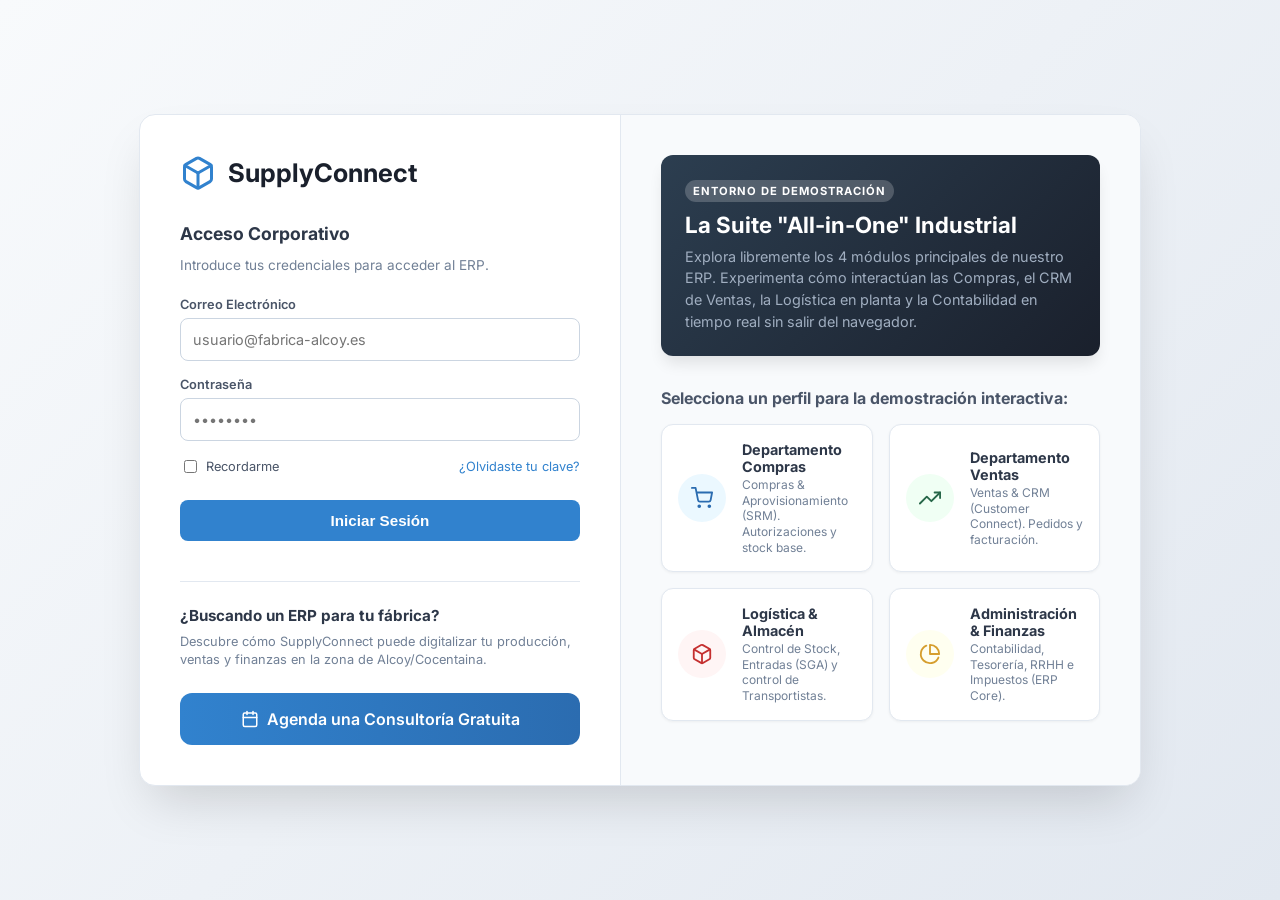
<file: index.html>
<!doctype html>
<html lang="es">
  <head>
    <meta charset="UTF-8" />
    <meta name="viewport" content="width=device-width, initial-scale=1.0" />
    <title>SupplyConnect - Acceso Corporativo</title>
    <link href="https://fonts.googleapis.com/css2?family=Inter:wght@300;400;500;600;700&display=swap" rel="stylesheet" />

    <link rel="icon" type="image/svg+xml" href="data:image/svg+xml,<svg xmlns='http://www.w3.org/2000/svg' viewBox='0 0 24 24' fill='none' stroke='%233182ce' stroke-width='2' stroke-linecap='round' stroke-linejoin='round'><path d='M21 16V8a2 2 0 0 0-1-1.73l-7-4a2 2 0 0 0-2 0l-7 4A2 2 0 0 0 3 8v8a2 2 0 0 0 1 1.73l7 4a2 2 0 0 0 2 0l7-4A2 2 0 0 0 21 16z'></path><polyline points='3.27 6.96 12 12.01 20.73 6.96'></polyline><line x1='12' y1='22.08' x2='12' y2='12'></line></svg>">
    <!-- SEO y Redes Sociales (Open Graph para Miniaturas) -->
    <meta property="og:title" content="SupplyConnect - Suite ERP Industrial" />
    <meta property="og:description" content="Plataforma integral de gestión para Compras, Ventas, Logística y Finanzas en entorno industrial." />
    <meta property="og:type" content="website" />
    <meta property="og:url" content="https://mndesignweb.es/supplyconnect/" />
    <!-- Miniatura que se verá al compartir el enlace (Sube una imagen de 1200x630px llamada og-image.jpg a la carpeta) -->
    <meta property="og:image" content="https://mndesignweb.es/supplyconnect/og-image.jpg" />
    <style>
      /* ========================================================
        ESTILIZACIÓN DE LA BARRA DE DESPLAZAMIENTO (SCROLLBAR)
        ======================================================== */

      /* 1. Anchura y altura general de la barra */
      ::-webkit-scrollbar {
        width: 8px; /* Más fina que la de Windows (suele ser 16px) */
        height: 8px; /* Para los scrolls horizontales en tablas */
      }

      /* 2. El "carril" o fondo por donde se desliza la barra */
      ::-webkit-scrollbar-track {
        background-color: transparent; /* Transparente para que no ensucie el diseño */
        border-radius: 10px;
      }

      /* 3. La "píldora" (el pulgar) que el usuario arrastra */
      ::-webkit-scrollbar-thumb {
        background-color: #cbd5e1; /* Un gris muy suave y elegante (var(--border-color)) */
        border-radius: 10px;       /* Bordes redondeados */
        border: 2px solid transparent; /* Truco para darle un poco de "margen" invisible */
        background-clip: padding-box;  /* Hace que el borde transparente se respete */
      }

      /* 4. La píldora cuando pasas el ratón por encima (Hover) */
      ::-webkit-scrollbar-thumb:hover {
        background-color: #94a3b8; /* Un gris un poco más oscuro al interactuar */
      }

      /* Soporte para Firefox (usa un estándar diferente, más limitado) */
      * {
        scrollbar-width: thin;          /* Barra más fina */
        scrollbar-color: #cbd5e1 transparent; /* Color del thumb y del track */
      }
      
      body {
        margin: 0;
        font-family: 'Inter', sans-serif;
        background: linear-gradient(135deg, #f8fafc 0%, #e2e8f0 100%);
        min-height: 100vh;
        display: flex;
        align-items: center;
        justify-content: center;
        padding: 40px 20px;
        box-sizing: border-box;
      }

      .login-wrapper {
        display: flex;
        background: white;
        border-radius: 16px;
        box-shadow: 0 25px 50px -12px rgba(0, 0, 0, 0.15);
        border: 1px solid #e2e8f0;
        max-width: 1000px;
        width: 100%;
        overflow: hidden;
        flex-direction: row;
      }

      .login-col-left {
        width: 400px;
        padding: 40px;
        display: flex;
        flex-direction: column;
        justify-content: space-between;
        flex-shrink: 0;
      }

      .login-col-right {
        flex-grow: 1;
        background-color: #f8fafc;
        padding: 40px;
        border-left: 1px solid #e2e8f0;
        display: flex;
        flex-direction: column;
      }

      /* Hover Effects para los botones de Demo */
      .demo-card {
        text-decoration: none;
        display: flex;
        align-items: center;
        padding: 16px;
        gap: 16px;
        border: 1px solid #e2e8f0;
        border-radius: 12px;
        background: white;
        transition: all 0.2s ease;
        box-shadow: 0 1px 3px rgba(0,0,0,0.05);
      }
      .demo-card:hover {
        transform: translateY(-2px);
        box-shadow: 0 10px 15px -3px rgba(0, 0, 0, 0.1);
        border-color: #cbd5e1;
      }

      /* Botón Consultoría Animado */
      .cta-consultoria {
        background: linear-gradient(to right, #3182ce, #2b6cb0);
        color: white;
        padding: 16px;
        border-radius: 12px;
        text-decoration: none;
        font-weight: 600;
        margin-top: 24px;
        transition: transform 0.2s ease, box-shadow 0.2s ease;
        display: flex;
        align-items: center;
        justify-content: center;
        gap: 8px;
      }
      .cta-consultoria:hover {
        transform: scale(1.02);
        box-shadow: 0 10px 15px -3px rgba(49, 130, 206, 0.3);
      }

      /* Responsive (Móviles) */
      @media (max-width: 850px) {
        .login-wrapper {
          flex-direction: column;
        }
        .login-col-left {
          width: 100%;
          border-bottom: 1px solid #e2e8f0;
        }
      }
    </style>
  </head>
  <body>

    <div class="login-wrapper">
      
      <!-- COLUMNA IZQUIERDA (Formulario y CTA) -->
      <div class="login-col-left">
        <div>
          <!-- Logo y Título -->
          <div style="display: flex; align-items: center; gap: 12px; margin-bottom: 32px;">
            <svg width="36" height="36" viewBox="0 0 24 24" fill="none" stroke="currentColor" stroke-width="2" stroke-linecap="round" stroke-linejoin="round" style="color: #3182ce;">
              <path d="M21 16V8a2 2 0 0 0-1-1.73l-7-4a2 2 0 0 0-2 0l-7 4A2 2 0 0 0 3 8v8a2 2 0 0 0 1 1.73l7 4a2 2 0 0 0 2 0l7-4A2 2 0 0 0 21 16z"></path>
              <polyline points="3.27 6.96 12 12.01 20.73 6.96"></polyline>
              <line x1="12" y1="22.08" x2="12" y2="12"></line>
            </svg>
            <h2 style="font-size: 1.6rem; color: #1a202c; margin: 0; font-weight: 700;">SupplyConnect</h2>
          </div>

          <h3 style="font-size: 1.1rem; color: #2d3748; margin-bottom: 8px;">Acceso Corporativo</h3>
          <p style="font-size: 0.85rem; color: #718096; margin-bottom: 24px;">Introduce tus credenciales para acceder al ERP.</p>

          <!-- Formulario -->
          <form onsubmit="event.preventDefault(); window.location.href='compras.html?user=carlos';" style="display: flex; flex-direction: column; gap: 16px;">
            <div>
              <label style="display: block; font-size: 0.8rem; font-weight: 600; color: #4a5568; margin-bottom: 6px;">Correo Electrónico</label>
              <input type="email" placeholder="usuario@fabrica-alcoy.es" required style="width: 100%; padding: 12px; border: 1px solid #cbd5e1; border-radius: 8px; font-family: inherit; font-size: 0.9rem; box-sizing: border-box;" />
            </div>
            <div>
              <label style="display: block; font-size: 0.8rem; font-weight: 600; color: #4a5568; margin-bottom: 6px;">Contraseña</label>
              <input type="password" placeholder="••••••••" required style="width: 100%; padding: 12px; border: 1px solid #cbd5e1; border-radius: 8px; font-family: inherit; font-size: 0.9rem; box-sizing: border-box;" />
            </div>
            
            <div style="display: flex; justify-content: space-between; align-items: center; font-size: 0.8rem;">
              <label style="display: flex; align-items: center; gap: 6px; color: #4a5568; cursor: pointer;">
                <input type="checkbox" /> Recordarme
              </label>
              <a href="#" style="color: #3182ce; text-decoration: none;">¿Olvidaste tu clave?</a>
            </div>

            <button type="submit" style="background-color: #3182ce; color: white; border: none; padding: 12px; border-radius: 8px; font-weight: 600; font-size: 0.95rem; cursor: pointer; transition: background 0.2s; margin-top: 8px;" onmouseover="this.style.backgroundColor='#2b6cb0'" onmouseout="this.style.backgroundColor='#3182ce'">Iniciar Sesión</button>
          </form>
        </div>

        <!-- Call To Action (Consultoría) -->
        <div style="margin-top: 40px; border-top: 1px solid #e2e8f0; padding-top: 24px;">
          <h4 style="font-size: 0.95rem; color: #2d3748; margin: 0 0 8px 0;">¿Buscando un ERP para tu fábrica?</h4>
          <p style="font-size: 0.8rem; color: #718096; margin: 0 0 16px 0; line-height: 1.4;">Descubre cómo SupplyConnect puede digitalizar tu producción, ventas y finanzas en la zona de Alcoy/Cocentaina.</p>
          <a href="#" onclick="alert('Aquí abrirías Calendly o redirigirías a tu página de contacto')" class="cta-consultoria">
            <svg width="18" height="18" viewBox="0 0 24 24" fill="none" stroke="currentColor" stroke-width="2" stroke-linecap="round" stroke-linejoin="round">
              <rect x="3" y="4" width="18" height="18" rx="2" ry="2"></rect>
              <line x1="16" y1="2" x2="16" y2="6"></line>
              <line x1="8" y1="2" x2="8" y2="6"></line>
              <line x1="3" y1="10" x2="21" y2="10"></line>
            </svg>
            Agenda una Consultoría Gratuita
          </a>
        </div>
      </div>

      <!-- COLUMNA DERECHA (Banner y Demo) -->
      <div class="login-col-right">
        
        <!-- Banner Explicativo -->
        <div style="background: linear-gradient(135deg, #2c3e50 0%, #1a202c 100%); border-radius: 12px; padding: 24px; color: white; margin-bottom: 32px; box-shadow: 0 10px 15px -3px rgba(0,0,0,0.1);">
          <span style="background-color: rgba(255,255,255,0.2); font-size: 0.7rem; font-weight: 700; padding: 4px 8px; border-radius: 16px; text-transform: uppercase; letter-spacing: 1px;">Entorno de Demostración</span>
          <h2 style="font-size: 1.4rem; margin: 12px 0 8px 0;">La Suite "All-in-One" Industrial</h2>
          <p style="font-size: 0.9rem; color: #a0aec0; margin: 0; line-height: 1.5;">
            Explora libremente los 4 módulos principales de nuestro ERP. Experimenta cómo interactúan las Compras, el CRM de Ventas, la Logística en planta y la Contabilidad en tiempo real sin salir del navegador.
          </p>
        </div>

        <h3 style="font-size: 1rem; color: #4a5568; margin: 0 0 16px 0;">Selecciona un perfil para la demostración interactiva:</h3>

        <!-- Grid 2x2 para Accesos de Demo -->
        <div style="display: grid; grid-template-columns: 1fr 1fr; gap: 16px;">
          
          <!-- COMPRAS -->
          <a href="compras.html?user=carlos" class="demo-card">
            <div style="background-color: #ebf8ff; width: 48px; height: 48px; border-radius: 50%; display: flex; align-items: center; justify-content: center; flex-shrink: 0;">
              <svg width="22" height="22" viewBox="0 0 24 24" fill="none" stroke="#2b6cb0" stroke-width="2" stroke-linecap="round" stroke-linejoin="round">
                <circle cx="9" cy="21" r="1"></circle>
                <circle cx="20" cy="21" r="1"></circle>
                <path d="M1 1h4l2.68 13.39a2 2 0 0 0 2 1.61h9.72a2 2 0 0 0 2-1.61L23 6H6"></path>
              </svg>
            </div>
            <div>
              <strong style="display: block; font-size: 0.9rem; color: #2d3748; margin-bottom: 2px;">Departamento Compras</strong>
              <span style="font-size: 0.75rem; color: #718096; display: block; line-height: 1.3;">Compras & Aprovisionamiento (SRM). Autorizaciones y stock base.</span>
            </div>
          </a>

          <!-- VENTAS -->
          <a href="ventas.html" class="demo-card">
            <div style="background-color: #f0fff4; width: 48px; height: 48px; border-radius: 50%; display: flex; align-items: center; justify-content: center; flex-shrink: 0;">
              <svg width="22" height="22" viewBox="0 0 24 24" fill="none" stroke="#276749" stroke-width="2" stroke-linecap="round" stroke-linejoin="round">
                <polyline points="23 6 13.5 15.5 8.5 10.5 1 18"></polyline>
                <polyline points="17 6 23 6 23 12"></polyline>
              </svg>
            </div>
            <div>
              <strong style="display: block; font-size: 0.9rem; color: #2d3748; margin-bottom: 2px;">Departamento Ventas</strong>
              <span style="font-size: 0.75rem; color: #718096; display: block; line-height: 1.3;">Ventas & CRM (Customer Connect). Pedidos y facturación.</span>
            </div>
          </a>

          <!-- ALMACÉN -->
          <a href="almacen.html" class="demo-card">
            <div style="background-color: #fff5f5; width: 48px; height: 48px; border-radius: 50%; display: flex; align-items: center; justify-content: center; flex-shrink: 0;">
              <svg width="22" height="22" viewBox="0 0 24 24" fill="none" stroke="#c53030" stroke-width="2" stroke-linecap="round" stroke-linejoin="round">
                <path d="M21 16V8a2 2 0 0 0-1-1.73l-7-4a2 2 0 0 0-2 0l-7 4A2 2 0 0 0 3 8v8a2 2 0 0 0 1 1.73l7 4a2 2 0 0 0 2 0l7-4A2 2 0 0 0 21 16z"></path>
                <polyline points="3.27 6.96 12 12.01 20.73 6.96"></polyline>
                <line x1="12" y1="22.08" x2="12" y2="12"></line>
              </svg>
            </div>
            <div>
              <strong style="display: block; font-size: 0.9rem; color: #2d3748; margin-bottom: 2px;">Logística & Almacén</strong>
              <span style="font-size: 0.75rem; color: #718096; display: block; line-height: 1.3;">Control de Stock, Entradas (SGA) y control de Transportistas.</span>
            </div>
          </a>

          <!-- FINANZAS -->
          <a href="finanzas.html" class="demo-card">
            <div style="background-color: #fffff0; width: 48px; height: 48px; border-radius: 50%; display: flex; align-items: center; justify-content: center; flex-shrink: 0;">
              <svg width="22" height="22" viewBox="0 0 24 24" fill="none" stroke="#d69e2e" stroke-width="2" stroke-linecap="round" stroke-linejoin="round">
                <path d="M21.21 15.89A10 10 0 1 1 8 2.83"></path>
                <path d="M22 12A10 10 0 0 0 12 2v10z"></path>
              </svg>
            </div>
            <div>
              <strong style="display: block; font-size: 0.9rem; color: #2d3748; margin-bottom: 2px;">Administración & Finanzas</strong>
              <span style="font-size: 0.75rem; color: #718096; display: block; line-height: 1.3;">Contabilidad, Tesorería, RRHH e Impuestos (ERP Core).</span>
            </div>
          </a>

        </div>

      </div>
    </div>

  </body>
</html>
</file>
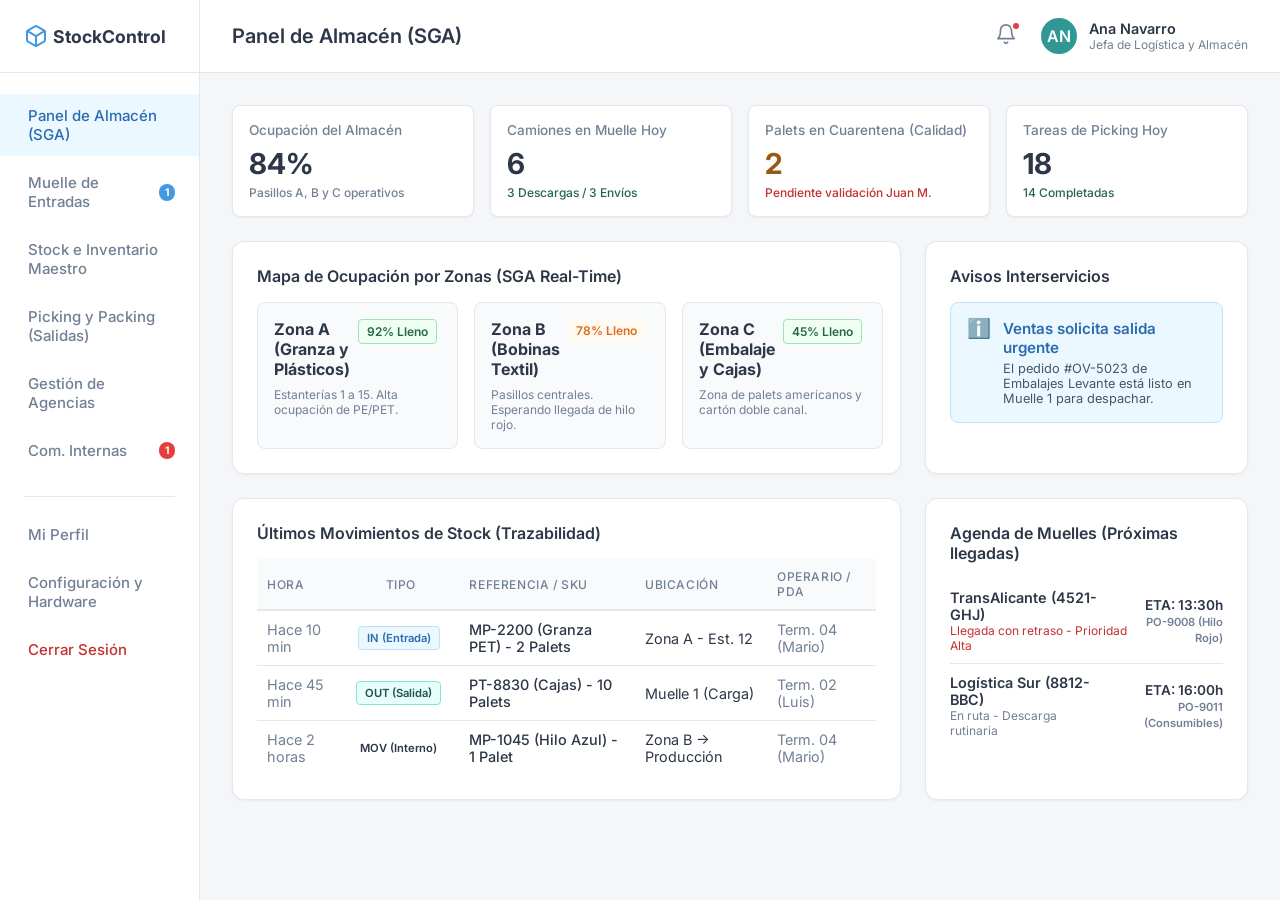
<file: almacen.html>
<!doctype html>
<html lang="es">
  <head>
    <meta charset="UTF-8" />
    <meta name="viewport" content="width=device-width, initial-scale=1.0" />
    <title>StockControl(SGA) - Acceso Logística</title>
    <link href="https://fonts.googleapis.com/css2?family=Inter:wght@300;400;500;600;700&display=swap" rel="stylesheet" />
    <link rel="stylesheet" href="style.css" />
    <link rel="icon" type="image/svg+xml" href="data:image/svg+xml,<svg xmlns='http://www.w3.org/2000/svg' viewBox='0 0 24 24' fill='none' stroke='%233182ce' stroke-width='2' stroke-linecap='round' stroke-linejoin='round'><path d='M21 16V8a2 2 0 0 0-1-1.73l-7-4a2 2 0 0 0-2 0l-7 4A2 2 0 0 0 3 8v8a2 2 0 0 0 1 1.73l7 4a2 2 0 0 0 2 0l7-4A2 2 0 0 0 21 16z'></path><polyline points='3.27 6.96 12 12.01 20.73 6.96'></polyline><line x1='12' y1='22.08' x2='12' y2='12'></line></svg>">    <!-- SEO y Redes Sociales (Open Graph para Miniaturas) -->
    <meta property="og:title" content="SupplyConnect - Suite ERP Industrial" />
    <meta property="og:description" content="Plataforma integral de gestión para Compras, Ventas, Logística y Finanzas en entorno industrial." />
    <meta property="og:type" content="website" />
    <meta property="og:url" content="https://mndesignweb.es/supplyconnect/almacen" />
    <!-- Miniatura que se verá al compartir el enlace (Sube una imagen de 1200x630px llamada og-image.jpg a la carpeta) -->
    <meta property="og:image" content="https://mndesignweb.es/supplyconnect/og-image.jpg" />
  </head>
  <body>
    <aside class="sidebar">
      <div class="sidebar-header">
        <svg width="24" height="24" viewBox="0 0 24 24" fill="none" stroke="currentColor" stroke-width="2" stroke-linecap="round" stroke-linejoin="round" style="color: var(--primary)">
          <path d="M21 16V8a2 2 0 0 0-1-1.73l-7-4a2 2 0 0 0-2 0l-7 4A2 2 0 0 0 3 8v8a2 2 0 0 0 1 1.73l7 4a2 2 0 0 0 2 0l7-4A2 2 0 0 0 21 16z"></path>
          <polyline points="3.27 6.96 12 12.01 20.73 6.96"></polyline>
          <line x1="12" y1="22.08" x2="12" y2="12"></line>
        </svg>
        <h2>StockControl</h2>
      </div>
      <nav class="sidebar-nav">
        <a class="nav-item active" data-target="dashboard-almacen" onclick="activateNav(this)">Panel de Almacén (SGA)</a>
        <a class="nav-item" data-target="recepcion" onclick="activateNav(this)">
          Muelle de Entradas <span style="margin-left: auto; background-color: var(--primary); color: white; font-size: 0.65rem; padding: 2px 6px; border-radius: 10px; font-weight: 700;">1</span>
        </a>
        <a class="nav-item" data-target="inventario" onclick="activateNav(this)">Stock e Inventario Maestro</a>
        <a class="nav-item" data-target="picking" onclick="activateNav(this)">Picking y Packing (Salidas)</a>
        <a class="nav-item" data-target="agencias" onclick="activateNav(this)">Gestión de Agencias</a>
        <a class="nav-item" data-target="comunicaciones" onclick="activateNav(this)">
          Com. Internas <span style="margin-left: auto; background-color: #e53e3e; color: white; font-size: 0.65rem; padding: 2px 6px; border-radius: 10px; font-weight: 700;">1</span>
        </a>
        
        <div style="height: 1px; background-color: var(--border-color); margin: 24px 24px 16px 24px;"></div>
        
        <a class="nav-item" data-target="mi-perfil" onclick="activateNav(this)">Mi Perfil</a>
        <a class="nav-item" data-target="configuracion-sga" onclick="activateNav(this)">Configuración y Hardware</a>
        <a class="nav-item" style="color: var(--alert-text); margin-top: auto;" href="index.html">Cerrar Sesión</a>
      </nav>
    </aside>

    <div class="main-content">
      <header class="topbar">
        <div class="topbar-title">
          <h1 id="topbar-title-text">Panel de Almacén (SGA)</h1>
        </div>
        <div class="user-profile">
          <div class="notification-bell" onclick="toggleNotificaciones()">
            <svg width="22" height="22" viewBox="0 0 24 24" fill="none" stroke="currentColor" stroke-width="1.8" stroke-linecap="round" stroke-linejoin="round">
              <path d="M18 8A6 6 0 0 0 6 8c0 7-3 9-3 9h18s-3-2-3-9"></path>
              <path d="M13.73 21a2 2 0 0 1-3.46 0"></path>
            </svg>
            <div class="notification-dot"></div>
          </div>
          <div style="display: flex; align-items: center; gap: 12px; margin-left: 8px;">
            <div class="avatar" style="background-color: #319795;">AN</div>
            <div class="user-info">
              <span class="user-name">Ana Navarro</span>
              <span class="user-role">Jefa de Logística y Almacén</span>
            </div>
          </div>
        </div>
      </header>

      <main class="dashboard-container">
        
        <!-- VISTA: DASHBOARD ALMACÉN -->
        <section id="dashboard-almacen" class="view-section active">
          <div class="dashboard-grid">
            
            <!-- KPIs (Fila 1) -->
            <div class="kpi-container col-span-12">
              <div class="kpi-card">
                <div class="kpi-title">Ocupación del Almacén</div>
                <div class="kpi-value">84%</div>
                <div class="kpi-trend neutral">Pasillos A, B y C operativos</div>
              </div>
              <div class="kpi-card">
                <div class="kpi-title">Camiones en Muelle Hoy</div>
                <div class="kpi-value">6</div>
                <div class="kpi-trend positive">3 Descargas / 3 Envíos</div>
              </div>
              <div class="kpi-card">
                <div class="kpi-title">Palets en Cuarentena (Calidad)</div>
                <div class="kpi-value" style="color: var(--warning-text);">2</div>
                <div class="kpi-trend negative">Pendiente validación Juan M.</div>
              </div>
              <div class="kpi-card">
                <div class="kpi-title">Tareas de Picking Hoy</div>
                <div class="kpi-value">18</div>
                <div class="kpi-trend positive">14 Completadas</div>
              </div>
            </div>

            <!-- Mapa de Stock en Tiempo Real (Fila 2 - Izquierda) -->
            <div class="card col-span-8">
              <div class="card-header"><h3 class="card-title">Mapa de Ocupación por Zonas (SGA Real-Time)</h3></div>
              <div style="display: grid; grid-template-columns: repeat(3, 1fr); gap: 16px; margin-top: 10px;">
                <div style="background-color: #f8fafc; border: 1px solid var(--border-color); padding: 16px; border-radius: 8px;">
                  <div style="display: flex; justify-content: space-between; align-items: flex-start; gap: 8px; margin-bottom: 8px;">
                    <strong>Zona A (Granza y Plásticos)</strong>
                    <span class="tag tag-success" style="white-space: nowrap;">92% Lleno</span>
                  </div>
                  <p style="font-size: 0.75rem; color: var(--text-muted);">Estanterías 1 a 15. Alta ocupación de PE/PET.</p>
                </div>
                
                <div style="background-color: #f8fafc; border: 1px solid var(--border-color); padding: 16px; border-radius: 8px;">
                  <div style="display: flex; justify-content: space-between; align-items: flex-start; gap: 8px; margin-bottom: 8px;">
                    <strong>Zona B (Bobinas Textil)</strong>
                    <span class="tag tag-warning" style="background: #fffaf0; color: #dd6b20; border-color: #fbd38d; white-space: nowrap;">78% Lleno</span>
                  </div>
                  <p style="font-size: 0.75rem; color: var(--text-muted);">Pasillos centrales. Esperando llegada de hilo rojo.</p>
                </div>
                
                <div style="background-color: #f8fafc; border: 1px solid var(--border-color); padding: 16px; border-radius: 8px;">
                  <div style="display: flex; justify-content: space-between; align-items: flex-start; gap: 8px; margin-bottom: 8px;">
                    <strong>Zona C (Embalaje y Cajas)</strong>
                    <span class="tag tag-success" style="white-space: nowrap;">45% Lleno</span>
                  </div>
                  <p style="font-size: 0.75rem; color: var(--text-muted);">Zona de palets americanos y cartón doble canal.</p>
                </div>
              </div>
            </div>

            <!-- Alerta de Enlaces (Fila 2 - Derecha) -->
            <div class="card col-span-4">
              <div class="card-header"><h3 class="card-title">Avisos Interservicios</h3></div>
              <div class="alert-box" style="background-color: #ebf8ff; border-color: #bee3f8; margin-bottom: 12px;">
                <div class="alert-icon" style="color: #2b6cb0;">ℹ️</div>
                <div class="alert-content">
                  <p style="color: #2b6cb0; font-weight: 600;">Ventas solicita salida urgente</p>
                  <span style="color: #4a5568; font-size: 0.8rem;">El pedido #OV-5023 de Embalajes Levante está listo en Muelle 1 para despachar.</span>
                </div>
              </div>
            </div>

            <!-- Últimos Movimientos (Fila 3 - Izquierda) -->
            <div class="card col-span-8">
              <div class="card-header"><h3 class="card-title">Últimos Movimientos de Stock (Trazabilidad)</h3></div>
              <div class="table-container">
                <table style="width: 100%; font-size: 0.85rem;">
                  <thead style="background-color: #f8fafc; border-bottom: 2px solid var(--border-color);">
                    <tr>
                      <th style="padding: 10px; text-align: left;">Hora</th>
                      <th style="padding: 10px; text-align: center;">Tipo</th>
                      <th style="padding: 10px; text-align: left;">Referencia / SKU</th>
                      <th style="padding: 10px; text-align: left;">Ubicación</th>
                      <th style="padding: 10px; text-align: left;">Operario / PDA</th>
                    </tr>
                  </thead>
                  <tbody>
                    <tr style="border-bottom: 1px solid var(--border-color);">
                      <td style="padding: 10px; color: var(--text-muted);">Hace 10 min</td>
                      <td style="padding: 10px; text-align: center;"><span class="tag tag-info" style="font-size: 0.7rem;">IN (Entrada)</span></td>
                      <td style="padding: 10px; font-weight: 500;">MP-2200 (Granza PET) - 2 Palets</td>
                      <td style="padding: 10px;">Zona A - Est. 12</td>
                      <td style="padding: 10px; color: var(--text-muted);">Term. 04 (Mario)</td>
                    </tr>
                    <tr style="border-bottom: 1px solid var(--border-color);">
                      <td style="padding: 10px; color: var(--text-muted);">Hace 45 min</td>
                      <td style="padding: 10px; text-align: center;"><span class="tag tag-success" style="font-size: 0.7rem; background-color: #e6fffa; color: #234e52; border-color: #81e6d9;">OUT (Salida)</span></td>
                      <td style="padding: 10px; font-weight: 500;">PT-8830 (Cajas) - 10 Palets</td>
                      <td style="padding: 10px;">Muelle 1 (Carga)</td>
                      <td style="padding: 10px; color: var(--text-muted);">Term. 02 (Luis)</td>
                    </tr>
                    <tr>
                      <td style="padding: 10px; color: var(--text-muted);">Hace 2 horas</td>
                      <td style="padding: 10px; text-align: center;"><span class="tag tag-warning" style="font-size: 0.7rem;">MOV (Interno)</span></td>
                      <td style="padding: 10px; font-weight: 500;">MP-1045 (Hilo Azul) - 1 Palet</td>
                      <td style="padding: 10px;">Zona B → Producción</td>
                      <td style="padding: 10px; color: var(--text-muted);">Term. 04 (Mario)</td>
                    </tr>
                  </tbody>
                </table>
              </div>
            </div>

            <!-- Agenda de Muelles (Fila 3 - Derecha) -->
            <div class="card col-span-4">
              <div class="card-header"><h3 class="card-title">Agenda de Muelles (Próximas llegadas)</h3></div>
              <ul class="score-list" style="margin-top: 10px;">
                <li class="score-item" style="padding: 10px 0;">
                  <div class="score-info">
                    <h4 style="font-size: 0.9rem; margin: 0;">TransAlicante (4521-GHJ)</h4>
                    <p style="font-size: 0.75rem; color: var(--alert-text);">Llegada con retraso - Prioridad Alta</p>
                  </div>
                  <div style="font-weight: 600; font-size: 0.85rem; text-align: right;">
                    ETA: 13:30h<br>
                    <span style="font-size: 0.7rem; color: var(--text-muted);">PO-9008 (Hilo Rojo)</span>
                  </div>
                </li>
                <li class="score-item" style="padding: 10px 0; border-bottom: none;">
                  <div class="score-info">
                    <h4 style="font-size: 0.9rem; margin: 0;">Logística Sur (8812-BBC)</h4>
                    <p style="font-size: 0.75rem; color: var(--text-muted);">En ruta - Descarga rutinaria</p>
                  </div>
                  <div style="font-weight: 600; font-size: 0.85rem; text-align: right;">
                    ETA: 16:00h<br>
                    <span style="font-size: 0.7rem; color: var(--text-muted);">PO-9011 (Consumibles)</span>
                  </div>
                </li>
              </ul>
            </div>

          </div>
        </section>

        <!-- VISTA: MUELLE DE ENTRADAS (Conectado con Compras / PO) -->
        <section id="recepcion" class="view-section">
          
          <!-- KPIs del Muelle -->
          <div class="kpi-container col-span-12" style="margin-bottom: 24px;">
            <div class="kpi-card">
              <div class="kpi-title">Camiones en Espera</div>
              <div class="kpi-value">2</div>
              <div class="kpi-trend neutral">Parking Exterior</div>
            </div>
            <div class="kpi-card">
              <div class="kpi-title">Descargas en Curso</div>
              <div class="kpi-value">1</div>
              <div class="kpi-trend positive">Muelle 2 ocupado</div>
            </div>
            <div class="kpi-card">
              <div class="kpi-title">Mercancía Recibida (Hoy)</div>
              <div class="kpi-value">14 Palets</div>
              <div class="kpi-trend positive">Todo OK - Sin incidencias</div>
            </div>
          </div>

          <div class="card">
            <div class="card-header" style="display: flex; justify-content: space-between; align-items: center; flex-wrap: wrap; gap: 16px;">
              <h3 class="card-title">Recepción de Mercancías (Órdenes de Compra - SRM)</h3>
              <div style="display: flex; gap: 12px; align-items: center;">
                <div class="search-box">
                  <input type="text" placeholder="Buscar por Matrícula, PO o Proveedor..." style="padding: 8px 12px; border: 1px solid var(--border-color); border-radius: var(--radius-md); min-width: 250px;" />
                </div>
                <button class="btn btn-primary" onclick="openModal('registrarCamionModal')">+ Registrar Entrada Camión</button>
              </div>
            </div>
            <div class="table-container">
              <table style="width: 100%; font-size: 0.85rem; border-collapse: collapse;">
                <thead style="background-color: #f8fafc; border-bottom: 2px solid var(--border-color);">
                  <tr>
                    <th style="padding: 12px; text-align: left;">Referencia PO</th>
                    <th style="padding: 12px; text-align: left;">Proveedor</th>
                    <th style="padding: 12px; text-align: left;">Llegada Prevista</th>
                    <th style="padding: 12px; text-align: left;">Mercancía Esperada</th>
                    <th style="padding: 12px; text-align: center;">Matrícula / Transportista</th>
                    <th style="padding: 12px; text-align: center;">Estado Muelle</th>
                    <th style="padding: 12px; text-align: right;">Acciones SGA</th>
                  </tr>
                </thead>
                <tbody>
                  <!-- Camión Retrasado -->
                  <tr style="border-bottom: 1px solid var(--border-color);">
                    <td style="padding: 12px; font-weight: 600; color: var(--primary);">#PO-9008</td>
                    <td style="padding: 12px; font-weight: 500;">Hilaturas Alcoyanas</td>
                    <td style="padding: 12px; color: var(--alert-text); font-weight: 500;">Hoy - 13:30h</td>
                    <td style="padding: 12px; color: var(--text-muted);">
                      Bobinas Poliéster (Base) - 200kg<br>
                      <span style="font-size: 0.75rem; color: #718096;">Destino Previsto: Zona B</span>
                    </td>
                    <td style="padding: 12px; text-align: center;">4521-GHJ (TransAlicante)</td>
                    <td style="padding: 12px; text-align: center;"><span class="tag tag-warning" style="background: #fffaf0; color: #dd6b20; border-color: #fbd38d;">En Tránsito (Retrasado)</span></td>
                    <td style="padding: 12px; text-align: right; vertical-align: middle;">
                      <button class="btn btn-outline"  onclick="openModal('avisarDescargaModal')">Avisar Descarga</button>
                    </td>
                  </tr>
                  
                  <!-- Camión en Muelle Listo para Escanear -->
                  <tr style="border-bottom: 1px solid var(--border-color); background-color: #f0fff4;">
                    <td style="padding: 12px; font-weight: 600; color: var(--primary);">#PO-9010</td>
                    <td style="padding: 12px; font-weight: 500;">Plásticos Paco SL</td>
                    <td style="padding: 12px; color: var(--success-text); font-weight: 500;">Hoy - 10:15h (En Muelle)</td>
                    <td style="padding: 12px; color: var(--text-muted);">
                      Granza PE Inyección (1500kg)<br>
                      <span style="font-size: 0.75rem; color: #718096;">Destino Previsto: Zona A</span>
                    </td>
                    <td style="padding: 12px; text-align: center; font-weight: 600;">8812-BBC (Logística Sur)</td>
                    <td style="padding: 12px; text-align: center;"><span class="tag tag-success">En Muelle 2 (Descargando)</span></td>
                    <td style="padding: 12px; text-align: right; vertical-align: middle;">
                      <div style="display: flex; justify-content: flex-end; gap: 8px;">
                        <button class="btn btn-outline" style="padding: 4px 8px; font-size: 0.75rem; border-color: #e53e3e; color: #e53e3e;" onclick="showToast('Marcado con incidencia de calidad', 'error')">⚠️ Incidencia</button>
                        <button class="btn btn-primary" style="padding: 4px 8px; font-size: 0.75rem;" onclick="openModal('escanearStockModal')">Escanear y Meter en Stock</button>
                      </div>
                    </td>
                  </tr>

                  <!-- Camión en Parking Esperando -->
                  <tr>
                    <td style="padding: 12px; font-weight: 600; color: var(--primary);">#PO-9012</td>
                    <td style="padding: 12px; font-weight: 500;">Suministros Industriales SA</td>
                    <td style="padding: 12px; color: var(--text-main); font-weight: 500;">Hoy - 14:00h</td>
                    <td style="padding: 12px; color: var(--text-muted);">
                      Palets Europeos Vacíos (100 Ud)<br>
                      <span style="font-size: 0.75rem; color: #718096;">Destino Previsto: Zona C</span>
                    </td>
                    <td style="padding: 12px; text-align: center;">9011-KLM (Autónomo)</td>
                    <td style="padding: 12px; text-align: center;"><span class="tag tag-neutral">En Parking (Esperando)</span></td>
                    <td style="padding: 12px; text-align: right; vertical-align: middle;">
                      <button class="btn btn-outline" onclick="openModal('asignarMuelleModal')">Asignar Muelle</button>
                    </td>
                  </tr>
                </tbody>
              </table>
            </div>
          </div>
        </section>

        <!-- VISTA: STOCK E INVENTARIO MAESTRO -->
        <section id="inventario" class="view-section">
          <div class="card">
            <div class="card-header" style="display: flex; justify-content: space-between; align-items: center; flex-wrap: wrap; gap: 16px;">
              <h3 class="card-title">Control de Inventario y Maestro de Artículos</h3>
              <div style="display: flex; gap: 12px; align-items: center;">
                <div class="search-box">
                  <input type="text" placeholder="Buscar por SKU, lote o nombre..." style="padding: 8px 12px; border: 1px solid var(--border-color); border-radius: var(--radius-md); min-width: 250px;" />
                </div>
                <button class="btn btn-outline" onclick="openModal('ajusteStockModal')">± Ajuste de Stock</button>
                <button class="btn btn-primary" onclick="openModal('nuevoArticuloModal')">+ Nuevo Artículo (SKU)</button>
              </div>
            </div>

            <div class="table-container">
              <table style="width: 100%; font-size: 0.85rem; border-collapse: collapse;">
                <thead style="background-color: #f8fafc; border-bottom: 2px solid var(--border-color);">
                  <tr>
                    <th style="padding: 12px; text-align: left;">SKU / Referencia</th>
                    <th style="padding: 12px; text-align: left;">Descripción del Artículo</th>
                    <th style="padding: 12px; text-align: left;">Tipo</th>
                    <th style="padding: 12px; text-align: right;">Stock Actual</th>
                    <th style="padding: 12px; text-align: center;">Ubicación Principal</th>
                    <th style="padding: 12px; text-align: center;">Estado</th>
                    <th style="padding: 12px; text-align: right;">Acciones</th>
                  </tr>
                </thead>
                <tbody>
                  <!-- Producto Terminado -->
                  <tr style="border-bottom: 1px solid var(--border-color);">
                    <td style="padding: 12px; font-weight: 600; color: var(--text-main);">PT-8830</td>
                    <td style="padding: 12px; font-weight: 500;">Cajas Doble Canal (Palet 120x80)</td>
                    <td style="padding: 12px;"><span class="tag tag-success">Prod. Terminado</span></td>
                    <td style="padding: 12px; text-align: right; font-weight: 600;">14 Palets</td>
                    <td style="padding: 12px; text-align: center;">Zona C - Estantería 04</td>
                    <td style="padding: 12px; text-align: center;"><span class="tag tag-success" style="background-color: #e6fffa; color: #234e52; border-color: #81e6d9;">Óptimo</span></td>
                    <td style="padding: 12px; text-align: right;">
                      <button class="btn btn-outline"  onclick="activateNav({ classList: { add: () => {} }, getAttribute: () => 'ficha-producto', innerText: 'Ficha SKU: MP-1045' })">Ficha Completa</button>
                    </td>
                  </tr>

                  <!-- Materia Prima (Problema de la demo) -->
                  <tr style="border-bottom: 1px solid var(--border-color);">
                    <td style="padding: 12px; font-weight: 600; color: var(--text-main);">MP-1045</td>
                    <td style="padding: 12px; font-weight: 500;">Hilo Poliéster Rojo (Bobinas 10kg)</td>
                    <td style="padding: 12px;"><span class="tag tag-info">Materia Prima</span></td>
                    <td style="padding: 12px; text-align: right; font-weight: 600; color: var(--alert-text);">0 Kg</td>
                    <td style="padding: 12px; text-align: center;">Zona B - Pasillo Central</td>
                    <td style="padding: 12px; text-align: center;">
                      <span class="tag tag-warning" style="background-color: #fff5f5; color: #c53030; border-color: #feb2b2;">Rotura de Stock</span>
                    </td>
                    <td style="padding: 12px; text-align: right;">
                      <button class="btn btn-outline"  onclick="openModal('fichaArticuloModal')">Ficha Completa</button>
                    </td>
                  </tr>

                  <!-- Nuevos Artículos de Prueba -->
                  <tr style="border-bottom: 1px solid var(--border-color);">
                    <td style="padding: 12px; font-weight: 600; color: var(--text-main);">MP-1046</td>
                    <td style="padding: 12px; font-weight: 500;">Hilo Poliéster Azul Navy (Bobinas 10kg)</td>
                    <td style="padding: 12px;"><span class="tag tag-info">Materia Prima</span></td>
                    <td style="padding: 12px; text-align: right; font-weight: 600;">850 Kg</td>
                    <td style="padding: 12px; text-align: center;">Zona B - Pasillo Central</td>
                    <td style="padding: 12px; text-align: center;"><span class="tag tag-success" style="background-color: #e6fffa; color: #234e52; border-color: #81e6d9;">Óptimo</span></td>
                    <td style="padding: 12px; text-align: right;">
                      <button class="btn btn-outline"  onclick="openModal('fichaArticuloModal')">Ficha Completa</button>
                    </td>
                  </tr>
                  
                  <tr style="border-bottom: 1px solid var(--border-color);">
                    <td style="padding: 12px; font-weight: 600; color: var(--text-main);">EMB-0012</td>
                    <td style="padding: 12px; font-weight: 500;">Film Estirable Transparente (Rollo 2kg)</td>
                    <td style="padding: 12px;"><span class="tag tag-neutral">Consumible</span></td>
                    <td style="padding: 12px; text-align: right; font-weight: 600; color: #dd6b20;">12 Rollos</td>
                    <td style="padding: 12px; text-align: center;">Zona C - Estantería 01</td>
                    <td style="padding: 12px; text-align: center;"><span class="tag tag-warning" style="background: #fffaf0; color: #dd6b20; border-color: #fbd38d;">Bajo Mínimo</span></td>
                    <td style="padding: 12px; text-align: right;">
                      <button class="btn btn-outline"  onclick="openModal('fichaArticuloModal')">Ficha Completa</button>
                    </td>
                  </tr>

                  <!-- Materia Prima General -->
                  <tr>
                    <td style="padding: 12px; font-weight: 600; color: var(--text-main);">MP-2200</td>
                    <td style="padding: 12px; font-weight: 500;">Granza PET Transparente (Sacos 25kg)</td>
                    <td style="padding: 12px;"><span class="tag tag-info">Materia Prima</span></td>
                    <td style="padding: 12px; text-align: right; font-weight: 600;">3.450 Kg</td>
                    <td style="padding: 12px; text-align: center;">Zona A - Estantería 12</td>
                    <td style="padding: 12px; text-align: center;"><span class="tag tag-success" style="background-color: #e6fffa; color: #234e52; border-color: #81e6d9;">Óptimo</span></td>
                    <td style="padding: 12px; text-align: right;">
                      <button class="btn btn-outline"  onclick="openModal('fichaArticuloModal')">Ficha Completa</button>
                    </td>
                  </tr>
                </tbody>
              </table>
            </div>
          </div>
        </section>

        <!-- VISTA: FICHA COMPLETA DEL PRODUCTO (SKU) -->
        <section id="ficha-producto" class="view-section">
          <!-- Cabecera de Ficha -->
          <div style="display: flex; justify-content: space-between; align-items: flex-start; margin-bottom: 24px;">
            <div style="display: flex; gap: 20px; align-items: center;">
              <button class="btn btn-outline" onclick="document.querySelector('[data-target=\'inventario\']').click()" style="padding: 6px 12px">← Volver</button>
              <div>
                <div style="display: flex; gap: 8px; align-items: center; margin-bottom: 4px;">
                  <h2 style="font-size: 1.8rem; color: var(--text-main); margin: 0;">MP-1045</h2>
                  <span class="tag tag-info" style="font-size: 0.75rem;">Materia Prima</span>
                  <span class="tag tag-warning" style="background-color: #fff5f5; color: #c53030; border-color: #feb2b2; font-size: 0.75rem;">Rotura de Stock</span>
                </div>
                <p style="margin: 0; color: var(--text-muted); font-size: 1.1rem; font-weight: 500;">Hilo Poliéster Rojo (Bobinas 10kg)</p>
              </div>
            </div>
            <div style="display: flex; gap: 12px;">
              <button class="btn btn-outline" onclick="showToast('Habilitando edición de atributos...', 'info')">Editar Datos Maestros</button>
              <button class="btn btn-primary" onclick="openModal('ajusteStockModal')">± Ajuste de Stock</button>
            </div>
          </div>

          <div class="dashboard-grid">
            <!-- COLUMNA IZQUIERDA: Datos Logísticos y Stock (8 columnas) -->
            <div class="col-span-8" style="display: flex; flex-direction: column; gap: 24px;">
              
              <!-- Tarjetas de Stock y Reposición -->
              <div style="display: grid; grid-template-columns: 1fr 1fr; gap: 16px;">
                <div class="card" style="border: 1px solid var(--border-color); box-shadow: none;">
                  <h4 style="font-size: 0.85rem; text-transform: uppercase; color: var(--text-muted); margin-bottom: 16px; margin-top: 0;">Estado de Inventario</h4>
                  <div style="display: flex; justify-content: space-between; align-items: center; margin-bottom: 12px;">
                    <span style="font-size: 0.95rem;">Stock Físico (Almacén):</span>
                    <strong style="font-size: 1.4rem; color: #c53030;">0 Kg</strong>
                  </div>
                  <div style="display: flex; justify-content: space-between; align-items: center; margin-bottom: 12px;">
                    <span style="font-size: 0.9rem; color: var(--text-muted);">Reservado (Producción/Ventas):</span>
                    <span style="font-size: 0.9rem; font-weight: 600;">200 Kg</span>
                  </div>
                  <div style="display: flex; justify-content: space-between; align-items: center; padding-top: 12px; border-top: 1px dashed var(--border-color);">
                    <span style="font-size: 0.9rem; color: var(--text-muted);">Stock Disponible (Libre):</span>
                    <strong style="font-size: 1.1rem; color: #c53030;">-200 Kg</strong>
                  </div>
                </div>

                <div class="card" style="border: 1px solid var(--border-color); box-shadow: none;">
                  <h4 style="font-size: 0.85rem; text-transform: uppercase; color: var(--text-muted); margin-bottom: 16px; margin-top: 0;">Reglas de Reposición (SRM)</h4>
                  <div style="display: flex; justify-content: space-between; align-items: center; margin-bottom: 12px;">
                    <span style="font-size: 0.9rem;">Stock Mínimo (Alerta):</span>
                    <span style="font-size: 0.9rem; font-weight: 600;">500 Kg</span>
                  </div>
                  <div style="display: flex; justify-content: space-between; align-items: center; margin-bottom: 12px;">
                    <span style="font-size: 0.9rem;">Punto de Pedido Auto:</span>
                    <span style="font-size: 0.9rem; font-weight: 600;">600 Kg</span>
                  </div>
                  <div style="display: flex; justify-content: space-between; align-items: center; padding-top: 12px; border-top: 1px dashed var(--border-color);">
                    <span style="font-size: 0.9rem; color: var(--primary);">Entradas Programadas:</span>
                    <span style="font-size: 0.9rem; font-weight: 600; color: var(--primary);">PO-9008 (200Kg - Hoy)</span>
                  </div>
                </div>
              </div>

              <!-- Especificaciones Técnicas y Logísticas -->
              <div class="card">
                <div class="card-header"><h3 class="card-title">Especificaciones Logísticas</h3></div>
                <div style="display: grid; grid-template-columns: 1fr 1fr; gap: 20px; font-size: 0.85rem;">
                  <div>
                    <span style="display: block; color: var(--text-muted); font-size: 0.75rem; text-transform: uppercase;">Unidad de Medida Base</span>
                    <strong style="font-size: 1rem;">Kilogramos (Kg)</strong>
                  </div>
                  <div>
                    <span style="display: block; color: var(--text-muted); font-size: 0.75rem; text-transform: uppercase;">Formato / Envase Primario</span>
                    <strong style="font-size: 1rem;">Bobina Individual (10 Kg)</strong>
                  </div>
                  <div>
                    <span style="display: block; color: var(--text-muted); font-size: 0.75rem; text-transform: uppercase;">Conversión a Palet</span>
                    <strong style="font-size: 1rem;">1 Palet = 50 Bobinas (500 Kg)</strong>
                  </div>
                  <div>
                    <span style="display: block; color: var(--text-muted); font-size: 0.75rem; text-transform: uppercase;">Dimensiones del Palet</span>
                    <strong style="font-size: 1rem;">120 x 80 x 140 cm (Europeo)</strong>
                  </div>
                  <div style="grid-column: span 2; border-top: 1px solid var(--border-color); padding-top: 12px; margin-top: 4px;">
                    <span style="display: block; color: var(--text-muted); font-size: 0.75rem; text-transform: uppercase;">Proveedor Homologado (SRM)</span>
                    <strong style="font-size: 1rem; color: var(--primary);">Hilaturas Alcoyanas S.L.</strong> (Tiempo de entrega medio: 4 días)
                  </div>
                </div>
              </div>

            </div>

            <!-- COLUMNA DERECHA: Código de barras y Acciones (4 columnas) -->
            <div class="col-span-4" style="display: flex; flex-direction: column; gap: 24px;">
              
              <!-- Etiqueta e Identificación -->
              <div class="card" style="text-align: center; border: 1px dashed var(--border-color); background-color: #fafbfc;">
                <span style="display: block; font-size: 0.8rem; color: var(--text-muted); margin-bottom: 12px;">Código EAN-13 / GTIN</span>
                <div style="font-family: 'Courier New', Courier, monospace; font-size: 3rem; letter-spacing: -2px; font-weight: 900; line-height: 1; margin-bottom: 8px;">
                  |||| || ||| |||| ||
                </div>
                <span style="display: block; font-size: 1rem; font-family: monospace; font-weight: 600; margin-bottom: 16px;">8412345678901</span>
                
                <span style="display: block; font-size: 0.8rem; color: var(--text-muted); margin-bottom: 8px; border-top: 1px solid var(--border-color); padding-top: 16px;">Ubicación Predeterminada</span>
                <strong style="display: block; font-size: 1.1rem; color: var(--text-main);">Zona B - Pasillo Central</strong>
                
                <button class="btn btn-outline" style="width: 100%; margin-top: 20px; font-size: 0.85rem;" onclick="showToast('Enviando etiqueta a impresora Zebra...', 'info')">🖨️ Imprimir Etiqueta de Palet</button>
              </div>

              <!-- Menú de Acciones Secundarias -->
              <div class="card" style="padding: 16px;">
                <h3 class="card-title" style="margin-bottom: 16px; font-size: 0.95rem;">Operaciones de Control</h3>
                <div style="display: flex; flex-direction: column; gap: 12px;">
                  <button class="btn btn-outline" style="justify-content: flex-start;" onclick="openModal('historialMovimientosModal')">📊 Ver Historial de Movimientos</button>
                  <button class="btn btn-outline" style="justify-content: flex-start; border-color: #e53e3e; color: #c53030;" onclick="openModal('archivarArticuloModal')">🗑️ Dar de Baja (Archivar SKU)</button>
                </div>
              </div>

            </div>
          </div>
        </section>

        <!-- VISTA: PICKING Y PACKING (Conectado con Ventas / OV) -->
        <section id="picking" class="view-section">
          
          <!-- KPIs de Salidas -->
          <div class="kpi-container col-span-12" style="margin-bottom: 24px;">
            <div class="kpi-card">
              <div class="kpi-title">Salidas Programadas Hoy</div>
              <div class="kpi-value">12 Rutas</div>
              <div class="kpi-trend positive">8 Completadas</div>
            </div>
            <div class="kpi-card">
              <div class="kpi-title">Órdenes en Picking (Activas)</div>
              <div class="kpi-value" style="color: var(--primary);">4</div>
              <div class="kpi-trend neutral">Operarios: Luis y Mario</div>
            </div>
            <div class="kpi-card">
              <div class="kpi-title">Riesgo de Retraso en Salida</div>
              <div class="kpi-value" style="color: var(--warning-text);">1</div>
              <div class="kpi-trend negative">Falta material (OV-5021)</div>
            </div>
          </div>

          <div class="card">
            <div class="card-header" style="display: flex; justify-content: space-between; align-items: center; flex-wrap: wrap; gap: 16px;">
              <h3 class="card-title">Tareas de Picking y Expediciones (Órdenes de Venta)</h3>
              <div style="display: flex; gap: 12px; align-items: center;">
                <div class="search-box">
                  <input type="text" placeholder="Buscar por OV, Cliente o Agencia..." style="padding: 8px 12px; border: 1px solid var(--border-color); border-radius: var(--radius-md); min-width: 250px;" />
                </div>
                <button class="btn btn-outline" onclick="showToast('Imprimiendo hojas de ruta consolidadas...', 'info')">Imprimir Rutas</button>
              </div>
            </div>

            <div class="table-container">
              <table style="width: 100%; font-size: 0.85rem; border-collapse: collapse;">
                <thead style="background-color: #f8fafc; border-bottom: 2px solid var(--border-color);">
                  <tr>
                    <th style="padding: 12px; text-align: left;">Nº Orden (Ventas)</th>
                    <th style="padding: 12px; text-align: left;">Cliente Final</th>
                    <th style="padding: 12px; text-align: left;">Ruta / Agencia</th>
                    <th style="padding: 12px; text-align: center;">Bultos (Volumen)</th>
                    <th style="padding: 12px; text-align: center;">Estado SGA</th>
                    <th style="padding: 12px; text-align: right;">Acción Operario</th>
                  </tr>
                </thead>
                <tbody>
                  <!-- Pedido Listo para salir -->
                  <tr style="border-bottom: 1px solid var(--border-color); background-color: #f0fff4;">
                    <td style="padding: 12px; font-weight: 600; color: var(--primary);">#OV-5023</td>
                    <td style="padding: 12px; font-weight: 500;">Embalajes Levante</td>
                    <td style="padding: 12px; color: var(--text-muted);">
                      TransAlicante<br>
                      <span style="font-size: 0.75rem; color: #718096;">Recogida: 16:00h</span>
                    </td>
                    <td style="padding: 12px; text-align: center; font-weight: 600;">10 Palets</td>
                    <td style="padding: 12px; text-align: center;">
                      <div style="display: flex; flex-direction: column; align-items: center; gap: 4px;">
                        <span class="tag tag-success">Listo en Muelle 1</span>
                        <span style="font-size: 0.7rem; color: var(--text-muted);">Ubic: Salida 1A</span>
                      </div>
                    </td>
                    <td style="padding: 12px; text-align: right; vertical-align: middle;">
                      <button class="btn btn-outline" onclick="openModal('cerrarExpedicionModal')">Cerrar Expedición</button>
                    </td>
                  </tr>
                  
                  <!-- Pedido en proceso de Picking -->
                  <tr style="border-bottom: 1px solid var(--border-color);">
                    <td style="padding: 12px; font-weight: 600; color: var(--primary);">#OV-5024</td>
                    <td style="padding: 12px; font-weight: 500;">Confecciones Aitana</td>
                    <td style="padding: 12px; color: var(--text-muted);">
                      Logística Sur<br>
                      <span style="font-size: 0.75rem; color: #718096;">Recogida: 18:30h</span>
                    </td>
                    <td style="padding: 12px; text-align: center; font-weight: 600;">5 Palets + 2 Cajas</td>
                    <td style="padding: 12px; text-align: center;">
                      <div style="display: flex; flex-direction: column; align-items: center; gap: 4px;">
                        <span class="tag tag-info">En Proceso (Picking)</span>
                        <span style="font-size: 0.7rem; color: var(--primary); font-weight: 600;">Luis: 3/7 bultos</span>
                      </div>
                    </td>
                    <td style="padding: 12px; text-align: right; vertical-align: middle;">
                      <button class="btn btn-primary" onclick="openModal('completarPickingModal')">Completar Picking</button>
                    </td>
                  </tr>

                  <!-- Pedido Bloqueado por falta de Stock (Conectado con Ventas) -->
                  <tr>
                    <td style="padding: 12px; font-weight: 600; color: var(--primary);">#OV-5021</td>
                    <td style="padding: 12px; font-weight: 500;">ModaTextil Sur</td>
                    <td style="padding: 12px; color: var(--text-muted);">
                      Agencia Local<br>
                      <span style="font-size: 0.75rem; color: var(--alert-text); font-weight: 600;">Retrasado</span>
                    </td>
                    <td style="padding: 12px; text-align: center; font-weight: 600;">12 Palets</td>
                    <td style="padding: 12px; text-align: center;">
                      <div style="display: flex; flex-direction: column; align-items: center; gap: 4px;">
                        <span class="tag tag-warning" style="background-color: #fff5f5; color: #c53030; border-color: #feb2b2;">Pausado: Falta Hilo</span>
                        <span style="font-size: 0.7rem; color: var(--text-muted);">A la espera de Producción</span>
                      </div>
                    </td>
                    <td style="padding: 12px; text-align: right; vertical-align: middle;">
                      <button class="btn btn-outline" onclick="showToast('Notificando a Ventas que la incidencia persiste...', 'info')">Notificar Ventas</button>
                    </td>
                  </tr>
                </tbody>
              </table>
            </div>
          </div>
        </section>

        <!-- VISTA: GESTIÓN DE AGENCIAS Y TRANSPORTE -->
        <section id="agencias" class="view-section">
          
          <!-- KPIs de Transporte -->
          <div class="kpi-container col-span-12" style="margin-bottom: 24px;">
            <div class="kpi-card">
              <div class="kpi-title">Agencias Homologadas</div>
              <div class="kpi-value">8</div>
              <div class="kpi-trend neutral">2 Flota propia / 6 Externas</div>
            </div>
            <div class="kpi-card">
              <div class="kpi-title">Puntualidad Media (SLA)</div>
              <div class="kpi-value" style="color: var(--success-text);">94%</div>
              <div class="kpi-trend positive">En entregas locales (Levante)</div>
            </div>
            <div class="kpi-card">
              <div class="kpi-title">Incidencias Activas</div>
              <div class="kpi-value" style="color: var(--warning-text);">1</div>
              <div class="kpi-trend negative">Retraso reportado hoy</div>
            </div>
          </div>

          <div class="card">
            <div class="card-header" style="display: flex; justify-content: space-between; align-items: center; flex-wrap: wrap; gap: 16px;">
              <h3 class="card-title">Directorio de Transportistas Autorizados</h3>
              <div style="display: flex; gap: 12px; align-items: center;">
                <div class="search-box">
                  <input type="text" placeholder="Buscar agencia o matrícula..." style="padding: 8px 12px; border: 1px solid var(--border-color); border-radius: var(--radius-md); min-width: 250px;" />
                </div>
                <button class="btn btn-primary" onclick="openModal('nuevaAgenciaModal')">+ Alta Nueva Agencia</button>
              </div>
            </div>

            <div class="table-container">
              <table style="width: 100%; font-size: 0.85rem; border-collapse: collapse;">
                <thead style="background-color: #f8fafc; border-bottom: 2px solid var(--border-color);">
                  <tr>
                    <th style="padding: 12px; text-align: left;">Nombre de Agencia</th>
                    <th style="padding: 12px; text-align: left;">Zona de Cobertura</th>
                    <th style="padding: 12px; text-align: center;">Tipo de Flota</th>
                    <th style="padding: 12px; text-align: center;">Rating (SLA)</th>
                    <th style="padding: 12px; text-align: center;">Estado Legal</th>
                    <th style="padding: 12px; text-align: right;">Acciones</th>
                  </tr>
                </thead>
                <tbody>
                  <tr style="border-bottom: 1px solid var(--border-color);">
                    <td style="padding: 12px; font-weight: 600; color: var(--text-main);">TransAlicante Express</td>
                    <td style="padding: 12px; color: var(--text-muted);">Com. Valenciana y Murcia</td>
                    <td style="padding: 12px; text-align: center;"><span class="tag tag-info">Externa (Subcontrata)</span></td>
                    <td style="padding: 12px; text-align: center; color: var(--success-text); font-weight: 600;">96% (Excelente)</td>
                    <td style="padding: 12px; text-align: center;"><span class="tag tag-success">Seguro en vigor</span></td>
                    <td style="padding: 12px; text-align: right;">
                      <button class="btn btn-outline" onclick="activateNav({ classList: { add: () => {} }, getAttribute: () => 'ficha-agencia', innerText: 'Ficha Agencia: TransAlicante' })">Ver Ficha</button>
                    </td>
                  </tr>
                  <tr style="border-bottom: 1px solid var(--border-color);">
                    <td style="padding: 12px; font-weight: 600; color: var(--text-main);">Logística Sur Nacional</td>
                    <td style="padding: 12px; color: var(--text-muted);">Península Ibérica (Nacional)</td>
                    <td style="padding: 12px; text-align: center;"><span class="tag tag-info">Externa (Subcontrata)</span></td>
                    <td style="padding: 12px; text-align: center; color: #dd6b20; font-weight: 600;">82% (Regular)</td>
                    <td style="padding: 12px; text-align: center;"><span class="tag tag-success">Seguro en vigor</span></td>
                    <td style="padding: 12px; text-align: right;">
                      <button class="btn btn-outline" onclick="activateNav({ classList: { add: () => {} }, getAttribute: () => 'ficha-agencia', innerText: 'Ficha Agencia: Logística Sur' })">Ver Ficha</button>
                    </td>
                  </tr>
                  <tr>
                    <td style="padding: 12px; font-weight: 600; color: var(--text-main);">Flota Interna Alcoyana</td>
                    <td style="padding: 12px; color: var(--text-muted);">Alcoy, Cocentaina, Muro</td>
                    <td style="padding: 12px; text-align: center;"><span class="tag tag-success" style="background-color: #e6fffa; color: #234e52; border-color: #81e6d9;">Flota Propia</span></td>
                    <td style="padding: 12px; text-align: center; color: var(--success-text); font-weight: 600;">99% (Excelente)</td>
                    <td style="padding: 12px; text-align: center;"><span class="tag tag-success">ITV / Seguros OK</span></td>
                    <td style="padding: 12px; text-align: right;">
                      <button class="btn btn-outline" onclick="activateNav({ classList: { add: () => {} }, getAttribute: () => 'ficha-agencia', innerText: 'Ficha Agencia: Flota Interna' })">Ver Ficha</button>
                    </td>
                  </tr>
                </tbody>
              </table>
            </div>
          </div>
        </section>

        <!-- VISTA: FICHA COMPLETA DE LA AGENCIA -->
        <section id="ficha-agencia" class="view-section">
          <!-- Cabecera de Ficha -->
          <div style="display: flex; justify-content: space-between; align-items: flex-start; margin-bottom: 24px;">
            <div style="display: flex; gap: 20px; align-items: center;">
              <button class="btn btn-outline" onclick="document.querySelector('[data-target=\'agencias\']').click()" style="padding: 6px 12px">← Volver</button>
              <div>
                <div style="display: flex; gap: 8px; align-items: center; margin-bottom: 4px;">
                  <h2 style="font-size: 1.8rem; color: var(--text-main); margin: 0;">TransAlicante Express</h2>
                  <span class="tag tag-info" style="font-size: 0.75rem;">Externa</span>
                  <span class="tag tag-success" style="font-size: 0.75rem;">Homologada</span>
                </div>
                <p style="margin: 0; color: var(--text-muted); font-size: 1.1rem; font-weight: 500;">Operador Logístico - Zona Levante</p>
              </div>
            </div>
            <div style="display: flex; gap: 12px;">
              <button class="btn btn-outline" style="border-color: var(--warning-text); color: var(--warning-text);" onclick="openModal('incidenciaAgenciaModal')">⚠️ Reportar Incidencia</button>
            </div>
          </div>

          <div class="dashboard-grid">
            <!-- COLUMNA IZQUIERDA: Contacto, Conductores y Albaranes (8 columnas) -->
            <div class="col-span-8" style="display: flex; flex-direction: column; gap: 24px;">
              
              <div style="display: grid; grid-template-columns: 1fr 1fr; gap: 16px;">
                <div class="card">
                  <h3 class="card-title" style="font-size: 0.95rem; margin-bottom: 12px;">Datos Administrativos</h3>
                  <div style="font-size: 0.85rem; display: flex; flex-direction: column; gap: 8px;">
                    <div><span style="color: var(--text-muted);">CIF/NIF:</span> B-03888999</div>
                    <div><span style="color: var(--text-muted);">Sede Base:</span> Polígono Las Atalayas (Alicante)</div>
                    <div><span style="color: var(--text-muted);">Contacto Tráfico:</span> Pedro Soler (600 11 22 33)</div>
                    <div><span style="color: var(--text-muted);">Email Cargas:</span> trafico@transalicante.com</div>
                    <button class="btn btn-outline" style="margin-top: 12px; font-size: 0.8rem; width: 100%;" onclick="openModal('editarAgenciaModal')">Editar Datos de Agencia</button>
                  </div>
                </div>

                <div class="card">
                  <div style="display: flex; justify-content: space-between; align-items: center; margin-bottom: 12px;">
                    <h3 class="card-title" style="font-size: 0.95rem; margin: 0;">Flota y Conductores Habituales</h3>
                    <button class="btn btn-outline" style="padding: 2px 8px; font-size: 0.7rem;" onclick="openModal('nuevoConductorModal')">+ Añadir</button>
                  </div>
                  
                  <div style="font-size: 0.85rem; display: flex; flex-direction: column; gap: 12px;">
                    <!-- Conductor 1 -->
                    <div style="display: flex; justify-content: space-between; align-items: flex-start;">
                      <div>
                        <strong style="display: block;">Camión Lona 24T <span style="font-weight: normal; color: var(--text-muted);">(Tractora: 4521-GHJ / Remolque: R-1122-BBC)</span></strong>
                        <span style="display: flex; align-items: center; gap: 8px; margin-top: 4px; color: var(--text-main);">
                          Cond: Manuel Torres 
                          <button class="btn btn-outline" style="padding: 2px 6px; font-size: 0.7rem;" onclick="showToast('Llamando a +34 600 555 111...', 'info')">600 555 111</button>
                        </span>
                      </div>
                      <span class="tag tag-success">Acceso a Planta OK</span>
                    </div>
                    
                    <!-- Conductor 2 -->
                    <div style="display: flex; justify-content: space-between; align-items: flex-start; border-top: 1px dashed var(--border-color); padding-top: 8px;">
                      <div>
                        <strong style="display: block;">Furgón Carrozado <span style="font-weight: normal; color: var(--text-muted);">(9912-LKJ)</span></strong>
                        <span style="display: flex; align-items: center; gap: 8px; margin-top: 4px; color: var(--text-main);">
                          Cond: Javi G.
                          <button class="btn btn-outline" style="padding: 2px 6px; font-size: 0.7rem;" onclick="showToast('Llamando a +34 600 555 222...', 'info')">600 555 222</button>
                        </span>
                      </div>
                      <div style="display: flex; flex-direction: column; align-items: flex-end; gap: 4px;">
                        <span class="tag tag-warning" style="background-color: #fff5f5; color: #c53030; border-color: #feb2b2;">Aviso: Falta EPI</span>
                      </div>
                    </div>
                  </div>
                </div>
              </div>

              <!-- Bloque de Notas Internas (Nuevo) -->
              <div class="card" style="background-color: #fffaf0; border: 1px solid #fbd38d;">
                <h3 class="card-title" style="font-size: 0.95rem; margin-bottom: 8px; color: #dd6b20;">Notas Internas (Solo Almacén)</h3>
                <p style="font-size: 0.85rem; color: #744210; margin-bottom: 12px; margin-top: 0;">
                  "Aviso de seguridad (10/09/2026): El conductor Javi (9912-LKJ) vino ayer sin botas de seguridad. Se le ha dado un aviso. A la próxima no se le permite bajar al muelle." - Ana N.
                </p>
                <div style="display: flex; gap: 8px;">
                  <input type="text" placeholder="Añadir nueva observación interna..." style="flex-grow: 1; padding: 6px; border: 1px solid #fbd38d; border-radius: 4px; font-size: 0.8rem; background-color: white;" />
                  <button class="btn btn-primary" style="padding: 6px 12px; font-size: 0.8rem; background-color: #dd6b20; border-color: #dd6b20;" onclick="showToast('Nota interna guardada', 'success')">Añadir Nota</button>
                </div>
              </div>

              <!-- Registro de Albaranes Firmados -->
              <div class="card">
                <div class="card-header" style="display: flex; justify-content: space-between; align-items: center;">
                  <h3 class="card-title">Últimos Albaranes (Proof of Delivery)</h3>
                </div>
                <div class="table-container">
                  <table style="width: 100%; font-size: 0.85rem; border-collapse: collapse;">
                    <thead style="background-color: #f8fafc; border-bottom: 2px solid var(--border-color);">
                      <tr>
                        <th style="padding: 10px; text-align: left;">Fecha Salida</th>
                        <th style="padding: 10px; text-align: left;">Nº Albarán</th>
                        <th style="padding: 10px; text-align: left;">Orden Venta</th>
                        <th style="padding: 10px; text-align: center;">Firma Conductor</th>
                        <th style="padding: 10px; text-align: right;">Documento</th>
                      </tr>
                    </thead>
                    <tbody>
                      <tr style="border-bottom: 1px solid #edf2f7;">
                        <td style="padding: 10px;">Hoy, 10:30h</td>
                        <td style="padding: 10px; font-weight: 500;">ALB-26-880</td>
                        <td style="padding: 10px; color: var(--text-muted);">OV-4890</td>
                        <td style="padding: 10px; text-align: center;"><span style="color: var(--success-text);">Firmado (Manuel)</span></td>
                        <td style="padding: 10px; text-align: right;"><button class="btn btn-outline" style="padding: 2px 6px; font-size: 0.75rem;" onclick="showToast('Descargando PDF firmado...', 'info')">Ver PDF</button></td>
                      </tr>
                      <tr>
                        <td style="padding: 10px;">Ayer, 18:00h</td>
                        <td style="padding: 10px; font-weight: 500;">ALB-26-875</td>
                        <td style="padding: 10px; color: var(--text-muted);">OV-4882</td>
                        <td style="padding: 10px; text-align: center;"><span style="color: var(--success-text);">Firmado (Javi)</span></td>
                        <td style="padding: 10px; text-align: right;"><button class="btn btn-outline" style="padding: 2px 6px; font-size: 0.75rem;" onclick="showToast('Descargando PDF firmado...', 'info')">Ver PDF</button></td>
                      </tr>
                    </tbody>
                  </table>
                </div>
              </div>
            </div>

            <!-- COLUMNA DERECHA: KPIs, Seguros y Acciones (4 columnas) -->
            <div class="col-span-4" style="display: flex; flex-direction: column; gap: 24px;">
              
              <!-- Rendimiento (SLA) -->
              <div class="card" style="background-color: #fafbfc; border: 1px dashed var(--border-color);">
                <h3 class="card-title" style="margin-bottom: 16px; font-size: 0.95rem;">Rendimiento del Transportista</h3>
                <div style="text-align: center; margin-bottom: 16px;">
                  <span style="display: block; font-size: 3rem; font-weight: 700; color: var(--success-text); line-height: 1;">96%</span>
                  <span style="font-size: 0.8rem; color: var(--text-muted);">Puntualidad en Muelles (Últimos 30 días)</span>
                </div>
                <div style="display: flex; justify-content: space-between; font-size: 0.85rem; border-top: 1px solid var(--border-color); padding-top: 12px;">
                  <span style="color: var(--text-muted);">Incidencias leves:</span> <strong>2</strong>
                </div>
                <div style="display: flex; justify-content: space-between; font-size: 0.85rem;">
                  <span style="color: var(--text-muted);">Mercancía dañada:</span> <strong>0</strong>
                </div>
              </div>

              <!-- Control de Seguros y Legal (Esencial en SGA) -->
              <div class="card">
                <h3 class="card-title" style="margin-bottom: 16px; font-size: 0.95rem;">Documentación Legal</h3>
                <ul style="list-style: none; padding: 0; margin: 0; font-size: 0.85rem; display: flex; flex-direction: column; gap: 12px;">
                  <li style="display: flex; justify-content: space-between; align-items: center;">
                    <span>Seguro LOTT (Mercancías)</span>
                    <span class="tag tag-success" style="font-size: 0.65rem;">Válido hasta 2027</span>
                  </li>
                  <li style="display: flex; justify-content: space-between; align-items: center;">
                    <span>Certificado Corriente de Pago (SS)</span>
                    <span class="tag tag-success" style="font-size: 0.65rem;">Actualizado (Sep)</span>
                  </li>
                  <li style="display: flex; justify-content: space-between; align-items: center;">
                    <span>Prevención Riesgos Laborales</span>
                    <span class="tag tag-success" style="font-size: 0.65rem;">Al día</span>
                  </li>
                </ul>
                <button class="btn btn-outline" style="width: 100%; margin-top: 16px; font-size: 0.8rem;" onclick="showToast('Abriendo gestor documental...', 'info')">Subir Nuevos Documentos</button>
              </div>

            </div>
          </div>
        </section>

        <!-- VISTA: COMUNICACIONES INTERNAS -->
        <section id="comunicaciones" class="view-section">
          <div class="card" style="padding: 0; overflow: hidden; display: flex; height: calc(100vh - 160px); min-height: 550px;">
            <div style="width: 320px; border-right: 1px solid var(--border-color); background-color: #f8fafc;">
              <div style="padding: 16px; border-bottom: 1px solid var(--border-color);">
                <input type="text" placeholder="Buscar chat interno..." style="width: 100%; padding: 8px 12px; border: 1px solid var(--border-color); border-radius: 4px; font-size: 0.85rem;" />
              </div>
              <div style="padding: 8px 16px; font-size: 0.75rem; font-weight: 700; color: var(--text-muted); text-transform: uppercase; background-color: #edf2f7;">Coordinación Ventas y Compras</div>
              <div style="padding: 12px 16px; display: flex; gap: 12px; align-items: center; background-color: #ebf8ff; border-left: 4px solid var(--primary); cursor: pointer;">
                <div class="avatar" style="width: 36px; height: 36px; font-size: 0.85rem; background-color: #805ad5;">LB</div>
                <div style="flex-grow: 1; overflow: hidden;">
                  <div style="display: flex; justify-content: space-between;"><strong style="font-size: 0.85rem;">Laura Beltrán (Ventas)</strong><span style="font-size: 0.7rem; color: var(--text-muted);">10:15</span></div>
                  <p style="font-size: 0.75rem; color: var(--text-muted);">Ana, ¿el palet de Embalajes Levante está...</p>
                </div>
              </div>
            </div>
            
            <div style="flex-grow: 1; display: flex; flex-direction: column; background-color: white;">
              <div style="padding: 16px 24px; border-bottom: 1px solid var(--border-color); display: flex; justify-content: space-between; align-items: center;">
                <div style="display: flex; align-items: center; gap: 12px;">
                  <div class="avatar" style="width: 40px; height: 40px; background-color: #805ad5;">LB</div>
                  <div><h4 style="font-size: 1rem; margin: 0;">Laura Beltrán <span style="font-weight: normal; font-size: 0.8rem; color: var(--text-muted);">(Directora de Ventas)</span></h4></div>
                </div>
              </div>
              
              <div style="flex-grow: 1; padding: 24px; overflow-y: auto; background-color: #fafbfc; display: flex; flex-direction: column; gap: 16px;">
                <div style="display: flex; gap: 12px; max-width: 70%;">
                  <div class="avatar" style="width: 32px; height: 32px; font-size: 0.75rem; background-color: #805ad5;">LB</div>
                  <div style="background-color: white; border: 1px solid var(--border-color); padding: 12px 16px; border-radius: 0 12px 12px 12px; font-size: 0.85rem;">
                    Ana, ¿me confirmas si el pedido de Embalajes Levante ya está en el Muelle 1 para que pueda avisar al transportista?
                  </div>
                </div>
                
                <div style="display: flex; gap: 12px; max-width: 70%; align-self: flex-end; flex-direction: row-reverse;">
                  <div class="avatar" style="width: 32px; height: 32px; font-size: 0.75rem; background-color: #319795;">AN</div>
                  <div style="background-color: #f0fff4; border: 1px solid #9ae6b4; color: #234e52; padding: 12px 16px; border-radius: 12px 0 12px 12px; font-size: 0.85rem;">
                    ¡Hola Laura! Sí, los 10 palets están bajados al Muelle 1 desde primera hora. TransAlicante Express puede pasar cuando quiera a cargar.
                  </div>
                </div>
              </div>
              
              <div style="padding: 16px 24px; border-top: 1px solid var(--border-color); display: flex; gap: 12px;">
                <input type="text" placeholder="Escribe a Ventas..." style="flex-grow: 1; padding: 10px; border: 1px solid var(--border-color); border-radius: 4px; font-size: 0.85rem;" />
                <button class="btn btn-primary" onclick="showToast('Mensaje interno enviado', 'success')">Enviar</button>
              </div>
            </div>
          </div>
        </section>

        <!-- VISTA: MI PERFIL (ALMACÉN / SGA) -->
        <section id="mi-perfil" class="view-section">
          <div class="dashboard-grid">
            
            <!-- Columna Izquierda (8) -->
            <div class="col-span-8" style="display: flex; flex-direction: column; gap: 24px;">
              
              <!-- Tarjeta de Identificación y Avatar -->
              <div class="card">
                <div class="card-header"><h3 class="card-title">Identificación de Usuario</h3></div>
                <div style="display: flex; gap: 24px; align-items: flex-start;">
                  <!-- Zona de Avatar -->
                  <div style="display: flex; flex-direction: column; align-items: center; gap: 12px;">
                    <div style="width: 100px; height: 100px; background-color: #319795; color: white; border-radius: 50%; display: flex; align-items: center; justify-content: center; font-size: 2.5rem; font-weight: 600; box-shadow: var(--shadow-md);">
                      AN
                    </div>
                    <button class="btn btn-outline" style="font-size: 0.75rem; padding: 4px 12px;" onclick="showToast('Abriendo explorador de archivos...', 'info')">Cambiar Foto</button>
                    <span style="font-size: 0.7rem; color: var(--text-muted);">JPG o PNG. Máx 2MB.</span>
                  </div>
                  
                  <!-- Datos Personales -->
                  <div style="flex-grow: 1; display: grid; grid-template-columns: 1fr 1fr; gap: 16px;">
                    <div class="form-group" style="margin: 0;">
                      <label>Nombre Completo</label>
                      <input type="text" value="Ana Navarro" />
                    </div>
                    <div class="form-group" style="margin: 0;">
                      <label>Teléfono Directo / Walkie</label>
                      <input type="tel" value="+34 600 222 555 (Canal 1)" />
                    </div>
                    <div class="form-group" style="grid-column: span 2; margin: 0;">
                      <label>Correo Electrónico Corporativo</label>
                      <input type="email" value="a.navarro@fabrica-alcoy.es" />
                    </div>
                  </div>
                </div>
                <div style="margin-top: 24px; padding-top: 16px; border-top: 1px solid var(--border-color); text-align: right;">
                  <button class="btn btn-primary" style="background-color: #319795; border-color: #319795;" onclick="showToast('Datos personales actualizados correctamente', 'success')">Guardar Datos Personales</button>
                </div>
              </div>

              <!-- Preferencias de Notificaciones -->
              <div class="card">
                <div class="card-header"><h3 class="card-title">Preferencias de Alertas de Planta</h3></div>
                <div style="display: flex; flex-direction: column; gap: 16px; font-size: 0.85rem;">
                  <div style="display: flex; justify-content: space-between; align-items: center; padding-bottom: 12px; border-bottom: 1px solid var(--border-color);">
                    <div>
                      <strong style="color: var(--text-main);">Gestión de Muelles y Camiones</strong>
                      <p style="color: var(--text-muted); margin-top: 4px;">Avisar cuando un transportista reporte un retraso o llegue a la barrera.</p>
                    </div>
                    <div style="display: flex; gap: 16px;">
                      <label style="display: flex; align-items: center; gap: 6px;"><input type="checkbox" checked> PDA/App</label>
                      <label style="display: flex; align-items: center; gap: 6px;"><input type="checkbox"> Email</label>
                    </div>
                  </div>
                  <div style="display: flex; justify-content: space-between; align-items: center; padding-bottom: 12px; border-bottom: 1px solid var(--border-color);">
                    <div>
                      <strong style="color: var(--text-main);">Roturas de Stock (Inventario Crítico)</strong>
                      <p style="color: var(--text-muted); margin-top: 4px;">Notificar inmediatamente si un artículo baja del Stock de Seguridad.</p>
                    </div>
                    <div style="display: flex; gap: 16px;">
                      <label style="display: flex; align-items: center; gap: 6px;"><input type="checkbox" checked> PDA/App</label>
                      <label style="display: flex; align-items: center; gap: 6px;"><input type="checkbox" checked> Email</label>
                    </div>
                  </div>
                  <div style="display: flex; justify-content: space-between; align-items: center;">
                    <div>
                      <strong style="color: var(--text-main);">Urgencias de Producción / Ventas</strong>
                      <p style="color: var(--text-muted); margin-top: 4px;">Recibir alertas prioritarias cuando Ventas marque una salida como "Urgente".</p>
                    </div>
                    <div style="display: flex; gap: 16px;">
                      <label style="display: flex; align-items: center; gap: 6px;"><input type="checkbox" checked> PDA/App</label>
                      <label style="display: flex; align-items: center; gap: 6px;"><input type="checkbox" checked> SMS</label>
                    </div>
                  </div>
                </div>
              </div>

            </div>

            <!-- Columna Derecha (4) -->
            <div class="col-span-4" style="display: flex; flex-direction: column; gap: 24px;">
              
              <!-- Rol y Permisos (Toque Industrial) -->
              <div class="card" style="background-color: #e6fffa; border: 1px solid #81e6d9;">
                <div class="card-header" style="margin-bottom: 12px;"><h3 class="card-title" style="color: #234e52;">Rol y Permisos (SGA)</h3></div>
                <div style="font-size: 0.85rem;">
                  <div style="margin-bottom: 12px;">
                    <span style="color: var(--text-muted); display: block; font-size: 0.75rem; text-transform: uppercase;">Nivel de Acceso</span>
                    <span style="font-weight: 600; color: var(--text-main);">Jefatura de Almacén (Admin Planta)</span>
                  </div>
                  <div style="margin-bottom: 12px;">
                    <span style="color: var(--text-muted); display: block; font-size: 0.75rem; text-transform: uppercase;">Ajustes de Inventario Manuales</span>
                    <span style="font-weight: 700; color: #319795; font-size: 1.1rem;">Autorizado sin límite</span>
                  </div>
                  <div>
                    <span style="color: var(--text-muted); display: block; font-size: 0.75rem; margin-bottom: 5px; text-transform: uppercase;">Autoridad sobre Cuarentenas</span>
                    <span class="tag tag-success" style="background-color: #319795; color: white;">Puede bloquear lotes (Calidad)</span>
                  </div>
                </div>
              </div>

              <!-- Preferencias de Dispositivo -->
              <div class="card">
                <div class="card-header"><h3 class="card-title">Preferencias de PDA</h3></div>
                <div class="form-group">
                  <label>Modo de Escáner por Defecto</label>
                  <select>
                    <option selected>Láser 1D/2D continuo</option>
                    <option>Cámara del dispositivo</option>
                    <option>RFID Largo Alcance</option>
                  </select>
                </div>
                <div class="form-group">
                  <label>Tema del Terminal (Planta)</label>
                  <select>
                    <option selected>Modo Claro (Día)</option>
                    <option>Modo Oscuro (Noche)</option>
                    <option>Alto Contraste (Exteriores)</option>
                  </select>
                </div>
              </div>

              <!-- Seguridad -->
              <div class="card">
                <div class="card-header"><h3 class="card-title">Seguridad</h3></div>
                <div class="form-group">
                  <label>PIN de Terminal (4 dígitos)</label>
                  <input type="password" placeholder="••••" maxlength="4" style="text-align: center; font-size: 1.2rem; letter-spacing: 4px;" />
                </div>
                <button class="btn btn-outline" style="width: 100%; margin-top: 12px; color: #319795; border-color: #319795;" onclick="showToast('PIN de PDA modificado con éxito', 'success')">Actualizar PIN de Planta</button>
              </div>

            </div>
          </div>
        </section>

        <!-- VISTA: CONFIGURACIÓN Y HARDWARE (SGA) -->
        <section id="configuracion-sga" class="view-section">
          <div class="dashboard-grid">
            
            <!-- Columna Izquierda: Hardware e IoT (8 columnas) -->
            <div class="col-span-8" style="display: flex; flex-direction: column; gap: 24px;">
              
              <!-- Gestión de Terminales y PDAs -->
              <div class="card">
                <div class="card-header" style="display: flex; justify-content: space-between; align-items: center;">
                  <h3 class="card-title">Gestión de Dispositivos Móviles (MDM)</h3>
                  <button class="btn btn-outline" style="padding: 4px 8px; font-size: 0.75rem;" onclick="openModal('vincularPDAModal')">Vincular PDA</button>
                </div>
                <div style="font-size: 0.85rem; display: flex; flex-direction: column; gap: 12px;">
                  <div style="display: flex; justify-content: space-between; align-items: center; border-bottom: 1px solid var(--border-color); padding-bottom: 8px;">
                    <div><strong>Terminal 01 (PDA Android)</strong><br><span style="color: var(--text-muted);">Asignado: Carretilla Muelle 1</span></div>
                    <div style="display: flex; gap: 12px; align-items: center;">
                      <span style="font-size: 0.75rem; color: #3182ce;">Batería: 85%</span>
                      <span class="tag tag-success">Conectado (WiFi Nave)</span>
                    </div>
                  </div>
                  <div style="display: flex; justify-content: space-between; align-items: center; border-bottom: 1px solid var(--border-color); padding-bottom: 8px;">
                    <div><strong>Terminal 02 (PDA Android)</strong><br><span style="color: var(--text-muted);">Asignado: Zona de Picking B</span></div>
                    <div style="display: flex; gap: 12px; align-items: center;">
                      <span style="font-size: 0.75rem; color: #dd6b20;">Batería: 15%</span>
                      <span class="tag tag-success">Conectado (WiFi Nave)</span>
                    </div>
                  </div>
                  <div style="display: flex; justify-content: space-between; align-items: center;">
                    <div><strong>Tablet de Firmas (Pads)</strong><br><span style="color: var(--text-muted);">Ubicación: Garita de Seguridad</span></div>
                    <div style="display: flex; gap: 12px; align-items: center;">
                      <span class="tag tag-neutral">Apagado / Desconectado</span>
                    </div>
                  </div>
                </div>
              </div>

              <!-- Integración con Maquinaria (IoT) -->
              <div class="card">
                <div class="card-header"><h3 class="card-title">Sensores e IoT (Conexión Industrial)</h3></div>
                <p style="font-size: 0.85rem; color: var(--text-muted); margin-bottom: 16px;">Sincronización directa del SGA con el hardware de planta para automatizar la captura de datos.</p>
                
                <div style="display: flex; flex-direction: column; gap: 16px;">
                  <div style="display: flex; justify-content: space-between; align-items: center; border-bottom: 1px solid var(--border-color); padding-bottom: 12px;">
                    <div style="padding-right: 20px;">
                      <strong style="font-size: 0.9rem;">Báscula de Palets (Muelle 1)</strong>
                      <p style="font-size: 0.8rem; color: var(--text-muted); margin-top: 4px;">Captura el peso exacto automáticamente al cerrar una expedición de Ventas.</p>
                    </div>
                    <label class="switch">
                      <input type="checkbox" checked onclick="showToast('Conexión con báscula COM3 establecida', 'info')">
                      <span class="slider round"></span>
                    </label>
                  </div>

                  <div style="display: flex; justify-content: space-between; align-items: center;">
                    <div style="padding-right: 20px;">
                      <strong style="font-size: 0.9rem;">Impresoras de Etiquetas (Zebra ZT411)</strong>
                      <p style="font-size: 0.8rem; color: var(--text-muted); margin-top: 4px;">Impresión automática de etiquetas EAN-13 al confirmar la recepción en Compras.</p>
                    </div>
                    <label class="switch">
                      <input type="checkbox" checked onclick="showToast('Servidor de impresión IP: 192.168.1.55 activo', 'info')">
                      <span class="slider round"></span>
                    </label>
                  </div>
                </div>
              </div>

            </div>

            <!-- Columna Derecha: ERP Core (4 columnas) -->
            <div class="col-span-4" style="display: flex; flex-direction: column; gap: 24px;">
              
              <!-- Integración ERP Core -->
              <div class="card">
                <div class="card-header"><h3 class="card-title">Sincronización Core (Finanzas)</h3></div>
                <div style="background-color: #f0fff4; border: 1px solid #9ae6b4; padding: 12px; border-radius: 8px; display: flex; align-items: center; justify-content: space-between; margin-bottom: 16px;">
                  <div>
                    <h4 style="color: #276749; margin: 0 0 4px 0; font-size: 0.9rem;">Motor ERP Activo</h4>
                    <p style="font-size: 0.8rem; color: #2f855a; margin: 0;">Sincronizado con módulo Contable</p>
                  </div>
                  <div style="font-size: 1.5rem;">🟢</div>
                </div>

                <div style="font-size: 0.85rem; margin-bottom: 16px;">
                  <strong style="display: block; margin-bottom: 8px;">Frecuencia de volcado de inventario:</strong>
                  <select style="width: 100%; padding: 8px; border-radius: 4px; border: 1px solid var(--border-color);">
                    <option>Tiempo Real (Impacto continuo)</option>
                    <option selected>Cierre de Turno (Cada 8 horas)</option>
                    <option>Cierre de Día (23:59h)</option>
                  </select>
                </div>
                
                <div style="background-color: #fffaf0; padding: 12px; border-left: 4px solid #dd6b20; font-size: 0.8rem;">
                  <strong>Nota:</strong> Los ajustes de stock manuales requieren la aprobación posterior de Finanzas para cuadrar el libro mayor.
                </div>
              </div>

              <!-- Backup y Diagnóstico -->
              <div class="card" style="background-color: #f8fafc; border: 1px solid #cbd5e1;">
                <div class="card-header" style="margin-bottom: 8px;"><h3 class="card-title">Diagnóstico de Planta</h3></div>
                <p style="font-size: 0.8rem; color: var(--text-muted); margin-bottom: 16px;">Herramientas para técnicos de sistemas y mantenimiento.</p>
                
                <div style="display: flex; flex-direction: column; gap: 8px;">
                  <button class="btn btn-outline" style="font-size: 0.8rem; text-align: left; justify-content: flex-start;" onclick="openModal('testRedModal')">Test de Red (Ping PDAs)</button>
                  <button class="btn btn-outline" style="font-size: 0.8rem; text-align: left; justify-content: flex-start;" onclick="openModal('calibrarZebraModal')">Calibrar Impresoras Zebra</button>
                </div>
              </div>

            </div>
          </div>
        </section>

      </main>
    </div>

    <!-- Modales y Scripts -->
    <div class="toast-container" id="toastContainer"></div>

    <div class="notification-drawer" id="notifDrawer">
      <div class="drawer-header"><h3>Notificaciones Almacén</h3><button class="drawer-close" onclick="toggleNotificaciones()">&times;</button></div>
      <div class="drawer-body" style="padding: 20px; color: var(--text-muted);">No hay alertas nuevas.</div>
    </div>

    <!-- Modal Recepción -->
    <div class="modal-overlay" id="recibirMercanciaModal">
      <div class="modal-content">
        <div class="modal-header">
          <h3 style="color: var(--primary);">Entrada en Stock (SGA)</h3>
          <button class="modal-close" onclick="closeModal('recibirMercanciaModal')">&times;</button>
        </div>
        <div class="form-group">
          <label>Ubicación de Destino en Almacén</label>
          <select><option>Zona A - Pasillo 3, Estantería B</option><option>Zona B - Pasillo Central</option><option>Zona C - Muelle de Tránsito</option></select>
        </div>
        <div class="form-group">
          <label>Número de Palets / Bultos Contados</label>
          <input type="number" value="5" />
        </div>
        <div style="display: flex; justify-content: flex-end; gap: 12px; margin-top: 24px;">
          <button class="btn btn-outline" onclick="closeModal('recibirMercanciaModal')">Cancelar</button>
          <button class="btn btn-primary" onclick="closeModal('recibirMercanciaModal'); showToast('Mercancía escaneada e incorporada al stock general.', 'success')">Confirmar y Actualizar Stock</button>
        </div>
      </div>
    </div>

    <!-- Modal: Registrar Entrada Camión -->
    <div class="modal-overlay" id="registrarCamionModal">
      <div class="modal-content" style="max-width: 550px;">
        <div class="modal-header">
          <h3 style="color: var(--primary);">Registrar Entrada de Camión</h3>
          <button class="modal-close" onclick="closeModal('registrarCamionModal')">&times;</button>
        </div>
        
        <p style="font-size: 0.85rem; color: var(--text-muted); margin-bottom: 16px;">Registra el camión cuando llegue a la barrera de seguridad para asignarle muelle o parking.</p>

        <div style="display: grid; grid-template-columns: 1fr 1fr; gap: 16px;">
          <div class="form-group" style="margin-bottom: 12px;">
            <label>Fecha de Llegada</label>
            <input type="date" value="2026-09-23" />
          </div>
          <div class="form-group" style="margin-bottom: 12px;">
            <label>Hora de Llegada</label>
            <input type="time" value="13:00" />
          </div>
        </div>

        <div class="form-group">
          <label>Matrícula (Tractora / Remolque)</label>
          <input type="text" placeholder="Ej: 1234-ABC" style="text-transform: uppercase;" />
        </div>

        <div style="display: grid; grid-template-columns: 1fr 1fr; gap: 16px;">
          <div class="form-group" style="margin-bottom: 12px;">
            <label>Transportista / Agencia</label>
            <input type="text" placeholder="Ej: DHL, Seur, Autónomo..." />
          </div>
          <div class="form-group" style="margin-bottom: 12px;">
            <label>Teléfono del Conductor</label>
            <input type="tel" placeholder="+34 600..." />
          </div>
        </div>

        <div class="form-group">
          <label>Número de Orden de Compra (PO) asociada</label>
          <select>
            <option value="">Selecciona PO esperada...</option>
            <option>#PO-9015 - Envases Plásticos S.L.</option>
            <option>#PO-9016 - Químicas del Vinalopó</option>
            <option>Sin PO (Entrega no programada)</option>
          </select>
        </div>
        
        <div class="form-group">
          <label>Acción Inmediata</label>
          <select>
            <option>Enviar a Parking Exterior (Esperar)</option>
            <option>Asignar Muelle 1 (Libre)</option>
            <option>Asignar Muelle 2 (Ocupado)</option>
          </select>
        </div>

        <div style="display: flex; justify-content: flex-end; gap: 12px; margin-top: 24px; border-top: 1px solid var(--border-color); padding-top: 16px;">
          <button class="btn btn-outline" onclick="closeModal('registrarCamionModal')">Cancelar</button>
          <button class="btn btn-primary" onclick="closeModal('registrarCamionModal'); showToast('Camión registrado y notificado en los paneles exteriores.', 'success')">Registrar Llegada</button>
        </div>
      </div>
    </div>

    <!-- Modal: Avisar Descarga (Para camiones en tránsito) -->
    <div class="modal-overlay" id="avisarDescargaModal">
      <div class="modal-content" style="max-width: 450px;">
        <div class="modal-header">
          <h3 style="color: var(--primary);">Planificar Descarga</h3>
          <button class="modal-close" onclick="closeModal('avisarDescargaModal')">&times;</button>
        </div>
        
        <div style="background-color: #fffaf0; padding: 12px; border-radius: 6px; border: 1px solid #fbd38d; margin-bottom: 20px; font-size: 0.85rem; color: #dd6b20;">
          El camión <strong>4521-GHJ</strong> con la orden <strong>#PO-9008</strong> está retrasado.
        </div>

        <div class="form-group">
          <label>Nueva Hora Estimada de Llegada (ETA)</label>
          <input type="time" />
        </div>
        <div class="form-group">
          <label>Muelle Reservado</label>
          <select>
            <option>Muelle 1 (Prioridad Alta)</option>
            <option>Muelle 2</option>
          </select>
        </div>
        <div class="form-group">
          <label style="display: flex; align-items: center; gap: 8px;">
            <input type="checkbox" checked /> Notificar a los carretilleros del turno
          </label>
        </div>

        <div style="display: flex; justify-content: flex-end; gap: 12px; margin-top: 24px;">
          <button class="btn btn-outline" onclick="closeModal('avisarDescargaModal')">Cerrar</button>
          <button class="btn btn-primary" onclick="closeModal('avisarDescargaModal'); showToast('Planificación de descarga actualizada.', 'success')">Guardar Planificación</button>
        </div>
      </div>
    </div>

    <!-- Modal: Escanear y Meter en Stock (Vitaminado) -->
    <div class="modal-overlay" id="escanearStockModal">
      <div class="modal-content" style="max-width: 700px;">
        <div class="modal-header">
          <h3 style="color: var(--success-text);">Entrada en Stock (SGA) - #PO-9010</h3>
          <button class="modal-close" onclick="closeModal('escanearStockModal')">&times;</button>
        </div>
        
        <div style="display: grid; grid-template-columns: 1fr 1fr; gap: 24px;">
          <!-- Columna Izquierda: Datos Físicos -->
          <div>
            <h4 style="font-size: 0.9rem; margin-bottom: 12px; color: var(--text-main);">Verificación Física</h4>
            <div class="form-group">
              <label>Artículo Recibido</label>
              <input type="text" value="Granza PE Inyección (1500kg)" disabled style="background-color: #f8fafc;" />
            </div>
            <div style="display: flex; gap: 12px;">
              <div class="form-group" style="flex-grow: 1;">
                <label>Palets/Bultos OK</label>
                <input type="number" value="15" />
              </div>
              <div class="form-group" style="flex-grow: 1;">
                <label>Bultos Dañados</label>
                <input type="number" value="0" style="border-color: #feb2b2; background-color: #fff5f5;" />
              </div>
            </div>
            <div class="form-group">
              <label>Ubicación de Destino (PDA Sugerida)</label>
              <select>
                <option selected>Zona A - Pasillo 3, Est. B (Recomendada)</option>
                <option>Zona A - Pasillo 4 (Alternativa)</option>
                <option>Zona C - Cuarentena (Si hay daños)</option>
              </select>
            </div>
          </div>
          
          <!-- Columna Derecha: Documentación -->
          <div>
            <h4 style="font-size: 0.9rem; margin-bottom: 12px; color: var(--text-main);">Documentación y Calidad</h4>
            <div class="form-group">
              <label>Nº Albarán del Transportista</label>
              <input type="text" placeholder="Ej: ALB-9988-TR" />
            </div>
            <div class="form-group">
              <label>Foto del Albarán Firmado</label>
              <button class="btn btn-outline" style="width: 100%; display: flex; align-items: center; justify-content: center; gap: 8px;">
                📷 Capturar con PDA
              </button>
              <span style="display: block; font-size: 0.7rem; color: var(--text-muted); margin-top: 4px; text-align: center;">Obligatorio para conciliar en Finanzas</span>
            </div>
            <div class="form-group">
              <label>Estado de Control de Calidad</label>
              <select style="border-color: #9ae6b4; background-color: #f0fff4; color: #276749; font-weight: 600;">
                <option selected>Apto para Producción (Verde)</option>
                <option style="color: #dd6b20;">Retenido para Análisis (Naranja)</option>
                <option style="color: #c53030;">Rechazado - Devolver (Rojo)</option>
              </select>
            </div>
          </div>
        </div>

        <div style="display: flex; justify-content: flex-end; gap: 12px; margin-top: 24px; border-top: 1px solid var(--border-color); padding-top: 16px;">
          <button class="btn btn-outline" onclick="closeModal('escanearStockModal')">Cancelar</button>
          <button class="btn btn-primary" style="background-color: var(--success-text); border-color: var(--success-text);" onclick="closeModal('escanearStockModal'); showToast('Mercancía validada e incorporada al stock general. Finanzas notificado.', 'success')">✅ Validar y Generar Etiquetas</button>
        </div>
      </div>
    </div>

    <!-- Modal: Asignar Muelle -->
    <div class="modal-overlay" id="asignarMuelleModal">
      <div class="modal-content" style="max-width: 400px;">
        <div class="modal-header">
          <h3 style="color: var(--primary);">Asignar Muelle de Carga/Descarga</h3>
          <button class="modal-close" onclick="closeModal('asignarMuelleModal')">&times;</button>
        </div>
        
        <p style="font-size: 0.85rem; color: var(--text-muted); margin-bottom: 16px;">El camión <strong>9011-KLM (Autónomo)</strong> está en el parking esperando asignación.</p>

        <div class="form-group">
          <label>Muelle Disponible</label>
          <select>
            <option>Muelle 1 (Libre - Recomendado)</option>
            <option>Muelle 3 (Libre)</option>
            <option disabled>Muelle 2 (Ocupado)</option>
          </select>
        </div>
        <div class="form-group">
          <label>Enviar aviso al transportista (SMS/App)</label>
          <select>
            <option>Sí, notificar inmediatamente</option>
            <option>No, se le avisará por megafonía</option>
          </select>
        </div>

        <div style="display: flex; justify-content: flex-end; gap: 12px; margin-top: 24px;">
          <button class="btn btn-outline" onclick="closeModal('asignarMuelleModal')">Cancelar</button>
          <button class="btn btn-primary" onclick="closeModal('asignarMuelleModal'); showToast('Muelle 1 asignado. Notificación enviada al conductor.', 'success')">Confirmar Asignación</button>
        </div>
      </div>
    </div>

    <!-- Modal: Nuevo Artículo (Inventario) -->
    <div class="modal-overlay" id="nuevoArticuloModal">
      <div class="modal-content" style="max-width: 600px;">
        <div class="modal-header">
          <h3 style="color: var(--primary);">Alta de Nuevo Artículo (SKU)</h3>
          <button class="modal-close" onclick="closeModal('nuevoArticuloModal')">&times;</button>
        </div>
        <div style="display: grid; grid-template-columns: 1fr 1fr; gap: 16px; margin-bottom: 16px;">
          <div class="form-group" style="margin: 0;">
            <label>Código SKU / Referencia</label>
            <input type="text" placeholder="Ej: MP-9988" />
          </div>
          <div class="form-group" style="margin: 0;">
            <label>Tipo de Artículo</label>
            <select>
              <option>Materia Prima</option>
              <option>Producto Terminado</option>
              <option>Embalaje / Consumible</option>
              <option>Repuesto de Maquinaria</option>
            </select>
          </div>
        </div>
        <div class="form-group">
          <label>Descripción completa</label>
          <input type="text" placeholder="Ej: Bobina de hilo de algodón peinado azul..." />
        </div>
        <div style="display: grid; grid-template-columns: 1fr 1fr 1fr; gap: 16px;">
          <div class="form-group" style="margin: 0;">
            <label>Unidad de Medida</label>
            <select>
              <option>Kilogramos (Kg)</option>
              <option>Unidades (Ud)</option>
              <option>Palets</option>
              <option>Litros (L)</option>
            </select>
          </div>
          <div class="form-group" style="margin: 0;">
            <label>Stock Inicial</label>
            <input type="number" value="0" />
          </div>
          <div class="form-group" style="margin: 0;">
            <label>Stock Mínimo (Alerta)</label>
            <input type="number" value="10" />
          </div>
        </div>
        <div style="display: flex; justify-content: flex-end; gap: 12px; margin-top: 24px; border-top: 1px solid var(--border-color); padding-top: 16px;">
          <button class="btn btn-outline" onclick="closeModal('nuevoArticuloModal')">Cancelar</button>
          <button class="btn btn-primary" onclick="closeModal('nuevoArticuloModal'); showToast('Artículo creado y sincronizado con ERP Base.', 'success')">Guardar Artículo</button>
        </div>
      </div>
    </div>

    <!-- Modal: Ajuste Manual de Stock -->
    <div class="modal-overlay" id="ajusteStockModal">
      <div class="modal-content" style="max-width: 450px;">
        <div class="modal-header">
          <h3 style="color: var(--primary);">Ajuste Manual de Inventario</h3>
          <button class="modal-close" onclick="closeModal('ajusteStockModal')">&times;</button>
        </div>
        <div style="background-color: #f8fafc; padding: 12px; border-radius: 6px; margin-bottom: 20px; font-size: 0.85rem; text-align: center;">
          Artículo: <strong>MP-1045 (Hilo Poliéster Rojo)</strong><br>
          Stock Físico Actual: <strong style="color: #c53030;">0 Kg</strong>
        </div>
        <div class="form-group">
          <label>Motivo del Ajuste (Obligatorio para Finanzas)</label>
          <select>
            <option>Recuento de Inventario (Regularización)</option>
            <option>Merma / Rotura en almacén</option>
            <option>Muestra entregada a Comercial</option>
            <option>Entrada sin Albarán previo</option>
          </select>
        </div>
        <div class="form-group">
          <label>Cantidad a Sumar (+) o Restar (-)</label>
          <input type="number" placeholder="Ej: -50 o +100" />
        </div>
        <div style="display: flex; justify-content: flex-end; gap: 12px; margin-top: 24px;">
          <button class="btn btn-outline" onclick="closeModal('ajusteStockModal')">Cancelar</button>
          <button class="btn btn-primary" onclick="closeModal('ajusteStockModal'); showToast('Ajuste de inventario aplicado y registrado.', 'success')">Aplicar Ajuste</button>
        </div>
      </div>
    </div>

    <!-- Modal: Historial de Movimientos -->
    <div class="modal-overlay" id="historialMovimientosModal">
      <div class="modal-content" style="max-width: 600px;">
        <div class="modal-header">
          <h3 style="color: var(--text-main);">Kardex / Historial: MP-1045</h3>
          <button class="modal-close" onclick="closeModal('historialMovimientosModal')">&times;</button>
        </div>
        <div style="max-height: 400px; overflow-y: auto;">
          <table style="width: 100%; font-size: 0.8rem; border-collapse: collapse;">
            <thead style="background-color: #f8fafc; border-bottom: 1px solid var(--border-color); position: sticky; top: 0;">
              <tr>
                <th style="padding: 8px; text-align: left;">Fecha / Hora</th>
                <th style="padding: 8px; text-align: left;">Operación</th>
                <th style="padding: 8px; text-align: right;">Cant.</th>
                <th style="padding: 8px; text-align: left;">Referencia</th>
              </tr>
            </thead>
            <tbody>
              <tr style="border-bottom: 1px solid #edf2f7;">
                <td style="padding: 8px;">Ayer 18:30</td>
                <td style="padding: 8px;"><span class="tag tag-success" style="font-size: 0.65rem;">OUT (Producción)</span></td>
                <td style="padding: 8px; text-align: right; color: #c53030; font-weight: 600;">-200 Kg</td>
                <td style="padding: 8px; color: var(--text-muted);">Orden Fab. OF-4412</td>
              </tr>
              <tr style="border-bottom: 1px solid #edf2f7;">
                <td style="padding: 8px;">Hace 3 días</td>
                <td style="padding: 8px;"><span class="tag tag-info" style="font-size: 0.65rem;">IN (Compra)</span></td>
                <td style="padding: 8px; text-align: right; color: #2f855a; font-weight: 600;">+200 Kg</td>
                <td style="padding: 8px; color: var(--text-muted);">PO-8990 (Hilaturas)</td>
              </tr>
              <tr style="border-bottom: 1px solid #edf2f7;">
                <td style="padding: 8px;">Hace 5 días</td>
                <td style="padding: 8px;"><span class="tag tag-warning" style="font-size: 0.65rem;">AJUSTE (Merma)</span></td>
                <td style="padding: 8px; text-align: right; color: #c53030; font-weight: 600;">-10 Kg</td>
                <td style="padding: 8px; color: var(--text-muted);">Rotura bobina Pasillo B</td>
              </tr>
            </tbody>
          </table>
        </div>
      </div>
    </div>

    <!-- Modal: Dar de Baja (Archivar) -->
    <div class="modal-overlay" id="archivarArticuloModal">
      <div class="modal-content" style="max-width: 450px;">
        <div class="modal-header">
          <h3 style="color: #c53030;">Archivar Artículo (SKU)</h3>
          <button class="modal-close" onclick="closeModal('archivarArticuloModal')">&times;</button>
        </div>
        <p style="font-size: 0.85rem; margin-bottom: 16px;">Vas a dar de baja el artículo <strong>MP-1045</strong>. Esto evitará que se puedan hacer nuevas compras o ventas de este producto.</p>
        <div style="background-color: #fff5f5; border-left: 4px solid #c53030; padding: 12px; margin-bottom: 20px; font-size: 0.85rem;">
          <strong>Atención:</strong> El sistema ha detectado que este SKU pertenece a 1 o más recetas de producción activas. Debes sustituirlo en el módulo de Producción antes de poder archivarlo definitivamente.
        </div>
        <div style="display: flex; justify-content: flex-end; gap: 12px;">
          <button class="btn btn-outline" onclick="closeModal('archivarArticuloModal')">Cancelar</button>
          <button class="btn btn-primary" style="background-color: #c53030; opacity: 0.5; cursor: not-allowed;" disabled>Archivar SKU</button>
        </div>
      </div>
    </div>

    <!-- Modal: Completar Picking (Preparación de Pedido) -->
    <div class="modal-overlay" id="completarPickingModal">
      <div class="modal-content" style="max-width: 650px;">
        <div class="modal-header">
          <h3 style="color: var(--primary);">Validación de Picking - #OV-5024</h3>
          <button class="modal-close" onclick="closeModal('completarPickingModal')">&times;</button>
        </div>
        
        <p style="font-size: 0.85rem; color: var(--text-muted); margin-bottom: 16px;">Verifica mediante pistola láser (PDA) que todos los bultos extraídos de las estanterías corresponden al pedido.</p>

        <div style="border: 1px solid var(--border-color); border-radius: 8px; overflow: hidden; margin-bottom: 20px;">
          <table style="width: 100%; font-size: 0.85rem; border-collapse: collapse;">
            <thead style="background-color: #f8fafc; border-bottom: 1px solid var(--border-color);">
              <tr>
                <th style="padding: 10px; text-align: left;">Artículo (SKU)</th>
                <th style="padding: 10px; text-align: center;">Requerido</th>
                <th style="padding: 10px; text-align: center;">Escaneado (PDA)</th>
                <th style="padding: 10px; text-align: center;">Estado</th>
              </tr>
            </thead>
            <tbody>
              <tr style="border-bottom: 1px solid #edf2f7;">
                <td style="padding: 10px; font-weight: 500;">PT-8830 (Cajas Doble Canal)</td>
                <td style="padding: 10px; text-align: center;">5 Palets</td>
                <td style="padding: 10px; text-align: center; font-weight: 600;">5 Palets</td>
                <td style="padding: 10px; text-align: center;">✅ OK</td>
              </tr>
              <tr>
                <td style="padding: 10px; font-weight: 500;">EMB-0012 (Film Estirable)</td>
                <td style="padding: 10px; text-align: center;">2 Cajas</td>
                <td style="padding: 10px; text-align: center; color: var(--alert-text); font-weight: 600;">0 Cajas</td>
                <td style="padding: 10px; text-align: center;"><button class="btn btn-outline" style="padding: 2px 6px; font-size: 0.7rem;">Escanear Ahora</button></td>
              </tr>
            </tbody>
          </table>
        </div>

        <div class="form-group">
          <label>Muelle de destino para consolidar</label>
          <select>
            <option>Muelle 1</option>
            <option>Muelle 2</option>
            <option>Zona de Tránsito (Envíos de tarde)</option>
          </select>
        </div>

        <div style="display: flex; justify-content: flex-end; gap: 12px; margin-top: 24px; border-top: 1px solid var(--border-color); padding-top: 16px;">
          <button class="btn btn-outline" onclick="closeModal('completarPickingModal')">Pausar Tarea</button>
          <button class="btn btn-primary" onclick="closeModal('completarPickingModal'); showToast('Picking marcado como finalizado y movido a Muelle.', 'success')">Finalizar Picking (Paletizar)</button>
        </div>
      </div>
    </div>

    <!-- Modal: Cerrar Expedición (Firma de Albarán y Salida) -->
    <div class="modal-overlay" id="cerrarExpedicionModal">
      <div class="modal-content" style="max-width: 500px;">
        <div class="modal-header">
          <h3 style="color: var(--success-text);">Cerrar Expedición y Salida - #OV-5023</h3>
          <button class="modal-close" onclick="closeModal('cerrarExpedicionModal')">&times;</button>
        </div>
        
        <div style="background-color: #f0fff4; padding: 12px; border-radius: 6px; border: 1px solid #9ae6b4; margin-bottom: 20px; font-size: 0.85rem; color: #276749;">
          Mercancía cargada en el camión. Se descontarán <strong>10 Palets</strong> del stock de forma definitiva y se notificará a Ventas y Finanzas.
        </div>

        <div class="form-group">
          <label>Matrícula Real del Transportista</label>
          <input type="text" value="4521-GHJ" />
        </div>
        <div class="form-group">
          <label>Nombre del Conductor</label>
          <input type="text" placeholder="Ej: Manuel Pérez..." />
        </div>

        <div style="display: grid; grid-template-columns: 1fr 1fr; gap: 16px; margin-top: 16px;">
          <button class="btn btn-outline" style="display: flex; flex-direction: column; align-items: center; justify-content: center; gap: 8px; padding: 16px; height: auto;" onclick="showToast('Imprimiendo Albarán Logístico...', 'info')">
            <span style="font-size: 1.5rem;">🖨️</span>
            <span>Imprimir Albarán</span>
          </button>
          <button class="btn btn-outline" style="display: flex; flex-direction: column; align-items: center; justify-content: center; gap: 8px; padding: 16px; height: auto;" onclick="showToast('Abriendo pad de firmas en tablet...', 'info')">
            <span style="font-size: 1.5rem;">✍️</span>
            <span>Firma Transportista</span>
          </button>
        </div>

        <div style="display: flex; justify-content: flex-end; gap: 12px; margin-top: 24px; border-top: 1px solid var(--border-color); padding-top: 16px;">
          <button class="btn btn-outline" onclick="closeModal('cerrarExpedicionModal')">Cancelar</button>
          <button class="btn btn-primary" style="background-color: var(--success-text); border-color: var(--success-text);" onclick="closeModal('cerrarExpedicionModal'); showToast('Camión despachado. Stock actualizado y Ventas notificado.', 'success')">📦 Dar Salida a Mercancía</button>
        </div>
      </div>
    </div>

    <!-- Modal: Alta Nueva Agencia -->
    <div class="modal-overlay" id="nuevaAgenciaModal">
      <div class="modal-content" style="max-width: 500px;">
        <div class="modal-header">
          <h3 style="color: var(--primary);">Alta de Operador Logístico</h3>
          <button class="modal-close" onclick="closeModal('nuevaAgenciaModal')">&times;</button>
        </div>
        
        <div class="form-group">
          <label>Nombre Fiscal o Comercial</label>
          <input type="text" placeholder="Ej: Transportes y Logística..." />
        </div>
        <div style="display: grid; grid-template-columns: 1fr 1fr; gap: 16px;">
          <div class="form-group">
            <label>CIF / NIF</label>
            <input type="text" />
          </div>
          <div class="form-group">
            <label>Teléfono Tráfico / Base</label>
            <input type="tel" />
          </div>
        </div>
        <div class="form-group">
          <label>Zona de Cobertura Habitual</label>
          <select>
            <option>Local / Regional (Comunidad Valenciana)</option>
            <option>Nacional (Península)</option>
            <option>Internacional (Exportación)</option>
          </select>
        </div>
        
        <div style="background-color: #fffaf0; padding: 12px; border-left: 4px solid #dd6b20; margin-top: 16px; font-size: 0.8rem;">
          Al guardar, Finanzas deberá validar la documentación legal (Seguros, SS) antes de que la agencia pueda recibir asignaciones de muelle.
        </div>

        <div style="display: flex; justify-content: flex-end; gap: 12px; margin-top: 24px; border-top: 1px solid var(--border-color); padding-top: 16px;">
          <button class="btn btn-outline" onclick="closeModal('nuevaAgenciaModal')">Cancelar</button>
          <button class="btn btn-primary" onclick="closeModal('nuevaAgenciaModal'); showToast('Agencia registrada. Pendiente de validación de Finanzas.', 'success')">Guardar Agencia</button>
        </div>
      </div>
    </div>

    <!-- Modal: Reportar Incidencia de Transporte -->
    <div class="modal-overlay" id="incidenciaAgenciaModal">
      <div class="modal-content" style="max-width: 500px;">
        <div class="modal-header">
          <h3 style="color: var(--warning-text);">Reportar Incidencia Logística</h3>
          <button class="modal-close" onclick="closeModal('incidenciaAgenciaModal')">&times;</button>
        </div>
        
        <p style="font-size: 0.85rem; color: var(--text-muted); margin-bottom: 16px;">Esto penalizará el SLA (Puntualidad/Calidad) de <strong>TransAlicante Express</strong> en el ERP.</p>

        <div class="form-group">
          <label>Tipo de Incidencia</label>
          <select>
            <option>Retraso grave en llegada a muelle</option>
            <option>Mercancía dañada durante el transporte</option>
            <option>Comportamiento inadecuado del conductor</option>
            <option>Falta de equipamiento (EPIs) en fábrica</option>
          </select>
        </div>
        <div class="form-group">
          <label>Vehículo / Conductor implicado (Opcional)</label>
          <select>
            <option value="">Seleccionar de la flota habitual...</option>
            <option>4521-GHJ (Manuel)</option>
            <option>9912-LKJ (Javi)</option>
          </select>
        </div>
        <div class="form-group">
          <label>Detalles de la incidencia</label>
          <textarea rows="3" placeholder="Describe lo ocurrido..."></textarea>
        </div>

        <div style="display: flex; justify-content: flex-end; gap: 12px; margin-top: 24px;">
          <button class="btn btn-outline" onclick="closeModal('incidenciaAgenciaModal')">Cancelar</button>
          <button class="btn btn-primary" style="background-color: var(--warning-text); border-color: var(--warning-text);" onclick="closeModal('incidenciaAgenciaModal'); showToast('Incidencia registrada en el historial del transportista.', 'success')">Registrar Incidencia</button>
        </div>
      </div>
    </div>

    <!-- Modal: Editar Datos de Agencia -->
    <div class="modal-overlay" id="editarAgenciaModal">
      <div class="modal-content" style="max-width: 550px;">
        <div class="modal-header">
          <h3 style="color: var(--text-main);">Editar Ficha: TransAlicante Express</h3>
          <button class="modal-close" onclick="closeModal('editarAgenciaModal')">&times;</button>
        </div>
        
        <div style="display: grid; grid-template-columns: 1fr 1fr; gap: 16px; margin-bottom: 16px;">
          <div class="form-group" style="margin: 0;">
            <label>Nombre Fiscal o Comercial</label>
            <input type="text" value="TransAlicante Express S.L." />
          </div>
          <div class="form-group" style="margin: 0;">
            <label>CIF / NIF</label>
            <input type="text" value="B-03888999" />
          </div>
        </div>
        
        <div class="form-group">
          <label>Sede Base (Dirección principal)</label>
          <input type="text" value="Polígono Las Atalayas, Nave 45 (Alicante)" />
        </div>

        <div style="display: grid; grid-template-columns: 1fr 1fr; gap: 16px; margin-bottom: 16px;">
          <div class="form-group" style="margin: 0;">
            <label>Contacto de Tráfico (Nombre)</label>
            <input type="text" value="Pedro Soler" />
          </div>
          <div class="form-group" style="margin: 0;">
            <label>Teléfono Tráfico / Base</label>
            <input type="tel" value="600 11 22 33" />
          </div>
        </div>
        
        <div class="form-group">
          <label>Email Cargas / Avisos</label>
          <input type="email" value="trafico@transalicante.com" />
        </div>

        <div class="form-group">
          <label>Estado de Homologación</label>
          <select>
            <option selected>Homologada (Activa)</option>
            <option>Bloqueada temporalmente (Falta documentación)</option>
            <option style="color: #c53030;">Dada de baja (Lista Negra)</option>
          </select>
        </div>

        <div style="display: flex; justify-content: flex-end; gap: 12px; margin-top: 24px; border-top: 1px solid var(--border-color); padding-top: 16px;">
          <button class="btn btn-outline" onclick="closeModal('editarAgenciaModal')">Cancelar Cambios</button>
          <button class="btn btn-primary" onclick="closeModal('editarAgenciaModal'); showToast('Datos de la agencia actualizados.', 'success')">Guardar Cambios</button>
        </div>
      </div>
    </div>

    <!-- Modal: Añadir Conductor / Vehículo -->
    <div class="modal-overlay" id="nuevoConductorModal">
      <div class="modal-content" style="max-width: 500px;">
        <div class="modal-header">
          <h3 style="color: var(--primary);">Alta de Vehículo y Conductor</h3>
          <button class="modal-close" onclick="closeModal('nuevoConductorModal')">&times;</button>
        </div>
        
        <p style="font-size: 0.85rem; color: var(--text-muted); margin-bottom: 16px;">Añade un nuevo conductor habitual a la flota de <strong>TransAlicante Express</strong> para agilizar sus accesos en garita.</p>

        <div style="display: grid; grid-template-columns: 1fr 1fr; gap: 16px;">
          <div class="form-group" style="margin-bottom: 12px;">
            <label>Nombre del Conductor</label>
            <input type="text" placeholder="Ej: Antonio García" />
          </div>
          <div class="form-group" style="margin-bottom: 12px;">
            <label>Teléfono Móvil (Directo)</label>
            <input type="tel" placeholder="+34 600..." />
          </div>
        </div>

        <div style="display: grid; grid-template-columns: 1fr 1fr; gap: 16px;">
          <div class="form-group" style="margin-bottom: 12px;">
            <label>Matrícula (Tractora/Furgón)</label>
            <input type="text" placeholder="Ej: 1122-BBB" style="text-transform: uppercase;" />
          </div>
          <div class="form-group" style="margin-bottom: 12px;">
            <label>Matrícula Remolque (Opcional)</label>
            <input type="text" placeholder="Ej: R-3344-CCC" style="text-transform: uppercase;" />
          </div>
        </div>

        <div class="form-group">
          <label>Tipo de Vehículo</label>
          <select>
            <option>Camión Lona (Tautliner)</option>
            <option>Furgón Carrozado</option>
            <option>Camión Rígido Frigorífico</option>
            <option>Furgoneta Pequeña / Paquetería</option>
          </select>
        </div>

        <div class="form-group">
          <label>Estado de Acceso a Planta (PRL)</label>
          <select>
            <option selected>Acceso OK (EPIs y documentación en regla)</option>
            <option style="color: #dd6b20;">Aviso: Pendiente Charla de Seguridad Muelle</option>
            <option style="color: #c53030;">Bloqueado: No apto para entrar a planta</option>
          </select>
        </div>

        <div style="display: flex; justify-content: flex-end; gap: 12px; margin-top: 24px; border-top: 1px solid var(--border-color); padding-top: 16px;">
          <button class="btn btn-outline" onclick="closeModal('nuevoConductorModal')">Cancelar</button>
          <button class="btn btn-primary" onclick="closeModal('nuevoConductorModal'); showToast('Conductor y vehículo añadidos a la flota habitual.', 'success')">Guardar Vehículo</button>
        </div>
      </div>
    </div>

    <!-- Modal: Vincular PDA / Terminal -->
    <div class="modal-overlay" id="vincularPDAModal">
      <div class="modal-content" style="max-width: 450px;">
        <div class="modal-header">
          <h3 style="color: var(--primary);">Vincular Nuevo Terminal (MDM)</h3>
          <button class="modal-close" onclick="closeModal('vincularPDAModal')">&times;</button>
        </div>
        
        <p style="font-size: 0.85rem; color: var(--text-muted); margin-bottom: 16px;">Acerca el terminal PDA o escanea el código QR de sincronización para enrazarlo con el SGA de planta.</p>

        <div class="form-group">
          <label>Identificador del Dispositivo</label>
          <input type="text" placeholder="Ej: PDA-Zebra-TC26-04" />
        </div>
        <div class="form-group">
          <label>Asignar a Zona / Operario</label>
          <select>
            <option>Carretilla Muelle 1 y 2</option>
            <option>Zona de Picking (Pasillos A-C)</option>
            <option>Control de Calidad (Entradas)</option>
            <option>Garita de Seguridad</option>
          </select>
        </div>

        <div style="background-color: #f0fff4; padding: 12px; border-radius: 6px; border: 1px solid #9ae6b4; text-align: center; margin-top: 16px;">
          <span style="font-size: 0.85rem; color: #276749; font-weight: 500;">📡 Buscando dispositivos Bluetooth cercanos... (Modo Emparejamiento Activo)</span>
        </div>

        <div style="display: flex; justify-content: flex-end; gap: 12px; margin-top: 24px; border-top: 1px solid var(--border-color); padding-top: 16px;">
          <button class="btn btn-outline" onclick="closeModal('vincularPDAModal')">Cancelar</button>
          <button class="btn btn-primary" onclick="closeModal('vincularPDAModal'); showToast('Terminal enlazado correctamente con la red de planta.', 'success')">Vincular Terminal</button>
        </div>
      </div>
    </div>

    <!-- Modal: Test de Red (Ping PDAs) -->
    <div class="modal-overlay" id="testRedModal">
      <div class="modal-content" style="max-width: 550px;">
        <div class="modal-header">
          <h3 style="color: var(--text-main);">Diagnóstico de Red - Terminales PDA</h3>
          <button class="modal-close" onclick="closeModal('testRedModal')">&times;</button>
        </div>
        
        <p style="font-size: 0.85rem; color: var(--text-muted); margin-bottom: 16px;">Comprobando la latencia y cobertura WiFi de los dispositivos conectados en la nave industrial.</p>

        <div style="background-color: #1a202c; color: #68d391; font-family: monospace; font-size: 0.8rem; padding: 16px; border-radius: 6px; height: 180px; overflow-y: auto; display: flex; flex-direction: column; gap: 6px;">
          <div>[13:30:02] Iniciando barrido ICMP en red 192.168.1.0/24...</div>
          <div>[13:30:02] Terminal 01 (192.168.1.45) -> Responde (Latencia: 4ms) - OK</div>
          <div>[13:30:03] Terminal 02 (192.168.1.46) -> Responde (Latencia: 12ms) - OK</div>
          <div>[13:30:03] Tablet Garita (192.168.1.50) -> Sin respuesta (Time Out)</div>
          <div>[13:30:04] Servidor Impresión Zebra (192.168.1.55) -> Responde (Latencia: 2ms) - OK</div>
          <div style="color: #63b3ed;">[13:30:04] Diagnóstico finalizado: 3 dispositivos operativos, 1 inactivo.</div>
        </div>

        <div style="display: flex; justify-content: flex-end; gap: 12px; margin-top: 24px;">
          <button class="btn btn-outline" onclick="closeModal('testRedModal')">Cerrar</button>
          <button class="btn btn-primary" onclick="showToast('Reintentando conexión con Tablet Garita...', 'info')">Reintentar Barrido</button>
        </div>
      </div>
    </div>

    <!-- Modal: Calibrar Impresoras Zebra -->
    <div class="modal-overlay" id="calibrarZebraModal">
      <div class="modal-content" style="max-width: 450px;">
        <div class="modal-header">
          <h3 style="color: var(--primary);">Calibración de Impresoras (Zebra ZT411)</h3>
          <button class="modal-close" onclick="closeModal('calibrarZebraModal')">&times;</button>
        </div>
        
        <p style="font-size: 0.85rem; color: var(--text-muted); margin-bottom: 16px;">Envía un comando de calibración al cabezal térmico para alinear el corte automático de etiquetas.</p>

        <div class="form-group">
          <label>Impresora Seleccionada</label>
          <select>
            <option>Zebra ZT411 - Muelle de Entradas (IP: 192.168.1.55)</option>
            <option>Zebra ZD220 - Zona de Picking y Expediciones</option>
          </select>
        </div>
        
        <div class="form-group">
          <label>Tipo de Calibración</label>
          <select>
            <option>Calibración de Sensor de Brecha (Gap)</option>
            <option>Test de Cabezal (Comprobar píxeles muertos)</option>
            <option>Restablecer valores de fábrica</option>
          </select>
        </div>

        <div style="display: flex; justify-content: flex-end; gap: 12px; margin-top: 24px; border-top: 1px solid var(--border-color); padding-top: 16px;">
          <button class="btn btn-outline" onclick="closeModal('calibrarZebraModal')">Cancelar</button>
          <button class="btn btn-primary" onclick="closeModal('calibrarZebraModal'); showToast('Comando ZPL enviado. Impresora calibrada con éxito.', 'success')">Ejecutar Calibración</button>
        </div>
      </div>
    </div>


    <script>
      function activateNav(clickedElement) {
        document.querySelectorAll(".nav-item").forEach(item => item.classList.remove("active"));
        clickedElement.classList.add("active");
        
        const targetId = clickedElement.getAttribute("data-target");
        document.querySelectorAll(".view-section").forEach(section => section.classList.remove("active"));
        const targetSection = document.getElementById(targetId);
        if (targetSection) targetSection.classList.add("active");
        
        let cleanText = clickedElement.innerText.replace(/[\uD800-\uDBFF][\uDC00-\uDFFF]/g, '').replace(/[0-9]/g, '').trin?.() || clickedElement.innerText;
        document.getElementById("topbar-title-text").textContent = cleanText;
      }
      function toggleNotificaciones() { document.getElementById('notifDrawer').classList.toggle('active'); }
      function openModal(id) { document.getElementById(id).classList.add('active'); }
      function closeModal(id) { document.getElementById(id).classList.remove('active'); }
      function showToast(message, type = 'success') {
        const container = document.getElementById('toastContainer');
        const toast = document.createElement('div');
        toast.className = `toast ${type}`;
        const icon = type === 'success' ? '✅' : (type === 'error' ? '❌' : 'ℹ️');
        toast.innerHTML = `<span style="font-size: 1.2rem;">${icon}</span> <p style="font-weight: 500; font-size: 0.9rem; margin:0;">${message}</p>`;
        container.appendChild(toast);
        setTimeout(() => toast.classList.add('show'), 10);
        setTimeout(() => { toast.classList.remove('show'); setTimeout(() => toast.remove(), 300); }, 3000);
      }
    </script>
  </body>
</html>
</file>
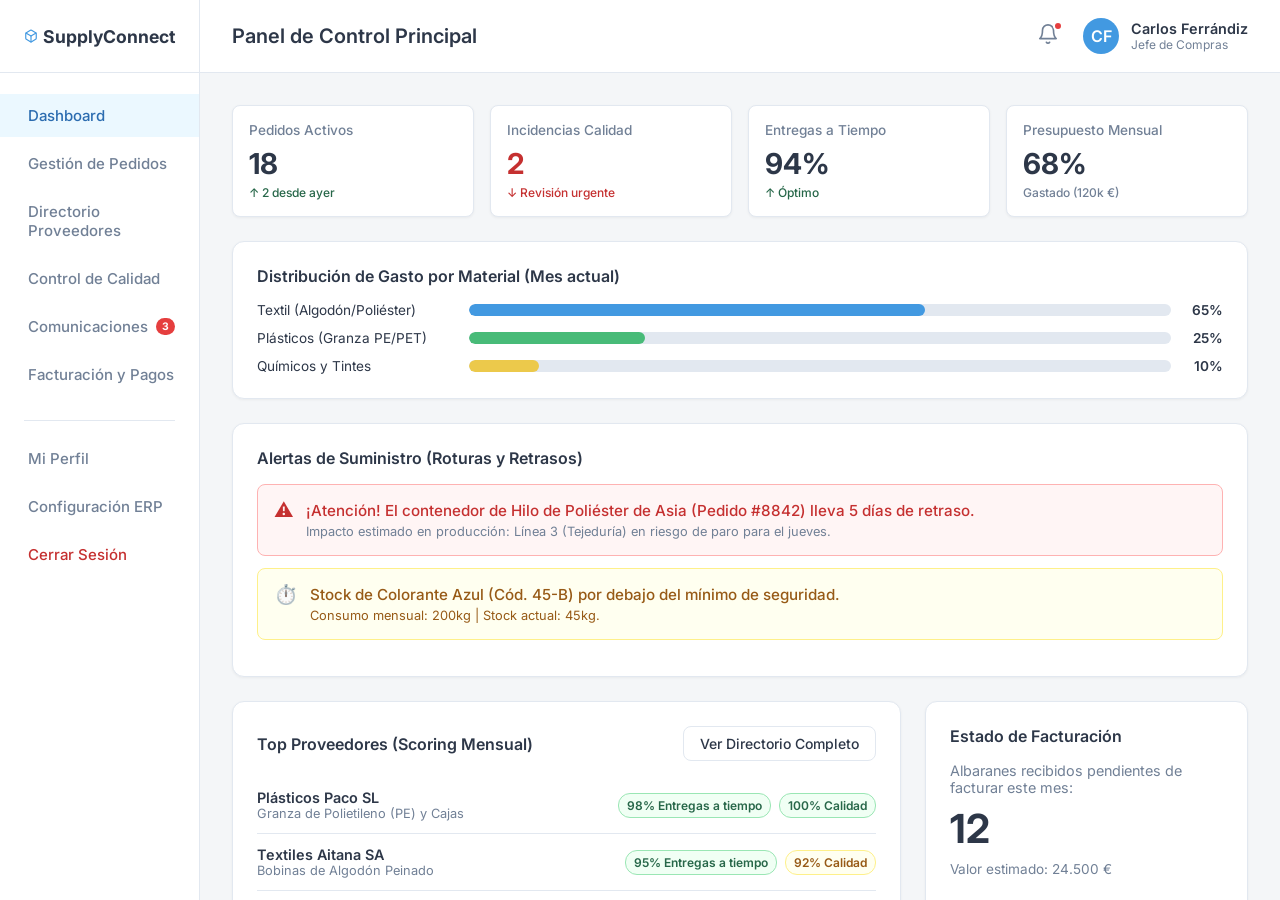
<file: compras.html>
<!doctype html>
<html lang="es">
  <head>
    <meta charset="UTF-8" />
    <meta name="viewport" content="width=device-width, initial-scale=1.0" />
    <title>SupplyConnect - Acceso Compras</title>
    <link rel="icon" type="image/svg+xml" href="data:image/svg+xml,<svg xmlns='http://www.w3.org/2000/svg' viewBox='0 0 24 24' fill='none' stroke='%233182ce' stroke-width='2' stroke-linecap='round' stroke-linejoin='round'><path d='M21 16V8a2 2 0 0 0-1-1.73l-7-4a2 2 0 0 0-2 0l-7 4A2 2 0 0 0 3 8v8a2 2 0 0 0 1 1.73l7 4a2 2 0 0 0 2 0l7-4A2 2 0 0 0 21 16z'></path><polyline points='3.27 6.96 12 12.01 20.73 6.96'></polyline><line x1='12' y1='22.08' x2='12' y2='12'></line></svg>">
    <!-- SEO y Redes Sociales (Open Graph para Miniaturas) -->
    <meta property="og:title" content="SupplyConnect - Suite ERP Industrial" />
    <meta property="og:description" content="Plataforma integral de gestión para Compras, Ventas, Logística y Finanzas en entorno industrial." />
    <meta property="og:type" content="website" />
    <meta property="og:url" content="https://mndesignweb.es/supplyconnect/compras" />
    <!-- Miniatura que se verá al compartir el enlace (Sube una imagen de 1200x630px llamada og-image.jpg a la carpeta) -->
    <meta property="og:image" content="https://mndesignweb.es/supplyconnect/og-image.jpg" />
    <link
      href="https://fonts.googleapis.com/css2?family=Inter:wght@300;400;500;600;700&display=swap"
      rel="stylesheet"
    />
    <link rel="stylesheet" href="style.css" />
  </head>
  <body>
    <aside class="sidebar">
      <div class="sidebar-header">
        <!-- Icon placeholder -->
        <svg
          width="24"
          height="24"
          viewBox="0 0 24 24"
          fill="none"
          stroke="currentColor"
          stroke-width="2"
          stroke-linecap="round"
          stroke-linejoin="round"
          style="color: var(--primary)"
        >
          <path
            d="M21 16V8a2 2 0 0 0-1-1.73l-7-4a2 2 0 0 0-2 0l-7 4A2 2 0 0 0 3 8v8a2 2 0 0 0 1 1.73l7 4a2 2 0 0 0 2 0l7-4A2 2 0 0 0 21 16z"
          ></path>
          <polyline points="3.27 6.96 12 12.01 20.73 6.96"></polyline>
          <line x1="12" y1="22.08" x2="12" y2="12"></line>
        </svg>
        <h2>SupplyConnect</h2>
      </div>
      <nav class="sidebar-nav">
        <a
          class="nav-item active"
          data-target="dashboard"
          onclick="activateNav(this)"
        >
          Dashboard
        </a>
        <a class="nav-item" data-target="pedidos" onclick="activateNav(this)">
          Gestión de Pedidos
        </a>
        <a
          class="nav-item"
          data-target="proveedores"
          onclick="activateNav(this)"
        >
          Directorio Proveedores
        </a>
        <a class="nav-item" data-target="calidad" onclick="activateNav(this)">
          Control de Calidad
        </a>
        <a class="nav-item" data-target="comunicaciones" onclick="activateNav(this)">
          Comunicaciones <span style="margin-left: auto; background-color: #e53e3e; color: white; font-size: 0.65rem; padding: 2px 6px; border-radius: 10px; font-weight: 700;">3</span>
        </a>
        <a
          class="nav-item"
          data-target="facturacion"
          onclick="activateNav(this)"
        >
          Facturación y Pagos
        </a>
        <div style="height: 1px; background-color: var(--border-color); margin: 24px 24px 16px 24px;"></div>
        
        <a class="nav-item" data-target="mi-perfil" onclick="activateNav(this)">
          Mi Perfil
        </a>
        <a class="nav-item" data-target="configuracion-erp" onclick="activateNav(this)">
          Configuración ERP
        </a>
        <a class="nav-item" style="color: var(--alert-text); margin-top: auto;" href="index.html">
          Cerrar Sesión
        </a>
      </nav>
    </aside>

    <div class="main-content">
      <header class="topbar">
        <div class="topbar-title">
          <h1 id="topbar-title-text">Panel de Control Principal</h1>
        </div>
        <div class="user-profile">
          
          <!-- Campana -->
          <div class="notification-bell" onclick="toggleNotificaciones()">
            <svg width="22" height="22" viewBox="0 0 24 24" fill="none" stroke="currentColor" stroke-width="1.8" stroke-linecap="round" stroke-linejoin="round">
              <path d="M18 8A6 6 0 0 0 6 8c0 7-3 9-3 9h18s-3-2-3-9"></path>
              <path d="M13.73 21a2 2 0 0 1-3.46 0"></path>
            </svg>
            <div class="notification-dot"></div>
          </div>

          <!-- Perfil Fijo (Sin desplegable) -->
          <div style="display: flex; align-items: center; gap: 12px; margin-left: 8px;">
            <div class="avatar">CF</div>
            <div class="user-info">
              <span class="user-name">Carlos Ferrándiz</span>
              <span class="user-role">Jefe de Compras</span>
            </div>
          </div>

        </div>
      </header>

      <main class="dashboard-container">
        <section id="dashboard" class="view-section active">
          <div class="dashboard-grid">
            <!-- KPIs Rápidos -->
            <div class="kpi-container col-span-12">
              <div class="kpi-card">
                <div class="kpi-title">Pedidos Activos</div>
                <div class="kpi-value">18</div>
                <div class="kpi-trend positive">↑ 2 desde ayer</div>
              </div>
              <div class="kpi-card">
                <div class="kpi-title">Incidencias Calidad</div>
                <div class="kpi-value" style="color: var(--alert-text)">2</div>
                <div class="kpi-trend negative">↓ Revisión urgente</div>
              </div>
              <div class="kpi-card">
                <div class="kpi-title">Entregas a Tiempo</div>
                <div class="kpi-value">94%</div>
                <div class="kpi-trend positive">↑ Óptimo</div>
              </div>
              <div class="kpi-card">
                <div class="kpi-title">Presupuesto Mensual</div>
                <div class="kpi-value">68%</div>
                <div class="kpi-trend neutral">Gastado (120k €)</div>
              </div>
            </div>

            <!-- Gráfico visual de presupuesto (CSS puro) -->
            <div class="card col-span-12">
              <div class="card-header">
                <h3 class="card-title">
                  Distribución de Gasto por Material (Mes actual)
                </h3>
              </div>
              <div class="chart-container">
                <div class="chart-row">
                  <span class="chart-label">Textil (Algodón/Poliéster)</span>
                  <div class="chart-bar-bg">
                    <div
                      class="chart-bar-fill"
                      style="width: 65%; background-color: #4299e1"
                    ></div>
                  </div>
                  <span class="chart-value">65%</span>
                </div>
                <div class="chart-row">
                  <span class="chart-label">Plásticos (Granza PE/PET)</span>
                  <div class="chart-bar-bg">
                    <div
                      class="chart-bar-fill"
                      style="width: 25%; background-color: #48bb78"
                    ></div>
                  </div>
                  <span class="chart-value">25%</span>
                </div>
                <div class="chart-row">
                  <span class="chart-label">Químicos y Tintes</span>
                  <div class="chart-bar-bg">
                    <div
                      class="chart-bar-fill"
                      style="width: 10%; background-color: #ecc94b"
                    ></div>
                  </div>
                  <span class="chart-value">10%</span>
                </div>
              </div>
            </div>
            <!-- Alertas Widget -->
            <div class="card col-span-12">
              <div class="card-header">
                <h3 class="card-title">
                  Alertas de Suministro (Roturas y Retrasos)
                </h3>
              </div>
              <div class="alert-box">
                <div class="alert-icon">⚠️</div>
                <div class="alert-content">
                  <p>
                    ¡Atención! El contenedor de Hilo de Poliéster de Asia
                    (Pedido #8842) lleva 5 días de retraso.
                  </p>
                  <span
                    >Impacto estimado en producción: Línea 3 (Tejeduría) en
                    riesgo de paro para el jueves.</span
                  >
                </div>
              </div>
              <div
                class="alert-box"
                style="
                  background-color: var(--warning-bg);
                  border-color: var(--warning-border);
                "
              >
                <div class="alert-icon" style="color: var(--warning-text)">
                  ⏱️
                </div>
                <div class="alert-content">
                  <p style="color: var(--warning-text)">
                    Stock de Colorante Azul (Cód. 45-B) por debajo del mínimo de
                    seguridad.
                  </p>
                  <span style="color: var(--warning-text)"
                    >Consumo mensual: 200kg | Stock actual: 45kg.</span
                  >
                </div>
              </div>
            </div>

            <!-- Scoring Proveedores -->
            <div class="card col-span-8">
              <div class="card-header">
                <h3 class="card-title">Top Proveedores (Scoring Mensual)</h3>
                <button
                  class="btn btn-outline"
                  onclick="
                    document
                      .querySelector('[data-target=\'proveedores\']')
                      .click()
                  "
                >
                  Ver Directorio Completo
                </button>
              </div>
              <ul class="score-list">
                <li class="score-item">
                  <div class="score-info">
                    <h4>Plásticos Paco SL</h4>
                    <p>Granza de Polietileno (PE) y Cajas</p>
                  </div>
                  <div style="display: flex; gap: 8px">
                    <span class="score-badge">98% Entregas a tiempo</span>
                    <span class="score-badge">100% Calidad</span>
                  </div>
                </li>
                <li class="score-item">
                  <div class="score-info">
                    <h4>Textiles Aitana SA</h4>
                    <p>Bobinas de Algodón Peinado</p>
                  </div>
                  <div style="display: flex; gap: 8px">
                    <span class="score-badge">95% Entregas a tiempo</span>
                    <span
                      class="score-badge"
                      style="
                        background: var(--warning-bg);
                        color: var(--warning-text);
                        border-color: var(--warning-border);
                      "
                      >92% Calidad</span
                    >
                  </div>
                </li>
                <li class="score-item">
                  <div class="score-info">
                    <h4>Químicas Levantinas</h4>
                    <p>Tintes y Productos Auxiliares</p>
                  </div>
                  <div style="display: flex; gap: 8px">
                    <span class="score-badge">99% Entregas a tiempo</span>
                    <span class="score-badge">98% Calidad</span>
                  </div>
                </li>
              </ul>
            </div>

            <!-- Conciliación Albaranes -->
            <div
              class="card col-span-4"
              style="
                display: flex;
                flex-direction: column;
                justify-content: space-between;
              "
            >
              <div>
                <div class="card-header">
                  <h3 class="card-title">Estado de Facturación</h3>
                </div>
                <p style="color: var(--text-muted); font-size: 0.9rem">
                  Albaranes recibidos pendientes de facturar este mes:
                </p>
                <div class="summary-number">12</div>
                <p
                  style="
                    color: var(--text-muted);
                    font-size: 0.85rem;
                    margin-bottom: 24px;
                  "
                >
                  Valor estimado: 24.500 €
                </p>
              </div>
              <button
                class="btn btn-primary"
                style="width: 100%"
                onclick="
                  document
                    .querySelector('[data-target=\'facturacion\']')
                    .click()
                "
              >
                Revisar Conciliación
              </button>
            </div>
          </div>
        </section>

        <section id="pedidos" class="view-section">
          <!-- Gestión de Pedidos Recientes -->
          <div class="card">
            <div class="card-header">
              <h3 class="card-title">
                Últimas Recepciones e Inspecciones de Calidad
              </h3>
              <button
                class="btn btn-primary"
                onclick="
                  document
                    .getElementById('nuevoPedidoModal')
                    .classList.add('active')
                "
              >
                Nuevo Pedido
              </button>
            </div>
            <div class="table-container">
              <table>
                <thead>
                  <tr>
                    <th>ID Pedido / Lote</th>
                    <th>Proveedor</th>
                    <th>Material</th>
                    <th>Estado de Recepción</th>
                    <th>Trazabilidad / Certificado</th>
                    <th style="text-align: right">Acciones</th>
                  </tr>
                </thead>
                <tbody>
                  </tr>
                    <td>
                      <strong>#9021</strong><br />
                      <span style="font-size: 0.8rem; color: var(--text-muted)"
                        >Lote: L-2023-99</span
                      >
                    </td>
                    <td>Textiles Aitana SA</td>
                    <td>Bobinas Algodón 100%</td>
                    <td>
                      <span style="color: var(--success-text); font-weight: 500"
                        >✓ Recibido y Validado</span
                      >
                    </td>
                    <td>
                      <span class="tag tag-success">OEKO-TEX</span>
                      <span class="tag tag-neutral">GOTS</span>
                    </td>
                    <td style="text-align: right">
                      <button
                        class="btn btn-outline"
                        onclick="
                          activateNav({
                            classList: { add: () => {} },
                            getAttribute: () => 'detalle-pedido',
                            textContent: 'Detalle de Pedido',
                          })
                        "
                      >
                        Ver Detalle
                      </button>
                    </td>
                  </tr>

                  <tr>
                    <td>
                      <strong>#9010</strong><br />
                      <span style="font-size: 0.8rem; color: var(--text-muted)"
                        >Lote: P-CART-01</span
                      >
                    </td>
                    <td>Cartonajes Levante</td>
                    <td>Cajas de Embalaje Doble Canal (500 uds)</td>
                    <td>
                      <span style="color: #3182ce; font-weight: 500"
                        >🚚 En Tránsito</span
                      >
                    </td>
                    <td>
                      <span
                        class="tag tag-success"
                        style="
                          background-color: #d1fae5;
                          color: #065f46;
                          border-color: #34d399;
                        "
                        >FSC Maderas</span
                      >
                    </td>
                    <td style="text-align: right">
                      <button
                        class="btn btn-outline"
                        onclick="
                          activateNav({
                            classList: { add: () => {} },
                            getAttribute: () => 'detalle-pedido',
                            textContent: 'Detalle de Pedido',
                          })
                        "
                      >
                        Ver Detalle
                      </button>
                    </td>
                  </tr>
                  <tr>
                    <td>
                      <strong>#9008</strong><br />
                      <span style="font-size: 0.8rem; color: var(--text-muted)"
                        >Lote: POL-33X</span
                      >
                    </td>
                    <td>Hilaturas Alcoyanas</td>
                    <td>Bobinas Poliéster Alta Tenacidad</td>
                    <td>
                      <span style="color: #dd6b20; font-weight: 500"
                        >Pendiente Control Calidad</span
                      >
                    </td>
                    <td>
                      <span
                        class="tag tag-neutral"
                        style="
                          background-color: #e0e7ff;
                          color: #3730a3;
                          border-color: #a5b4fc;
                        "
                        >GRS (Reciclado)</span
                      >
                    </td>
                    <td style="text-align: right">
                      <button
                        class="btn btn-outline"
                        onclick="
                          activateNav({
                            classList: { add: () => {} },
                            getAttribute: () => 'detalle-pedido',
                            textContent: 'Detalle de Pedido',
                          })
                        "
                      >
                        Ver Detalle
                      </button>
                    </td>
                  </tr>
                  <tr>
                    <td>
                      <strong>#8995</strong><br />
                      <span style="font-size: 0.8rem; color: var(--text-muted)"
                        >Lote: TINT-R4</span
                      >
                    </td>
                    <td>Colorantes del Sur SL</td>
                    <td>Colorante Textil Rojo Fuego (20 Bidones)</td>
                    <td>
                      <span style="color: var(--success-text); font-weight: 500"
                        >✓ Recibido y Validado</span
                      >
                    </td>
                    <td>
                      <span
                        class="tag tag-info"
                        style="
                          background-color: #fce7f3;
                          color: #9d174d;
                          border-color: #fbcfe8;
                        "
                        >Norma REACH</span
                      >
                    </td>
                    <td style="text-align: right">
                      <button
                        class="btn btn-outline"
                        onclick="
                          activateNav({
                            classList: { add: () => {} },
                            getAttribute: () => 'detalle-pedido',
                            textContent: 'Detalle de Pedido',
                          })
                        "
                      >
                        Ver Detalle
                      </button>
                    </td>
                  </tr>

                  <tr>
                    <td>
                      <strong>#9022</strong><br />
                      <span style="font-size: 0.8rem; color: var(--text-muted)"
                        >Lote: P-450-XZ</span
                      >
                    </td>
                    <td>Plásticos Paco SL</td>
                    <td>Granza PET Transparente (2000kg)</td>
                    <td>
                      <span style="color: #dd6b20; font-weight: 500"
                        >Pendiente Control Calidad</span
                      >
                    </td>
                    <td>
                      <span class="tag tag-info">ISO-9001</span>
                      <span class="tag tag-neutral">Ficha Seguridad</span>
                    </td>
                    <td style="text-align: right">
                      <button
                        class="btn btn-outline"
                        onclick="
                          activateNav({
                            classList: { add: () => {} },
                            getAttribute: () => 'detalle-pedido',
                            textContent: 'Detalle de Pedido',
                          })
                        "
                      >
                        Ver Detalle
                      </button>
                    </td>
                  </tr>
                  <tr style="background-color: var(--alert-bg)">
                    <td>
                      <strong>#9015</strong><br />
                      <span style="font-size: 0.8rem; color: var(--text-muted)"
                        >Lote: Q-90-BB</span
                      >
                    </td>
                    <td>Químicas Unidas</td>
                    <td>Decolorante Industrial (Palet)</td>
                    <td>
                      <span style="color: var(--alert-text); font-weight: 600"
                        >Defectuoso (Rotura)</span
                      >
                    </td>
                    <td>
                      <span class="tag tag-neutral">ISO-14001</span>
                    </td>
                    <td style="text-align: right">
                      <button
                        class="btn btn-warning"
                        onclick="
                          openRMAModal(
                            '#9015',
                            'Químicas Unidas',
                            'Decolorante Industrial',
                          )
                        "
                      >
                        ⚠️ Abrir Incidencia (RMA)
                      </button>
                    </td>
                  </tr>
                </tbody>
              </table>
            </div>
          </div>
        </section>
        
        <section id="proveedores" class="view-section">
          <div class="card">
            <div class="card-header" style="display: flex; justify-content: space-between; align-items: center; flex-wrap: wrap; gap: 16px;">
              <h3 class="card-title">Directorio y Scoring de Proveedores</h3>
              <div style="display: flex; gap: 16px; align-items: center;">
                <div class="search-box">
                  <input type="text" placeholder="Buscar proveedor, CIF o email..." style="padding: 8px 12px; border: 1px solid var(--border-color); border-radius: var(--radius-md); min-width: 250px;" />
                </div>
                <button class="btn btn-primary" onclick="openModal('nuevoProveedorModal')">+ Nuevo Proveedor</button>
              </div>
            </div>
            
            <ul class="score-list">
              <!-- Textiles Aitana (El que abriremos) -->
              <li class="score-item" style="padding: 20px 0">
                <div class="score-info">
                  <h4 style="font-size: 1.1rem; color: var(--text-main); margin-bottom: 4px;">Textiles Aitana SA</h4>
                  <p style="font-size: 0.85rem; color: var(--text-muted); margin-bottom: 8px;">CIF: A-03000000 | Suministro: Bobinas de Algodón Peinado y Mezclas</p>
                  <div style="font-size: 0.8rem; color: var(--primary);">pedidos@textilesaitana.es | Tel: 965 11 22 33</div>
                </div>
                <div style="display: flex; flex-direction: column; align-items: flex-end; gap: 8px;">
                  <div style="display: flex; gap: 8px;">
                    <span class="score-badge">92% Entregas a tiempo</span>
                    <span class="score-badge" style="background: var(--warning-bg); color: var(--warning-text); border-color: var(--warning-border);">88% Calidad Lotes</span>
                  </div>
                  <button class="btn btn-outline" style="padding: 8px 16px; font-size: 0.875rem;" onclick="activateNav({classList: { add: () => {} }, getAttribute: () => 'ficha-proveedor', textContent: 'Ficha Proveedor'})">Ver Ficha</button>
                </div>
              </li>
              
              <!-- Plásticos Paco -->
              <li class="score-item" style="padding: 20px 0">
                <div class="score-info">
                  <h4 style="font-size: 1.1rem; color: var(--text-main); margin-bottom: 4px;">Plásticos Paco SL</h4>
                  <p style="font-size: 0.85rem; color: var(--text-muted); margin-bottom: 8px;">CIF: B-03445566 | Suministro: Granza de Polietileno (PE) y Cajas</p>
                  <div style="font-size: 0.8rem; color: var(--primary);">logistica@plasticospaco.com | Tel: 965 55 55 55</div>
                </div>
                <div style="display: flex; flex-direction: column; align-items: flex-end; gap: 8px;">
                  <div style="display: flex; gap: 8px;">
                    <span class="score-badge">95% Entregas a tiempo</span>
                    <span class="score-badge">100% Calidad Lotes</span>
                  </div>
                  <button class="btn btn-outline" style="padding: 8px 16px; font-size: 0.875rem;" onclick="showToast('Simulación: Ficha de Plásticos Paco', 'info')">Ver Ficha</button>
                </div>
              </li>

              <!-- Cartonajes Levante -->
              <li class="score-item" style="padding: 20px 0">
                <div class="score-info">
                  <h4 style="font-size: 1.1rem; color: var(--text-main); margin-bottom: 4px;">Cartonajes Levante</h4>
                  <p style="font-size: 0.85rem; color: var(--text-muted); margin-bottom: 8px;">CIF: B-46112233 | Suministro: Cajas, Tubos y Embalaje de Cartón</p>
                  <div style="font-size: 0.8rem; color: var(--primary);">ventas@cartonajeslevante.com | Tel: 962 33 44 55</div>
                </div>
                <div style="display: flex; flex-direction: column; align-items: flex-end; gap: 8px;">
                  <div style="display: flex; gap: 8px;">
                    <span class="score-badge">98% Entregas a tiempo</span>
                    <span class="score-badge">99% Calidad Lotes</span>
                  </div>
                  <button class="btn btn-outline" style="padding: 8px 16px; font-size: 0.875rem;" onclick="showToast('Simulación: Ficha de Cartonajes Levante', 'info')">Ver Ficha</button>
                </div>
              </li>

              <!-- Hilaturas Alcoyanas -->
              <li class="score-item" style="padding: 20px 0">
                <div class="score-info">
                  <h4 style="font-size: 1.1rem; color: var(--text-main); margin-bottom: 4px;">Hilaturas Alcoyanas</h4>
                  <p style="font-size: 0.85rem; color: var(--text-muted); margin-bottom: 8px;">CIF: A-03556677 | Suministro: Hilos Sintéticos y Refuerzos</p>
                  <div style="font-size: 0.8rem; color: var(--primary);">comercial@hilaturasalcoyanas.es | Tel: 965 54 32 10</div>
                </div>
                <div style="display: flex; flex-direction: column; align-items: flex-end; gap: 8px;">
                  <div style="display: flex; gap: 8px;">
                    <span class="score-badge" style="background: var(--warning-bg); color: var(--warning-text); border-color: var(--warning-border);">85% Entregas a tiempo</span>
                    <span class="score-badge">95% Calidad Lotes</span>
                  </div>
                  <button class="btn btn-outline" style="padding: 8px 16px; font-size: 0.875rem;" onclick="showToast('Simulación: Ficha de Hilaturas Alcoyanas', 'info')">Ver Ficha</button>
                </div>
              </li>

              <!-- Colorantes del Sur SL -->
              <li class="score-item" style="padding: 20px 0">
                <div class="score-info">
                  <h4 style="font-size: 1.1rem; color: var(--text-main); margin-bottom: 4px;">Colorantes del Sur SL</h4>
                  <p style="font-size: 0.85rem; color: var(--text-muted); margin-bottom: 8px;">CIF: B-41998877 | Suministro: Tintes Industriales y Aditivos</p>
                  <div style="font-size: 0.8rem; color: var(--primary);">pedidos@colorantessur.com | Tel: 954 11 22 33</div>
                </div>
                <div style="display: flex; flex-direction: column; align-items: flex-end; gap: 8px;">
                  <div style="display: flex; gap: 8px;">
                    <span class="score-badge">99% Entregas a tiempo</span>
                    <span class="score-badge">100% Calidad Lotes</span>
                  </div>
                  <button class="btn btn-outline" style="padding: 8px 16px; font-size: 0.875rem;" onclick="showToast('Simulación: Ficha de Colorantes del Sur', 'info')">Ver Ficha</button>
                </div>
              </li>

              <!-- Químicas Unidas -->
              <li class="score-item" style="padding: 20px 0">
                <div class="score-info">
                  <h4 style="font-size: 1.1rem; color: var(--text-main); margin-bottom: 4px;">Químicas Unidas</h4>
                  <p style="font-size: 0.85rem; color: var(--text-muted); margin-bottom: 8px;">CIF: A-28443322 | Suministro: Decolorantes y Químicos Base</p>
                  <div style="font-size: 0.8rem; color: var(--primary);">suministros@quimicasunidas.es | Tel: 910 55 44 33</div>
                </div>
                <div style="display: flex; flex-direction: column; align-items: flex-end; gap: 8px;">
                  <div style="display: flex; gap: 8px;">
                    <span class="score-badge">96% Entregas a tiempo</span>
                    <span class="score-badge" style="background: var(--alert-bg); color: var(--alert-text); border-color: var(--alert-border);">75% Calidad Lotes</span>
                  </div>
                  <button class="btn btn-outline" style="padding: 8px 16px; font-size: 0.875rem;" onclick="showToast('Simulación: Ficha de Químicas Unidas', 'info')">Ver Ficha</button>
                </div>
              </li>
            </ul>
          </div>
        </section>

        <!-- Vista de Ficha de Proveedor (Expediente) -->
        <section id="ficha-proveedor" class="view-section">
          <!-- Cabecera de Ficha -->
          <div style="display: flex; justify-content: space-between; align-items: flex-start; margin-bottom: 24px;">
            <div style="display: flex; gap: 20px; align-items: center;">
              <button class="btn btn-outline" onclick="document.querySelector('[data-target=\'proveedores\']').click()" style="padding: 6px 12px">← Volver al Directorio</button>
              <div>
                <h2 style="font-size: 1.8rem; color: var(--text-main); margin-bottom: 4px;">Textiles Aitana SA</h2>
                <span class="tag tag-success" style="font-size: 0.8rem;">Proveedor Homologado (Nivel A)</span>
                <span class="tag tag-neutral" style="font-size: 0.8rem;">Desde 2018</span>
              </div>
            </div>
            <div style="display: flex; gap: 12px;">
              <button class="btn btn-outline" onclick="openModal('enviarMensajeModal')">Enviar Mensaje</button>
              <button class="btn btn-outline" onclick="openModal('editarProveedorModal')">Editar Datos</button>
              <button class="btn btn-primary" onclick="openModal('nuevoPedidoModal')">+ Nuevo Pedido</button>
            </div>
          </div>

          <div class="dashboard-grid">
            <!-- Columna Izquierda: Datos e Historial de Pedidos -->
            <div class="col-span-8" style="display: flex; flex-direction: column; gap: 24px;">
              
              <!-- Info de Contacto -->
              <div class="card" style="display: grid; grid-template-columns: 1fr 1fr 1fr; gap: 20px;">
                <div>
                  <p style="color: var(--text-muted); font-size: 0.75rem; text-transform: uppercase; font-weight: 600;">Contacto Comercial</p>
                  <p style="font-weight: 500; font-size: 0.9rem; margin-top: 4px;">María López</p>
                  <p style="font-size: 0.85rem; color: var(--primary);">pedidos@textilesaitana.es</p>
                  <p style="font-size: 0.85rem;">Tel: +34 965 11 22 33</p>
                </div>
                <div>
                  <p style="color: var(--text-muted); font-size: 0.75rem; text-transform: uppercase; font-weight: 600;">Datos Fiscales</p>
                  <p style="font-weight: 500; font-size: 0.9rem; margin-top: 4px;">CIF: A-03000000</p>
                  <p style="font-size: 0.85rem;">Pol. Ind. Cotes Altes, Nave 4</p>
                  <p style="font-size: 0.85rem;">03804 Alcoy (Alicante)</p>
                </div>
                <div>
                  <p style="color: var(--text-muted); font-size: 0.75rem; text-transform: uppercase; font-weight: 600;">Condiciones Pactadas</p>
                  <p style="font-size: 0.85rem; margin-top: 4px;"><strong>Pago:</strong> 60 días f.f.</p>
                  <p style="font-size: 0.85rem;"><strong>Incoterm:</strong> DDP (Portes pagados)</p>
                  <p style="font-size: 0.85rem;"><strong>Rappel:</strong> 2% anual > 100k€</p>
                </div>
              </div>

              <!-- Historial de Pedidos -->
              <div class="card">
                <div class="card-header">
                  <h3 class="card-title">Historial Reciente de Pedidos (PO)</h3>
                </div>
                <table style="width: 100%; font-size: 0.85rem; border-collapse: collapse;">
                  <thead style="border-bottom: 2px solid var(--border-color);">
                    <tr>
                      <th style="padding: 12px 8px; text-align: left;">Nº Pedido</th>
                      <th style="padding: 12px 8px; text-align: left;">Fecha</th>
                      <th style="padding: 12px 8px; text-align: left;">Artículos Clave</th>
                      <th style="padding: 12px 8px; text-align: right;">Total</th>
                      <th style="padding: 12px 8px; text-align: center;">Estado</th>
                    </tr>
                  </thead>
                  <tbody>
                    <tr style="border-bottom: 1px solid var(--border-color);">
                      <td style="padding: 12px 8px; font-weight: 600; color: var(--primary);">#9021</td>
                      <td style="padding: 12px 8px;">10/10/2023</td>
                      <td style="padding: 12px 8px; color: var(--text-muted);">Bobinas Algodón 100% Peinado...</td>
                      <td style="padding: 12px 8px; text-align: right; font-weight: 600;">3.049,20 €</td>
                      <td style="padding: 12px 8px; text-align: center;"><span class="tag tag-success">Recibido</span></td>
                    </tr>
                    <tr style="border-bottom: 1px solid var(--border-color);">
                      <td style="padding: 12px 8px; font-weight: 600; color: var(--primary);">#8850</td>
                      <td style="padding: 12px 8px;">15/09/2023</td>
                      <td style="padding: 12px 8px; color: var(--text-muted);">Hilo Sintético Refuerzo...</td>
                      <td style="padding: 12px 8px; text-align: right; font-weight: 600;">1.250,00 €</td>
                      <td style="padding: 12px 8px; text-align: center;"><span class="tag tag-success">Recibido</span></td>
                    </tr>
                    <tr>
                      <td style="padding: 12px 8px; font-weight: 600; color: var(--primary);">#8722</td>
                      <td style="padding: 12px 8px;">02/08/2023</td>
                      <td style="padding: 12px 8px; color: var(--text-muted);">Bobinas Algodón Mezcla...</td>
                      <td style="padding: 12px 8px; text-align: right; font-weight: 600;">4.100,50 €</td>
                      <td style="padding: 12px 8px; text-align: center;"><span class="tag tag-success">Recibido</span></td>
                    </tr>
                  </tbody>
                </table>
              </div>
            </div>

            <!-- Columna Derecha: Finanzas y Comunicaciones -->
            <div class="col-span-4" style="display: flex; flex-direction: column; gap: 24px;">
              
              <!-- Estado Financiero -->
              <div class="card">
                <h3 class="card-title" style="margin-bottom: 16px;">Estado de Pagos y Facturas</h3>
                
                <div style="background-color: #fff5f5; border: 1px solid #feb2b2; padding: 16px; border-radius: var(--radius-md); margin-bottom: 16px;">
                  <p style="color: #c53030; font-size: 0.8rem; font-weight: 600; text-transform: uppercase;">Deuda Pendiente (Vencida)</p>
                  <p style="font-size: 1.8rem; font-weight: 700; color: #c53030;">0,00 €</p>
                </div>

                <div style="background-color: #f8fafc; border: 1px solid var(--border-color); padding: 16px; border-radius: var(--radius-md); margin-bottom: 20px;">
                  <p style="color: var(--text-muted); font-size: 0.8rem; font-weight: 600; text-transform: uppercase;">Facturas por pagar (No vencidas)</p>
                  <p style="font-size: 1.5rem; font-weight: 700; color: var(--text-main);">4.299,20 €</p>
                </div>

                <h4 style="font-size: 0.85rem; font-weight: 600; margin-bottom: 8px; color: var(--text-muted);">Últimas Facturas</h4>
                <div style="display: flex; flex-direction: column; gap: 8px;">
                  <div style="display: flex; justify-content: space-between; font-size: 0.85rem; padding: 8px; border: 1px solid var(--border-color); border-radius: 4px;">
                    <span>📄 FAC-23/901 (10 Oct)</span>
                    <span style="font-weight: 600; color: #dd6b20;">Pend. Vencimiento</span>
                  </div>
                  <div style="display: flex; justify-content: space-between; font-size: 0.85rem; padding: 8px; border: 1px solid var(--border-color); border-radius: 4px; background-color: #f0fff4;">
                    <span>📄 FAC-23/850 (15 Sep)</span>
                    <span style="font-weight: 600; color: var(--success-text);">Pagada</span>
                  </div>
                </div>
              </div>

              <!-- Historial de Comunicaciones -->
              <div class="card">
                <h3 class="card-title" style="margin-bottom: 16px;">Registro de Comunicaciones</h3>
                <div class="timeline" style="margin-left: 8px;">
                  <div class="timeline-item completed">
                    <div class="timeline-dot" style="background-color: var(--primary); border-color: var(--primary);"></div>
                    <div class="timeline-text">
                      <strong style="color: var(--primary);">✉️ Email Enviado</strong>
                      <span style="color: var(--text-main);">Reclamación retraso lote #8722</span>
                      <span>05 Ago - Por: Carlos F.</span>
                    </div>
                  </div>
                  <div class="timeline-item completed">
                    <div class="timeline-dot" style="background-color: #ecc94b; border-color: #ecc94b;"></div>
                    <div class="timeline-text">
                      <strong style="color: #975a16;">📞 Llamada Telefónica</strong>
                      <span style="color: var(--text-main);">Renegociación tarifas 2024</span>
                      <span>20 Sep - Atendido por: María L.</span>
                    </div>
                  </div>
                  <div class="timeline-item completed">
                    <div class="timeline-dot" style="background-color: var(--primary); border-color: var(--primary);"></div>
                    <div class="timeline-text">
                      <strong style="color: var(--primary);">✉️ Email Enviado</strong>
                      <span style="color: var(--text-main);">Envío de Orden de Compra #9021</span>
                      <span>10 Oct - Por: Sistema Automático</span>
                    </div>
                  </div>
                </div>
              </div>

            </div>
          </div>
        </section>

        <section id="calidad" class="view-section">
          <!-- KPIs de Calidad -->
          <div class="kpi-container col-span-12" style="margin-bottom: 24px;">
            <div class="kpi-card">
              <div class="kpi-title">Pendientes de Revisión</div>
              <div class="kpi-value">3</div>
              <div class="kpi-trend neutral">En muelle de cuarentena</div>
            </div>
            <div class="kpi-card">
              <div class="kpi-title">Tasa de Aprobación (Mes)</div>
              <div class="kpi-value">96.5%</div>
              <div class="kpi-trend positive">↑ 1.2% vs mes anterior</div>
            </div>
            <div class="kpi-card">
              <div class="kpi-title">Lotes Rechazados</div>
              <div class="kpi-value" style="color: var(--alert-text);">2</div>
              <div class="kpi-trend negative">↓ RMA Abiertos</div>
            </div>
            <div class="kpi-card">
              <div class="kpi-title">Inspecciones con "Tara"</div>
              <div class="kpi-value">1</div>
              <div class="kpi-trend neutral">Aprobados con desviación menor</div>
            </div>
          </div>

          <div class="dashboard-grid">
            
            <!-- Cola de Trabajo: Inspecciones Pendientes -->
            <div class="card col-span-12">
              <div class="card-header">
                <h3 class="card-title">Muelle de Cuarentena (Lotes pendientes de inspección)</h3>
              </div>
              <table style="width: 100%; border: 1px solid var(--border-color); border-radius: var(--radius-md); overflow: hidden;">
                <thead style="background: #ebf8ff; border-bottom: 2px solid #bee3f8;">
                  <tr>
                    <th style="padding: 12px; color: #2b6cb0;">Prioridad</th>
                    <th style="padding: 12px; color: #2b6cb0;">Pedido / Proveedor</th>
                    <th style="padding: 12px; color: #2b6cb0;">Material a Inspeccionar</th>
                    <th style="padding: 12px; color: #2b6cb0;">Lote Proveedor</th>
                    <th style="padding: 12px; text-align: right; color: #2b6cb0;">Acción</th>
                  </tr>
                </thead>
                <tbody>
                  <tr style="border-bottom: 1px solid var(--border-color);">
                    <td style="padding: 12px; text-align: center;"><span style="color: var(--alert-text); font-weight: 700;">ALTA</span></td>
                    <td style="padding: 12px;"><strong>#9008</strong><br><span style="font-size: 0.8rem; color: var(--text-muted);">Hilaturas Alcoyanas</span></td>
                    <td style="padding: 12px;">Bobinas Poliéster Alta Tenacidad (Palet)</td>
                    <td style="padding: 12px; font-family: monospace;">POL-33X</td>
                    <td style="padding: 12px; text-align: right;">
                      <button class="btn btn-primary" onclick="openModal('inspeccionModal')">Iniciar Check</button>
                    </td>
                  </tr>
                  <tr style="border-bottom: 1px solid var(--border-color);">
                    <td style="padding: 12px; text-align: center;"><span style="color: var(--warning-text); font-weight: 700;">MEDIA</span></td>
                    <td style="padding: 12px;"><strong>#9022</strong><br><span style="font-size: 0.8rem; color: var(--text-muted);">Plásticos Paco SL</span></td>
                    <td style="padding: 12px;">Granza PET Transparente (2 Sacas)</td>
                    <td style="padding: 12px; font-family: monospace;">P-450-XZ</td>
                    <td style="padding: 12px; text-align: right;">
                      <button class="btn btn-primary" onclick="openModal('inspeccionModal')">Iniciar Check</button>
                    </td>
                  </tr>
                </tbody>
              </table>
            </div>

            <!-- Historial de Auditorías (Últimas 48h) -->
            <div class="card col-span-12">
              <div class="card-header">
                <h3 class="card-title">Registro de Auditorías (Últimas 48h)</h3>
                <button class="btn btn-outline" style="font-size: 0.8rem; padding: 4px 12px;" onclick="showToast('Exportando informe a Excel...', 'info')">⬇ Exportar a Excel</button>
              </div>
              <table style="width: 100%; font-size: 0.85rem; border-collapse: collapse;">
                <thead>
                  <tr style="border-bottom: 1px solid var(--border-color);">
                    <th style="padding: 10px; text-align: left;">Fecha/Hora</th>
                    <th style="padding: 10px; text-align: left;">Lote</th>
                    <th style="padding: 10px; text-align: left;">Inspector</th>
                    <th style="padding: 10px; text-align: center;">Resultado</th>
                    <th style="padding: 10px; text-align: right;">Certificado</th>
                  </tr>
                </thead>
                <tbody>
                  <tr style="border-bottom: 1px solid var(--border-color);">
                    <td style="padding: 10px;">14 Oct - 13:00h</td>
                    <td style="padding: 10px;">L-2023-99 (Textiles Aitana)</td>
                    <td style="padding: 10px;">Juan M.</td>
                    <td style="padding: 10px; text-align: center;"><span class="tag tag-success">Apto (Conforme)</span></td>
                    <td style="padding: 10px; text-align: right;"> <!-- ¡ESTE ES EL TD QUE FALTABA! -->
                      <button class="btn btn-outline" style="font-size: 0.875rem; padding: 8px 16px;" onclick="openModal('verInformeModal')">Ver Informe</button>
                    </td>
                  </tr>
                  <tr style="background-color: #fff5f5; border-bottom: 1px solid var(--border-color);">
                    <td style="padding: 10px;">13 Oct - 09:15h</td>
                    <td style="padding: 10px;">Q-90-BB (Químicas Unidas)</td>
                    <td style="padding: 10px;">Carlos F.</td>
                    <td style="padding: 10px; text-align: center;"><span class="tag" style="background: var(--alert-text); color: white;">Rechazado (Rotura)</span></td>
                    <td style="padding: 10px; text-align: right;">
                    <button class="btn btn-outline" style="font-size: 0.875rem; padding: 8px 16px;" onclick="openModal('verRmaDetalleModal')">Ver RMA</button></td>
                  </tr>
                  <tr>
                    <td style="padding: 10px;">12 Oct - 16:45h</td>
                    <td style="padding: 10px;">TINT-R4 (Colorantes Sur)</td>
                    <td style="padding: 10px;">Juan M.</td>
                    <td style="padding: 10px; text-align: center;"><span class="tag tag-warning" style="background: var(--warning-bg); color: var(--warning-text); border: 1px solid var(--warning-border);">Apto con Desviación Menor</span></td>
                    <td style="padding: 10px; text-align: right;"> <!-- ¡ESTE ES EL TD QUE FALTABA! -->
                      <button class="btn btn-outline" style="font-size: 0.875rem; padding: 8px 16px;" onclick="openModal('verInformeModal')">Ver Informe</button>
                    </td>
                  </tr>
                </tbody>
              </table>
            </div>

          </div>
        </section>

        <section id="comunicaciones" class="view-section">
          <div class="card" style="padding: 0; overflow: hidden; display: flex; height: calc(100vh - 160px); min-height: 550px;">
            
            <!-- Columna Izquierda: Lista de Contactos / Departamentos -->
            <div style="width: 320px; border-right: 1px solid var(--border-color); display: flex; flex-direction: column; background-color: #f8fafc;">
              
              <!-- Cabecera del Buscador -->
              <div style="padding: 16px; border-bottom: 1px solid var(--border-color);">
                <input type="text" placeholder="Buscar trabajador o depto..." style="width: 100%; padding: 8px 12px; border: 1px solid var(--border-color); border-radius: var(--radius-md); font-size: 0.85rem;" />
              </div>

              <!-- Listado de Conversaciones -->
              <div style="flex-grow: 1; overflow-y: auto;">
                
                <!-- Departamento Calidad -->
                <div style="padding: 8px 16px; font-size: 0.75rem; font-weight: 700; color: var(--text-muted); text-transform: uppercase; background-color: #edf2f7;">
                  Departamento de Calidad
                </div>
                
                <div style="padding: 12px 16px; display: flex; gap: 12px; align-items: center; background-color: #ebf8ff; border-left: 4px solid var(--primary); cursor: pointer;">
                  <div style="width: 36px; height: 36px; background-color: #2b6cb0; color: white; border-radius: 50%; display: flex; align-items: center; justify-content: center; font-weight: 600; font-size: 0.85rem;">JM</div>
                  <div style="flex-grow: 1; overflow: hidden;">
                    <div style="display: flex; justify-content: space-between; align-items: baseline;">
                      <strong style="font-size: 0.85rem; color: var(--text-main);">Juan Martínez</strong>
                      <span style="font-size: 0.7rem; color: var(--text-muted);">11:45</span>
                    </div>
                    <p style="font-size: 0.75rem; color: var(--text-muted); white-space: nowrap; overflow: hidden; text-overflow: ellipsis;">Revisión del lote POL-33X en muelle...</p>
                  </div>
                  <span style="width: 8px; height: 8px; background-color: var(--primary); border-radius: 50%;"></span>
                </div>

                <!-- Departamento Producción / Fábrica -->
                <div style="padding: 8px 16px; font-size: 0.75rem; font-weight: 700; color: var(--text-muted); text-transform: uppercase; background-color: #edf2f7; margin-top: 4px;">
                  Planta y Producción
                </div>

                <div style="padding: 12px 16px; display: flex; gap: 12px; align-items: center; border-bottom: 1px solid var(--border-color); cursor: pointer; transition: background 0.2s;" onmouseover="this.style.background='#f1f5f9'" onmouseout="this.style.background='transparent'">
                  <div style="width: 36px; height: 36px; background-color: #dd6b20; color: white; border-radius: 50%; display: flex; align-items: center; justify-content: center; font-weight: 600; font-size: 0.85rem;">PR</div>
                  <div style="flex-grow: 1; overflow: hidden;">
                    <div style="display: flex; justify-content: space-between; align-items: baseline;">
                      <strong style="font-size: 0.85rem; color: var(--text-main);">Pedro Ruiz (Jefe Planta)</strong>
                      <span style="font-size: 0.7rem; color: var(--text-muted);">Ayer</span>
                    </div>
                    <p style="font-size: 0.75rem; color: var(--text-muted); white-space: nowrap; overflow: hidden; text-overflow: ellipsis;">Línea 3 parada por falta de hilo...</p>
                  </div>
                </div>

                <!-- Departamento Logística y Almacén -->
                <div style="padding: 8px 16px; font-size: 0.75rem; font-weight: 700; color: var(--text-muted); text-transform: uppercase; background-color: #edf2f7; margin-top: 4px;">
                  Logística y Almacén
                </div>

                <div style="padding: 12px 16px; display: flex; gap: 12px; align-items: center; border-bottom: 1px solid var(--border-color); cursor: pointer; transition: background 0.2s;" onmouseover="this.style.background='#f1f5f9'" onmouseout="this.style.background='transparent'">
                  <div style="width: 36px; height: 36px; background-color: #38a169; color: white; border-radius: 50%; display: flex; align-items: center; justify-content: center; font-weight: 600; font-size: 0.85rem;">AN</div>
                  <div style="flex-grow: 1; overflow: hidden;">
                    <div style="display: flex; justify-content: space-between; align-items: baseline;">
                      <strong style="font-size: 0.85rem; color: var(--text-main);">Ana Navarro (Almacén)</strong>
                      <span style="font-size: 0.7rem; color: var(--text-muted);">12 Oct</span>
                    </div>
                    <p style="font-size: 0.75rem; color: var(--text-muted); white-space: nowrap; overflow: hidden; text-overflow: ellipsis;">Palet de cajas descargado ok.</p>
                  </div>
                </div>

              </div>
            </div>

            <!-- Columna Derecha: El Chat Activo -->
            <div style="flex-grow: 1; display: flex; flex-direction: column; background-color: white;">
              
              <!-- Cabecera del Chat -->
              <div style="padding: 16px 24px; border-bottom: 1px solid var(--border-color); display: flex; justify-content: space-between; align-items: center;">
                <div style="display: flex; align-items: center; gap: 12px;">
                  <div style="width: 40px; height: 40px; background-color: #2b6cb0; color: white; border-radius: 50%; display: flex; align-items: center; justify-content: center; font-weight: 600;">JM</div>
                  <div>
                    <h4 style="font-size: 1rem; color: var(--text-main); margin: 0;">Juan Martínez <span style="font-weight: normal; font-size: 0.8rem; color: var(--text-muted);">(Control de Calidad)</span></h4>
                    <span style="font-size: 0.75rem; color: #38a169;">● En línea en planta</span>
                  </div>
                </div>
                
                <!-- Etiqueta de Prioridad de la Conversación -->
                <div>
                  <span class="tag" style="background-color: #fff5f5; color: #c53030; border: 1px solid #feb2b2; font-weight: 700;">🔥 Prioridad: Urgente</span>
                </div>
              </div>

              <!-- Cuerpo de Mensajes -->
              <div style="flex-grow: 1; padding: 24px; overflow-y: auto; display: flex; flex-direction: column; gap: 16px; background-color: #fafbfc;">
                
                <!-- Mensaje recibido -->
                <div style="display: flex; gap: 12px; max-width: 70%;">
                  <div style="width: 32px; height: 32px; background-color: #2b6cb0; color: white; border-radius: 50%; display: flex; align-items: center; justify-content: center; font-size: 0.75rem; font-weight: 600; flex-shrink: 0;">JM</div>
                  <div>
                    <div style="background-color: white; border: 1px solid var(--border-color); padding: 12px 16px; border-radius: 0 12px 12px 12px; font-size: 0.85rem; box-shadow: 0 1px 2px rgba(0,0,0,0.02);">
                      Hola Carlos, oye una consulta sobre el pedido de Hilaturas Alcoyanas (Lote POL-33X). ¿Les exigimos el certificado GRS antes de meterlo en producción o vale con la ficha técnica?
                    </div>
                    <span style="font-size: 0.65rem; color: var(--text-muted); margin-top: 4px; display: inline-block;">11:30h</span>
                  </div>
                </div>

                <!-- Mensaje enviado (Carlos) -->
                <div style="display: flex; gap: 12px; max-width: 70%; align-self: flex-end; flex-direction: row-reverse;">
                  <div style="width: 32px; height: 32px; background-color: var(--primary); color: white; border-radius: 50%; display: flex; align-items: center; justify-content: center; font-size: 0.75rem; font-weight: 600; flex-shrink: 0;">CF</div>
                  <div style="text-align: right;">
                    <div style="background-color: #ebf8ff; border: 1px solid #bee3f8; color: #2b6cb0; padding: 12px 16px; border-radius: 12px 0 12px 12px; font-size: 0.85rem; text-align: left;">
                      Hola Juan. Con el material de poliéster de este proveedor, el certificado GRS es <strong>obligatorio</strong> según normativa interna. No lo liberes hasta que lo suban al portal.
                    </div>
                    <span style="font-size: 0.65rem; color: var(--text-muted); margin-top: 4px; display: inline-block;">11:38h</span>
                  </div>
                </div>

                <!-- Mensaje recibido -->
                <div style="display: flex; gap: 12px; max-width: 70%;">
                  <div style="width: 32px; height: 32px; background-color: #2b6cb0; color: white; border-radius: 50%; display: flex; align-items: center; justify-content: center; font-size: 0.75rem; font-weight: 600; flex-shrink: 0;">JM</div>
                  <div>
                    <div style="background-color: white; border: 1px solid var(--border-color); padding: 12px 16px; border-radius: 0 12px 12px 12px; font-size: 0.85rem; box-shadow: 0 1px 2px rgba(0,0,0,0.02);">
                      Entendido. Lo dejo retenido en cuarentena y les mando un aviso automático desde calidad. ¡Gracias!
                    </div>
                    <span style="font-size: 0.65rem; color: var(--text-muted); margin-top: 4px; display: inline-block;">11:45h</span>
                  </div>
                </div>

              </div>

              <!-- Pie de Escritura del Chat -->
              <div style="padding: 16px 24px; border-top: 1px solid var(--border-color); background-color: white; display: flex; gap: 12px; align-items: center;">
                <input type="text" placeholder="Escribe un mensaje interno a Juan Martínez..." style="flex-grow: 1; padding: 10px 16px; border: 1px solid var(--border-color); border-radius: var(--radius-md); font-size: 0.85rem;" />
                <button class="btn btn-outline" style="padding: 10px 14px;" onclick="showToast('Archivo adjuntado al chat', 'info')">📎</button>
                <button class="btn btn-primary" onclick="showToast('Mensaje interno enviado con éxito', 'success')">Enviar</button>
              </div>

            </div>

          </div>
        </section>

        <section id="facturacion" class="view-section">
          <!-- KPIs Financieros -->
          <div class="kpi-container col-span-12" style="margin-bottom: 24px;">
            <div class="kpi-card">
              <div class="kpi-title">Pendiente de Pago (Deuda)</div>
              <div class="kpi-value">12.450 €</div>
              <div class="kpi-trend negative">3 facturas próximas a vencer</div>
            </div>
            <div class="kpi-card">
              <div class="kpi-title">Albaranes sin Factura</div>
              <div class="kpi-value">5</div>
              <div class="kpi-trend neutral">Valor est. 8.200 €</div>
            </div>
            <div class="kpi-card">
              <div class="kpi-title">Pendientes de Conciliar</div>
              <div class="kpi-value" style="color: var(--primary);">2</div>
              <div class="kpi-trend positive">Facturas recibidas hoy</div>
            </div>
            <div class="kpi-card">
              <div class="kpi-title">Pagado este mes</div>
              <div class="kpi-value">45.200 €</div>
              <div class="kpi-trend positive">Presupuesto OK</div>
            </div>
          </div>

          <div class="card">
            <div class="card-header" style="display: flex; justify-content: space-between; align-items: center; flex-wrap: wrap; gap: 16px;">
              <h3 class="card-title">Conciliación y Registro de Facturas</h3>
              <div style="display: flex; gap: 12px;">
                <button class="btn btn-outline" onclick="showToast('Exportando datos a SAP/Navision...', 'info')">⬇ Exportar ERP</button>
                <button class="btn btn-primary" onclick="openModal('nuevaFacturaModal')">+ Registrar Factura</button>
              </div>
            </div>

            <div class="table-container">
              <table style="width: 100%; font-size: 0.85rem;">
                <thead>
                  <tr style="border-bottom: 2px solid var(--border-color); background-color: #f8fafc;">
                    <th style="padding: 12px; text-align: left;">Factura Prov.</th>
                    <th style="padding: 12px; text-align: left;">Proveedor</th>
                    <th style="padding: 12px; text-align: left;">Albaranes Asoc.</th>
                    <th style="padding: 12px; text-align: right;">Importe</th>
                    <th style="padding: 12px; text-align: center;">Vencimiento</th>
                    <th style="padding: 12px; text-align: center;">Estado (Conciliación)</th>
                    <th style="padding: 12px; text-align: right;">Acciones</th>
                  </tr>
                </thead>
                <tbody>
                  <!-- Factura Conciliada y Pendiente de Pago -->
                  <tr style="border-bottom: 1px solid var(--border-color);">
                    <td style="padding: 12px;"><strong>FAC-99201</strong></td>
                    <td style="padding: 12px;">Textiles Aitana SA</td>
                    <td style="padding: 12px;"><span style="font-family: monospace; color: var(--text-muted);">ALB-2023-441</span></td>
                    <td style="padding: 12px; text-align: right; font-weight: 600;">3.049,20 €</td>
                    <td style="padding: 12px; text-align: center;">10/12/2023</td>
                    <td style="padding: 12px; text-align: center;">
                      <!-- Cambio aquí: display flex con column y align-items center para que no se expandan -->
                      <div style="display: flex; flex-direction: column; align-items: center; gap: 6px;">
                        <span class="tag tag-success">✓ Conciliada OK</span>
                        <span class="tag tag-neutral" style="background-color: #fff5f5; color: #c53030; border-color: #feb2b2;">Pendiente Pago</span>
                      </div>
                    </td>
                    <td style="padding: 12px; text-align: right; vertical-align: middle;">
                      <!-- Cambio aquí: Eliminado el display flex complejo y sustituido por alineación natural -->
                      <button class="btn btn-outline" style="padding: 8px 16px; font-size: 0.875rem;" onclick="showToast('Descargando PDF factura...', 'info')">📄 PDF</button>
                      <button class="btn btn-outline" style="padding: 8px 16px; font-size: 0.875rem; margin-left: 4px;" onclick="showToast('Marcando como pagada en ERP...', 'success')">Marcar Pagada</button>
                    </td>
                  </tr>

                  <!-- Factura Pagada -->
                  <tr style="border-bottom: 1px solid var(--border-color); background-color: #f8fafc;">
                    <td style="padding: 12px;"><strong>F-23-449</strong></td>
                    <td style="padding: 12px;">Cartonajes Levante</td>
                    <td style="padding: 12px;"><span style="font-family: monospace; color: var(--text-muted);">ALB-23-09, ALB-23-11</span></td>
                    <td style="padding: 12px; text-align: right; font-weight: 600;">1.200,00 €</td>
                    <td style="padding: 12px; text-align: center; color: var(--text-muted);">15/10/2023</td>
                    <td style="padding: 12px; text-align: center;">
                      <div style="display: flex; flex-direction: column; align-items: center; gap: 6px;">
                        <span class="tag tag-success">✓ Conciliada OK</span>
                        <span class="tag tag-success" style="background-color: #e6fffa; color: #234e52; border-color: #81e6d9;">Pagada</span>
                      </div>
                    </td>
                    <td style="padding: 12px; text-align: right; vertical-align: middle;">
                      <button class="btn btn-outline" style="padding: 8px 16px; font-size: 0.875rem;" onclick="showToast('Descargando PDF factura...', 'info')">📄 PDF</button>
                    </td>
                  </tr>

                  <!-- Albarán sin factura -->
                  <tr style="border-bottom: 1px solid var(--border-color);">
                    <td style="padding: 12px; color: var(--text-muted);">-- (Esperando)</td>
                    <td style="padding: 12px;">Plásticos Paco SL</td>
                    <td style="padding: 12px;"><span style="font-family: monospace; color: var(--text-main); font-weight: 600;">ALB-2023-455</span></td>
                    <td style="padding: 12px; text-align: right; font-weight: 600; color: var(--text-muted);">~850,00 € (Est.)</td>
                    <td style="padding: 12px; text-align: center;">--</td>
                    <td style="padding: 12px; text-align: center;">
                      <div style="display: flex; flex-direction: column; align-items: center; gap: 6px;">
                        <span class="tag tag-warning" style="background-color: var(--warning-bg); color: var(--warning-text); border: 1px solid var(--warning-border);">Falta Factura Prov.</span>
                      </div>
                    </td>
                    <td style="padding: 12px; text-align: right; vertical-align: middle;">
                      <button class="btn btn-primary" style="padding: 8px 16px; font-size: 0.875rem;" onclick="openModal('nuevaFacturaModal')">Vincular Factura</button>
                    </td>
                  </tr>

                  <!-- Factura con descuadre (Problema) -->
                  <tr>
                    <td style="padding: 12px;"><strong>A/4499-B</strong></td>
                    <td style="padding: 12px;">Químicas Unidas</td>
                    <td style="padding: 12px;"><span style="font-family: monospace; color: var(--text-muted);">ALB-90-BB</span></td>
                    <td style="padding: 12px; text-align: right; font-weight: 600;">4.500,00 €</td>
                    <td style="padding: 12px; text-align: center;">30/11/2023</td>
                    <td style="padding: 12px; text-align: center;">
                      <div style="display: flex; flex-direction: column; align-items: center; gap: 6px;">
                        <span class="tag" style="background-color: #fff5f5; color: #c53030; border: 1px solid #feb2b2;">Descuadre Importe</span>
                      </div>
                    </td>
                    <td style="padding: 12px; text-align: right; vertical-align: middle;">
                      <button class="btn btn-outline" style="color: #c53030;" onclick="showToast('Abriendo incidencia financiera...', 'error')">⚠️ Reclamar</button>
                      <button class="btn btn-outline" style="margin-top: 5px;" onclick="openModal('conciliarModal')">Conciliar Manual</button>
                    </td>
                  </tr>
                </tbody>
              </table>
            </div>
          </div>
        </section>

        <section id="detalle-pedido" class="view-section">
          <!-- Cabecera de Acciones Rápidas -->
          <div style="display: flex; justify-content: space-between; align-items: center; margin-bottom: 24px;">
            <div style="display: flex; align-items: center; gap: 16px;">
              <button class="btn btn-outline" onclick="document.querySelector('[data-target=\'pedidos\']').click()" style="padding: 6px 12px">
                ← Volver
              </button>
              <h2 style="font-size: 1.5rem; color: var(--text-main); margin: 0;">Pedido #9021</h2>
              <span class="tag tag-success" style="font-size: 0.9rem; padding: 6px 12px">Recibido y Validado</span>
            </div>
            
            <!-- Botonera de acciones -->
            <div style="display: flex; gap: 12px;">
              <button class="btn btn-outline" style="background-color: white;" onclick="showToast('Enviando orden a la impresora principal...', 'info')">Imprimir Orden</button>
              <button class="btn btn-outline" style="background-color: white;" onclick="openModal('editarPedidoModal')">Editar Pedido</button>
              <button class="btn btn-primary" onclick="showToast('Estado cambiado a: Procesando Pago', 'success')">Actualizar Estado ⬇</button>
            </div>
          </div>

          <div class="dashboard-grid">
            <!-- Bloque Central: Datos principales, Logística y Líneas -->
            <div class="col-span-8" style="display: flex; flex-direction: column; gap: 24px;">
              
              <!-- Ficha de Datos Generales y Logística -->
              <div class="card">
                <div class="card-header" style="border-bottom: 1px solid var(--border-color); padding-bottom: 16px; margin-bottom: 16px;">
                  <h3 class="card-title">Información General de Compra</h3>
                </div>

                <div style="display: grid; grid-template-columns: 1fr 1fr 1fr; gap: 24px;">
                  <!-- Columna Proveedor -->
                  <div>
                    <p style="color: var(--text-muted); font-size: 0.75rem; text-transform: uppercase; font-weight: 600; margin-bottom: 8px;">Proveedor Destino</p>
                    <p style="font-weight: 600; color: var(--text-main);">Textiles Aitana SA</p>
                    <p style="font-size: 0.85rem;">CIF: A-03000000</p>
                    <p style="font-size: 0.85rem; color: var(--primary);">pedidos@textilesaitana.es</p>
                    <p style="font-size: 0.85rem; color: var(--text-muted); margin-top: 4px;">Contacto: María L. (Tel: 965112233)</p>
                  </div>
                  
                  <!-- Columna Empresa Solicitante -->
                  <div style="border-left: 1px solid var(--border-color); padding-left: 24px;">
                    <p style="color: var(--text-muted); font-size: 0.75rem; text-transform: uppercase; font-weight: 600; margin-bottom: 8px;">Entidad Solicitante</p>
                    <p style="font-weight: 600; color: var(--text-main);">Fábrica Alcoy (Planta Principal)</p>
                    <p style="font-size: 0.85rem;">C/ Industria, 45. Pol. Cotes Baixes</p>
                    <p style="font-size: 0.85rem;">03804 Alcoy (Alicante)</p>
                    <p style="font-size: 0.85rem; color: var(--text-muted); margin-top: 4px;">Atn: Carlos Ferrándiz</p>
                  </div>

                  <!-- Columna Logística -->
                  <div style="background-color: #f8fafc; padding: 12px; border-radius: var(--radius-md); border: 1px dashed #cbd5e1;">
                    <p style="color: var(--text-muted); font-size: 0.75rem; text-transform: uppercase; font-weight: 600; margin-bottom: 8px;">Datos de Logística</p>
                    <p style="font-size: 0.85rem; margin-bottom: 4px;"><strong>Transportista:</strong> TransAlicante Express</p>
                    <p style="font-size: 0.85rem; margin-bottom: 4px;"><strong>Teléfono:</strong> +34 657 845 934</p>
                    <p style="font-size: 0.85rem; margin-bottom: 4px;"><strong>Matrícula:</strong> 4499-LKJ</p>
                    <p style="font-size: 0.85rem; margin-bottom: 8px;"><strong>Tracking:</strong> TX-9988211</p>
                    <button class="btn btn-outline" style="width: 100%; font-size: 0.75rem; padding: 4px;" onclick="openModal('albaranModal')">Ver Albarán Transportista</button>
                  </div>
                </div>
              </div>

              <!-- Tabla de Líneas de Material -->
              <div class="card">
                <div class="card-header">
                  <h3 class="card-title">Líneas de Material Solicitado</h3>
                  <button class="btn btn-outline" style="font-size: 0.8rem; padding: 4px 12px;" onclick="openModal('addArticuloModal')">+ Añadir Artículo</button>
                </div>
                
                <table style="width: 100%; border: 1px solid var(--border-color); border-radius: var(--radius-md); overflow: hidden; margin-bottom: 16px;">
                  <thead style="background: #f8fafc">
                    <tr>
                      <th style="padding: 10px; width: 40%;">Artículo / Descripción</th>
                      <th style="padding: 10px">Lote Asignado</th>
                      <th style="padding: 10px; text-align: right;">Cant.</th>
                      <th style="padding: 10px; text-align: right;">Precio/Ud.</th>
                      <th style="padding: 10px; text-align: right;">Subtotal</th>
                    </tr>
                  </thead>
                  <tbody>
                    <tr>
                      <td style="padding: 10px">
                        <strong>Bobinas Algodón 100% Peinado</strong><br>
                        <span style="font-size: 0.75rem; color: var(--text-muted);">Calidad Premium - Blanco Óptico</span>
                      </td>
                      <td style="padding: 10px; font-family: monospace; font-size: 0.85rem;">L-2023-99</td>
                      <td style="padding: 10px; text-align: right;">500 kg</td>
                      <td style="padding: 10px; text-align: right;">4,20 €</td>
                      <td style="padding: 10px; text-align: right; font-weight: 500;">2.100,00 €</td>
                    </tr>
                    <tr>
                      <td style="padding: 10px">
                        <strong>Hilo Sintético Refuerzo (Poliéster)</strong><br>
                        <span style="font-size: 0.75rem; color: var(--text-muted);">Grosor 20/2 - Bobina Industrial</span>
                      </td>
                      <td style="padding: 10px; font-family: monospace; font-size: 0.85rem;">L-2023-102</td>
                      <td style="padding: 10px; text-align: right;">150 kg</td>
                      <td style="padding: 10px; text-align: right;">2,80 €</td>
                      <td style="padding: 10px; text-align: right; font-weight: 500;">420,00 €</td>
                    </tr>
                  </tbody>
                </table>

                <!-- Resumen Financiero -->
                <div style="display: flex; justify-content: flex-end;">
                  <div style="width: 300px; background-color: #f8fafc; padding: 16px; border-radius: var(--radius-md); border: 1px solid var(--border-color);">
                    <div style="display: flex; justify-content: space-between; margin-bottom: 8px; font-size: 0.9rem;">
                      <span style="color: var(--text-muted);">Base Imponible:</span>
                      <span>2.520,00 €</span>
                    </div>
                    <div style="display: flex; justify-content: space-between; margin-bottom: 12px; font-size: 0.9rem;">
                      <span style="color: var(--text-muted);">IVA (21%):</span>
                      <span>529,20 €</span>
                    </div>
                    <div style="display: flex; justify-content: space-between; border-top: 1px solid var(--border-color); padding-top: 12px; font-size: 1.1rem; font-weight: 700;">
                      <span>Total Pedido:</span>
                      <span style="color: var(--primary);">3.049,20 €</span>
                    </div>
                  </div>
                </div>

              </div>
            </div>

            <!-- Bloque Derecho: Trazabilidad y Documentos (Mantenemos la base pero ajustada) -->
            <div class="col-span-4" style="display: flex; flex-direction: column; gap: 24px;">
              <div class="card">
                <div class="card-header"><h3 class="card-title">Trazabilidad de la Orden</h3></div>
                
                <!-- Timeline simple con CSS -->
                <div class="timeline" style="margin-left: 8px;">
                  <div class="timeline-item completed">
                    <div class="timeline-dot"></div>
                    <div class="timeline-text">
                      <strong>Orden Emitida</strong>
                      <span>10 Oct - 09:30h (Por: Carlos F.)</span>
                    </div>
                  </div>
                  <div class="timeline-item completed">
                    <div class="timeline-dot"></div>
                    <div class="timeline-text">
                      <strong>Confirmada por Proveedor</strong>
                      <span>10 Oct - 11:45h</span>
                    </div>
                  </div>
                  <div class="timeline-item completed">
                    <div class="timeline-dot"></div>
                    <div class="timeline-text">
                      <strong>En tránsito</strong>
                      <span>12 Oct - Salida almacén origen</span>
                    </div>
                  </div>
                  <div class="timeline-item completed">
                    <div class="timeline-dot"></div>
                    <div class="timeline-text">
                      <strong>Recibido en Muelle</strong>
                      <span>14 Oct - 11:15h (Muelle 4)</span>
                    </div>
                  </div>
                  <div class="timeline-item completed">
                    <div class="timeline-dot"></div>
                    <div class="timeline-text">
                      <strong style="color: var(--success-text)">Calidad Validada</strong>
                      <span>14 Oct - 13:00h (Lote conforme)</span>
                    </div>
                  </div>
                </div>
              </div>

              <div class="card">
                <h4 style="font-size: 0.9rem; margin-bottom: 16px; font-weight: 600">Documentación Adjunta</h4>
                <div style="display: flex; flex-direction: column; gap: 12px">
                  <button class="btn btn-outline" style="justify-content: flex-start; gap: 8px; font-size: 0.85rem;">
                    📄 Albarán_Entrega_T90.pdf
                  </button>
                  <button class="btn btn-outline" style="justify-content: flex-start; gap: 8px; font-size: 0.85rem;">
                    🏆 Certificado_OEKOTEX.pdf
                  </button>
                  <button class="btn btn-outline" style="justify-content: flex-start; gap: 8px; font-size: 0.85rem; border-style: dashed;" onclick="openModal('uploadDocModal')">
                    + Subir documento adicional
                  </button>
                </div>
              </div>
            </div>
          </div>
        </section>

        <section id="mi-perfil" class="view-section">
          <div class="dashboard-grid">
            
            <!-- Columna Izquierda (8) -->
            <div class="col-span-8" style="display: flex; flex-direction: column; gap: 24px;">
              
              <!-- Tarjeta de Identificación y Avatar -->
              <div class="card">
                <div class="card-header"><h3 class="card-title">Identificación de Usuario</h3></div>
                <div style="display: flex; gap: 24px; align-items: flex-start;">
                  <!-- Zona de Avatar -->
                  <div style="display: flex; flex-direction: column; align-items: center; gap: 12px;">
                    <div style="width: 100px; height: 100px; background-color: var(--primary); color: white; border-radius: 50%; display: flex; align-items: center; justify-content: center; font-size: 2.5rem; font-weight: 600; box-shadow: var(--shadow-md);">
                      CF
                    </div>
                    <button class="btn btn-outline" style="font-size: 0.75rem; padding: 4px 12px;" onclick="showToast('Abriendo explorador de archivos...', 'info')">Cambiar Foto</button>
                    <span style="font-size: 0.7rem; color: var(--text-muted);">JPG o PNG. Máx 2MB.</span>
                  </div>
                  
                  <!-- Datos Personales -->
                  <div style="flex-grow: 1; display: grid; grid-template-columns: 1fr 1fr; gap: 16px;">
                    <div class="form-group" style="margin: 0;">
                      <label>Nombre Completo</label>
                      <input type="text" value="Carlos Ferrándiz" />
                    </div>
                    <div class="form-group" style="margin: 0;">
                      <label>Teléfono Directo / Extensión</label>
                      <input type="tel" value="+34 600 111 222 (Ext. 45)" />
                    </div>
                    <div class="form-group" style="grid-column: span 2; margin: 0;">
                      <label>Correo Electrónico Corporativo</label>
                      <input type="email" value="carlos@fabrica-alcoy.es" />
                    </div>
                  </div>
                </div>
                <div style="margin-top: 24px; padding-top: 16px; border-top: 1px solid var(--border-color); text-align: right;">
                  <button class="btn btn-primary" onclick="showToast('Datos personales actualizados correctamente', 'success')">Guardar Datos Personales</button>
                </div>
              </div>

              <!-- Preferencias de Notificaciones -->
              <div class="card">
                <div class="card-header"><h3 class="card-title">Preferencias de Alertas y Notificaciones</h3></div>
                <div style="display: flex; flex-direction: column; gap: 16px; font-size: 0.85rem;">
                  <div style="display: flex; justify-content: space-between; align-items: center; padding-bottom: 12px; border-bottom: 1px solid var(--border-color);">
                    <div>
                      <strong>Alertas de Retraso de Proveedores</strong>
                      <p style="color: var(--text-muted); margin-top: 4px;">Recibir aviso si un proveedor excede la fecha de entrega pactada.</p>
                    </div>
                    <div style="display: flex; gap: 16px;">
                      <label style="display: flex; align-items: center; gap: 6px;"><input type="checkbox" checked> En la app</label>
                      <label style="display: flex; align-items: center; gap: 6px;"><input type="checkbox" checked> Email</label>
                    </div>
                  </div>
                  <div style="display: flex; justify-content: space-between; align-items: center; padding-bottom: 12px; border-bottom: 1px solid var(--border-color);">
                    <div>
                      <strong>Nuevas Facturas Recibidas</strong>
                      <p style="color: var(--text-muted); margin-top: 4px;">Avisar cuando llegue una factura al buzón o se detecte un descuadre.</p>
                    </div>
                    <div style="display: flex; gap: 16px;">
                      <label style="display: flex; align-items: center; gap: 6px;"><input type="checkbox" checked> En la app</label>
                      <label style="display: flex; align-items: center; gap: 6px;"><input type="checkbox"> Email</label>
                    </div>
                  </div>
                  <div style="display: flex; justify-content: space-between; align-items: center;">
                    <div>
                      <strong>Avisos de Calidad (Cuarentena)</strong>
                      <p style="color: var(--text-muted); margin-top: 4px;">Notificar cuando un lote sea rechazado por el equipo de calidad.</p>
                    </div>
                    <div style="display: flex; gap: 16px;">
                      <label style="display: flex; align-items: center; gap: 6px;"><input type="checkbox" checked> En la app</label>
                      <label style="display: flex; align-items: center; gap: 6px;"><input type="checkbox" checked> Email</label>
                    </div>
                  </div>
                </div>
              </div>

            </div>

            <!-- Columna Derecha (4) -->
            <div class="col-span-4" style="display: flex; flex-direction: column; gap: 24px;">
              
              <!-- Rol y Permisos (Toque B2B Pro) -->
              <div class="card" style="background-color: #f8fafc; border: 1px solid #cbd5e1;">
                <div class="card-header" style="margin-bottom: 12px;"><h3 class="card-title">Rol y Permisos</h3></div>
                <div style="font-size: 0.85rem;">
                  <div style="margin-bottom: 12px;">
                    <span style="color: var(--text-muted); display: block; font-size: 0.75rem; text-transform: uppercase;">Nivel de Acceso</span>
                    <span style="font-weight: 600; color: var(--text-main);">Jefatura de Compras (Admin)</span>
                  </div>
                  <div style="margin-bottom: 12px;">
                    <span style="color: var(--text-muted); display: block; font-size: 0.75rem; text-transform: uppercase;">Límite de Aprobación de Pedido</span>
                    <span style="font-weight: 700; color: var(--success-text); font-size: 1.1rem;">50.000 € / orden</span>
                  </div>
                  <div>
                    <span style="color: var(--text-muted); display: block; font-size: 0.75rem; margin-bottom: 5px; text-transform: uppercase;">Firma Autorizada</span>
                    <span class="tag tag-info">Firma Digital Activa</span>
                  </div>
                </div>
              </div>

              <!-- Preferencias Regionales -->
              <div class="card">
                <div class="card-header"><h3 class="card-title">Preferencias</h3></div>
                <div class="form-group">
                  <label>Idioma del Portal</label>
                  <select>
                    <option selected>Español</option>
                    <option>English</option>
                    <option>Valencià</option>
                  </select>
                </div>
                <div class="form-group">
                  <label>Zona Horaria</label>
                  <select>
                    <option selected>(GMT+01:00) Madrid</option>
                    <option>(GMT+00:00) Londres</option>
                    <option>(GMT+08:00) Shanghai</option>
                  </select>
                </div>
              </div>

              <!-- Seguridad -->
              <div class="card">
                <div class="card-header"><h3 class="card-title">Seguridad</h3></div>
                <div class="form-group">
                  <label>Contraseña Actual</label>
                  <input type="password" placeholder="••••••••" />
                </div>
                <div class="form-group">
                  <label>Nueva Contraseña</label>
                  <input type="password" placeholder="••••••••" />
                </div>
                <button class="btn btn-outline" style="width: 100%; margin-top: 12px;" onclick="showToast('Contraseña modificada con éxito', 'success')">Actualizar Contraseña</button>
              </div>

            </div>
          </div>
        </section>

        <!-- Vista: Configuración ERP -->
        <section id="configuracion-erp" class="view-section">
          <div class="dashboard-grid">
            
            <!-- Columna Izquierda (8) -->
            <div class="col-span-8" style="display: flex; flex-direction: column; gap: 24px;">
              
              <!-- Integración ERP Core -->
              <div class="card">
                <div class="card-header"><h3 class="card-title">Sincronización Core (ERP / Entorno Base)</h3></div>
                
                <div style="background-color: #f0fff4; border: 1px solid #9ae6b4; padding: 16px; border-radius: 8px; display: flex; align-items: center; justify-content: space-between; margin-bottom: 24px;">
                  <div>
                    <h4 style="color: #276749; margin-bottom: 4px;">Conexión Activa</h4>
                    <p style="font-size: 0.85rem; color: #2f855a;">Enlazado correctamente al entorno <strong>Shopify Liquid</strong> (Pruebas API v2.1)</p>
                  </div>
                  <div style="font-size: 2rem;">🟢</div>
                </div>

                <div style="display: flex; flex-direction: column; gap: 16px;">
                  <div style="display: flex; justify-content: space-between; align-items: center; border-bottom: 1px solid var(--border-color); padding-bottom: 12px;">
                    <div>
                      <strong style="font-size: 0.9rem;">Sincronización de Proveedores</strong>
                      <p style="font-size: 0.8rem; color: var(--text-muted);">Actualiza altas y bajas desde el ERP central.</p>
                    </div>
                    <select style="padding: 6px; border-radius: 4px; border: 1px solid var(--border-color);"><option>Tiempo Real</option><option selected>Cada 12 horas</option><option>Manual</option></select>
                  </div>
                  
                  <div style="display: flex; justify-content: space-between; align-items: center; border-bottom: 1px solid var(--border-color); padding-bottom: 12px;">
                    <div>
                      <strong style="font-size: 0.9rem;">Volcado de Facturas Conciliadas</strong>
                      <p style="font-size: 0.8rem; color: var(--text-muted);">Envía las facturas aprobadas a contabilidad.</p>
                    </div>
                    <select style="padding: 6px; border-radius: 4px; border: 1px solid var(--border-color);"><option selected>Tiempo Real</option><option>Al cierre del día</option></select>
                  </div>
                </div>

                <div style="margin-top: 24px;">
                  <button class="btn btn-primary" onclick="showToast('Sincronización forzada completada', 'success')">🔄 Forzar Sincronización Ahora</button>
                </div>
              </div>

              <!-- Integración CRM (Ventas) -->
              <div class="card">
                <div class="card-header"><h3 class="card-title">Módulo CRM (Conexión con Ventas)</h3></div>
                <p style="font-size: 0.85rem; color: var(--text-muted); margin-bottom: 20px;">Configura qué datos de Compras se comparten con el equipo Comercial para mejorar la información al cliente final.</p>

                <div style="display: flex; flex-direction: column; gap: 16px;">
                  <div style="display: flex; justify-content: space-between; align-items: center; border-bottom: 1px solid var(--border-color); padding-bottom: 12px;">
                    <div style="padding-right: 20px;">
                      <strong style="font-size: 0.9rem;">Visibilidad de Stock Entrante (Albaranes)</strong>
                      <p style="font-size: 0.8rem; color: var(--text-muted); margin-top: 4px;">Permite que Ventas vea cuándo llega la materia prima para dar plazos exactos de fabricación a los clientes.</p>
                    </div>
                    <label class="switch">
                      <input type="checkbox" checked onclick="showToast('Previsión de stock compartida con CRM', 'info')">
                      <span class="slider round"></span>
                    </label>
                  </div>

                  <div style="display: flex; justify-content: space-between; align-items: center; border-bottom: 1px solid var(--border-color); padding-bottom: 12px;">
                    <div style="padding-right: 20px;">
                      <strong style="font-size: 0.9rem;">Asignación de Compras a Clientes (Trazabilidad)</strong>
                      <p style="font-size: 0.8rem; color: var(--text-muted); margin-top: 4px;">Habilita la opción de etiquetar un pedido a proveedor con el ID de un cliente del CRM (ej: Producción exclusiva).</p>
                    </div>
                    <label class="switch">
                      <input type="checkbox" checked onclick="showToast('Trazabilidad Compras-Ventas activada', 'info')">
                      <span class="slider round"></span>
                    </label>
                  </div>
                </div>
              </div>

            </div>

            <!-- Columna Derecha (4) -->
            <div class="col-span-4" style="display: flex; flex-direction: column; gap: 24px;">
              
              <!-- Datos de Empresa -->
              <div class="card">
                <div class="card-header"><h3 class="card-title">Datos Fiscales (ERP)</h3></div>
                <div style="font-size: 0.85rem; color: var(--text-main); display: flex; flex-direction: column; gap: 12px;">
                  <p><strong>Razón Social:</strong> Fábrica Alcoy S.A.</p>
                  <p><strong>CIF:</strong> A-03009988</p>
                  <p><strong>Dirección:</strong> Polígono Cotes Baixes, 45</p>
                  <p><strong>Localidad:</strong> 03804 - Alcoy (Alicante)</p>
                  <div style="height: 1px; background-color: var(--border-color); margin: 8px 0;"></div>
                  <button class="btn btn-outline" style="width: 100%;">Solicitar Cambio de Datos</button>
                </div>
              </div>

              <!-- Webhooks y API (Toque muy PRO) -->
              <div class="card" style="background-color: #f8fafc; border: 1px solid #cbd5e1;">
                <div class="card-header" style="margin-bottom: 8px;"><h3 class="card-title">Desarrolladores / API</h3></div>
                <p style="font-size: 0.8rem; color: var(--text-muted); margin-bottom: 16px;">Credenciales para integraciones externas y Webhooks de estado.</p>
                <div class="form-group" style="margin-bottom: 12px;">
                  <label style="font-size: 0.75rem;">API Key Activa (Entorno Producción)</label>
                  <input type="password" value="sk_live_884jdu391mzn1" disabled style="background-color: #e2e8f0; text-align: center; letter-spacing: 3px; font-family: monospace;" />
                </div>
                <button class="btn btn-outline" style="width: 100%; font-size: 0.75rem;" onclick="showToast('Se requiere autenticación 2FA para esta acción', 'error')">Regenerar API Key</button>
              </div>

            </div>

          </div>
        </section>
      </main>
    </div>

    <!-- Contenedor para las notificaciones Toast -->
    <div class="toast-container" id="toastContainer"></div>

    <!-- Modal: Editar Pedido -->
    <div class="modal-overlay" id="editarPedidoModal">
      <div class="modal-content">
        <div class="modal-header">
          <h3 style="color: var(--text-main)">Editar Pedido #9021</h3>
          <button class="modal-close" onclick="closeModal('editarPedidoModal')">&times;</button>
        </div>
        <div class="form-group">
          <label>Cambiar Proveedor</label>
          <select><option>Textiles Aitana SA</option><option>Plásticos Paco SL</option></select>
        </div>
        <div class="form-group">
          <label>Notas de entrega</label>
          <textarea rows="2">Entregar por el Muelle 4. Avisar al transportista.</textarea>
        </div>
        <div style="display: flex; justify-content: flex-end; gap: 12px; margin-top: 24px;">
          <button class="btn btn-outline" onclick="closeModal('editarPedidoModal')">Cancelar</button>
          <button class="btn btn-primary" onclick="closeModal('editarPedidoModal'); showToast('Pedido actualizado correctamente', 'success')">Guardar Cambios</button>
        </div>
      </div>
    </div>

    <!-- Modal: Ver Albarán Transportista -->
    <div class="modal-overlay" id="albaranModal">
      <div class="modal-content" style="max-width: 700px;">
        <div class="modal-header">
          <h3 style="color: var(--text-main)">Albarán: TransAlicante Express</h3>
          <button class="modal-close" onclick="closeModal('albaranModal')">&times;</button>
        </div>
        <!-- Simulamos un PDF con un recuadro gris y un icono -->
        <div style="width: 100%; height: 400px; background-color: #f1f5f9; border: 1px solid var(--border-color); display: flex; flex-direction: column; align-items: center; justify-content: center; color: var(--text-muted);">
          <span style="font-size: 3rem;">📄</span>
          <p style="margin-top: 16px; font-weight: 500;">Vista previa del documento PDF</p>
          <p style="font-size: 0.8rem;">ALB-TX9988211.pdf</p>
        </div>
        <div style="display: flex; justify-content: flex-end; margin-top: 24px;">
          <button class="btn btn-primary" onclick="closeModal('albaranModal')">Cerrar Visor</button>
        </div>
      </div>
    </div>

    <!-- Modal: Añadir Artículo -->
    <div class="modal-overlay" id="addArticuloModal">
      <div class="modal-content">
        <div class="modal-header">
          <h3 style="color: var(--text-main)">Añadir nueva línea</h3>
          <button class="modal-close" onclick="closeModal('addArticuloModal')">&times;</button>
        </div>
        <div class="form-group">
          <label>Artículo / Descripción</label>
          <input type="text" placeholder="Ej: Conos de cartón para hilatura" />
        </div>
        <div style="display: grid; grid-template-columns: 1fr 1fr; gap: 16px;">
          <div class="form-group">
            <label>Cantidad</label>
            <input type="number" placeholder="0" />
          </div>
          <div class="form-group">
            <label>Precio Unitario (€)</label>
            <input type="number" step="0.01" placeholder="0.00" />
          </div>
        </div>
        <div style="display: flex; justify-content: flex-end; gap: 12px; margin-top: 24px;">
          <button class="btn btn-outline" onclick="closeModal('addArticuloModal')">Cancelar</button>
          <button class="btn btn-primary" onclick="closeModal('addArticuloModal'); showToast('Línea añadida al pedido', 'success')">Añadir</button>
        </div>
      </div>
    </div>

    <!-- Modal: Subir Documento Adicional -->
    <div class="modal-overlay" id="uploadDocModal">
      <div class="modal-content">
        <div class="modal-header">
          <h3 style="color: var(--text-main)">Adjuntar Documentación</h3>
          <button class="modal-close" onclick="closeModal('uploadDocModal')">&times;</button>
        </div>
        <div class="form-group">
          <label>Tipo de Documento</label>
          <select><option>Certificado de Calidad</option><option>Ficha Técnica</option><option>Albarán Escaneado</option><option>Fotografía de Daños</option></select>
        </div>
        <div class="file-drop" style="margin-top: 16px;">
          📁 Arrastra tu PDF o JPG aquí o haz clic para buscar
        </div>
        <div style="display: flex; justify-content: flex-end; gap: 12px; margin-top: 24px;">
          <button class="btn btn-outline" onclick="closeModal('uploadDocModal')">Cancelar</button>
          <button class="btn btn-primary" onclick="closeModal('uploadDocModal'); showToast('Documento subido con éxito', 'success')">Subir Archivo</button>
        </div>
      </div>
    </div>

    <!-- Modal de Incidencias (RMA) -->
    <div class="modal-overlay" id="rmaModal">
      <div class="modal-content">
        <div class="modal-header">
          <h3>Abrir Incidencia (RMA)</h3>
          <button class="modal-close" onclick="closeRMAModal()">&times;</button>
        </div>

        <div
          style="
            margin-bottom: 20px;
            padding: 12px;
            background: #fffaf0;
            border: 1px solid #fbd38d;
            border-radius: 6px;
          "
        >
          <p style="font-size: 0.85rem; margin: 0">
            <strong>Pedido:</strong> <span id="modalPedido"></span>
          </p>
          <p style="font-size: 0.85rem; margin: 4px 0 0 0">
            <strong>Material:</strong> <span id="modalMaterial"></span>
          </p>
        </div>

        <div class="form-group">
          <label>Tipo de Incidencia</label>
          <select
            style="
              width: 100%;
              padding: 10px;
              border: 1px solid var(--border-color);
              border-radius: var(--radius-md);
              font-family: inherit;
            "
          >
            <option>Mercancía dañada/manchada</option>
            <option>Falta de cantidad (Merma)</option>
            <option>Lote no coincide con certificado</option>
            <option>Retraso en entrega</option>
          </select>
        </div>

        <div class="form-group">
          <label>Descripción del problema</label>
          <textarea
            rows="3"
            placeholder="Describe qué ha ocurrido con el material al recibirlo..."
          ></textarea>
        </div>

        <div class="form-group">
          <label>Pruebas gráficas (Fotos del albarán, palet dañado...)</label>
          <div class="file-drop">
            📷 Arrastra una foto aquí o haz clic para subir
          </div>
        </div>

        <div
          style="
            display: flex;
            justify-content: flex-end;
            gap: 12px;
            margin-top: 24px;
          "
        >
          <button class="btn btn-outline" onclick="closeRMAModal()">
            Cancelar
          </button>
          <button class="btn btn-primary" onclick="submitRMA()">
            Enviar Reclamación
          </button>
        </div>
      </div>
    </div>

    <!-- Modal de Nuevo Pedido (V2 - Avanzado) -->
    <div class="modal-overlay" id="nuevoPedidoModal">
      <div class="modal-content" style="max-width: 750px;">
        <div class="modal-header" style="border-bottom: 1px solid var(--border-color); padding-bottom: 12px; margin-bottom: 20px;">
          <h3 style="color: var(--primary); font-size: 1.3rem;">Generar Orden de Compra (PO)</h3>
          <button class="modal-close" onclick="closeModal('nuevoPedidoModal')">&times;</button>
        </div>

        <div style="display: grid; grid-template-columns: 1fr 1fr; gap: 20px;">
          
          <!-- Bloque Izquierdo: Proveedor y Fechas -->
          <div style="display: flex; flex-direction: column; gap: 16px;">
            <div class="form-group" style="margin: 0;">
              <label>Proveedor Destino</label>
              <select>
                <option>Selecciona un proveedor...</option>
                <option>Plásticos Paco SL</option>
                <option>Textiles Aitana SA</option>
                <option>Químicas Levantinas</option>
                <option>Cartonajes Levante</option>
              </select>
            </div>

            <div style="display: grid; grid-template-columns: 1fr 1fr; gap: 12px;">
              <div class="form-group" style="margin: 0;">
                <label>Fecha Emisión</label>
                <input type="date" value="2023-10-24" disabled style="background-color: #f8fafc;" />
              </div>
              <div class="form-group" style="margin: 0;">
                <label>Entrega Requerida</label>
                <input type="date" />
              </div>
            </div>

            <div class="form-group" style="margin: 0;">
              <label>Condiciones de Envío (Incoterm)</label>
              <select>
                <option>EXW - En fábrica (Portes debidos)</option>
                <option>DDP - Entregado derechos pagados (Portes pagados)</option>
              </select>
            </div>
          </div>

          <!-- Bloque Derecho: Calidad y Notas -->
          <div style="display: flex; flex-direction: column; gap: 16px;">
            <div class="form-group" style="margin: 0;">
              <label style="margin-bottom: 12px;">Exigencias de Calidad en Recepción</label>
              <div style="display: flex; flex-direction: column; gap: 8px; font-size: 0.85rem; background-color: #f8fafc; padding: 12px; border: 1px solid var(--border-color); border-radius: var(--radius-md);">
                <label style="display: flex; align-items: center; gap: 8px; font-weight: normal; margin:0;"><input type="checkbox" checked /> Adjuntar Ficha de Seguridad (FDS)</label>
                <label style="display: flex; align-items: center; gap: 8px; font-weight: normal; margin:0;"><input type="checkbox" /> Certificado de Lote ISO-9001</label>
                <label style="display: flex; align-items: center; gap: 8px; font-weight: normal; margin:0;"><input type="checkbox" /> Certificado OEKO-TEX Standard 100</label>
                <label style="display: flex; align-items: center; gap: 8px; font-weight: normal; margin:0;"><input type="checkbox" /> Certificado GRS (Reciclado)</label>
              </div>
            </div>
          </div>

        </div>

        <!-- Bloque Inferior: Líneas de Pedido Simuladas -->
        <div style="margin-top: 24px; border-top: 1px solid var(--border-color); padding-top: 20px;">
          <div style="display: flex; justify-content: space-between; align-items: center; margin-bottom: 12px;">
            <h4 style="font-size: 0.95rem; font-weight: 600;">Líneas de Artículo</h4>
            <button class="btn btn-outline" style="font-size: 0.75rem; padding: 8px 16px;" onclick="showToast('Simulación: Fila añadida', 'info')">+ Añadir Fila</button>
          </div>
          
          <table style="width: 100%; font-size: 0.85rem; border: 1px solid var(--border-color); border-radius: var(--radius-md); overflow: hidden;">
            <thead style="background-color: #f1f5f9;">
              <tr>
                <th style="padding: 8px; text-align: left;">Referencia / Descripción</th>
                <th style="padding: 8px; text-align: center; width: 80px;">Cant.</th>
                <th style="padding: 8px; text-align: left; width: 100px;">Ud. Medida</th>
                <th style="padding: 8px; text-align: right; width: 100px;">Precio Ud.</th>
                <th style="padding: 8px; text-align: center; width: 40px;"></th>
              </tr>
            </thead>
            <tbody>
              <tr>
                <td style="padding: 8px;"><input type="text" placeholder="Ej: Bobina Hilo..." style="width: 100%; padding: 4px; border: 1px solid #cbd5e1; border-radius: 4px;"></td>
                <td style="padding: 8px;"><input type="number" placeholder="0" style="width: 100%; padding: 4px; border: 1px solid #cbd5e1; border-radius: 4px; text-align: center;"></td>
                <td style="padding: 8px;">
                  <select style="width: 100%; padding: 4px; border: 1px solid #cbd5e1; border-radius: 4px;">
                    <option>Kg</option><option>Uds</option><option>Palets</option>
                  </select>
                </td>
                <td style="padding: 8px;"><input type="number" placeholder="0.00" style="width: 100%; padding: 4px; border: 1px solid #cbd5e1; border-radius: 4px; text-align: right;"></td>
                <td style="padding: 8px; text-align: center; color: var(--alert-text); cursor: pointer;">✖</td>
              </tr>
            </tbody>
          </table>
          
          <div style="display: flex; justify-content: flex-end; margin-top: 12px; font-weight: 600; font-size: 1.1rem; color: var(--primary);">
            Total Estimado: 0,00 €
          </div>
        </div>

        <div style="display: flex; justify-content: flex-end; gap: 12px; margin-top: 24px; padding-top: 16px; border-top: 1px solid var(--border-color);">
          <button class="btn btn-outline" onclick="closeModal('nuevoPedidoModal')">Cancelar</button>
          <button class="btn btn-primary" onclick="closeModal('nuevoPedidoModal'); showToast('Orden de Compra PO-9055 emitida y enviada al proveedor', 'success')">Emitir Orden Definitiva</button>
        </div>
      </div>
    </div>

    <!-- Modal: Nuevo Proveedor -->
    <div class="modal-overlay" id="nuevoProveedorModal">
      <div class="modal-content" style="max-width: 650px;">
        <div class="modal-header">
          <h3 style="color: var(--primary);">Alta de Nuevo Proveedor</h3>
          <button class="modal-close" onclick="closeModal('nuevoProveedorModal')">&times;</button>
        </div>
        
        <div style="display: grid; grid-template-columns: 1fr 1fr; gap: 16px;">
          <div class="form-group" style="grid-column: span 2;">
            <label>Razón Social (Empresa)</label>
            <input type="text" placeholder="Ej: Plásticos y Derivados SL" />
          </div>
          <div class="form-group">
            <label>CIF / NIF</label>
            <input type="text" placeholder="Ej: B-12345678" />
          </div>
          <div class="form-group">
            <label>Tipo de Suministro Principal</label>
            <input type="text" placeholder="Ej: Granza, Hilos, Tintes..." />
          </div>
          <div class="form-group" style="grid-column: span 2;">
            <label>Email de Pedidos</label>
            <input type="email" placeholder="pedidos@empresa.com" />
          </div>
          <div class="form-group">
            <label>Teléfono de Contacto</label>
            <input type="tel" placeholder="+34..." />
          </div>
          <div class="form-group">
            <label>Condiciones de Pago Homologadas</label>
            <select>
              <option>Contado (Transferencia previa)</option>
              <option>30 días fecha factura</option>
              <option selected>60 días fecha factura</option>
              <option>90 días (Pagaré)</option>
            </select>
          </div>
        </div>

        <div style="display: flex; justify-content: flex-end; gap: 12px; margin-top: 24px; border-top: 1px solid var(--border-color); padding-top: 16px;">
          <button class="btn btn-outline" onclick="closeModal('nuevoProveedorModal')">Cancelar</button>
          <button class="btn btn-primary" onclick="closeModal('nuevoProveedorModal'); showToast('Proveedor registrado y pendiente de validación', 'success')">Guardar Proveedor</button>
        </div>
      </div>
    </div>

    <!-- Modal: Editar Proveedor (Pre-rellenado con Aitana) -->
    <div class="modal-overlay" id="editarProveedorModal">
      <div class="modal-content" style="max-width: 650px;">
        <div class="modal-header">
          <h3 style="color: var(--text-main);">Editar: Textiles Aitana SA</h3>
          <button class="modal-close" onclick="closeModal('editarProveedorModal')">&times;</button>
        </div>
        
        <div style="display: grid; grid-template-columns: 1fr 1fr; gap: 16px;">
          <div class="form-group" style="grid-column: span 2;">
            <label>Razón Social (Empresa)</label>
            <input type="text" value="Textiles Aitana SA" />
          </div>
          <div class="form-group">
            <label>Persona de Contacto</label>
            <input type="text" value="María López" />
          </div>
          <div class="form-group">
            <label>Teléfono Comercial</label>
            <input type="tel" value="+34 965 11 22 33" />
          </div>
          <div class="form-group" style="grid-column: span 2;">
            <label>Notas Internas (Solo visibles por Compras)</label>
            <textarea rows="3">Proveedor estratégico. Aplicar rappel del 2% si superamos los 100.000€ anuales.</textarea>
          </div>
        </div>

        <div style="display: flex; justify-content: flex-end; gap: 12px; margin-top: 24px; border-top: 1px solid var(--border-color); padding-top: 16px;">
          <button class="btn btn-outline" onclick="closeModal('editarProveedorModal')">Descartar</button>
          <button class="btn btn-primary" onclick="closeModal('editarProveedorModal'); showToast('Datos del proveedor actualizados', 'success')">Actualizar Ficha</button>
        </div>
      </div>
    </div>

    <!-- Modal: Enviar Mensaje -->
    <div class="modal-overlay" id="enviarMensajeModal">
      <div class="modal-content">
        <div class="modal-header">
          <h3 style="color: var(--text-main);">Nueva Comunicación</h3>
          <button class="modal-close" onclick="closeModal('enviarMensajeModal')">&times;</button>
        </div>
        
        <div class="form-group">
          <label>Para:</label>
          <input type="email" value="pedidos@textilesaitana.es" disabled style="background-color: #f8fafc;" />
        </div>
        <div class="form-group">
          <label>Asunto:</label>
          <input type="text" placeholder="Ej: Consulta sobre el pedido #9021..." />
        </div>
        <div class="form-group">
          <label>Mensaje:</label>
          <textarea rows="5" placeholder="Escribe tu mensaje aquí..."></textarea>
        </div>
        <div class="form-group">
          <label>Adjuntar archivo (Opcional)</label>
          <input type="file" style="padding: 4px;" />
        </div>

        <div style="display: flex; justify-content: flex-end; gap: 12px; margin-top: 24px;">
          <button class="btn btn-outline" onclick="closeModal('enviarMensajeModal')">Cancelar</button>
          <button class="btn btn-primary" onclick="closeModal('enviarMensajeModal'); showToast('Mensaje enviado. Quedará registrado en el historial.', 'success')">📤 Enviar Correo</button>
        </div>
      </div>
    </div>

    <!-- Modal: Formulario de Inspección de Calidad -->
    <div class="modal-overlay" id="inspeccionModal">
      <div class="modal-content" style="max-width: 700px;">
        <div class="modal-header" style="border-bottom: 1px solid var(--border-color); padding-bottom: 12px; margin-bottom: 20px;">
          <h3 style="color: var(--primary);">Checklist de Recepción: Lote POL-33X</h3>
          <button class="modal-close" onclick="closeModal('inspeccionModal')">&times;</button>
        </div>
        
        <div style="background-color: #f8fafc; padding: 12px; border-radius: 6px; border: 1px dashed var(--border-color); margin-bottom: 20px; font-size: 0.85rem;">
          <strong>Material:</strong> Bobinas Poliéster Alta Tenacidad | <strong>Proveedor:</strong> Hilaturas Alcoyanas | <strong>Inspector:</strong> Carlos F.
        </div>

        <div style="display: grid; grid-template-columns: 1fr 1fr; gap: 20px;">
          <!-- Columna 1: Checklist Visual -->
          <div>
            <h4 style="font-size: 0.9rem; margin-bottom: 12px; border-bottom: 1px solid var(--border-color); padding-bottom: 4px;">1. Inspección Visual / Documental</h4>
            <div style="display: flex; flex-direction: column; gap: 12px; font-size: 0.85rem;">
              <label style="display: flex; align-items: center; justify-content: space-between;">
                <span>Estado del embalaje / Palet:</span>
                <select style="padding: 4px; border: 1px solid var(--border-color); border-radius: 4px;"><option>Perfecto</option><option>Dañado Menor</option><option>Roto (Rechazo)</option></select>
              </label>
              <label style="display: flex; align-items: center; justify-content: space-between;">
                <span>Etiquetado de proveedor:</span>
                <select style="padding: 4px; border: 1px solid var(--border-color); border-radius: 4px;"><option>Conforme</option><option>Falta Información</option></select>
              </label>
              <label style="display: flex; align-items: center; justify-content: space-between;">
                <span>Certificado de origen (GRS):</span>
                <select style="padding: 4px; border: 1px solid var(--border-color); border-radius: 4px;"><option>Adjunto</option><option>Pendiente</option></select>
              </label>
            </div>
          </div>

          <!-- Columna 2: Parámetros Técnicos -->
          <div>
            <h4 style="font-size: 0.9rem; margin-bottom: 12px; border-bottom: 1px solid var(--border-color); padding-bottom: 4px;">2. Parámetros Técnicos (Muestreo)</h4>
            <div style="display: flex; flex-direction: column; gap: 12px; font-size: 0.85rem;">
              <label style="display: flex; align-items: center; justify-content: space-between;">
                <span>Peso neto comprobado (Kg):</span>
                <input type="number" placeholder="Ej: 150" style="width: 80px; padding: 4px; text-align: center; border: 1px solid var(--border-color); border-radius: 4px;">
              </label>
              <label style="display: flex; align-items: center; justify-content: space-between;">
                <span>Prueba de color / Tonalidad:</span>
                <select style="padding: 4px; border: 1px solid var(--border-color); border-radius: 4px;"><option>Pasa (Delta E < 1)</option><option>Falla</option></select>
              </label>
              <label style="display: flex; align-items: center; justify-content: space-between;">
                <span>Humedad (%):</span>
                <input type="number" placeholder="%" style="width: 80px; padding: 4px; text-align: center; border: 1px solid var(--border-color); border-radius: 4px;">
              </label>
            </div>
          </div>
        </div>

        <div class="form-group" style="margin-top: 20px;">
          <label>Observaciones o anomalías encontradas:</label>
          <textarea rows="3" placeholder="Si hay alguna desviación, detállala aquí..."></textarea>
        </div>

        <!-- Dictamen Final -->
        <div style="margin-top: 24px; padding: 16px; background-color: #f1f5f9; border-radius: var(--radius-md); border: 1px solid #cbd5e1; display: flex; justify-content: space-between; align-items: center;">
          <span style="font-weight: 600;">Veredicto de Calidad:</span>
          <div style="display: flex; gap: 12px;">
            <button class="btn btn-outline" style="color: var(--alert-text); border-color: var(--alert-border); background-color: white;" onclick="closeModal('inspeccionModal'); showToast('Lote Rechazado. Iniciando protocolo RMA.', 'error')">❌ Rechazar Lote</button>
            <button class="btn btn-primary" style="background-color: var(--success-text); border-color: var(--success-text);" onclick="closeModal('inspeccionModal'); showToast('Inspección aprobada. Lote liberado para producción.', 'success')">✅ Aprobar Lote (Apto)</button>
          </div>
        </div>

      </div>
    </div>

    <!-- Modal: Ver Informe de Calidad (Apto) -->
    <div class="modal-overlay" id="verInformeModal">
      <div class="modal-content" style="max-width: 600px;">
        <div class="modal-header" style="border-bottom: 1px solid var(--border-color); padding-bottom: 12px; margin-bottom: 20px;">
          <h3 style="color: var(--text-main);">Informe de Inspección #INSP-8842</h3>
          <button class="modal-close" onclick="closeModal('verInformeModal')">&times;</button>
        </div>
        
        <div style="display: grid; grid-template-columns: 1fr 1fr; gap: 16px; margin-bottom: 20px;">
          <div>
            <p style="color: var(--text-muted); font-size: 0.75rem; text-transform: uppercase;">Lote Inspeccionado</p>
            <p style="font-weight: 600;">L-2023-99 (Textiles Aitana)</p>
            <p style="font-size: 0.85rem;">Bobinas Algodón 100% Peinado</p>
          </div>
          <div>
            <p style="color: var(--text-muted); font-size: 0.75rem; text-transform: uppercase;">Datos Auditoría</p>
            <p style="font-size: 0.85rem;"><strong>Fecha:</strong> 14 Oct 2026 - 13:00h</p>
            <p style="font-size: 0.85rem;"><strong>Inspector:</strong> Juan M.</p>
          </div>
        </div>

        <h4 style="font-size: 0.9rem; margin-bottom: 12px; border-bottom: 1px solid var(--border-color); padding-bottom: 4px;">Resultados del Muestreo</h4>
        <ul style="list-style: none; font-size: 0.85rem; display: flex; flex-direction: column; gap: 8px; margin-bottom: 20px; padding: 0;">
          <li style="display: flex; justify-content: space-between; padding: 8px; background: #f8fafc; border-radius: 4px;"><span>Estado Embalaje:</span> <strong>Conforme</strong></li>
          <li style="display: flex; justify-content: space-between; padding: 8px; background: #f8fafc; border-radius: 4px;"><span>Peso Comprobado:</span> <strong>500 Kg (Sin merma)</strong></li>
          <li style="display: flex; justify-content: space-between; padding: 8px; background: #f8fafc; border-radius: 4px;"><span>Prueba Tonalidad (Delta E):</span> <strong>0.8 (Pasa)</strong></li>
          <li style="display: flex; justify-content: space-between; padding: 8px; background: #f8fafc; border-radius: 4px;"><span>Humedad:</span> <strong>6.5% (En rango)</strong></li>
        </ul>

        <div style="padding: 12px; background-color: var(--success-bg); border: 1px solid var(--success-border); border-radius: 6px; color: var(--success-text); text-align: center; font-weight: 600;">
          DICTAMEN: APTO (Lote liberado para Producción)
        </div>

        <div style="display: flex; justify-content: flex-end; gap: 12px; margin-top: 24px;">
          <button class="btn btn-outline" onclick="closeModal('verInformeModal')">Cerrar</button>
          <button class="btn btn-primary" onclick="showToast('Descargando PDF del informe...', 'info'); closeModal('verInformeModal')">📄 Descargar PDF</button>
        </div>
      </div>
    </div>

    <!-- Modal: Ver Detalle RMA (Rechazado) -->
    <div class="modal-overlay" id="verRmaDetalleModal">
      <div class="modal-content" style="max-width: 600px;">
        <div class="modal-header" style="border-bottom: 1px solid var(--border-color); padding-bottom: 12px; margin-bottom: 20px;">
          <h3 style="color: var(--alert-text);">Expediente RMA-2023-089</h3>
          <button class="modal-close" onclick="closeModal('verRmaDetalleModal')">&times;</button>
        </div>
        
        <div style="background-color: #fff5f5; padding: 12px; border-radius: 6px; border: 1px dashed var(--alert-border); margin-bottom: 20px; font-size: 0.85rem;">
          <strong style="color: var(--alert-text);">Estado:</strong> Esperando retirada de mercancía por parte del proveedor y abono correspondiente.
        </div>

        <div style="display: grid; grid-template-columns: 1fr 1fr; gap: 16px; margin-bottom: 20px;">
          <div>
            <p style="color: var(--text-muted); font-size: 0.75rem; text-transform: uppercase;">Proveedor y Lote</p>
            <p style="font-weight: 600;">Químicas Unidas</p>
            <p style="font-size: 0.85rem;">Lote: Q-90-BB (Decolorante)</p>
          </div>
          <div>
            <p style="color: var(--text-muted); font-size: 0.75rem; text-transform: uppercase;">Detalles Reclamación</p>
            <p style="font-size: 0.85rem;"><strong>Fecha Alta:</strong> 13 Oct 2026</p>
            <p style="font-size: 0.85rem;"><strong>Reclama:</strong> Carlos F.</p>
          </div>
        </div>

        <div class="form-group">
          <label>Motivo del Rechazo / Incidencia</label>
          <textarea rows="3" disabled style="background-color: #f8fafc; color: var(--text-main); font-family: inherit; width: 100%; padding: 10px; border: 1px solid var(--border-color); border-radius: 4px;">Palet recibido con rotura estructural. 2 bidones de decolorante derramados en la base. Material contaminado, se rechaza la partida completa por seguridad.</textarea>
        </div>

        <div style="margin-top: 16px;">
          <p style="font-size: 0.85rem; font-weight: 600; margin-bottom: 8px;">Pruebas Gráficas Adjuntas</p>
          <div style="display: flex; gap: 8px;">
            <div style="width: 60px; height: 60px; background-color: #e2e8f0; border-radius: 4px; display: flex; align-items: center; justify-content: center; font-size: 1.5rem; cursor: pointer;" title="Ver foto">📷</div>
            <div style="width: 60px; height: 60px; background-color: #e2e8f0; border-radius: 4px; display: flex; align-items: center; justify-content: center; font-size: 1.5rem; cursor: pointer;" title="Ver foto">📷</div>
          </div>
        </div>

        <div style="display: flex; justify-content: flex-end; gap: 12px; margin-top: 24px; border-top: 1px solid var(--border-color); padding-top: 16px;">
          <button class="btn btn-outline" onclick="closeModal('verRmaDetalleModal')">Cerrar</button>
          <button class="btn btn-primary" style="background-color: var(--warning-text); border-color: var(--warning-text);" onclick="showToast('Reclamación enviada de nuevo por email al proveedor', 'success'); closeModal('verRmaDetalleModal')">✉️ Reclamar de nuevo</button>
        </div>
      </div>
    </div>

    <!-- Modal: Registrar Nueva Factura -->
    <div class="modal-overlay" id="nuevaFacturaModal">
      <div class="modal-content" style="max-width: 600px;">
        <div class="modal-header">
          <h3 style="color: var(--primary);">Registrar Factura de Proveedor</h3>
          <button class="modal-close" onclick="closeModal('nuevaFacturaModal')">&times;</button>
        </div>
        
        <div style="background-color: #ebf8ff; padding: 12px; border-radius: 6px; border: 1px dashed #bee3f8; margin-bottom: 20px; font-size: 0.85rem; color: #2b6cb0;">
          Sube el PDF de la factura. El sistema OCR extraerá los datos automáticamente si es posible.
        </div>

        <div class="file-drop" style="margin-bottom: 20px;">
          📁 Arrastra el PDF de la Factura aquí o haz clic
        </div>

        <div style="display: grid; grid-template-columns: 1fr 1fr; gap: 16px;">
          <div class="form-group" style="grid-column: span 2;">
            <label>Proveedor</label>
            <select><option>Selecciona un proveedor...</option><option>Plásticos Paco SL</option><option>Químicas Unidas</option></select>
          </div>
          <div class="form-group">
            <label>Nº Factura Proveedor</label>
            <input type="text" placeholder="Ej: F-2023-..." />
          </div>
          <div class="form-group">
            <label>Importe Total (€)</label>
            <input type="number" step="0.01" placeholder="0.00" />
          </div>
          <div class="form-group" style="grid-column: span 2;">
            <label>Vincular a Albaranes de Recepción (Para Conciliar)</label>
            <input type="text" placeholder="Escribe el código del albarán (Ej: ALB-2023-455)..." />
          </div>
        </div>

        <div style="display: flex; justify-content: flex-end; gap: 12px; margin-top: 24px; border-top: 1px solid var(--border-color); padding-top: 16px;">
          <button class="btn btn-outline" onclick="closeModal('nuevaFacturaModal')">Cancelar</button>
          <button class="btn btn-primary" onclick="closeModal('nuevaFacturaModal'); showToast('Factura registrada y enviada a proceso de conciliación', 'success')">Registrar Factura</button>
        </div>
      </div>
    </div>

    <!-- Modal: Conciliar Manualmente -->
    <div class="modal-overlay" id="conciliarModal">
      <div class="modal-content">
        <div class="modal-header">
          <h3 style="color: var(--text-main);">Conciliación Manual</h3>
          <button class="modal-close" onclick="closeModal('conciliarModal')">&times;</button>
        </div>
        
        <p style="font-size: 0.9rem; margin-bottom: 16px;">Se ha detectado un descuadre entre el albarán de recepción y la factura emitida por el proveedor.</p>

        <div style="display: grid; grid-template-columns: 1fr 1fr; gap: 16px; margin-bottom: 20px; background-color: #f8fafc; padding: 16px; border: 1px solid var(--border-color); border-radius: 6px;">
          <div>
            <p style="color: var(--text-muted); font-size: 0.75rem; text-transform: uppercase;">Según Recepción (Albarán ALB-90-BB)</p>
            <p style="font-weight: 600; font-size: 1.2rem;">4.200,00 €</p>
          </div>
          <div style="border-left: 1px solid var(--border-color); padding-left: 16px;">
            <p style="color: var(--text-muted); font-size: 0.75rem; text-transform: uppercase;">Según Factura Prov. (A/4499-B)</p>
            <p style="font-weight: 600; font-size: 1.2rem; color: #c53030;">4.500,00 €</p>
          </div>
        </div>

        <div class="form-group">
          <label>Acción de Resolución</label>
          <select>
            <option>Forzar conciliación (Asumir diferencia como cargo extra)</option>
            <option>Bloquear factura (Requerir abono al proveedor)</option>
            <option>Aprobar pago parcial (Solo importe de albarán)</option>
          </select>
        </div>

        <div style="display: flex; justify-content: flex-end; gap: 12px; margin-top: 24px;">
          <button class="btn btn-outline" onclick="closeModal('conciliarModal')">Cancelar</button>
          <button class="btn btn-primary" onclick="closeModal('conciliarModal'); showToast('Resolución aplicada. ERP actualizado.', 'success')">Aplicar Resolución</button>
        </div>
      </div>
    </div>

    <!-- Drawer de Notificaciones (Panel Lateral) -->
    <div class="notification-drawer" id="notifDrawer">
      <div class="drawer-header">
        <h3>Notificaciones (3)</h3>
        <button class="drawer-close" onclick="toggleNotificaciones()">&times;</button>
      </div>
      <div class="drawer-body">
        
        <div class="notif-item unread">
          <div class="notif-icon" style="background-color: #ebf8ff; color: #2b6cb0;">📦</div>
          <div class="notif-content">
            <p><strong>Pedido #9022 recibido</strong></p>
            <span>Plásticos Paco SL ha entregado la mercancía en el Muelle 2.</span>
            <small>Hace 10 min</small>
          </div>
        </div>

        <div class="notif-item unread">
          <div class="notif-icon" style="background-color: #fff5f5; color: #c53030;">⚠️</div>
          <div class="notif-content">
            <p><strong>Alerta de Stock Crítico</strong></p>
            <span>Colorante Textil Azul (Cód. 45-B) por debajo del mínimo.</span>
            <small>Hace 2 horas</small>
          </div>
        </div>

        <div class="notif-item">
          <div class="notif-icon" style="background-color: #f0fff4; color: #276749;">✅</div>
          <div class="notif-content">
            <p><strong>Factura Conciliada</strong></p>
            <span>La factura FAC-99201 coincide perfectamente con el albarán.</span>
            <small>Ayer a las 16:45h</small>
          </div>
        </div>

      </div>
      <div class="drawer-footer">
        <button class="btn btn-outline" style="width: 100%;" onclick="showToast('Marcando todas como leídas', 'success'); toggleNotificaciones()">Marcar todas como leídas</button>
      </div>
    </div>

    <script>
      function activateNav(clickedElement) {
        // 1. Gestionar estado activo del menú
        const items = document.querySelectorAll(".nav-item");
        items.forEach((item) => item.classList.remove("active"));
        clickedElement.classList.add("active");

        // 2. Ocultar todas las secciones y mostrar la elegida
        const targetId = clickedElement.getAttribute("data-target");
        const sections = document.querySelectorAll(".view-section");
        sections.forEach((section) => section.classList.remove("active"));

        const targetSection = document.getElementById(targetId);
        if (targetSection) {
          targetSection.classList.add("active");
        }

        // 3. Cambiar el título superior dinámicamente
        const viewTitle = clickedElement.textContent.trim();
        document.getElementById("topbar-title-text").textContent = viewTitle;
      }

      // Modal Logic
      const modal = document.getElementById("rmaModal");
      const modalPedido = document.getElementById("modalPedido");
      const modalMaterial = document.getElementById("modalMaterial");

      function openRMAModal(pedidoId, proveedor, material) {
        modalPedido.textContent = pedidoId + " - " + proveedor;
        modalMaterial.textContent = material;
        modal.classList.add("active");
      }

      function closeRMAModal() {
        modal.classList.remove("active");
      }

      function submitRMA() {
        // Instead of an alert (which is forbidden), we simulate a success state
        // by closing the modal and updating the UI temporarily.

        const btn = document.querySelector(".modal-content .btn-primary");
        const originalText = btn.textContent;

        btn.textContent = "¡Enviado!";
        btn.style.backgroundColor = "var(--success-bg)";
        btn.style.color = "var(--success-text)";
        btn.style.borderColor = "var(--success-border)";

        setTimeout(() => {
          closeRMAModal();
          // Reset button for next time
          setTimeout(() => {
            btn.textContent = originalText;
            btn.style = ""; // Clear inline styles
          }, 300);
        }, 1000);
      }

      // Close modal if clicked outside of content
      modal.addEventListener("click", function (e) {
        if (e.target === modal) {
          closeRMAModal();
        }
      });

      // ESTO VA EN EL HTML (Dentro de la etiqueta <script>)
      const modalNuevo = document.getElementById("nuevoPedidoModal");

      function closeNuevoPedidoModal() {
        modalNuevo.classList.remove("active");
      }

      // Cerrar modal de nuevo pedido si haces clic fuera del recuadro
      modalNuevo.addEventListener("click", function (e) {
        if (e.target === modalNuevo) {
          closeNuevoPedidoModal();
        }
      });

      // Función universal para abrir modales
      function openModal(id) {
        document.getElementById(id).classList.add('active');
      }

      // Función universal para cerrar modales
      function closeModal(id) {
        document.getElementById(id).classList.remove('active');
      }

      // Cerrar modales clicando fuera del recuadro (Aplicable a todos)
      document.querySelectorAll('.modal-overlay').forEach(modal => {
        modal.addEventListener('click', function(e) {
          if(e.target === this) {
            this.classList.remove('active');
          }
        });
      });

      // Función para mostrar cartelitos de notificación (Toast)
      function showToast(message, type = 'success') {
        const container = document.getElementById('toastContainer');
        const toast = document.createElement('div');
        toast.className = `toast ${type}`;
        
        const icon = type === 'success' ? '✅' : (type === 'error' ? '❌' : 'ℹ️');
        toast.innerHTML = `<span style="font-size: 1.2rem;">${icon}</span> <p style="font-weight: 500; font-size: 0.9rem; margin:0;">${message}</p>`;
        
        container.appendChild(toast);
        
        // Disparar animación de entrada
        setTimeout(() => toast.classList.add('show'), 10);
        
        // Eliminar después de 3 segundos
        setTimeout(() => {
          toast.classList.remove('show');
          setTimeout(() => toast.remove(), 300); // Esperar a que termine la animación
        }, 3000);
      }

      // Función para deslizar el panel de notificaciones
      function toggleNotificaciones() {
        document.getElementById('notifDrawer').classList.toggle('active');
      }

      // Función para mostrar el menú de usuario
      function toggleUserMenu() {
        document.getElementById('userDropdownMenu').classList.toggle('active');
      }

      // Cerrar el menú de usuario si haces clic en cualquier otro lado de la pantalla
      document.addEventListener('click', function(event) {
        const userContainer = document.querySelector('.user-dropdown-container');
        const userMenu = document.getElementById('userDropdownMenu');
        
        // Si el clic no fue dentro del contenedor del usuario, forzamos el cierre
        if (!userContainer.contains(event.target)) {
          userMenu.classList.remove('active');
        }
      });
    </script>
    <script>
      // Detectar qué usuario ha entrado por la URL (ej: compras.html?user=laura)
      const urlParams = new URLSearchParams(window.location.search);
      const user = urlParams.get('user');

      if (user === 'laura') {
        document.querySelector('.user-name').textContent = 'Laura Beltrán';
        document.querySelector('.user-role').textContent = 'Directora de Ventas';
        document.querySelectorAll('.avatar').forEach(el => el.textContent = 'LB');
      } else if (user === 'miguel') {
        document.querySelector('.user-name').textContent = 'Miguel Ángel S.';
        document.querySelector('.user-role').textContent = 'Director Financiero';
        document.querySelectorAll('.avatar').forEach(el => el.textContent = 'MA');
      }
    </script>
  </body>
</html>
</file>
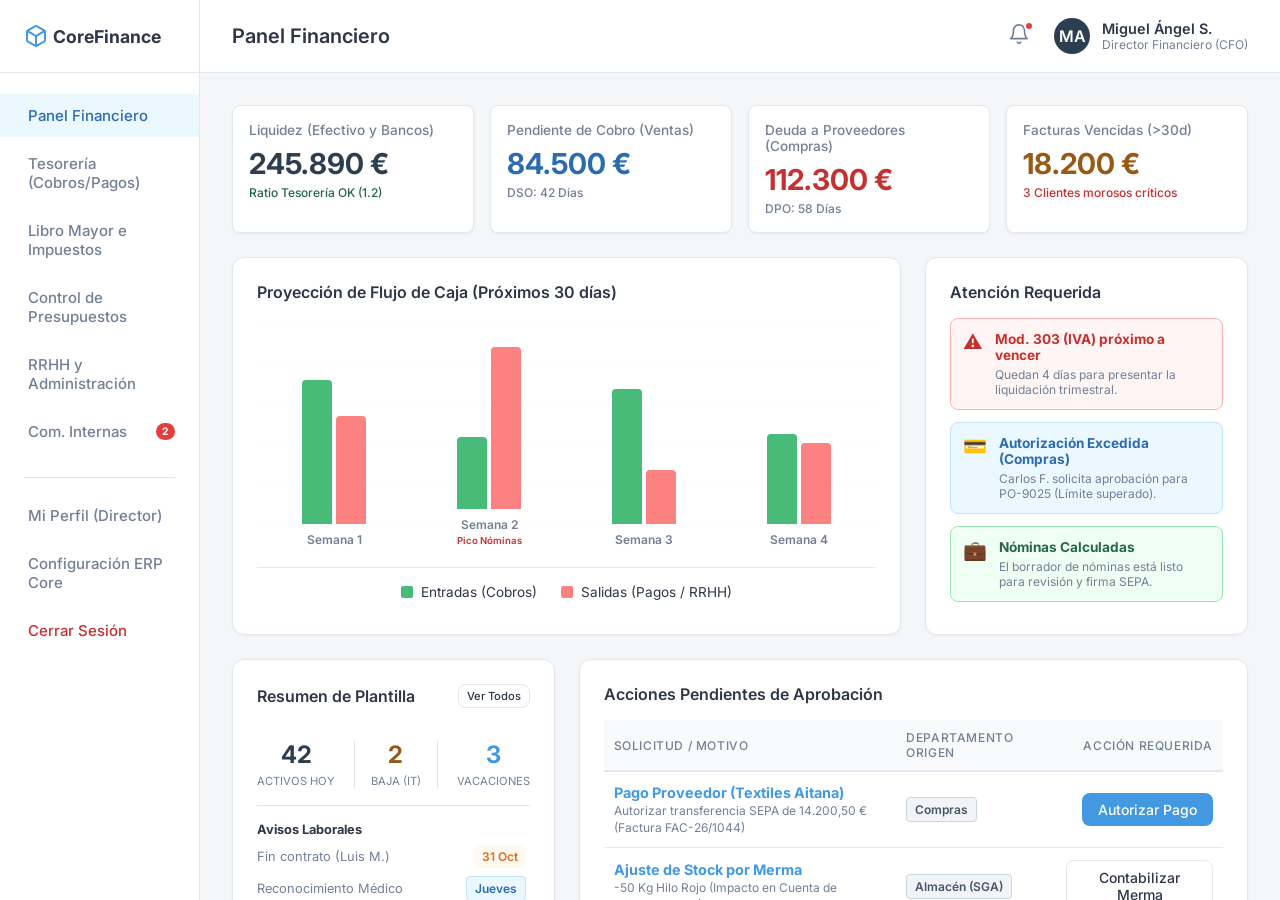
<file: finanzas.html>
<!doctype html>
<html lang="es">
  <head>
    <meta charset="UTF-8" />
    <meta name="viewport" content="width=device-width, initial-scale=1.0" />
    <title>CoreFinance - Acceso Finanzas</title>
    <link href="https://fonts.googleapis.com/css2?family=Inter:wght@300;400;500;600;700&display=swap" rel="stylesheet" />
    <link rel="stylesheet" href="style.css" />

    <!-- Favicon Moderno (Usa el icono de cubo corporativo en SVG directamente) -->
    <link rel="icon" type="image/svg+xml" href="data:image/svg+xml,<svg xmlns='http://www.w3.org/2000/svg' viewBox='0 0 24 24' fill='none' stroke='%233182ce' stroke-width='2' stroke-linecap='round' stroke-linejoin='round'><path d='M21 16V8a2 2 0 0 0-1-1.73l-7-4a2 2 0 0 0-2 0l-7 4A2 2 0 0 0 3 8v8a2 2 0 0 0 1 1.73l7 4a2 2 0 0 0 2 0l7-4A2 2 0 0 0 21 16z'></path><polyline points='3.27 6.96 12 12.01 20.73 6.96'></polyline><line x1='12' y1='22.08' x2='12' y2='12'></line></svg>">
    <!-- SEO y Redes Sociales (Open Graph para Miniaturas) -->
    <meta property="og:title" content="SupplyConnect - Suite ERP Industrial" />
    <meta property="og:description" content="Plataforma integral de gestión para Compras, Ventas, Logística y Finanzas en entorno industrial." />
    <meta property="og:type" content="website" />
    <meta property="og:url" content="https://mndesignweb.es/supplyconnect/finanzas" />
    <!-- Miniatura que se verá al compartir el enlace (Sube una imagen de 1200x630px llamada og-image.jpg a la carpeta) -->
    <meta property="og:image" content="https://mndesignweb.es/supplyconnect/og-image.jpg" />
  </head>
  <body>
    <!-- MENÚ LATERAL (SIDEBAR) -->
    <aside class="sidebar">
      <div class="sidebar-header">
        <svg width="24" height="24" viewBox="0 0 24 24" fill="none" stroke="currentColor" stroke-width="2" stroke-linecap="round" stroke-linejoin="round" style="color: var(--primary)">
          <path d="M21 16V8a2 2 0 0 0-1-1.73l-7-4a2 2 0 0 0-2 0l-7 4A2 2 0 0 0 3 8v8a2 2 0 0 0 1 1.73l7 4a2 2 0 0 0 2 0l7-4A2 2 0 0 0 21 16z"></path>
          <polyline points="3.27 6.96 12 12.01 20.73 6.96"></polyline>
          <line x1="12" y1="22.08" x2="12" y2="12"></line>
        </svg>
        <h2>CoreFinance</h2>
      </div>
      <nav class="sidebar-nav">
        <a class="nav-item active" data-target="dashboard-finanzas" onclick="activateNav(this)">Panel Financiero</a>
        <a class="nav-item" data-target="tesoreria" onclick="activateNav(this)">Tesorería (Cobros/Pagos)</a>
        <a class="nav-item" data-target="contabilidad" onclick="activateNav(this)">Libro Mayor e Impuestos</a>
        <a class="nav-item" data-target="presupuestos" onclick="activateNav(this)">Control de Presupuestos</a>
        <a class="nav-item" data-target="rrhh-admin" onclick="activateNav(this)">RRHH y Administración</a>
        <a class="nav-item" data-target="comunicaciones" onclick="activateNav(this)">
          Com. Internas <span style="margin-left: auto; background-color: #e53e3e; color: white; font-size: 0.65rem; padding: 2px 6px; border-radius: 10px; font-weight: 700;">2</span>
        </a>
        
        <div style="height: 1px; background-color: var(--border-color); margin: 24px 24px 16px 24px;"></div>
        
        <a class="nav-item" data-target="mi-perfil" onclick="activateNav(this)">Mi Perfil (Director)</a>
        <a class="nav-item" data-target="configuracion-core" onclick="activateNav(this)">Configuración ERP Core</a>
        <a class="nav-item" style="color: var(--alert-text); margin-top: auto;" href="index.html">Cerrar Sesión</a>
      </nav>
    </aside>

    <!-- CONTENIDO PRINCIPAL -->
    <div class="main-content">
      
      <!-- TOPBAR -->
      <header class="topbar">
        <div class="topbar-title">
          <h1 id="topbar-title-text">Panel Financiero</h1>
        </div>
        <div class="user-profile">
          <div class="notification-bell" onclick="toggleNotificaciones()">
            <svg width="22" height="22" viewBox="0 0 24 24" fill="none" stroke="currentColor" stroke-width="1.8" stroke-linecap="round" stroke-linejoin="round">
              <path d="M18 8A6 6 0 0 0 6 8c0 7-3 9-3 9h18s-3-2-3-9"></path>
              <path d="M13.73 21a2 2 0 0 1-3.46 0"></path>
            </svg>
            <div class="notification-dot"></div>
          </div>
          <div style="display: flex; align-items: center; gap: 12px; margin-left: 8px;">
            <div class="avatar" style="background-color: #2c3e50;">MA</div>
            <div class="user-info">
              <span class="user-name">Miguel Ángel S.</span>
              <span class="user-role">Director Financiero (CFO)</span>
            </div>
          </div>
        </div>
      </header>

      <!-- CONTENEDOR DE VISTAS -->
      <main class="dashboard-container">
        
        <!-- VISTA: DASHBOARD FINANCIERO -->
        <section id="dashboard-finanzas" class="view-section active">
          <div class="dashboard-grid">
            
            <!-- KPIs Financieros (Fila 1 completa) -->
            <div class="kpi-container col-span-12">
              <div class="kpi-card">
                <div class="kpi-title">Liquidez (Efectivo y Bancos)</div>
                <div class="kpi-value" style="color: #2c3e50;">245.890 €</div>
                <div class="kpi-trend positive">Ratio Tesorería OK (1.2)</div>
              </div>
              <div class="kpi-card">
                <div class="kpi-title">Pendiente de Cobro (Ventas)</div>
                <div class="kpi-value" style="color: #2b6cb0;">84.500 €</div>
                <div class="kpi-trend neutral">DSO: 42 Días</div>
              </div>
              <div class="kpi-card">
                <div class="kpi-title">Deuda a Proveedores (Compras)</div>
                <div class="kpi-value" style="color: #c53030;">112.300 €</div>
                <div class="kpi-trend neutral">DPO: 58 Días</div>
              </div>
              <div class="kpi-card">
                <div class="kpi-title">Facturas Vencidas (>30d)</div>
                <div class="kpi-value" style="color: var(--warning-text);">18.200 €</div>
                <div class="kpi-trend negative">3 Clientes morosos críticos</div>
              </div>
            </div>

            <!-- Gráfico de Cashflow (Fila 2 - Izquierda) -->
            <div class="card col-span-8">
              <div class="card-header"><h3 class="card-title">Proyección de Flujo de Caja (Próximos 30 días)</h3></div>
              <div style="height: 250px; display: flex; align-items: flex-end; justify-content: space-around; padding: 20px 0; border-bottom: 1px solid var(--border-color); background: repeating-linear-gradient(0deg, transparent, transparent 39px, #f8fafc 40px);">
                
                <!-- Semana 1 -->
                <div style="display: flex; flex-direction: column; align-items: center; gap: 8px;">
                  <div style="display: flex; gap: 4px; align-items: flex-end; height: 180px;">
                    <div style="width: 30px; background-color: #48bb78; height: 80%; border-radius: 4px 4px 0 0;" title="Cobros: 45k"></div>
                    <div style="width: 30px; background-color: #fc8181; height: 60%; border-radius: 4px 4px 0 0;" title="Pagos: 32k"></div>
                  </div>
                  <span style="font-size: 0.75rem; color: var(--text-muted); font-weight: 600;">Semana 1</span>
                </div>
                
                <!-- Semana 2 -->
                <div style="display: flex; flex-direction: column; align-items: center; gap: 8px;">
                  <div style="display: flex; gap: 4px; align-items: flex-end; height: 180px;">
                    <div style="width: 30px; background-color: #48bb78; height: 40%; border-radius: 4px 4px 0 0;"></div>
                    <div style="width: 30px; background-color: #fc8181; height: 90%; border-radius: 4px 4px 0 0;"></div>
                  </div>
                  <span style="font-size: 0.75rem; color: var(--text-muted); font-weight: 600; text-align: center;">Semana 2<br><span style="color: #c53030; font-size: 0.6rem;">Pico Nóminas</span></span>
                </div>

                <!-- Semana 3 -->
                <div style="display: flex; flex-direction: column; align-items: center; gap: 8px;">
                  <div style="display: flex; gap: 4px; align-items: flex-end; height: 180px;">
                    <div style="width: 30px; background-color: #48bb78; height: 75%; border-radius: 4px 4px 0 0;"></div>
                    <div style="width: 30px; background-color: #fc8181; height: 30%; border-radius: 4px 4px 0 0;"></div>
                  </div>
                  <span style="font-size: 0.75rem; color: var(--text-muted); font-weight: 600;">Semana 3</span>
                </div>

                <!-- Semana 4 -->
                <div style="display: flex; flex-direction: column; align-items: center; gap: 8px;">
                  <div style="display: flex; gap: 4px; align-items: flex-end; height: 180px;">
                    <div style="width: 30px; background-color: #48bb78; height: 50%; border-radius: 4px 4px 0 0;"></div>
                    <div style="width: 30px; background-color: #fc8181; height: 45%; border-radius: 4px 4px 0 0;"></div>
                  </div>
                  <span style="font-size: 0.75rem; color: var(--text-muted); font-weight: 600;">Semana 4</span>
                </div>
              </div>
              <div style="display: flex; justify-content: center; gap: 24px; margin-top: 16px; font-size: 0.85rem;">
                <span style="display: flex; align-items: center; gap: 8px;"><div style="width: 12px; height: 12px; background-color: #48bb78; border-radius: 2px;"></div> Entradas (Cobros)</span>
                <span style="display: flex; align-items: center; gap: 8px;"><div style="width: 12px; height: 12px; background-color: #fc8181; border-radius: 2px;"></div> Salidas (Pagos / RRHH)</span>
              </div>
            </div>

            <!-- Alertas Administrativas (Fila 2 - Derecha) -->
            <div class="card col-span-4" style="display: flex; flex-direction: column;">
              <div class="card-header"><h3 class="card-title">Atención Requerida</h3></div>
              <div style="display: flex; flex-direction: column; gap: 12px; flex-grow: 1; overflow-y: auto; padding-bottom: 8px;">
                
                <div class="alert-box" style="background-color: #fff5f5; border-color: #feb2b2; margin: 0; padding: 12px;">
                  <div class="alert-icon" style="color: #c53030; margin-top: 2px;">⚠️</div>
                  <div class="alert-content">
                    <strong style="color: #c53030; font-size: 0.85rem; display: block;">Mod. 303 (IVA) próximo a vencer</strong>
                    <span style="font-size: 0.75rem; color: var(--text-muted);">Quedan 4 días para presentar la liquidación trimestral.</span>
                  </div>
                </div>

                <div class="alert-box" style="background-color: #ebf8ff; border-color: #bee3f8; margin: 0; padding: 12px;">
                  <div class="alert-icon" style="color: #2b6cb0; margin-top: 2px;">💳</div>
                  <div class="alert-content">
                    <strong style="color: #2b6cb0; font-size: 0.85rem; display: block;">Autorización Excedida (Compras)</strong>
                    <span style="font-size: 0.75rem; color: var(--text-muted);">Carlos F. solicita aprobación para PO-9025 (Límite superado).</span>
                  </div>
                </div>

                <div class="alert-box" style="background-color: #f0fff4; border-color: #9ae6b4; margin: 0; padding: 12px;">
                  <div class="alert-icon" style="color: #276749; margin-top: 2px;">💼</div>
                  <div class="alert-content">
                    <strong style="color: #276749; font-size: 0.85rem; display: block;">Nóminas Calculadas</strong>
                    <span style="font-size: 0.75rem; color: var(--text-muted);">El borrador de nóminas está listo para revisión y firma SEPA.</span>
                  </div>
                </div>

              </div>
            </div>

            <!-- Resumen RRHH (Fila 3 - Izquierda) -->
            <div class="card col-span-4">
              <div class="card-header" style="display: flex; justify-content: space-between; align-items: center;">
                <h3 class="card-title">Resumen de Plantilla</h3>
                <button class="btn btn-outline" style="font-size: 0.7rem; padding: 4px 8px;" onclick="document.querySelector('[data-target=\'rrhh-admin\']').click()">Ver Todos</button>
              </div>
              <div style="display: flex; justify-content: space-between; padding: 16px 0; border-bottom: 1px solid var(--border-color);">
                <div style="text-align: center;">
                  <strong style="font-size: 1.5rem; color: #2c3e50; display: block;">42</strong>
                  <span style="font-size: 0.7rem; color: var(--text-muted); text-transform: uppercase;">Activos Hoy</span>
                </div>
                <div style="text-align: center; border-left: 1px solid var(--border-color); border-right: 1px solid var(--border-color); padding: 0 16px;">
                  <strong style="font-size: 1.5rem; color: var(--warning-text); display: block;">2</strong>
                  <span style="font-size: 0.7rem; color: var(--text-muted); text-transform: uppercase;">Baja (IT)</span>
                </div>
                <div style="text-align: center;">
                  <strong style="font-size: 1.5rem; color: var(--primary); display: block;">3</strong>
                  <span style="font-size: 0.7rem; color: var(--text-muted); text-transform: uppercase;">Vacaciones</span>
                </div>
              </div>
              <div style="padding-top: 16px;">
                <h4 style="font-size: 0.8rem; margin-bottom: 8px; color: var(--text-main);">Avisos Laborales</h4>
                <ul style="list-style: none; padding: 0; margin: 0; font-size: 0.8rem; display: flex; flex-direction: column; gap: 8px;">
                  <li style="display: flex; justify-content: space-between; align-items: center;">
                    <span style="color: var(--text-muted);">Fin contrato (Luis M.)</span>
                    <span class="tag tag-warning" style="background: #fffaf0; color: #dd6b20; border-color: #fbd38d;">31 Oct</span>
                  </li>
                  <li style="display: flex; justify-content: space-between; align-items: center;">
                    <span style="color: var(--text-muted);">Reconocimiento Médico</span>
                    <span class="tag tag-info">Jueves</span>
                  </li>
                </ul>
              </div>
            </div>

            <!-- Acciones Pendientes (Fila 3 - Centro y Derecha) -->
            <div class="card col-span-8">
              <div class="card-header"><h3 class="card-title">Acciones Pendientes de Aprobación</h3></div>
              <div class="table-container">
                <table style="width: 100%; font-size: 0.85rem; border-collapse: collapse;">
                  <thead style="background-color: #f8fafc; border-bottom: 2px solid var(--border-color);">
                    <tr>
                      <th style="padding: 10px; text-align: left;">Solicitud / Motivo</th>
                      <th style="padding: 10px; text-align: left;">Departamento Origen</th>
                      <th style="padding: 10px; text-align: right;">Acción Requerida</th>
                    </tr>
                  </thead>
                  <tbody>
                    <tr style="border-bottom: 1px solid var(--border-color);">
                      <td style="padding: 12px 10px;">
                        <strong style="color: var(--primary); font-size: 0.9rem;">Pago Proveedor (Textiles Aitana)</strong><br>
                        <span style="font-size: 0.75rem; color: var(--text-muted);">Autorizar transferencia SEPA de 14.200,50 € (Factura FAC-26/1044)</span>
                      </td>
                      <td style="padding: 12px 10px; vertical-align: middle;"><span class="tag tag-neutral">Compras</span></td>
                      <td style="padding: 12px 10px; text-align: right; vertical-align: middle;">
                        <button class="btn btn-primary" onclick="openModal('autorizarPagoModal')">Autorizar Pago</button>
                      </td>
                    </tr>
                    <tr>
                      <td style="padding: 12px 10px;">
                        <strong style="color: var(--primary); font-size: 0.9rem;">Ajuste de Stock por Merma</strong><br>
                        <span style="font-size: 0.75rem; color: var(--text-muted);">-50 Kg Hilo Rojo (Impacto en Cuenta de Pérdidas: 210€)</span>
                      </td>
                      <td style="padding: 12px 10px; vertical-align: middle;"><span class="tag tag-neutral">Almacén (SGA)</span></td>
                      <td style="padding: 12px 10px; text-align: right; vertical-align: middle;">
                        <button class="btn btn-outline" onclick="openModal('contabilizarMermaModal')">Contabilizar Merma</button>
                      </td>
                    </tr>
                  </tbody>
                </table>
              </div>
            </div>

          </div>
        </section>

        <!-- VISTA: TESORERÍA (COBROS Y PAGOS) -->
        <section id="tesoreria" class="view-section">
          
          <!-- KPIs de Tesorería -->
          <div class="kpi-container col-span-12" style="margin-bottom: 24px;">
            <div class="kpi-card">
              <div class="kpi-title">Saldo en Bancos (Real)</div>
              <div class="kpi-value" style="color: #2c3e50;">245.890 €</div>
              <div class="kpi-trend positive">Sincronizado hace 10 min</div>
            </div>
            <div class="kpi-card">
              <div class="kpi-title">Previsión Cobros (7 días)</div>
              <div class="kpi-value" style="color: var(--primary);">22.400 €</div>
              <div class="kpi-trend positive">Altamente probable</div>
            </div>
            <div class="kpi-card">
              <div class="kpi-title">Previsión Pagos (7 días)</div>
              <div class="kpi-value" style="color: #c53030;">18.500 €</div>
              <div class="kpi-trend neutral">Remesas programadas</div>
            </div>
            <div class="kpi-card">
              <div class="kpi-title">Flujo de Caja Neto (Semana)</div>
              <div class="kpi-value" style="color: #38a169;">+ 3.900 €</div>
              <div class="kpi-trend positive">Caja en crecimiento</div>
            </div>
          </div>

          <div class="dashboard-grid">
            
            <!-- Columna Completa: Cuentas a Cobrar (Ventas - Laura) -->
            <div class="card col-span-12">
              <div class="card-header" style="display: flex; justify-content: space-between; align-items: center; flex-wrap: wrap; gap: 16px;">
                <h3 class="card-title" style="color: var(--primary);">Cuentas a Cobrar (Clientes)</h3>
                <button class="btn btn-outline" style="font-size: 0.8rem; padding: 6px 12px;" onclick="openModal('reclamarVencidasModal')">Reclamar Vencidas</button>
              </div>
              <div class="table-container">
                <table style="width: 100%; font-size: 0.85rem; border-collapse: collapse;">
                  <thead style="background-color: #f8fafc; border-bottom: 2px solid var(--border-color);">
                    <tr>
                      <th style="padding: 12px; text-align: left;">Cliente</th>
                      <th style="padding: 12px; text-align: left;">Factura</th>
                      <th style="padding: 12px; text-align: right;">Importe</th>
                      <th style="padding: 12px; text-align: center;">Estado</th>
                      <th style="padding: 12px; text-align: right;">Acciones</th>
                    </tr>
                  </thead>
                  <tbody>
                    <!-- Moroso Crítico -->
                    <tr style="border-bottom: 1px solid var(--border-color); background-color: #fff5f5;">
                      <td style="padding: 12px; font-weight: 500;">Plásticos Industriales</td>
                      <td style="padding: 12px; color: var(--text-muted);">FAC-26/0892</td>
                      <td style="padding: 12px; text-align: right; font-weight: 600; color: #c53030;">3.150 €</td>
                      <td style="padding: 12px; text-align: center;"><span class="tag" style="background-color: #feb2b2; color: #742a2a; border-color: #fc8181;">Vencida (+20d)</span></td>
                      <td style="padding: 12px; text-align: right;">
                        <button class="btn btn-primary" style="background-color: #c53030; border-color: #c53030;" onclick="openModal('bloquearCreditoModal')">Bloquear</button>
                      </td>
                    </tr>
                    <!-- Pago Pendiente Normal -->
                    <tr style="border-bottom: 1px solid var(--border-color);">
                      <td style="padding: 12px; font-weight: 500;">Embalajes Levante</td>
                      <td style="padding: 12px; color: var(--text-muted);">FAC-26/1102</td>
                      <td style="padding: 12px; text-align: right; font-weight: 600;">3.200 €</td>
                      <td style="padding: 12px; text-align: center;"><span class="tag tag-neutral" style="background-color: #fffaf0; color: #dd6b20; border-color: #fbd38d;">Pendiente</span></td>
                      <td style="padding: 12px; text-align: right;">
                        <button class="btn btn-outline"  onclick="openModal('marcarCobroModal')">Marcar Cobro</button>
                      </td>
                    </tr>
                  </tbody>
                </table>
              </div>
            </div>

            <!-- Columna Completa: Cuentas a Pagar (Compras - Carlos) -->
            <div class="card col-span-12">
              <div class="card-header" style="display: flex; justify-content: space-between; align-items: center; flex-wrap: wrap; gap: 16px;">
                <h3 class="card-title" style="color: #c53030;">Cuentas a Pagar (Proveedores)</h3>
                <button class="btn btn-outline" style="font-size: 0.8rem; padding: 6px 12px;" onclick="openModal('generarRemesaModal')">Generar Remesa</button>
              </div>
              <div class="table-container">
                <table style="width: 100%; font-size: 0.85rem; border-collapse: collapse;">
                  <thead style="background-color: #f8fafc; border-bottom: 2px solid var(--border-color);">
                    <tr>
                      <th style="padding: 12px; text-align: left;">Proveedor</th>
                      <th style="padding: 12px; text-align: left;">Factura Prov.</th>
                      <th style="padding: 12px; text-align: right;">Importe</th>
                      <th style="padding: 12px; text-align: center;">Estado SGA</th>
                      <th style="padding: 12px; text-align: right;">Acciones</th>
                    </tr>
                  </thead>
                  <tbody>
                    <!-- Lista para pago (Conciliada) -->
                    <tr style="border-bottom: 1px solid var(--border-color);">
                      <td style="padding: 12px; font-weight: 500;">Textiles Aitana SA</td>
                      <td style="padding: 12px; color: var(--text-muted);">FAC-99201</td>
                      <td style="padding: 12px; text-align: right; font-weight: 600;">14.200 €</td>
                      <td style="padding: 12px; text-align: center;"><span class="tag tag-success">Conciliada OK</span></td>
                      <td style="padding: 12px; text-align: right;">
                        <button class="btn btn-primary" onclick="openModal('autorizarPagoModal')">Pagar (SEPA)</button>
                      </td>
                    </tr>
                    <!-- Bloqueada por incidencia de calidad -->
                    <tr style="background-color: #f8fafc;">
                      <td style="padding: 12px; font-weight: 500;">Químicas Unidas</td>
                      <td style="padding: 12px; color: var(--text-muted);">A/4499-B</td>
                      <td style="padding: 12px; text-align: right; font-weight: 600;">4.500 €</td>
                      <td style="padding: 12px; text-align: center;"><span class="tag tag-warning" style="background-color: #fff5f5; color: #c53030; border-color: #feb2b2;">RMA Abierto</span></td>
                      <td style="padding: 12px; text-align: right;">
                        <button class="btn btn-outline" disabled title="Bloqueado por Control de Calidad">Bloqueada</button>
                      </td>
                    </tr>
                  </tbody>
                </table>
              </div>
            </div>

            <!-- Fila Inferior: Conciliación Bancaria Norma 43 -->
            <div class="card col-span-12">
              <div class="card-header" style="display: flex; justify-content: space-between; align-items: center; flex-wrap: wrap; gap: 16px;">
                <h3 class="card-title">Conciliación Bancaria (Fichero Norma 43 - Banco Santander)</h3>
                <div style="display: flex; gap: 12px;">
                  <button class="btn btn-outline" style="font-size: 0.8rem; padding: 6px 12px;" onclick="showToast('Sincronizando con API del banco...', 'info')">↻ Actualizar Extracto</button>
                  <button class="btn btn-primary" style="font-size: 0.8rem; padding: 6px 12px;" onclick="openModal('autoConciliarModal')">✨ Auto-Conciliar por IA</button>
                </div>
              </div>
              
              <div style="background-color: #ebf8ff; border: 1px solid #bee3f8; border-radius: 8px; padding: 16px; margin-bottom: 16px; display: flex; align-items: center; justify-content: space-between;">
                <span style="font-size: 0.85rem; color: #2b6cb0;"><strong>Motor de Conciliación:</strong> 2 movimientos en el banco coinciden exactamente con facturas pendientes en el ERP.</span>
                <span class="tag tag-info" style="background-color: #3182ce; color: white;">95% Precisión</span>
              </div>

              <div class="table-container">
                <table style="width: 100%; font-size: 0.85rem; border-collapse: collapse;">
                  <thead style="background-color: #f1f5f9; border-bottom: 2px solid var(--border-color);">
                    <tr>
                      <th style="padding: 12px; text-align: left; width: 45%;">Movimiento Bancario (Extracto Real)</th>
                      <th style="padding: 12px; text-align: center; width: 10%;">Score</th>
                      <th style="padding: 12px; text-align: left; width: 45%;">Apunte Contable Propuesto (ERP Core)</th>
                    </tr>
                  </thead>
                  <tbody>
                    <!-- Ingreso de Cliente (Laura) -->
                    <tr style="border-bottom: 1px dashed var(--border-color);">
                      <td style="padding: 16px;">
                        <span style="font-size: 0.75rem; color: var(--text-muted);">Ayer, 09:15h</span><br>
                        <strong>TRANSFERENCIA A FAVOR - MODATEXTIL SUR SL</strong><br>
                        <span style="color: #38a169; font-weight: 700; font-size: 1.1rem;">+ 14.200,50 €</span>
                      </td>
                      <td style="padding: 16px; text-align: center; vertical-align: middle;">
                        <div style="display: flex; flex-direction: column; align-items: center; gap: 8px;">
                          <span style="background-color: #c6f6d5; color: #22543d; padding: 4px 8px; border-radius: 12px; font-weight: 600; font-size: 0.75rem;">100% Match</span>
                          <button class="btn btn-primary" style="font-size: 0.75rem; padding: 4px 12px; width: 100%;" onclick="openModal('confirmarConciliacionModal')">Confirmar</button>
                        </div>
                      </td>
                      <td style="padding: 16px; background-color: #f8fafc;">
                        <span style="font-size: 0.75rem; color: var(--text-muted);">Cuentas a Cobrar (Ventas)</span><br>
                        <strong>Cobro Factura FAC-26/1044</strong><br>
                        Cliente: ModaTextil Sur (#OV-4890)
                      </td>
                    </tr>
                    
                    <!-- Pago a Proveedor (Carlos) -->
                    <tr>
                      <td style="padding: 16px;">
                        <span style="font-size: 0.75rem; color: var(--text-muted);">Ayer, 16:30h</span><br>
                        <strong>EMISION TRANSFERENCIA - CARTONAJES LEVANTE</strong><br>
                        <span style="color: #c53030; font-weight: 700; font-size: 1.1rem;">- 1.200,00 €</span>
                      </td>
                      <td style="padding: 16px; text-align: center; vertical-align: middle;">
                        <div style="display: flex; flex-direction: column; align-items: center; gap: 8px;">
                          <span style="background-color: #c6f6d5; color: #22543d; padding: 4px 8px; border-radius: 12px; font-weight: 600; font-size: 0.75rem;">100% Match</span>
                          <button class="btn btn-primary" style="font-size: 0.75rem; padding: 4px 12px; width: 100%;" onclick="openModal('confirmarConciliacionModal')">Confirmar</button>
                        </div>
                      </td>
                      <td style="padding: 16px; background-color: #f8fafc;">
                        <span style="font-size: 0.75rem; color: var(--text-muted);">Cuentas a Pagar (Compras)</span><br>
                        <strong>Pago Factura F-23-449</strong><br>
                        Proveedor: Cartonajes Levante
                      </td>
                    </tr>
                  </tbody>
                </table>
              </div>
            </div>

          </div>
        </section>

        <!-- VISTA: CONTABILIDAD Y LIBRO MAYOR -->
        <section id="contabilidad" class="view-section">
          
          <!-- KPIs Contables -->
          <div class="kpi-container col-span-12" style="margin-bottom: 24px;">
            <div class="kpi-card">
              <div class="kpi-title">Resultado del Ejercicio (PYG)</div>
              <div class="kpi-value" style="color: #38a169;">+ 145.200 €</div>
              <div class="kpi-trend positive">Beneficio Neto Acumulado</div>
            </div>
            <div class="kpi-card">
              <div class="kpi-title">IVA Repercutido (Ventas)</div>
              <div class="kpi-value">38.934 €</div>
              <div class="kpi-trend neutral">Cuenta 477</div>
            </div>
            <div class="kpi-card">
              <div class="kpi-title">IVA Soportado (Compras)</div>
              <div class="kpi-value">22.150 €</div>
              <div class="kpi-trend neutral">Cuenta 472</div>
            </div>
            <div class="kpi-card">
              <div class="kpi-title">Asientos Descuadrados</div>
              <div class="kpi-value" style="color: var(--warning-text);">0</div>
              <div class="kpi-trend positive">Diario perfectamente cuadrado</div>
            </div>
          </div>

          <div class="dashboard-grid">
            
            <!-- Libro Diario (Asientos Automáticos) - Fila 1 Completa -->
            <div class="card col-span-12">
              <div class="card-header" style="display: flex; justify-content: space-between; align-items: center; flex-wrap: wrap; gap: 16px;">
                <h3 class="card-title">Libro Diario (Últimos Asientos Automáticos)</h3>
                <div style="display: flex; gap: 12px; align-items: center;">
                  <div class="search-box">
                    <input type="text" placeholder="Buscar cuenta, concepto, importe..." style="padding: 8px 12px; border: 1px solid var(--border-color); border-radius: var(--radius-md); min-width: 250px;" />
                  </div>
                  <button class="btn btn-outline" style="font-size: 0.8rem; padding: 6px 12px;" onclick="activateNav({ classList: { add: () => {} }, getAttribute: () => 'historial-diario', innerText: 'Libro Diario Histórico' })">Ver Diario Completo</button>
                  <button class="btn btn-primary" style="font-size: 0.8rem; padding: 6px 12px;" onclick="openModal('nuevoAsientoModal')">+ Asiento Manual</button>
                </div>
              </div>

              <div class="table-container">
                <table style="width: 100%; font-size: 0.85rem; border-collapse: collapse;">
                  <thead style="background-color: #f8fafc; border-bottom: 2px solid var(--border-color);">
                    <tr>
                      <th style="padding: 10px; text-align: left; width: 80px;">Nº Asiento</th>
                      <th style="padding: 10px; text-align: left; width: 100px;">Fecha/Hora</th>
                      <th style="padding: 10px; text-align: left;">Concepto / Origen</th>
                      <th style="padding: 10px; text-align: center;">Cuentas Interv.</th>
                      <th style="padding: 10px; text-align: right;">Total Debe</th>
                      <th style="padding: 10px; text-align: right;">Total Haber</th>
                      <th style="padding: 10px; text-align: right;">Acciones</th>
                    </tr>
                  </thead>
                  <tbody>
                    <!-- Asiento de Cobro (Viene de Tesorería) -->
                    <tr style="border-bottom: 1px solid var(--border-color);">
                      <td style="padding: 10px; font-weight: 600; color: #2c3e50;">#45993</td>
                      <td style="padding: 10px; color: var(--text-muted);">Hoy, 09:15h</td>
                      <td style="padding: 10px;">
                        <strong>Cobro Factura FAC-26/1044</strong><br>
                        <span style="font-size: 0.75rem; color: var(--text-muted);">Origen: Tesorería (Auto-Conciliado)</span>
                      </td>
                      <td style="padding: 10px; text-align: center;"><span class="tag tag-info">572.0 / 430.12</span></td>
                      <td style="padding: 10px; text-align: right; font-weight: 600;">14.200,50 €</td>
                      <td style="padding: 10px; text-align: right; font-weight: 600;">14.200,50 €</td>
                      <td style="padding: 10px; text-align: right;">
                        <button class="btn btn-outline"  onclick="openModal('detalleAsientoModal')">Ver T</button>
                      </td>
                    </tr>
                    
                    <!-- Asiento de Venta (Viene de Laura - Ventas) -->
                    <tr style="border-bottom: 1px solid var(--border-color); background-color: #f8fafc;">
                      <td style="padding: 10px; font-weight: 600; color: #2c3e50;">#45992</td>
                      <td style="padding: 10px; color: var(--text-muted);">Ayer, 18:05h</td>
                      <td style="padding: 10px;">
                        <strong>Emisión Factura a Embalajes Levante</strong><br>
                        <span style="font-size: 0.75rem; color: var(--text-muted);">Origen: Ventas (Facturación #OV-5023)</span>
                      </td>
                      <td style="padding: 10px; text-align: center;"><span class="tag tag-info">430.4 / 700.1 / 477.21</span></td>
                      <td style="padding: 10px; text-align: right; font-weight: 600;">3.872,00 €</td>
                      <td style="padding: 10px; text-align: right; font-weight: 600;">3.872,00 €</td>
                      <td style="padding: 10px; text-align: right;">
                        <button class="btn btn-outline"  onclick="openModal('detalleAsientoModal')">Ver T</button>
                      </td>
                    </tr>

                    <!-- Asiento de Variación de Existencias (Viene de Ana - Almacén) -->
                    <tr style="border-bottom: 1px solid var(--border-color);">
                      <td style="padding: 10px; font-weight: 600; color: #2c3e50;">#45991</td>
                      <td style="padding: 10px; color: var(--text-muted);">Ayer, 11:30h</td>
                      <td style="padding: 10px;">
                        <strong>Entrada de Mercancía en Stock (Hilo Rojo)</strong><br>
                        <span style="font-size: 0.75rem; color: var(--text-muted);">Origen: Almacén / SGA (#PO-9008)</span>
                      </td>
                      <td style="padding: 10px; text-align: center;"><span class="tag tag-info">300.1 / 610.1</span></td>
                      <td style="padding: 10px; text-align: right; font-weight: 600;">4.100,00 €</td>
                      <td style="padding: 10px; text-align: right; font-weight: 600;">4.100,00 €</td>
                      <td style="padding: 10px; text-align: right;">
                        <button class="btn btn-outline"  onclick="openModal('detalleAsientoModal')">Ver T</button>
                      </td>
                    </tr>
                  </tbody>
                </table>
              </div>
            </div>

            <!-- Fila 2: Gestión de Impuestos y Cierres (12 columnas, pero divididas internamente) -->
            <div class="col-span-12" style="display: grid; grid-template-columns: 1fr 1fr; gap: 24px;">
              
              <!-- Gestión de Impuestos (Modelos AEAT) -->
              <div class="card" style="margin: 0;">
                <div class="card-header" style="display: flex; justify-content: space-between; align-items: center; padding-bottom: 12px; border-bottom: 1px solid var(--border-color); margin-bottom: 16px;">
                  <h3 class="card-title" style="margin: 0;">Fiscalidad e Impuestos (AEAT)</h3>
                  <div style="display: flex; gap: 8px;">
                    <button class="btn btn-outline" style="font-size: 0.75rem; padding: 4px 8px;" onclick="activateNav({ classList: { add: () => {} }, getAttribute: () => 'archivo-fiscal', innerText: 'Archivo Fiscal (Histórico)' })">Ver Historial AEAT</button>
                    <button class="btn btn-primary" style="font-size: 0.75rem; padding: 4px 8px;" onclick="openModal('nuevoModeloFiscalModal')">+ Nuevo Modelo</button>
                  </div>
                </div>
                <div style="display: flex; flex-direction: column; gap: 16px;">
                  
                  <div style="border: 1px solid var(--border-color); border-radius: 8px; padding: 16px; display: flex; justify-content: space-between; align-items: center; background-color: #fff5f5; border-color: #feb2b2;">
                    <div>
                      <strong style="display: block; font-size: 0.95rem; color: #c53030;">Modelo 303 (IVA Trimestral) - 3T 2026</strong>
                      <span style="font-size: 0.8rem; color: var(--text-muted);">Fecha límite: 20 de Octubre. Estado: <strong style="color: #dd6b20;">Pendiente</strong>.</span>
                    </div>
                    <button class="btn btn-primary" style="background-color: #c53030; border-color: #c53030; font-size: 0.8rem; padding: 6px 12px; white-space: nowrap;" onclick="openModal('generarMod303Modal')">Calcular y Presentar</button>
                  </div>

                  <div style="border: 1px solid var(--border-color); border-radius: 8px; padding: 16px; display: flex; justify-content: space-between; align-items: center;">
                    <div>
                      <strong style="display: block; font-size: 0.95rem;">Modelo 111 (Retenciones IRPF Trabajadores)</strong>
                      <span style="font-size: 0.8rem; color: var(--text-muted);">Periodo: Septiembre. Estado: <strong style="color: var(--success-text);">Presentado</strong>.</span>
                    </div>
                    <button class="btn btn-outline" white-space: nowrap;" onclick="showToast('Descargando justificante AEAT...', 'info')">Ver Justificante</button>
                  </div>

                  <div style="border: 1px solid var(--border-color); border-radius: 8px; padding: 16px; display: flex; justify-content: space-between; align-items: center;">
                    <div>
                      <strong style="display: block; font-size: 0.95rem;">Modelo 349 (Operaciones Intracomunitarias)</strong>
                      <span style="font-size: 0.8rem; color: var(--text-muted);">Periodo: Septiembre. Borrador listo.</span>
                    </div>
                    <button class="btn btn-outline" white-space: nowrap;" onclick="showToast('Borrador generado en formato TXT', 'success')">Generar TXT</button>
                  </div>

                </div>
              </div>

              <!-- Cierres Contables -->
              <div class="card" style="margin: 0;">
                <div class="card-header" style="display: flex; justify-content: space-between; align-items: center; padding-bottom: 12px; border-bottom: 1px solid var(--border-color); margin-bottom: 16px;">
                  <h3 class="card-title" style="margin: 0;">Cierres y Bloqueos de Periodo</h3>
                  <button class="btn btn-outline" style="font-size: 0.75rem; padding: 4px 8px;" onclick="activateNav({ classList: { add: () => {} }, getAttribute: () => 'archivo-fiscal', innerText: 'Archivo Fiscal (Histórico)' })">Ver Historial Cierres</button>
                </div>
                <p style="font-size: 0.85rem; color: var(--text-muted); margin-bottom: 16px;">El cierre de mes bloquea la generación de facturas y movimientos de stock con fecha retroactiva en Ventas y Almacén.</p>
                
                <div style="display: flex; flex-direction: column; gap: 12px;">
                  
                  <div style="background-color: #f8fafc; padding: 16px; border: 1px solid var(--border-color); border-radius: 8px; display: flex; justify-content: space-between; align-items: center;">
                    <div>
                      <strong style="font-size: 1rem;">Agosto 2026</strong>
                      <span class="tag tag-success" style="margin-left: 8px;">Cerrado</span>
                    </div>
                    <span style="font-size: 0.8rem; color: var(--text-muted);">Cerrado por: M. Ángel (05/09/2026)</span>
                  </div>

                  <div style="background-color: white; padding: 16px; border: 2px solid #3182ce; border-radius: 8px; display: flex; justify-content: space-between; align-items: center; box-shadow: 0 4px 6px rgba(49, 130, 206, 0.1);">
                    <div>
                      <strong style="font-size: 1.1rem; color: #2c3e50;">Septiembre 2026</strong>
                      <span class="tag tag-warning" style="background-color: #fffaf0; color: #dd6b20; border-color: #fbd38d; margin-left: 8px;">Abierto (En curso)</span>
                      <p style="font-size: 0.75rem; color: var(--text-muted); margin-top: 4px;">Última conciliación bancaria: Hoy, 09:15h</p>
                    </div>
                    <button class="btn btn-primary" style="padding: 10px 16px;" onclick="openModal('cierreMensualModal')">Ejecutar Cierre</button>
                  </div>

                </div>
              </div>

            </div>
            
          </div>
        </section>

        <!-- VISTA: LIBRO DIARIO HISTÓRICO (Toda la vida de la empresa) -->
        <section id="historial-diario" class="view-section">
          <!-- Cabecera y Navegación -->
          <div style="display: flex; justify-content: space-between; align-items: flex-start; margin-bottom: 24px;">
            <div style="display: flex; gap: 20px; align-items: center;">
              <button class="btn btn-outline" onclick="document.querySelector('[data-target=\'contabilidad\']').click()" style="padding: 6px 12px">← Volver a Contabilidad</button>
              <div>
                <h2 style="font-size: 1.8rem; color: var(--text-main); margin-bottom: 4px;">Libro Diario de Movimientos</h2>
                <p style="margin: 0; color: var(--text-muted); font-size: 0.95rem;">Registro histórico de todos los asientos contables (Punteo y Revisión).</p>
              </div>
            </div>
            <div style="display: flex; gap: 12px;">
              <button class="btn btn-outline" onclick="showToast('Generando Excel con 12.450 líneas...', 'info')">Exportar Excel Completo</button>
            </div>
          </div>

          <div class="card">
            <!-- Barra de Filtros Avanzados (Esencial para contables) -->
            <div style="background-color: #f8fafc; padding: 16px; border-bottom: 1px solid var(--border-color); display: grid; grid-template-columns: repeat(4, 1fr) auto; gap: 16px; align-items: end;">
              <div class="form-group" style="margin: 0;">
                <label style="font-size: 0.75rem;">Fecha Desde / Hasta</label>
                <input type="date" value="2026-01-01" />
              </div>
              <div class="form-group" style="margin: 0;">
                <label style="font-size: 0.75rem;">Cuenta Contable (Punteo)</label>
                <input type="text" placeholder="Ej: 430.4" />
              </div>
              <div class="form-group" style="margin: 0;">
                <label style="font-size: 0.75rem;">Origen del Asiento</label>
                <select>
                  <option>Todos los orígenes</option>
                  <option>Ventas (Facturación)</option>
                  <option>Compras (Recepciones)</option>
                  <option>Tesorería (Bancos)</option>
                  <option>Nóminas (RRHH)</option>
                </select>
              </div>
              <div class="form-group" style="margin: 0;">
                <label style="font-size: 0.75rem;">Concepto (Búsqueda Libre)</label>
                <input type="text" placeholder="Ej: Embalajes Levante..." />
              </div>
              <button class="btn btn-primary" style="height: 38px;">Filtrar / Buscar</button>
            </div>

            <!-- La tabla de datos masivos -->
            <div class="table-container">
              <table style="width: 100%; font-size: 0.85rem; border-collapse: collapse;">
                <thead style="background-color: #edf2f7; border-bottom: 2px solid var(--border-color);">
                  <tr>
                    <th style="padding: 10px; text-align: left; width: 80px;">Asiento</th>
                    <th style="padding: 10px; text-align: left; width: 100px;">Fecha</th>
                    <th style="padding: 10px; text-align: left;">Cuentas</th>
                    <th style="padding: 10px; text-align: left;">Concepto y Documento Relacionado</th>
                    <th style="padding: 10px; text-align: right;">Total Debe</th>
                    <th style="padding: 10px; text-align: right;">Total Haber</th>
                    <th style="padding: 10px; text-align: center;">Revisado</th>
                  </tr>
                </thead>
                <tbody>
                  <!-- Aquí habría cientos de filas, ponemos las 3 de ejemplo más antiguas -->
                  <tr style="border-bottom: 1px solid var(--border-color);">
                    <td style="padding: 10px; font-family: monospace;">#45990</td>
                    <td style="padding: 10px;">22/09/2026</td>
                    <td style="padding: 10px;"><span class="tag tag-neutral">640.0 / 476.0 / 4751.0 / 465.0</span></td>
                    <td style="padding: 10px;">
                      <strong>Nóminas Septiembre 2026</strong><br>
                      <span style="font-size: 0.75rem; color: var(--text-muted);">Asiento resumen de RRHH. Liquidación Seguridad Social e IRPF.</span>
                    </td>
                    <td style="padding: 10px; text-align: right;">42.500,00 €</td>
                    <td style="padding: 10px; text-align: right;">42.500,00 €</td>
                    <td style="padding: 10px; text-align: center;"><input type="checkbox" checked disabled title="Punteado" /></td>
                  </tr>
                  <tr style="border-bottom: 1px solid var(--border-color); background-color: #f8fafc;">
                    <td style="padding: 10px; font-family: monospace;">#45989</td>
                    <td style="padding: 10px;">21/09/2026</td>
                    <td style="padding: 10px;"><span class="tag tag-neutral">572.0 / 400.1</span></td>
                    <td style="padding: 10px;">
                      <strong>Pago Remesa SEPA (BBVA)</strong><br>
                      <span style="font-size: 0.75rem; color: var(--text-muted);">Pago múltiples facturas proveedor. Doc: SEPA-09-26.</span>
                    </td>
                    <td style="padding: 10px; text-align: right;">18.320,10 €</td>
                    <td style="padding: 10px; text-align: right;">18.320,10 €</td>
                    <td style="padding: 10px; text-align: center;"><input type="checkbox" checked disabled title="Punteado" /></td>
                  </tr>
                  <tr style="border-bottom: 1px solid var(--border-color);">
                    <td style="padding: 10px; font-family: monospace;">#45988</td>
                    <td style="padding: 10px;">20/09/2026</td>
                    <td style="padding: 10px;"><span class="tag tag-neutral">628.0 / 472.21 / 410.5</span></td>
                    <td style="padding: 10px;">
                      <strong>Suministros (Luz Planta Principal)</strong><br>
                      <span style="font-size: 0.75rem; color: var(--text-muted);">Factura Iberdrola FAC-IB-992.</span>
                    </td>
                    <td style="padding: 10px; text-align: right;">3.450,80 €</td>
                    <td style="padding: 10px; text-align: right;">3.450,80 €</td>
                    <td style="padding: 10px; text-align: center;"><input type="checkbox" checked disabled title="Punteado" /></td>
                  </tr>
                </tbody>
              </table>
            </div>
            
            <!-- Paginación falsa -->
            <div style="padding: 16px; display: flex; justify-content: space-between; align-items: center; border-top: 1px solid var(--border-color);">
              <span style="font-size: 0.85rem; color: var(--text-muted);">Mostrando del 1 al 100 de 12.450 asientos.</span>
              <div style="display: flex; gap: 8px;">
                <button class="btn btn-outline" disabled>« Anterior</button>
                <button class="btn btn-outline" style="background-color: var(--primary); color: white;">1</button>
                <button class="btn btn-outline">2</button>
                <button class="btn btn-outline">3</button>
                <button class="btn btn-outline">...</button>
                <button class="btn btn-outline">Siguiente »</button>
              </div>
            </div>
          </div>
        </section>

        <!-- VISTA: ARCHIVO FISCAL HISTÓRICO -->
        <section id="archivo-fiscal" class="view-section">
          <!-- Cabecera -->
          <div style="display: flex; justify-content: space-between; align-items: flex-start; margin-bottom: 24px;">
            <div style="display: flex; gap: 20px; align-items: center;">
              <button class="btn btn-outline" onclick="document.querySelector('[data-target=\'contabilidad\']').click()" style="padding: 6px 12px">← Volver a Contabilidad</button>
              <div>
                <h2 style="font-size: 1.8rem; color: var(--text-main); margin-bottom: 4px;">Auditoría y Archivo Fiscal</h2>
                <p style="margin: 0; color: var(--text-muted); font-size: 0.95rem;">Cierres anuales consolidados, Cuentas Anuales y Declaraciones de la AEAT.</p>
              </div>
            </div>
          </div>

          <div class="dashboard-grid">
            
            <!-- Selector de Año (Fila 1 completa) -->
            <div class="card col-span-12" style="background-color: #2c3e50; color: white; margin-bottom: 0;">
              <div style="display: flex; justify-content: space-between; align-items: center; flex-wrap: wrap; gap: 16px;">
                <div>
                  <h3 style="margin: 0 0 4px 0; font-size: 1.2rem; color: white;">Consulta de Ejercicio Cerrado</h3>
                  <span style="font-size: 0.85rem; color: #a0aec0;">Los datos de ejercicios anteriores son inmutables. Solo de lectura.</span>
                </div>
                <div style="display: flex; gap: 12px; align-items: center;">
                  <span style="font-weight: 600;">Seleccionar Año:</span>
                  <select style="padding: 8px 16px; border-radius: 4px; font-size: 1rem; font-weight: bold; color: #2c3e50; border: none;">
                    <option>2025</option>
                    <option>2024</option>
                    <option>2023</option>
                    <option>2022</option>
                  </select>
                </div>
              </div>
            </div>

            <!-- Fila 2: Cierres e Impuestos al 50% -->
            <div class="col-span-12" style="display: grid; grid-template-columns: 1fr 1fr; gap: 24px;">
              
              <!-- Resumen de Cierres de ese Año (2025) -->
              <div class="card" style="margin: 0; display: flex; flex-direction: column;">
                <div class="card-header"><h3 class="card-title">Cierres de Periodo (2025)</h3></div>
                <div style="display: flex; flex-direction: column; gap: 8px; font-size: 0.85rem; flex-grow: 1;">
                  
                  <div style="padding: 16px; background-color: #f0fff4; border: 1px solid #9ae6b4; border-radius: 6px; display: flex; justify-content: space-between; align-items: center; margin-bottom: 8px;">
                    <strong style="color: #276749; font-size: 0.95rem;">Cierre Anual Consolidado (Balance final)</strong>
                    <span class="tag tag-success" style="background-color: #c6f6d5; border-color: #9ae6b4; color: #22543d;">Cerrado OK (31/12/2025)</span>
                  </div>
                  
                  <div style="padding: 12px 16px; background-color: #f8fafc; border-bottom: 1px solid var(--border-color); display: flex; justify-content: space-between; border-radius: 4px 4px 0 0;">
                    <span style="font-weight: 600;">Cierre 4T (Oct-Dic)</span> 
                    <span style="color: var(--text-muted);">Por: M. Ángel (15/01/2026)</span>
                  </div>
                  <div style="padding: 12px 16px; background-color: #f8fafc; border-bottom: 1px solid var(--border-color); display: flex; justify-content: space-between;">
                    <span style="font-weight: 600;">Cierre 3T (Jul-Sep)</span> 
                    <span style="color: var(--text-muted);">Por: M. Ángel (10/10/2025)</span>
                  </div>
                  <div style="padding: 12px 16px; background-color: #f8fafc; border-bottom: 1px solid var(--border-color); display: flex; justify-content: space-between;">
                    <span style="font-weight: 600;">Cierre 2T (Abr-Jun)</span> 
                    <span style="color: var(--text-muted);">Por: M. Ángel (12/07/2025)</span>
                  </div>
                  <div style="padding: 12px 16px; background-color: #f8fafc; display: flex; justify-content: space-between; border-radius: 0 0 4px 4px;">
                    <span style="font-weight: 600;">Cierre 1T (Ene-Mar)</span> 
                    <span style="color: var(--text-muted);">Por: M. Ángel (08/04/2025)</span>
                  </div>
                </div>
                <button class="btn btn-outline" style="width: 100%; margin-top: 16px; color: #c53030; border-color: #feb2b2; padding: 10px;" onclick="showToast('Requiere permisos especiales de Admin Global para reabrir un año fiscal.', 'error')">⚠️ Solicitar Reapertura de Periodo</button>
              </div>

              <!-- Impuestos Presentados ese Año (2025) -->
              <div class="card" style="margin: 0; display: flex; flex-direction: column;">
                <div class="card-header"><h3 class="card-title">Declaraciones AEAT (2025)</h3></div>
                <div class="table-container" style="flex-grow: 1;">
                  <table style="width: 100%; font-size: 0.85rem; border-collapse: collapse;">
                    <thead style="background-color: #edf2f7; border-bottom: 1px solid var(--border-color);">
                      <tr>
                        <th style="padding: 12px; text-align: left;">Modelo y Periodo</th>
                        <th style="padding: 12px; text-align: right;">Importe Liquidado</th>
                        <th style="padding: 12px; text-align: center;">Doc.</th>
                      </tr>
                    </thead>
                    <tbody>
                      <tr style="border-bottom: 1px solid var(--border-color);">
                        <td style="padding: 12px;"><strong>Mod. 390 (Resumen Anual IVA)</strong><br><span style="color: var(--text-muted); font-size: 0.75rem;">Anual 2025</span></td>
                        <td style="padding: 12px; text-align: right; color: var(--text-muted);">Informativo</td>
                        <td style="padding: 12px; text-align: center;"><button class="btn btn-outline" style="padding: 4px 8px; font-size: 0.75rem;">PDF</button></td>
                      </tr>
                      <tr style="border-bottom: 1px solid var(--border-color);">
                        <td style="padding: 12px;"><strong>Mod. 200 (Impuesto Sociedades)</strong><br><span style="color: var(--text-muted); font-size: 0.75rem;">Julio 2026 (Ref. Ejercicio 25)</span></td>
                        <td style="padding: 12px; text-align: right; color: #c53030; font-weight: 600;">18.450,00 €</td>
                        <td style="padding: 12px; text-align: center;"><button class="btn btn-outline" style="padding: 4px 8px; font-size: 0.75rem;">PDF</button></td>
                      </tr>
                      <tr style="border-bottom: 1px solid var(--border-color);">
                        <td style="padding: 12px;"><strong>Mod. 303 (IVA 4T)</strong><br><span style="color: var(--text-muted); font-size: 0.75rem;">Octubre - Diciembre</span></td>
                        <td style="padding: 12px; text-align: right; color: #c53030; font-weight: 600;">12.300,50 €</td>
                        <td style="padding: 12px; text-align: center;"><button class="btn btn-outline" style="padding: 4px 8px; font-size: 0.75rem;">PDF</button></td>
                      </tr>
                      <tr>
                        <td style="padding: 12px;"><strong>Mod. 111 (Retenciones IRPF 4T)</strong><br><span style="color: var(--text-muted); font-size: 0.75rem;">Octubre - Diciembre</span></td>
                        <td style="padding: 12px; text-align: right; color: #c53030; font-weight: 600;">5.600,00 €</td>
                        <td style="padding: 12px; text-align: center;"><button class="btn btn-outline" style="padding: 4px 8px; font-size: 0.75rem;">PDF</button></td>
                      </tr>
                    </tbody>
                  </table>
                </div>
              </div>

            </div>
          </div>
        </section>

        <!-- VISTA: CONTROL DE PRESUPUESTOS Y COSTES -->
        <section id="presupuestos" class="view-section">
          
          <!-- KPIs Presupuestarios -->
          <div class="kpi-container col-span-12" style="margin-bottom: 24px;">
            <div class="kpi-card">
              <div class="kpi-title">Presupuesto Global (Mes)</div>
              <div class="kpi-value">250.000 €</div>
              <div class="kpi-trend neutral">Asignación de Septiembre</div>
            </div>
            <div class="kpi-card">
              <div class="kpi-title">Gasto Ejecutado</div>
              <div class="kpi-value" style="color: #c53030;">215.800 €</div>
              <div class="kpi-trend negative">86% Consumido</div>
            </div>
            <div class="kpi-card">
              <div class="kpi-title">Disponible (Free Cash)</div>
              <div class="kpi-value" style="color: #38a169;">34.200 €</div>
              <div class="kpi-trend positive">Margen de maniobra</div>
            </div>
            <div class="kpi-card">
              <div class="kpi-title">Desviación (Real vs Presupuesto)</div>
              <div class="kpi-value" style="color: #3182ce;">- 2.4%</div>
              <div class="kpi-trend positive">Ahorro operativo</div>
            </div>
          </div>

          <div class="dashboard-grid">
            
            <!-- Columna Izquierda: Centros de Coste (8 columnas) -->
            <div class="col-span-8" style="display: flex; flex-direction: column; gap: 24px;">
              
              <!-- Gráfica Visual de Departamentos -->
              <div class="card">
                <div class="card-header" style="display: flex; justify-content: space-between; align-items: center;">
                  <h3 class="card-title">Consumo por Centro de Coste (YTD)</h3>
                  <button class="btn btn-outline" style="font-size: 0.75rem; padding: 4px 8px;" onclick="openModal('ajustarPresupuestoModal')">Ajustar Límites</button>
                </div>
                
                <div class="chart-container" style="margin-top: 16px;">
                  
                  <!-- Compras -->
                  <div class="chart-row" style="margin-bottom: 16px;">
                    <div style="width: 140px; display: flex; flex-direction: column;">
                      <span class="chart-label" style="font-weight: 600; margin: 0;">Compras (M. Prima)</span>
                      <span style="font-size: 0.7rem; color: var(--text-muted);">Responsable: Carlos F.</span>
                    </div>
                    <div class="chart-bar-bg" style="height: 16px;">
                      <div class="chart-bar-fill" style="width: 95%; background-color: #e53e3e;" title="115.000€ / 120.000€"></div>
                    </div>
                    <div style="width: 80px; text-align: right;">
                      <span class="chart-value" style="color: #c53030; display: block;">95%</span>
                      <span style="font-size: 0.7rem; color: var(--text-muted);">Al límite</span>
                    </div>
                  </div>

                  <!-- RRHH y Planta -->
                  <div class="chart-row" style="margin-bottom: 16px;">
                    <div style="width: 140px; display: flex; flex-direction: column;">
                      <span class="chart-label" style="font-weight: 600; margin: 0;">Planta y RRHH</span>
                      <span style="font-size: 0.7rem; color: var(--text-muted);">Responsable: Pedro R.</span>
                    </div>
                    <div class="chart-bar-bg" style="height: 16px;">
                      <div class="chart-bar-fill" style="width: 85%; background-color: #3182ce;" title="42.500€ / 50.000€"></div>
                    </div>
                    <div style="width: 80px; text-align: right;">
                      <span class="chart-value" style="display: block;">85%</span>
                      <span style="font-size: 0.7rem; color: var(--text-muted);">Nominal</span>
                    </div>
                  </div>

                  <!-- Logística -->
                  <div class="chart-row" style="margin-bottom: 16px;">
                    <div style="width: 140px; display: flex; flex-direction: column;">
                      <span class="chart-label" style="font-weight: 600; margin: 0;">Logística y SGA</span>
                      <span style="font-size: 0.7rem; color: var(--text-muted);">Responsable: Ana N.</span>
                    </div>
                    <div class="chart-bar-bg" style="height: 16px;">
                      <div class="chart-bar-fill" style="width: 60%; background-color: #48bb78;" title="18.000€ / 30.000€"></div>
                    </div>
                    <div style="width: 80px; text-align: right;">
                      <span class="chart-value" style="color: #2f855a; display: block;">60%</span>
                      <span style="font-size: 0.7rem; color: var(--text-muted);">Holgado</span>
                    </div>
                  </div>

                  <!-- Comercial y Marketing -->
                  <div class="chart-row">
                    <div style="width: 140px; display: flex; flex-direction: column;">
                      <span class="chart-label" style="font-weight: 600; margin: 0;">Comercial y Mkt</span>
                      <span style="font-size: 0.7rem; color: var(--text-muted);">Responsable: Laura B.</span>
                    </div>
                    <div class="chart-bar-bg" style="height: 16px;">
                      <div class="chart-bar-fill" style="width: 75%; background-color: #ecc94b;" title="11.250€ / 15.000€"></div>
                    </div>
                    <div style="width: 80px; text-align: right;">
                      <span class="chart-value" style="color: #975a16; display: block;">75%</span>
                      <span style="font-size: 0.7rem; color: var(--text-muted);">Controlado</span>
                    </div>
                  </div>

                </div>
              </div>

              <!-- Desglose de Partidas (Tabla Analítica) -->
              <div class="card">
                <div class="card-header">
                  <h3 class="card-title">Desglose Analítico Mensual</h3>
                  <button class="btn btn-outline" style="font-size: 0.75rem; padding: 4px 8px;" onclick="activateNav({ classList: { add: () => {} }, getAttribute: () => 'historico-desgloses', innerText: 'Histórico Analítico' })">Ver Histórico de Desgloses</button>
                </div>
                <div class="table-container">
                  <table style="width: 100%; font-size: 0.85rem; border-collapse: collapse;">
                    <thead style="background-color: #f8fafc; border-bottom: 2px solid var(--border-color);">
                      <tr>
                        <th style="padding: 10px; text-align: left;">Partida Contable</th>
                        <th style="padding: 10px; text-align: right;">Ppto. Asignado</th>
                        <th style="padding: 10px; text-align: right;">Gasto Real</th>
                        <th style="padding: 10px; text-align: right;">Desviación</th>
                        <th style="padding: 10px; text-align: center;">Estado</th>
                      </tr>
                    </thead>
                    <tbody>
                      <tr style="border-bottom: 1px solid var(--border-color);">
                        <td style="padding: 10px;"><strong>(600) Compras de Mercaderías</strong></td>
                        <td style="padding: 10px; text-align: right;">120.000 €</td>
                        <td style="padding: 10px; text-align: right;">115.000 €</td>
                        <td style="padding: 10px; text-align: right; color: #38a169;">+ 5.000 €</td>
                        <td style="padding: 10px; text-align: center;"><span class="tag tag-success">Dentro de límite</span></td>
                      </tr>
                      <tr style="border-bottom: 1px solid var(--border-color); background-color: #fff5f5;">
                        <td style="padding: 10px;"><strong>(624) Transportes y Fletes</strong></td>
                        <td style="padding: 10px; text-align: right;">15.000 €</td>
                        <td style="padding: 10px; text-align: right; color: #c53030; font-weight: 600;">16.500 €</td>
                        <td style="padding: 10px; text-align: right; color: #c53030; font-weight: 600;">- 1.500 €</td>
                        <td style="padding: 10px; text-align: center;"><span class="tag" style="background-color: #feb2b2; color: #742a2a;">Excedido</span></td>
                      </tr>
                      <tr style="border-bottom: 1px solid var(--border-color);">
                        <td style="padding: 10px;"><strong>(640) Sueldos y Salarios</strong></td>
                        <td style="padding: 10px; text-align: right;">45.000 €</td>
                        <td style="padding: 10px; text-align: right;">42.500 €</td>
                        <td style="padding: 10px; text-align: right; color: #38a169;">+ 2.500 €</td>
                        <td style="padding: 10px; text-align: center;"><span class="tag tag-success">Dentro de límite</span></td>
                      </tr>
                      <tr>
                        <td style="padding: 10px;"><strong>(629) Dietas y Viajes Comerciales</strong></td>
                        <td style="padding: 10px; text-align: right;">5.000 €</td>
                        <td style="padding: 10px; text-align: right;">4.800 €</td>
                        <td style="padding: 10px; text-align: right; color: #38a169;">+ 200 €</td>
                        <td style="padding: 10px; text-align: center;"><span class="tag tag-warning" style="background: #fffaf0; color: #dd6b20;">Ajustado</span></td>
                      </tr>
                    </tbody>
                  </table>
                </div>
              </div>

            </div>

            <!-- Columna Derecha: Aprobaciones y Flujos (4 columnas) -->
            <div class="col-span-4" style="display: flex; flex-direction: column; gap: 24px;">
              
              <!-- Cola de Aprobación Crítica (El conflicto de la demo) -->
              <div class="card" style="border: 2px solid #feb2b2; box-shadow: 0 4px 12px rgba(229, 62, 62, 0.15);">
                <div class="card-header" style="border-bottom: 1px solid #feb2b2; padding-bottom: 12px; margin-bottom: 16px;">
                  <h3 class="card-title" style="color: #c53030; display: flex; align-items: center; gap: 8px;">
                    <span style="font-size: 1.2rem;">⚠️</span> Autorizaciones Pendientes
                  </h3>
                </div>
                
                <div style="background-color: #fff5f5; padding: 16px; border-radius: 8px;">
                  <div style="display: flex; justify-content: space-between; align-items: flex-start; margin-bottom: 12px;">
                    <span class="tag tag-neutral" style="background-color: #e2e8f0; color: #4a5568;">Dpto: Compras</span>
                    <span style="font-size: 0.75rem; color: var(--text-muted);">Hace 2 horas</span>
                  </div>
                  <strong style="display: block; font-size: 1.1rem; margin-bottom: 4px; color: var(--text-main);">Orden #PO-9025</strong>
                  <p style="font-size: 0.85rem; color: #4a5568; margin-bottom: 12px;">El Jefe de Compras (Carlos F.) ha intentado lanzar un pedido a "Plásticos Industriales SA" por valor de <strong style="color: #c53030;">55.000 €</strong>.</p>
                  
                  <div style="background-color: white; border: 1px dashed #fc8181; padding: 12px; border-radius: 4px; margin-bottom: 16px; font-size: 0.8rem; color: #c53030;">
                    <strong>Motivo del bloqueo:</strong> Supera el límite de aprobación automática por orden (50.000 €) y excede el presupuesto disponible del mes para el centro de coste "Compras".
                  </div>

                  <div style="display: flex; gap: 8px; flex-direction: column;">
                    <button class="btn btn-primary" style="width: 100%; background-color: var(--success-text); border-color: var(--success-text);" onclick="openModal('aprobarGastoModal')">Revisar y Aprobar (Excepción)</button>
                    <button class="btn btn-outline" style="width: 100%; color: #c53030; border-color: #feb2b2;" onclick="openModal('denegarGastoModal')">Denegar Gasto</button>
                  </div>
                </div>
              </div>

              <!-- Herramientas de Presupuesto -->
              <div class="card" style="background-color: #f8fafc; border: 1px solid #cbd5e1;">
                <div class="card-header" style="margin-bottom: 8px;"><h3 class="card-title">Herramientas de Costes</h3></div>
                <div style="display: flex; flex-direction: column; gap: 8px;">
                  <button class="btn btn-outline" style="font-size: 0.8rem; text-align: left; justify-content: flex-start;" onclick="openModal('simularCierreModal')">📊 Simular Cierre de Año (Forecast)</button>
                  <button class="btn btn-outline" style="font-size: 0.8rem; text-align: left; justify-content: flex-start;" onclick="openModal('descargarAnaliticoModal')">📄 Descargar Informe Analítico</button>
                </div>
              </div>

            </div>

          </div>
        </section>

        <!-- VISTA: HISTÓRICO DE DESGLOSES ANALÍTICOS -->
        <section id="historico-desgloses" class="view-section">
          <!-- Cabecera -->
          <div style="display: flex; justify-content: space-between; align-items: flex-start; margin-bottom: 24px;">
            <div style="display: flex; gap: 20px; align-items: center;">
              <button class="btn btn-outline" onclick="document.querySelector('[data-target=\'presupuestos\']').click()" style="padding: 6px 12px">← Volver a Presupuestos</button>
              <div>
                <h2 style="font-size: 1.8rem; color: var(--text-main); margin-bottom: 4px;">Histórico de Desgloses (Contabilidad Analítica)</h2>
                <p style="margin: 0; color: var(--text-muted); font-size: 0.95rem;">Evolución del gasto vs presupuesto asignado en ejercicios anteriores.</p>
              </div>
            </div>
            <div style="display: flex; gap: 12px;">
              <button class="btn btn-outline" onclick="showToast('Generando comparativa interanual Excel...', 'info')">Exportar Comparativa</button>
            </div>
          </div>

          <div class="card">
            <!-- Barra de Filtros -->
            <div style="background-color: #f8fafc; padding: 16px; border-bottom: 1px solid var(--border-color); display: grid; grid-template-columns: repeat(3, 1fr) auto; gap: 16px; align-items: end;">
              <div class="form-group" style="margin: 0;">
                <label style="font-size: 0.75rem;">Ejercicio Fiscal</label>
                <select>
                  <option>2026</option>
                  <option selected>2025</option>
                  <option>2024</option>
                </select>
              </div>
              <div class="form-group" style="margin: 0;">
                <label style="font-size: 0.75rem;">Periodo Analítico</label>
                <select>
                  <option>Todo el año (Anual)</option>
                  <option>T1 (Ene-Mar)</option>
                  <option>T2 (Abr-Jun)</option>
                  <option selected>T3 (Jul-Sep)</option>
                  <option>T4 (Oct-Dic)</option>
                </select>
              </div>
              <div class="form-group" style="margin: 0;">
                <label style="font-size: 0.75rem;">Centro de Coste / Partida</label>
                <select>
                  <option>Todos los departamentos</option>
                  <option>Compras y Aprovisionamiento</option>
                  <option>Logística y SGA</option>
                  <option>RRHH y Planta</option>
                </select>
              </div>
              <button class="btn btn-primary" style="height: 38px;">Consultar Datos</button>
            </div>

            <!-- Tabla de Resultados Históricos -->
            <div class="table-container">
              <table style="width: 100%; font-size: 0.85rem; border-collapse: collapse;">
                <thead style="background-color: #edf2f7; border-bottom: 2px solid var(--border-color);">
                  <tr>
                    <th style="padding: 10px; text-align: left;">Mes / Periodo</th>
                    <th style="padding: 10px; text-align: left;">Partida Principal</th>
                    <th style="padding: 10px; text-align: right;">Ppto. Asignado</th>
                    <th style="padding: 10px; text-align: right;">Gasto Real</th>
                    <th style="padding: 10px; text-align: right;">Desviación (€)</th>
                    <th style="padding: 10px; text-align: center;">% Ejecución</th>
                  </tr>
                </thead>
                <tbody>
                  <!-- Septiembre 2025 -->
                  <tr style="border-bottom: 1px solid var(--border-color); background-color: #fffaf0;">
                    <td style="padding: 10px; font-weight: 600;">Septiembre 2025</td>
                    <td style="padding: 10px;">(600) Compras M.Prima</td>
                    <td style="padding: 10px; text-align: right;">110.000 €</td>
                    <td style="padding: 10px; text-align: right; color: #c53030;">118.500 €</td>
                    <td style="padding: 10px; text-align: right; color: #c53030; font-weight: 600;">- 8.500 €</td>
                    <td style="padding: 10px; text-align: center;"><span class="tag" style="background-color: #feb2b2; color: #742a2a;">107.7%</span></td>
                  </tr>
                  <tr style="border-bottom: 1px solid var(--border-color);">
                    <td style="padding: 10px; font-weight: 600;">Agosto 2025</td>
                    <td style="padding: 10px;">(600) Compras M.Prima</td>
                    <td style="padding: 10px; text-align: right;">110.000 €</td>
                    <td style="padding: 10px; text-align: right;">105.000 €</td>
                    <td style="padding: 10px; text-align: right; color: #38a169;">+ 5.000 €</td>
                    <td style="padding: 10px; text-align: center;"><span class="tag tag-success">95.4%</span></td>
                  </tr>
                  <tr style="border-bottom: 1px solid var(--border-color);">
                    <td style="padding: 10px; font-weight: 600;">Julio 2025</td>
                    <td style="padding: 10px;">(600) Compras M.Prima</td>
                    <td style="padding: 10px; text-align: right;">110.000 €</td>
                    <td style="padding: 10px; text-align: right;">108.200 €</td>
                    <td style="padding: 10px; text-align: right; color: #38a169;">+ 1.800 €</td>
                    <td style="padding: 10px; text-align: center;"><span class="tag tag-success">98.3%</span></td>
                  </tr>
                  <!-- Fila de Subtotal -->
                  <tr style="background-color: #f1f5f9; border-top: 2px solid #2c3e50;">
                    <td colspan="2" style="padding: 10px; text-align: right; font-weight: 700;">TOTAL TRIMESTRE (T3 2025)</td>
                    <td style="padding: 10px; text-align: right; font-weight: 700;">330.000 €</td>
                    <td style="padding: 10px; text-align: right; font-weight: 700;">331.700 €</td>
                    <td style="padding: 10px; text-align: right; font-weight: 700; color: #c53030;">- 1.700 €</td>
                    <td style="padding: 10px; text-align: center;"><span class="tag tag-warning" style="background: #fffaf0; color: #dd6b20;">100.5%</span></td>
                  </tr>
                </tbody>
              </table>
            </div>
          </div>
        </section>

        <!-- VISTA: RRHH Y ADMINISTRACIÓN LABORAL -->
        <section id="rrhh-admin" class="view-section">
          
          <!-- KPIs Laborales -->
          <div class="kpi-container col-span-12" style="margin-bottom: 24px;">
            <div class="kpi-card">
              <div class="kpi-title">Plantilla Activa</div>
              <div class="kpi-value">42</div>
              <div class="kpi-trend neutral">40 Indefinidos / 2 Temporales</div>
            </div>
            <div class="kpi-card">
              <div class="kpi-title">Ausencias Hoy (IT / Vac.)</div>
              <div class="kpi-value" style="color: var(--warning-text);">5</div>
              <div class="kpi-trend negative">3 en Planta / 2 Oficina</div>
            </div>
            <div class="kpi-card">
              <div class="kpi-title">Coste Salarial Est. (Mes)</div>
              <div class="kpi-value">68.450 €</div>
              <div class="kpi-trend positive">Bruto + Seg. Social</div>
            </div>
            <div class="kpi-card">
              <div class="kpi-title">Avisos Documentales</div>
              <div class="kpi-value" style="color: #c53030;">2</div>
              <div class="kpi-trend negative">Contratos por vencer</div>
            </div>
          </div>

          <div class="dashboard-grid">
            
            <!-- Directorio de Trabajadores (Columna Izquierda 8) -->
            <div class="card col-span-8">
              <div class="card-header" style="display: flex; justify-content: space-between; align-items: center; flex-wrap: wrap; gap: 16px;">
                <h3 class="card-title">Directorio de Empleados</h3>
                <div style="display: flex; gap: 12px; align-items: center;">
                  <div class="search-box">
                    <input type="text" placeholder="Buscar empleado, DNI o puesto..." style="padding: 8px 12px; border: 1px solid var(--border-color); border-radius: var(--radius-md); min-width: 250px;" />
                  </div>
                  <button class="btn btn-primary" style="font-size: 0.8rem; padding: 6px 12px;" onclick="openModal('altaTrabajadorModal')">+ Alta Trabajador</button>
                </div>
              </div>

              <div class="table-container">
                <table style="width: 100%; font-size: 0.85rem; border-collapse: collapse;">
                  <thead style="background-color: #f8fafc; border-bottom: 2px solid var(--border-color);">
                    <tr>
                      <th style="padding: 10px; text-align: left;">Empleado</th>
                      <th style="padding: 10px; text-align: left;">Departamento / Puesto</th>
                      <th style="padding: 10px; text-align: center;">Contrato</th>
                      <th style="padding: 10px; text-align: center;">Estado Fichaje</th>
                      <th style="padding: 10px; text-align: right;">Acciones</th>
                    </tr>
                  </thead>
                  <tbody>
                    <!-- Empleado Normal (En turno) -->
                    <tr style="border-bottom: 1px solid var(--border-color);">
                      <td style="padding: 10px;">
                        <strong style="color: #2c3e50;">Carlos Ferrándiz</strong><br>
                        <span style="font-size: 0.75rem; color: var(--text-muted);">ID: 001 - Director Compras</span>
                      </td>
                      <td style="padding: 10px;">Oficinas<br><span style="font-size: 0.75rem; color: var(--text-muted);">Jefatura</span></td>
                      <td style="padding: 10px; text-align: center;"><span class="tag tag-success">Indefinido</span></td>
                      <td style="padding: 10px; text-align: center;"><span class="tag tag-success" style="background-color: #e6fffa; color: #234e52; border-color: #81e6d9;">En Turno (Entrada: 08:05h)</span></td>
                      <td style="padding: 10px; text-align: right;">
                        <button class="btn btn-outline"  onclick="showToast('Abriendo ficha de Carlos...', 'info')">Ver Ficha</button>
                      </td>
                    </tr>
                    
                    <!-- Empleado de Baja -->
                    <tr style="border-bottom: 1px solid var(--border-color); background-color: #fff5f5;">
                      <td style="padding: 10px;">
                        <strong style="color: #2c3e50;">Marta López</strong><br>
                        <span style="font-size: 0.75rem; color: var(--text-muted);">ID: 014 - Comercial Zona Sur</span>
                      </td>
                      <td style="padding: 10px;">Ventas<br><span style="font-size: 0.75rem; color: var(--text-muted);">Externo</span></td>
                      <td style="padding: 10px; text-align: center;"><span class="tag tag-success">Indefinido</span></td>
                      <td style="padding: 10px; text-align: center;"><span class="tag" style="background-color: #feb2b2; color: #742a2a; border-color: #fc8181;">Baja Médica (IT)</span></td>
                      <td style="padding: 10px; text-align: right;">
                        <button class="btn btn-outline"  onclick="showToast('Abriendo ficha de Marta...', 'info')">Ver Ficha</button>
                      </td>
                    </tr>

                    <!-- Empleado con Contrato por Vencer (El Caso de la Demo) -->
                    <tr style="border-bottom: 1px solid var(--border-color);">
                      <td style="padding: 10px;">
                        <strong style="color: #c53030;">Luis Morales</strong><br>
                        <span style="font-size: 0.75rem; color: var(--text-muted);">ID: 042 - Operario Carretilla</span>
                      </td>
                      <td style="padding: 10px;">Almacén y SGA<br><span style="font-size: 0.75rem; color: var(--text-muted);">Planta</span></td>
                      <td style="padding: 10px; text-align: center;">
                        <div style="display: flex; flex-direction: column; align-items: center; gap: 4px;">
                          <span class="tag tag-warning" style="background: #fffaf0; color: #dd6b20; border-color: #fbd38d;">Temp (Expira 31 Oct)</span>
                        </div>
                      </td>
                      <td style="padding: 10px; text-align: center;"><span class="tag tag-neutral">Ausente (Turno Tarde)</span></td>
                      <td style="padding: 10px; text-align: right;">
                        <button class="btn btn-primary" style="background-color: #c53030; border-color: #c53030;" onclick="activateNav({ classList: { add: () => {} }, getAttribute: () => 'ficha-trabajador', innerText: 'Ficha: Luis Morales' })">Gestionar Contrato</button>
                      </td>
                    </tr>
                  </tbody>
                </table>
              </div>
            </div>

            <!-- Control Horario y Nóminas (Columna Derecha 4) -->
            <div class="col-span-4" style="display: flex; flex-direction: column; gap: 24px;">
              
              <!-- Control de Fichajes -->
              <div class="card">
                <div class="card-header"><h3 class="card-title">Control Horario (Biométrico)</h3></div>
                <div style="background-color: #f8fafc; border: 1px solid var(--border-color); padding: 12px; border-radius: 8px; margin-bottom: 16px; display: flex; justify-content: space-between; align-items: center;">
                  <span style="font-size: 0.85rem;">Terminal Fábrica (Huella):</span>
                  <span class="tag tag-success">Conectado (API OK)</span>
                </div>
                <div style="display: flex; flex-direction: column; gap: 12px; font-size: 0.85rem;">
                  <div style="display: flex; justify-content: space-between; align-items: center; border-bottom: 1px dashed var(--border-color); padding-bottom: 8px;">
                    <span style="color: var(--text-main);">Fichajes Incompletos Hoy</span>
                    <strong style="color: var(--warning-text);">2 Empleados</strong>
                  </div>
                  <div style="display: flex; justify-content: space-between; align-items: center; border-bottom: 1px dashed var(--border-color); padding-bottom: 8px;">
                    <span style="color: var(--text-main);">Horas Extra Acumuladas (Mes)</span>
                    <strong>45.5 h</strong>
                  </div>
                  <button class="btn btn-outline" style="font-size: 0.8rem; padding: 6px 12px; width: 100%; margin-top: 8px;" onclick="openModal('revisarFichajesModal')">Revisar Descuadres Horarios</button>
                </div>
              </div>

              <!-- Bloque de Nóminas -->
              <div class="card" style="border: 2px solid #9ae6b4; box-shadow: 0 4px 12px rgba(72, 187, 120, 0.1);">
                <div class="card-header" style="margin-bottom: 12px;"><h3 class="card-title" style="color: #276749;">Cálculo de Nóminas</h3></div>
                <p style="font-size: 0.8rem; color: var(--text-muted); margin-bottom: 16px;">El borrador de Septiembre está generado. Incluye los cálculos de IRPF, cuotas a la Seguridad Social (TC1/TC2) y horas extra reportadas.</p>
                <div style="background-color: #f0fff4; padding: 12px; border-radius: 6px; text-align: center; margin-bottom: 16px;">
                  <strong style="color: #276749; font-size: 1.2rem; display: block;">68.450,00 €</strong>
                  <span style="font-size: 0.75rem; color: #22543d;">Total Bruto + Costes Empresa</span>
                </div>
                <div style="display: flex; gap: 8px; flex-direction: column;">
                  <button class="btn btn-outline" style="font-size: 0.8rem; padding: 6px 12px;" onclick="showToast('Abriendo PDF borrador de las 42 nóminas...', 'info')">Revisar Borrador PDF</button>
                  <button class="btn btn-primary" style="background-color: #38a169; border-color: #38a169; font-size: 0.8rem; padding: 6px 12px;" onclick="openModal('aprobarNominasModal')">Firmar y Emitir Pago SEPA</button>
                </div>
              </div>

            </div>
          </div>
        </section>


        <!-- VISTA: FICHA DEL TRABAJADOR (EXPEDIENTE COMPLETO) -->
        <section id="ficha-trabajador" class="view-section">
          <!-- Cabecera -->
          <div style="display: flex; justify-content: space-between; align-items: flex-start; margin-bottom: 24px;">
            <div style="display: flex; gap: 20px; align-items: center;">
              <button class="btn btn-outline" onclick="document.querySelector('[data-target=\'rrhh-admin\']').click()" style="padding: 6px 12px">← Volver al Directorio</button>
              <div style="display: flex; align-items: center; gap: 16px;">
                <div style="width: 50px; height: 50px; background-color: #c53030; color: white; border-radius: 50%; display: flex; align-items: center; justify-content: center; font-size: 1.2rem; font-weight: 600;">LM</div>
                <div>
                  <h2 style="font-size: 1.5rem; color: var(--text-main); margin: 0 0 4px 0;">Luis Morales (ID: 042)</h2>
                  <div style="display: flex; gap: 8px; align-items: center;">
                    <span class="tag tag-warning" style="background: #fffaf0; color: #dd6b20; border-color: #fbd38d;">Contrato Expira: 31 Octubre</span>
                    <span class="tag tag-neutral">Operario de Almacén</span>
                  </div>
                </div>
              </div>
            </div>
            <div style="display: flex; gap: 12px;">
              <button class="btn btn-outline" style="color: #c53030; border-color: #feb2b2;" onclick="openModal('bajaTrabajadorModal')">Tramitar Baja Médica</button>
              <button class="btn btn-primary" onclick="showToast('Habilitando edición de ficha...', 'info')">Editar Ficha</button>
            </div>
          </div>

          <div class="dashboard-grid">
            
            <!-- COLUMNA IZQUIERDA: Datos Personales, Fiscalidad y Contrato (8 columnas) -->
            <div class="col-span-8" style="display: flex; flex-direction: column; gap: 24px;">
              
              <!-- Datos Personales y Fiscales -->
              <div class="card">
                <h3 class="card-title" style="border-bottom: 1px solid var(--border-color); padding-bottom: 12px; margin-bottom: 16px;">Datos Personales y Fiscales (AEAT)</h3>
                
                <div style="display: grid; grid-template-columns: 1fr 1fr 1fr; gap: 20px; font-size: 0.85rem;">
                  <!-- Personales -->
                  <div style="display: flex; flex-direction: column; gap: 12px;">
                    <div><strong style="color: var(--text-muted); display: block; font-size: 0.75rem;">DNI / NIE</strong><span style="font-weight: 500;">48XXXXX23L</span></div>
                    <div><strong style="color: var(--text-muted); display: block; font-size: 0.75rem;">Fecha de Nacimiento</strong><span>15/04/1988 (38 años)</span></div>
                    <div><strong style="color: var(--text-muted); display: block; font-size: 0.75rem;">Dirección Física</strong><span>C/ Mayor 14, 2ºA, 03801 Alcoy</span></div>
                  </div>

                  <!-- Seguridad Social y Banco -->
                  <div style="display: flex; flex-direction: column; gap: 12px; border-left: 1px solid var(--border-color); padding-left: 20px;">
                    <div><strong style="color: var(--text-muted); display: block; font-size: 0.75rem;">Nº Afiliación Seg. Social (NAF)</strong><span style="font-family: monospace;">03 12345678 40</span></div>
                    <div><strong style="color: var(--text-muted); display: block; font-size: 0.75rem;">Grupo de Cotización</strong><span>Grupo 8 (Oficiales de 2ª)</span></div>
                    <div><strong style="color: var(--text-muted); display: block; font-size: 0.75rem;">Cuenta Bancaria (Nómina)</strong><span style="font-family: monospace;">ES91 2100 0011 22 3344</span></div>
                  </div>

                  <!-- IRPF (Modelo 145) -->
                  <div style="display: flex; flex-direction: column; gap: 12px; border-left: 1px solid var(--border-color); padding-left: 20px;">
                    <div>
                      <strong style="color: var(--text-muted); display: block; font-size: 0.75rem;">Estado Civil (Mod. 145)</strong>
                      <span>Soltero/a, sin hijos</span>
                    </div>
                    <div>
                      <strong style="color: var(--text-muted); display: block; font-size: 0.75rem;">Tipo Retención IRPF Aplicado</strong>
                      <span style="font-weight: 700; color: #2c3e50; font-size: 1.1rem;">12,5 %</span>
                    </div>
                    <!-- Añadimos margin-top: auto para empujarlo abajo y align-self: flex-start para que no se estire -->
                    <button class="btn btn-outline" style="font-size: 0.75rem; padding: 6px 12px; margin-top: auto; align-self: flex-start;" onclick="showToast('Descargando Mod. 145 firmado...', 'info')">
                      Ver Mod. 145 Firmado
                    </button>
                  </div>
                </div>
              </div>

              <!-- Situación Contractual (El Bloque Crítico) -->
              <div class="card" style="border: 2px solid #fbd38d;">
                <div style="display: flex; justify-content: space-between; align-items: center; border-bottom: 1px solid #fbd38d; padding-bottom: 12px; margin-bottom: 16px;">
                  <h3 class="card-title" style="margin: 0; color: #dd6b20;">Situación Contractual (Alerta de Vencimiento)</h3>
                  <span style="font-size: 0.75rem; color: #744210; font-weight: 600; background-color: #fffaf0; padding: 4px 8px; border-radius: 4px;">Vence en: 8 días</span>
                </div>
                
                <div style="display: grid; grid-template-columns: 1fr 1fr; gap: 24px; font-size: 0.85rem; margin-bottom: 20px;">
                  <div style="display: flex; flex-direction: column; gap: 8px;">
                    <div><strong style="color: var(--text-muted);">Tipo de Contrato:</strong> 401 - Obra o Servicio (Temporal)</div>
                    <div><strong style="color: var(--text-muted);">Fecha Alta:</strong> 01/05/2026</div>
                    <div><strong style="color: var(--text-muted);">Fin Previsto:</strong> 31/10/2026</div>
                  </div>
                  <div style="display: flex; flex-direction: column; gap: 8px;">
                    <div><strong style="color: var(--text-muted);">Categoría / Convenio:</strong> Oficial de 2ª - Textil (Alicante)</div>
                    <div><strong style="color: var(--text-muted);">Salario Base (Bruto Anual):</strong> 18.500,00 €</div>
                    <div><strong style="color: var(--text-muted);">Coste Empresa Total (Est.):</strong> 24.050,00 €</div>
                  </div>
                </div>

                <div style="display: flex; gap: 12px; background-color: #fffaf0; padding: 16px; border-radius: 6px;">
                  <button class="btn btn-primary" style="background-color: #dd6b20; border-color: #dd6b20;" onclick="openModal('transformarContratoModal')">Transformar a Indefinido (109)</button>
                  <button class="btn btn-outline" style="color: #c53030; border-color: #feb2b2;" onclick="showToast('Calculando finiquito e indemnización (12 días/año)...', 'info')">Finalizar Contrato y Finiquito</button>
                </div>
              </div>

              <!-- Registro de Fichajes y Horas Extra -->
              <div class="card">
                <div class="card-header" style="display: flex; justify-content: space-between; align-items: center;">
                  <h3 class="card-title">Registro de Jornada y Horas Extra (Mes Actual)</h3>
                  <button class="btn btn-outline" style="font-size: 0.75rem; padding: 4px 8px;" onclick="showToast('Exportando reporte mensual de marcajes...', 'info')">Reporte Completo</button>
                </div>
                
                <div style="display: flex; gap: 24px; margin-bottom: 16px;">
                  <div style="text-align: center; background-color: #f8fafc; padding: 12px; border-radius: 6px; flex-grow: 1;">
                    <span style="font-size: 0.75rem; color: var(--text-muted); text-transform: uppercase;">Horas Extra Aprobadas</span>
                    <strong style="display: block; font-size: 1.5rem; color: #3182ce;">12.5 h</strong>
                  </div>
                  <div style="text-align: center; background-color: #fff5f5; padding: 12px; border-radius: 6px; flex-grow: 1;">
                    <span style="font-size: 0.75rem; color: var(--text-muted); text-transform: uppercase;">Faltas / Descuadres</span>
                    <strong style="display: block; font-size: 1.5rem; color: #c53030;">1 Fichaje</strong>
                  </div>
                </div>

                <table style="width: 100%; font-size: 0.8rem; border-collapse: collapse;">
                  <thead style="background-color: #edf2f7; border-bottom: 1px solid var(--border-color);">
                    <tr>
                      <th style="padding: 8px; text-align: left;">Fecha</th>
                      <th style="padding: 8px; text-align: center;">Entrada</th>
                      <th style="padding: 8px; text-align: center;">Salida</th>
                      <th style="padding: 8px; text-align: center;">Total Horas</th>
                      <th style="padding: 8px; text-align: center;">Desviación</th>
                    </tr>
                  </thead>
                  <tbody>
                    <tr style="border-bottom: 1px solid var(--border-color);">
                      <td style="padding: 8px;">Ayer (Jueves)</td>
                      <td style="padding: 8px; text-align: center;">06:00</td>
                      <td style="padding: 8px; text-align: center;">16:00</td>
                      <td style="padding: 8px; text-align: center;">10h 00m</td>
                      <td style="padding: 8px; text-align: center;"><span style="color: #3182ce; font-weight: 600;">+ 2h (Extra)</span></td>
                    </tr>
                    <tr style="border-bottom: 1px solid var(--border-color);">
                      <td style="padding: 8px;">Miércoles</td>
                      <td style="padding: 8px; text-align: center;">06:05</td>
                      <td style="padding: 8px; text-align: center;">14:05</td>
                      <td style="padding: 8px; text-align: center;">8h 00m</td>
                      <td style="padding: 8px; text-align: center; color: var(--text-muted);">-</td>
                    </tr>
                    <tr style="background-color: #fff5f5;">
                      <td style="padding: 8px;">Martes</td>
                      <td style="padding: 8px; text-align: center;">06:00</td>
                      <td style="padding: 8px; text-align: center; color: #c53030; font-weight: bold;">--:--</td>
                      <td style="padding: 8px; text-align: center;">Incompleto</td>
                      <td style="padding: 8px; text-align: center;"><span style="color: #c53030; font-weight: 600;">Falta Salida</span></td>
                    </tr>
                  </tbody>
                </table>
              </div>

            </div>

            <!-- COLUMNA DERECHA: Documentos, Nóminas y Salud (4 columnas) -->
            <div class="col-span-4" style="display: flex; flex-direction: column; gap: 24px;">
              
              <!-- Expediente Médico y Bajas -->
              <div class="card" style="background-color: #f8fafc; border: 1px solid #cbd5e1;">
                <div class="card-header"><h3 class="card-title">Salud y Prevención (PRL)</h3></div>
                
                <div style="display: flex; flex-direction: column; gap: 12px; font-size: 0.85rem;">
                  <div style="display: flex; justify-content: space-between; align-items: center; border-bottom: 1px solid var(--border-color); padding-bottom: 8px;">
                    <span style="font-weight: 600;">Estado Actual</span>
                    <span class="tag tag-success">Apto para el puesto</span>
                  </div>
                  <div style="display: flex; justify-content: space-between; align-items: center; border-bottom: 1px solid var(--border-color); padding-bottom: 8px;">
                    <span>Último Reconocimiento</span>
                    <span style="color: var(--text-muted);">15/05/2026</span>
                  </div>
                  
                  <h4 style="font-size: 0.8rem; margin: 8px 0 4px 0;">Historial de Bajas Médicas (IT)</h4>
                  <ul style="list-style: none; padding: 0; margin: 0; gap: 6px; display: flex; flex-direction: column;">
                    <li style="display: flex; justify-content: space-between; color: var(--text-muted);">
                      <span>Baja Común (Gripe)</span> <span>Feb 2026 (3 días)</span>
                    </li>
                    <li style="text-align: center; padding: 8px; background: white; border: 1px dashed var(--border-color); margin-top: 4px; cursor: pointer;" onclick="openModal('bajaTrabajadorModal')">
                      <span style="color: #2b6cb0;">+ Registrar nueva baja / parte</span>
                    </li>
                  </ul>
                </div>
              </div>

              <!-- Archivo Documental Firmado -->
              <div class="card">
                <div class="card-header"><h3 class="card-title">Archivo Documental</h3></div>
                <ul style="list-style: none; padding: 0; margin: 0; font-size: 0.8rem; display: flex; flex-direction: column; gap: 12px;">
                  <li style="display: flex; justify-content: space-between; align-items: center;">
                    <span style="display: flex; align-items: center; gap: 6px;">📄 DNI_Luis_Morales.pdf</span>
                    <span class="tag tag-success">Válido</span>
                  </li>
                  <li style="display: flex; justify-content: space-between; align-items: center;">
                    <span style="display: flex; align-items: center; gap: 6px;">📄 Contrato_401_Firmado.pdf</span>
                    <button class="btn btn-outline" style="padding: 2px 6px; font-size: 0.7rem;" onclick="showToast('Abriendo PDF del contrato...', 'info')">Ver</button>
                  </li>
                  <li style="display: flex; justify-content: space-between; align-items: center;">
                    <span style="display: flex; align-items: center; gap: 6px;">📄 Ficha_EPIs_Firmada.pdf</span>
                    <span class="tag tag-success">Archivo</span>
                  </li>
                  <li style="display: flex; justify-content: space-between; align-items: center;">
                    <span style="display: flex; align-items: center; gap: 6px; color: #c53030;">📄 Carnet_Carretillero.pdf</span>
                    <span class="tag tag-warning" style="background: #fff5f5; color: #c53030; border-color: #feb2b2;">Caduca en 15d</span>
                  </li>
                  <button class="btn btn-outline" style="width: 100%; margin-top: 8px; font-size: 0.75rem;" onclick="showToast('Abriendo gestor documental...', 'info')">Subir Documento</button>
                </ul>
              </div>

              <!-- Historial de Nóminas -->
              <div class="card">
                <div class="card-header"><h3 class="card-title">Nóminas Emitidas</h3></div>
                <div style="display: flex; flex-direction: column; gap: 8px;">
                  <div style="display: flex; justify-content: space-between; align-items: center; padding: 8px; border: 1px solid var(--border-color); border-radius: 4px; font-size: 0.85rem; background-color: #f8fafc;">
                    <span>Agosto 2026 (1.450,20 €)</span>
                    <button class="btn btn-outline" style="padding: 2px 6px; font-size: 0.7rem;" onclick="showToast('Descargando nómina...', 'success')">PDF</button>
                  </div>
                  <div style="display: flex; justify-content: space-between; align-items: center; padding: 8px; border: 1px solid var(--border-color); border-radius: 4px; font-size: 0.85rem; background-color: #f8fafc;">
                    <span>Julio 2026 (1.520,00 €)</span>
                    <button class="btn btn-outline" style="padding: 2px 6px; font-size: 0.7rem;" onclick="showToast('Descargando nómina...', 'success')">PDF</button>
                  </div>
                  <div style="display: flex; justify-content: space-between; align-items: center; padding: 8px; border: 1px solid var(--border-color); border-radius: 4px; font-size: 0.85rem; background-color: #f8fafc;">
                    <span>Junio 2026 (Extra) (2.850,00 €)</span>
                    <button class="btn btn-outline" style="padding: 2px 6px; font-size: 0.7rem;" onclick="showToast('Descargando nómina...', 'success')">PDF</button>
                  </div>
                </div>
              </div>

            </div>
          </div>
        </section>

        <!-- VISTA: COMUNICACIONES INTERNAS (CHAT ERP) -->
        <section id="comunicaciones" class="view-section">
          <div class="card" style="padding: 0; overflow: hidden; display: flex; height: calc(100vh - 160px); min-height: 550px;">
            
            <!-- Columna Izquierda: Lista de Contactos / Departamentos -->
            <div style="width: 320px; border-right: 1px solid var(--border-color); display: flex; flex-direction: column; background-color: #f8fafc;">
              
              <!-- Cabecera del Buscador -->
              <div style="padding: 16px; border-bottom: 1px solid var(--border-color);">
                <input type="text" placeholder="Buscar trabajador o depto..." style="width: 100%; padding: 8px 12px; border: 1px solid var(--border-color); border-radius: var(--radius-md); font-size: 0.85rem;" />
              </div>

              <!-- Listado de Conversaciones -->
              <div style="flex-grow: 1; overflow-y: auto;">
                
                <!-- Departamento Ventas / CRM -->
                <div style="padding: 8px 16px; font-size: 0.75rem; font-weight: 700; color: var(--text-muted); text-transform: uppercase; background-color: #edf2f7;">
                  Ventas y CRM
                </div>
                
                <div style="padding: 12px 16px; display: flex; gap: 12px; align-items: center; background-color: #ebf8ff; border-left: 4px solid var(--primary); cursor: pointer;">
                  <div style="width: 36px; height: 36px; background-color: #3182ce; color: white; border-radius: 50%; display: flex; align-items: center; justify-content: center; font-weight: 600; font-size: 0.85rem;">LB</div>
                  <div style="flex-grow: 1; overflow: hidden;">
                    <div style="display: flex; justify-content: space-between; align-items: baseline;">
                      <strong style="font-size: 0.85rem; color: var(--text-main);">Laura Beltrán (Ventas)</strong>
                      <span style="font-size: 0.7rem; color: var(--text-muted);">10:15</span>
                    </div>
                    <p style="font-size: 0.75rem; color: var(--text-main); font-weight: 600; white-space: nowrap; overflow: hidden; text-overflow: ellipsis;">Bloqueo cliente Plásticos Ind.</p>
                  </div>
                  <span style="width: 8px; height: 8px; background-color: var(--primary); border-radius: 50%;"></span>
                </div>

                <!-- Departamento Compras / SRM -->
                <div style="padding: 8px 16px; font-size: 0.75rem; font-weight: 700; color: var(--text-muted); text-transform: uppercase; background-color: #edf2f7; margin-top: 4px;">
                  Compras e Inversiones
                </div>

                <div style="padding: 12px 16px; display: flex; gap: 12px; align-items: center; border-bottom: 1px solid var(--border-color); cursor: pointer; transition: background 0.2s;" onmouseover="this.style.background='#f1f5f9'" onmouseout="this.style.background='transparent'">
                  <div style="width: 36px; height: 36px; background-color: #e53e3e; color: white; border-radius: 50%; display: flex; align-items: center; justify-content: center; font-weight: 600; font-size: 0.85rem;">CF</div>
                  <div style="flex-grow: 1; overflow: hidden;">
                    <div style="display: flex; justify-content: space-between; align-items: baseline;">
                      <strong style="font-size: 0.85rem; color: var(--text-main);">Carlos Ferrándiz</strong>
                      <span style="font-size: 0.7rem; color: var(--text-muted);">09:30</span>
                    </div>
                    <p style="font-size: 0.75rem; color: var(--text-muted); white-space: nowrap; overflow: hidden; text-overflow: ellipsis;">Revisión de PO-9025 denegada...</p>
                  </div>
                </div>

                <!-- Departamento Logística y Almacén -->
                <div style="padding: 8px 16px; font-size: 0.75rem; font-weight: 700; color: var(--text-muted); text-transform: uppercase; background-color: #edf2f7; margin-top: 4px;">
                  Logística y Almacén
                </div>

                <div style="padding: 12px 16px; display: flex; gap: 12px; align-items: center; border-bottom: 1px solid var(--border-color); cursor: pointer; transition: background 0.2s;" onmouseover="this.style.background='#f1f5f9'" onmouseout="this.style.background='transparent'">
                  <div style="width: 36px; height: 36px; background-color: #38a169; color: white; border-radius: 50%; display: flex; align-items: center; justify-content: center; font-weight: 600; font-size: 0.85rem;">AN</div>
                  <div style="flex-grow: 1; overflow: hidden;">
                    <div style="display: flex; justify-content: space-between; align-items: baseline;">
                      <strong style="font-size: 0.85rem; color: var(--text-main);">Ana Navarro (Almacén)</strong>
                      <span style="font-size: 0.7rem; color: var(--text-muted);">Ayer</span>
                    </div>
                    <p style="font-size: 0.75rem; color: var(--text-muted); white-space: nowrap; overflow: hidden; text-overflow: ellipsis;">Merma hilo rojo contabilizada.</p>
                  </div>
                </div>

              </div>
            </div>

            <!-- Columna Derecha: El Chat Activo -->
            <div style="flex-grow: 1; display: flex; flex-direction: column; background-color: white;">
              
              <!-- Cabecera del Chat -->
              <div style="padding: 16px 24px; border-bottom: 1px solid var(--border-color); display: flex; justify-content: space-between; align-items: center;">
                <div style="display: flex; align-items: center; gap: 12px;">
                  <div style="width: 40px; height: 40px; background-color: #3182ce; color: white; border-radius: 50%; display: flex; align-items: center; justify-content: center; font-weight: 600;">LB</div>
                  <div>
                    <h4 style="font-size: 1rem; color: var(--text-main); margin: 0;">Laura Beltrán <span style="font-weight: normal; font-size: 0.8rem; color: var(--text-muted);">(Directora de Ventas)</span></h4>
                    <span style="font-size: 0.75rem; color: #38a169;">● En línea</span>
                  </div>
                </div>
                
                <!-- Etiqueta de Prioridad de la Conversación -->
                <div>
                  <span class="tag" style="background-color: #ebf8ff; color: #2b6cb0; border: 1px solid #bee3f8; font-weight: 700;">💳 Asunto: Riesgo y Crédito</span>
                </div>
              </div>

              <!-- Cuerpo de Mensajes -->
              <div style="flex-grow: 1; padding: 24px; overflow-y: auto; display: flex; flex-direction: column; gap: 16px; background-color: #fafbfc;">
                
                <!-- Mensaje recibido (Laura) -->
                <div style="display: flex; gap: 12px; max-width: 70%;">
                  <div style="width: 32px; height: 32px; background-color: #3182ce; color: white; border-radius: 50%; display: flex; align-items: center; justify-content: center; font-size: 0.75rem; font-weight: 600; flex-shrink: 0;">LB</div>
                  <div>
                    <div style="background-color: white; border: 1px solid var(--border-color); padding: 12px 16px; border-radius: 0 12px 12px 12px; font-size: 0.85rem; box-shadow: 0 1px 2px rgba(0,0,0,0.02);">
                      ¡Buenos días Miguel Ángel! Oye, intento meter una Orden de Venta nueva (OV-5120) para <strong>Plásticos Industriales SA</strong> y el ERP me la rebota diciendo "Crédito Bloqueado por Finanzas". ¿Qué ha pasado?
                    </div>
                    <span style="font-size: 0.65rem; color: var(--text-muted); margin-top: 4px; display: inline-block;">10:05h</span>
                  </div>
                </div>

                <!-- Mensaje enviado (Miguel Ángel) -->
                <div style="display: flex; gap: 12px; max-width: 70%; align-self: flex-end; flex-direction: row-reverse;">
                  <div style="width: 32px; height: 32px; background-color: var(--primary); color: white; border-radius: 50%; display: flex; align-items: center; justify-content: center; font-size: 0.75rem; font-weight: 600; flex-shrink: 0;">MA</div>
                  <div style="text-align: right;">
                    <div style="background-color: #ebf8ff; border: 1px solid #bee3f8; color: #2b6cb0; padding: 12px 16px; border-radius: 12px 0 12px 12px; font-size: 0.85rem; text-align: left;">
                      Hola Laura. Tienen la factura FAC-26/0892 vencida con más de 20 días de retraso. El importe es de 3.150 €. Hasta que no la liquiden, el seguro de crédito no nos cubre y Tesorería no permite más riesgo.
                    </div>
                    <span style="font-size: 0.65rem; color: var(--text-muted); margin-top: 4px; display: inline-block;">10:10h</span>
                  </div>
                </div>

                <!-- Mensaje recibido (Laura) -->
                <div style="display: flex; gap: 12px; max-width: 70%;">
                  <div style="width: 32px; height: 32px; background-color: #3182ce; color: white; border-radius: 50%; display: flex; align-items: center; justify-content: center; font-size: 0.75rem; font-weight: 600; flex-shrink: 0;">LB</div>
                  <div>
                    <div style="background-color: white; border: 1px solid var(--border-color); padding: 12px 16px; border-radius: 0 12px 12px 12px; font-size: 0.85rem; box-shadow: 0 1px 2px rgba(0,0,0,0.02);">
                      Vale, entendido. Voy a llamar a su departamento de compras ahora mismo para reclamar el pago. Te aviso en cuanto me pasen el justificante de transferencia para que me levantes el bloqueo en el sistema.
                    </div>
                    <span style="font-size: 0.65rem; color: var(--text-muted); margin-top: 4px; display: inline-block;">10:15h</span>
                  </div>
                </div>

              </div>

              <!-- Pie de Escritura del Chat -->
              <div style="padding: 16px 24px; border-top: 1px solid var(--border-color); background-color: white; display: flex; gap: 12px; align-items: center;">
                <input type="text" placeholder="Escribe un mensaje interno a Laura Beltrán..." style="flex-grow: 1; padding: 10px 16px; border: 1px solid var(--border-color); border-radius: var(--radius-md); font-size: 0.85rem;" />
                <button class="btn btn-outline" style="padding: 10px 14px;" onclick="showToast('Archivo de deuda adjuntado al chat', 'info')">📎</button>
                <button class="btn btn-primary" onclick="showToast('Mensaje interno enviado con éxito', 'success')">Enviar</button>
              </div>

            </div>

          </div>
        </section>

        <!-- VISTA: MI PERFIL (CFO) -->
        <section id="mi-perfil" class="view-section">
          <div class="dashboard-grid">
            
            <!-- Columna Izquierda (8) -->
            <div class="col-span-8" style="display: flex; flex-direction: column; gap: 24px;">
              
              <!-- Tarjeta de Identificación y Avatar -->
              <div class="card">
                <div class="card-header"><h3 class="card-title">Identificación de Usuario</h3></div>
                <div style="display: flex; gap: 24px; align-items: flex-start;">
                  <!-- Zona de Avatar -->
                  <div style="display: flex; flex-direction: column; align-items: center; gap: 12px;">
                    <div style="width: 100px; height: 100px; background-color: #2c3e50; color: white; border-radius: 50%; display: flex; align-items: center; justify-content: center; font-size: 2.5rem; font-weight: 600; box-shadow: var(--shadow-md);">
                      MA
                    </div>
                    <button class="btn btn-outline" style="font-size: 0.75rem; padding: 4px 12px;" onclick="showToast('Abriendo explorador de archivos...', 'info')">Cambiar Foto</button>
                    <span style="font-size: 0.7rem; color: var(--text-muted);">JPG o PNG. Máx 2MB.</span>
                  </div>
                  
                  <!-- Datos Personales -->
                  <div style="flex-grow: 1; display: grid; grid-template-columns: 1fr 1fr; gap: 16px;">
                    <div class="form-group" style="margin: 0;">
                      <label>Nombre Completo</label>
                      <input type="text" value="Miguel Ángel Sanz" />
                    </div>
                    <div class="form-group" style="margin: 0;">
                      <label>Teléfono Directo / Extensión</label>
                      <input type="tel" value="+34 600 555 444 (Ext. 01)" />
                    </div>
                    <div class="form-group" style="grid-column: span 2; margin: 0;">
                      <label>Correo Electrónico Corporativo</label>
                      <input type="email" value="miguelangel.cfo@fabrica-alcoy.es" />
                    </div>
                  </div>
                </div>
                <div style="margin-top: 24px; padding-top: 16px; border-top: 1px solid var(--border-color); text-align: right;">
                  <button class="btn btn-primary" onclick="showToast('Datos personales actualizados correctamente', 'success')">Guardar Datos Personales</button>
                </div>
              </div>

              <!-- Preferencias de Notificaciones -->
              <div class="card">
                <div class="card-header"><h3 class="card-title">Preferencias de Alertas y Notificaciones (Finanzas)</h3></div>
                <div style="display: flex; flex-direction: column; gap: 16px; font-size: 0.85rem;">
                  <div style="display: flex; justify-content: space-between; align-items: center; padding-bottom: 12px; border-bottom: 1px solid var(--border-color);">
                    <div>
                      <strong style="color: #c53030;">Aprobaciones de Gasto Excepcional</strong>
                      <p style="color: var(--text-muted); margin-top: 4px;">Avisar cuando un jefe de departamento supere su límite de gasto o presupuesto.</p>
                    </div>
                    <div style="display: flex; gap: 16px;">
                      <label style="display: flex; align-items: center; gap: 6px;"><input type="checkbox" checked> En la app</label>
                      <label style="display: flex; align-items: center; gap: 6px;"><input type="checkbox" checked> Email</label>
                    </div>
                  </div>
                  <div style="display: flex; justify-content: space-between; align-items: center; padding-bottom: 12px; border-bottom: 1px solid var(--border-color);">
                    <div>
                      <strong style="color: #dd6b20;">Impagos de Clientes (Morosidad)</strong>
                      <p style="color: var(--text-muted); margin-top: 4px;">Recibir alerta si una factura de venta supera los 15 días desde el vencimiento.</p>
                    </div>
                    <div style="display: flex; gap: 16px;">
                      <label style="display: flex; align-items: center; gap: 6px;"><input type="checkbox" checked> En la app</label>
                      <label style="display: flex; align-items: center; gap: 6px;"><input type="checkbox"> Email</label>
                    </div>
                  </div>
                  <div style="display: flex; justify-content: space-between; align-items: center; padding-bottom: 12px; border-bottom: 1px solid var(--border-color);">
                    <div>
                      <strong>Avisos Tributarios (AEAT y Seg. Social)</strong>
                      <p style="color: var(--text-muted); margin-top: 4px;">Recordatorios 5 días antes del cierre de presentación de impuestos (Mod 303, 111, etc.).</p>
                    </div>
                    <div style="display: flex; gap: 16px;">
                      <label style="display: flex; align-items: center; gap: 6px;"><input type="checkbox" checked> En la app</label>
                      <label style="display: flex; align-items: center; gap: 6px;"><input type="checkbox" checked> Email</label>
                    </div>
                  </div>
                  <div style="display: flex; justify-content: space-between; align-items: center;">
                    <div>
                      <strong style="color: #3182ce;">Conciliación Bancaria Automática</strong>
                      <p style="color: var(--text-muted); margin-top: 4px;">Aviso diario con el resultado del motor de Inteligencia Artificial.</p>
                    </div>
                    <div style="display: flex; gap: 16px;">
                      <label style="display: flex; align-items: center; gap: 6px;"><input type="checkbox" checked> En la app</label>
                      <label style="display: flex; align-items: center; gap: 6px;"><input type="checkbox"> Email</label>
                    </div>
                  </div>
                </div>
              </div>

            </div>

            <!-- Columna Derecha (4) -->
            <div class="col-span-4" style="display: flex; flex-direction: column; gap: 24px;">
              
              <!-- Rol y Permisos (Toque B2B Pro) -->
              <div class="card" style="background-color: #f8fafc; border: 1px solid #cbd5e1;">
                <div class="card-header" style="margin-bottom: 12px;"><h3 class="card-title">Rol y Permisos</h3></div>
                <div style="font-size: 0.85rem;">
                  <div style="margin-bottom: 12px;">
                    <span style="color: var(--text-muted); display: block; font-size: 0.75rem; text-transform: uppercase;">Nivel de Acceso</span>
                    <span style="font-weight: 600; color: #c53030;">Director Financiero / CFO (Admin Global)</span>
                  </div>
                  <div style="margin-bottom: 12px;">
                    <span style="color: var(--text-muted); display: block; font-size: 0.75rem; text-transform: uppercase;">Límite de Autorización</span>
                    <span style="font-weight: 700; color: #2c3e50; font-size: 1.1rem;">Sin Límite (Ilimitado)</span>
                  </div>
                  <div>
                    <span style="color: var(--text-muted); display: block; font-size: 0.75rem; margin-bottom: 5px; text-transform: uppercase;">Firma Electrónica Autorizada (Bancos / AEAT)</span>
                    <span class="tag tag-success">Token USB Conectado</span>
                  </div>
                </div>
              </div>

              <!-- Preferencias Regionales -->
              <div class="card">
                <div class="card-header"><h3 class="card-title">Preferencias</h3></div>
                <div class="form-group">
                  <label>Idioma del Portal</label>
                  <select>
                    <option selected>Español</option>
                    <option>English</option>
                    <option>Valencià</option>
                  </select>
                </div>
                <div class="form-group">
                  <label>Zona Horaria</label>
                  <select>
                    <option selected>(GMT+01:00) Madrid</option>
                    <option>(GMT+00:00) Londres</option>
                    <option>(GMT+08:00) Shanghai</option>
                  </select>
                </div>
              </div>

              <!-- Seguridad -->
              <div class="card">
                <div class="card-header"><h3 class="card-title">Seguridad</h3></div>
                <div class="form-group">
                  <label>Contraseña Actual</label>
                  <input type="password" placeholder="••••••••" />
                </div>
                <div class="form-group">
                  <label>Nueva Contraseña</label>
                  <input type="password" placeholder="••••••••" />
                </div>
                <button class="btn btn-outline" style="width: 100%; margin-top: 12px;" onclick="showToast('Contraseña modificada con éxito', 'success')">Actualizar Contraseña</button>
              </div>

            </div>
          </div>
        </section>

        <!-- VISTA: CONFIGURACIÓN ERP CORE -->
        <section id="configuracion-core" class="view-section">
          
          <div style="margin-bottom: 24px;">
            <h2 style="font-size: 1.8rem; color: var(--text-main); margin-bottom: 4px;">Configuración Core del Sistema</h2>
            <p style="margin: 0; color: var(--text-muted); font-size: 0.95rem;">Datos maestros de la sociedad, integraciones bancarias y certificados oficiales.</p>
          </div>

          <div class="dashboard-grid">
            
            <!-- COLUMNA IZQUIERDA (8 Columnas) -->
            <div class="col-span-8" style="display: flex; flex-direction: column; gap: 24px;">
              
              <!-- 1. Datos Fiscales y Mercantiles -->
              <div class="card">
                <div class="card-header"><h3 class="card-title">Datos Fiscales de la Sociedad</h3></div>
                
                <div style="display: grid; grid-template-columns: 1fr 1fr; gap: 16px; margin-bottom: 16px;">
                  <div class="form-group" style="margin: 0;">
                    <label>Razón Social</label>
                    <input type="text" value="Suministros Industriales Levante SL" />
                  </div>
                  <div class="form-group" style="margin: 0;">
                    <label>NIF / CIF</label>
                    <input type="text" value="B-53000111" />
                  </div>
                  <div class="form-group" style="grid-column: span 2; margin: 0;">
                    <label>Domicilio Fiscal (Aparece en Facturas oficiales)</label>
                    <input type="text" value="Polígono Industrial Cotes Baixes, Calle B, Nave 14, 03804 Alcoy (Alicante)" />
                  </div>
                </div>

                <div class="form-group">
                  <label>Datos del Registro Mercantil (Pie de Factura)</label>
                  <input type="text" value="Inscrita en el Registro Mercantil de Alicante, Tomo 1234, Folio 56, Hoja A-78910" />
                </div>

                <div style="text-align: right; margin-top: 16px; border-top: 1px solid var(--border-color); padding-top: 16px;">
                  <button class="btn btn-primary" onclick="showToast('Datos maestros de la sociedad actualizados.', 'success')">Guardar Datos Fiscales</button>
                </div>
              </div>

              <!-- 2. Certificados Digitales (AEAT / SS) -->
              <div class="card" style="background-color: #f8fafc; border: 1px solid #cbd5e1;">
                <div class="card-header" style="display: flex; justify-content: space-between; align-items: center;">
                  <h3 class="card-title">Certificados Digitales e Integraciones Oficiales</h3>
                  <button class="btn btn-outline" style="font-size: 0.75rem; padding: 4px 8px;" onclick="openModal('subirCertificadoModal')">+ Subir Certificado (.p12)</button>
                </div>
                
                <div style="display: flex; flex-direction: column; gap: 12px;">
                  <!-- Certificado AEAT -->
                  <div style="background-color: white; border: 1px solid var(--border-color); border-radius: 8px; padding: 16px; display: flex; justify-content: space-between; align-items: center;">
                    <div style="display: flex; align-items: center; gap: 12px;">
                      <div style="font-size: 2rem;">🏛️</div>
                      <div>
                        <strong style="display: block; color: var(--text-main);">Agencia Tributaria (AEAT)</strong>
                        <span style="font-size: 0.75rem; color: var(--text-muted);">Certificado Representante Persona Jurídica (FNMT)</span>
                      </div>
                    </div>
                    <div style="text-align: right;">
                      <span class="tag tag-success" style="margin-bottom: 4px; display: inline-block;">Conectado y Válido</span>
                      <span style="display: block; font-size: 0.7rem; color: var(--text-muted);">Caduca: 15/11/2027</span>
                    </div>
                  </div>

                  <!-- Certificado SILTRA -->
                  <div style="background-color: white; border: 1px solid var(--border-color); border-radius: 8px; padding: 16px; display: flex; justify-content: space-between; align-items: center;">
                    <div style="display: flex; align-items: center; gap: 12px;">
                      <div style="font-size: 2rem;">🏥</div>
                      <div>
                        <strong style="display: block; color: var(--text-main);">Seguridad Social (Sistema RED / SILTRA)</strong>
                        <span style="font-size: 0.75rem; color: var(--text-muted);">Autorizado RED: 123456</span>
                      </div>
                    </div>
                    <div style="text-align: right;">
                      <span class="tag tag-success" style="margin-bottom: 4px; display: inline-block;">Conectado y Válido</span>
                      <span style="display: block; font-size: 0.7rem; color: var(--text-muted);">Caduca: 15/11/2027</span>
                    </div>
                  </div>
                </div>
              </div>

              <!-- 3. Parámetros Contables -->
              <div class="card">
                <div class="card-header"><h3 class="card-title">Parámetros Contables</h3></div>
                
                <div style="display: grid; grid-template-columns: 1fr 1fr; gap: 24px;">
                  <div class="form-group" style="margin: 0;">
                    <label>Plan General Contable Aplicable</label>
                    <select>
                      <option selected>PGC Pymes 2008 (España)</option>
                      <option>PGC Normal (Gran Empresa)</option>
                      <option>Plan Sectorial Adaptado</option>
                    </select>
                  </div>
                  <div class="form-group" style="margin: 0;">
                    <label>Longitud Cuentas Contables (Nivel de detalle)</label>
                    <select>
                      <option>8 Dígitos (Ej: 43000001)</option>
                      <option selected>10 Dígitos (Ej: 4300000001)</option>
                    </select>
                  </div>
                </div>

                <div style="margin-top: 16px; border-top: 1px dashed var(--border-color); padding-top: 16px;">
                  <label style="display: flex; align-items: center; gap: 8px; font-size: 0.85rem; margin-bottom: 8px;">
                    <input type="checkbox" checked /> 
                    <span><strong>Bloqueo estricto de fechas:</strong> No permitir asentar facturas en meses ya cerrados.</span>
                  </label>
                  <label style="display: flex; align-items: center; gap: 8px; font-size: 0.85rem;">
                    <input type="checkbox" checked /> 
                    <span><strong>Auto-numeración correlativa:</strong> Obligar a que el Libro Diario no tenga saltos de numeración.</span>
                  </label>
                </div>
              </div>

            </div>

            <!-- COLUMNA DERECHA (4 Columnas) -->
            <div class="col-span-4" style="display: flex; flex-direction: column; gap: 24px;">
              
              <!-- 4. Tesorería y Bancos -->
              <div class="card">
                <div class="card-header" style="display: flex; justify-content: space-between; align-items: center;">
                  <h3 class="card-title">Cuentas Bancarias</h3>
                  <button class="btn btn-outline" style="font-size: 0.75rem; padding: 4px 8px;" onclick="openModal('nuevaCuentaModal')">+ Añadir IBAN</button>
                </div>
                
                <div style="display: flex; flex-direction: column; gap: 12px;">
                  <!-- Santander -->
                  <div style="border: 1px solid #bee3f8; background-color: #ebf8ff; border-radius: 6px; padding: 12px;">
                    <div style="display: flex; justify-content: space-between; margin-bottom: 4px;">
                      <strong style="color: #2b6cb0; font-size: 0.9rem;">Banco Santander (Principal)</strong>
                      <span class="tag tag-info" style="font-size: 0.65rem;">Cta. 572.001</span>
                    </div>
                    <span style="font-family: monospace; font-size: 0.8rem; color: var(--text-main); display: block; margin-bottom: 8px;">ES91 0049 1234 56 1234567890</span>
                    <div style="display: flex; gap: 8px;">
                      <span class="tag tag-success" style="font-size: 0.6rem;">SEPA Activo</span>
                      <span class="tag tag-success" style="font-size: 0.6rem;">API Norma 43</span>
                    </div>
                  </div>

                  <!-- BBVA -->
                  <div style="border: 1px solid var(--border-color); background-color: white; border-radius: 6px; padding: 12px;">
                    <div style="display: flex; justify-content: space-between; margin-bottom: 4px;">
                      <strong style="color: var(--text-main); font-size: 0.9rem;">BBVA (Pagos Proveedores)</strong>
                      <span class="tag tag-neutral" style="font-size: 0.65rem;">Cta. 572.002</span>
                    </div>
                    <span style="font-family: monospace; font-size: 0.8rem; color: var(--text-muted); display: block; margin-bottom: 8px;">ES76 0182 9876 54 0987654321</span>
                    <div style="display: flex; gap: 8px;">
                      <span class="tag tag-success" style="font-size: 0.6rem;">SEPA Activo</span>
                      <span class="tag tag-success" style="font-size: 0.6rem;">API Norma 43</span>
                    </div>
                  </div>
                </div>
              </div>

              <!-- 5. Sistema y Mantenimiento -->
              <div class="card" style="background-color: #fff5f5; border: 1px solid #feb2b2;">
                <div class="card-header" style="border-bottom: 1px solid #feb2b2; padding-bottom: 8px;"><h3 class="card-title" style="color: #c53030;">Auditoría y Mantenimiento</h3></div>
                
                <div style="font-size: 0.85rem; margin-top: 12px; display: flex; flex-direction: column; gap: 12px;">
                  <div>
                    <strong style="display: block; color: var(--text-main);">Copias de Seguridad (Backups)</strong>
                    <span style="color: var(--text-muted); font-size: 0.75rem;">Último backup: Hoy a las 03:00h (Servidor Nube)</span>
                  </div>
                  <div>
                    <strong style="display: block; color: var(--text-main);">Log de Auditoría (Trazabilidad)</strong>
                    <span style="color: var(--text-muted); font-size: 0.75rem;">Registrando IP y acciones de todos los usuarios en Ventas, Compras y Almacén.</span>
                  </div>
                  <button class="btn btn-outline" style="color: #c53030; border-color: #feb2b2; width: 100%; margin-top: 8px;" onclick="showToast('Generando registro de auditoría en Excel...', 'info')">📥 Descargar Log del Sistema</button>
                </div>
              </div>

            </div>
          </div>
        </section>

        <!-- Modal: Autorizar Pago Proveedor -->
        <div class="modal-overlay" id="autorizarPagoModal">
            <div class="modal-content" style="max-width: 550px;">
                <div class="modal-header" style="border-bottom: 1px solid var(--border-color); padding-bottom: 12px; margin-bottom: 20px;">
                <h3 style="color: var(--primary);">Autorización de Pago SEPA</h3>
                <button class="modal-close" onclick="closeModal('autorizarPagoModal')">&times;</button>
                </div>
                
                <div style="background-color: #f8fafc; border: 1px dashed var(--border-color); padding: 16px; border-radius: 8px; margin-bottom: 20px; text-align: center;">
                <p style="font-size: 0.85rem; color: var(--text-muted); text-transform: uppercase; margin-bottom: 4px;">Proveedor / Beneficiario</p>
                <strong style="font-size: 1.2rem; color: var(--text-main); display: block; margin-bottom: 12px;">Textiles Aitana SA</strong>
                <p style="font-size: 0.85rem; color: var(--text-muted); text-transform: uppercase; margin-bottom: 4px;">Importe Total a Transferir</p>
                <strong style="font-size: 1.8rem; color: var(--primary); display: block;">14.200,50 €</strong>
                </div>

                <div style="display: grid; grid-template-columns: 1fr; gap: 16px;">
                <div class="form-group" style="margin: 0;">
                    <label>Cuenta Bancaria Origen (Nuestra)</label>
                    <select style="background-color: #f0fff4; border-color: #9ae6b4; color: #276749; font-weight: 600;">
                    <option>Banco Santander - ES91 0049 1234 56 1234567890 (Saldo: 145.000€)</option>
                    <option>BBVA - ES76 0182 9876 54 0987654321 (Saldo: 100.890€)</option>
                    </select>
                </div>
                
                <div class="form-group" style="margin: 0;">
                    <label>Cuenta IBAN Destino (Proveedor)</label>
                    <input type="text" value="ES45 2100 0011 22 3344556677" disabled style="background-color: #e2e8f0;" />
                </div>

                <div class="form-group" style="margin: 0;">
                    <label>Concepto de la Transferencia</label>
                    <input type="text" value="Pago Factura FAC-26/1044 (Pedidos #9021, #8850)" />
                </div>
                </div>

                <div style="margin-top: 20px; border-top: 1px dashed var(--border-color); padding-top: 16px;">
                <label style="font-size: 0.85rem; font-weight: 600; display: block; margin-bottom: 8px;">Firma Digital de Autorización</label>
                <div style="display: flex; gap: 12px;">
                    <input type="password" placeholder="Código PIN / Token (Ej: 123456)" style="flex-grow: 1; text-align: center; letter-spacing: 4px; font-weight: bold; padding: 10px; border: 1px solid var(--border-color); border-radius: 4px;" />
                    <button class="btn btn-outline" style="color: #2b6cb0; border-color: #bee3f8; background-color: #ebf8ff;" onclick="showToast('Enviando código SMS al móvil del Director...', 'info')">SMS</button>
                </div>
                </div>

                <div style="display: flex; justify-content: flex-end; gap: 12px; margin-top: 24px;">
                <button class="btn btn-outline" onclick="closeModal('autorizarPagoModal')">Cancelar</button>
                <button class="btn btn-primary" onclick="closeModal('autorizarPagoModal'); showToast('Transferencia SEPA emitida. El proveedor recibirá el pago en 24h.', 'success')">Confirmar y Firmar Pago</button>
                </div>
            </div>
        </div>

        <!-- Modal: Contabilizar Merma (Ajuste de Stock) -->
        <div class="modal-overlay" id="contabilizarMermaModal">
            <div class="modal-content" style="max-width: 500px;">
                <div class="modal-header" style="border-bottom: 1px solid var(--border-color); padding-bottom: 12px; margin-bottom: 20px;">
                <h3 style="color: var(--text-main);">Aprobación de Ajuste Contable (Merma)</h3>
                <button class="modal-close" onclick="closeModal('contabilizarMermaModal')">&times;</button>
                </div>
                
                <p style="font-size: 0.85rem; color: var(--text-muted); margin-bottom: 16px;">El responsable de almacén (Ana Navarro) ha reportado un ajuste de inventario que genera una pérdida en el balance.</p>

                <div style="display: grid; grid-template-columns: 1fr 1fr; gap: 16px; background-color: #fff5f5; border: 1px solid #feb2b2; border-radius: 8px; padding: 16px; margin-bottom: 20px;">
                <div>
                    <span style="font-size: 0.75rem; color: var(--text-muted); text-transform: uppercase;">Material Afectado</span>
                    <strong style="display: block; font-size: 0.9rem; margin-top: 4px;">Hilo Poliéster Rojo</strong>
                    <span style="font-size: 0.8rem; color: var(--text-muted);">-50 Kg (Bobinas dañadas por agua)</span>
                </div>
                <div style="border-left: 1px dashed #feb2b2; padding-left: 16px; text-align: right;">
                    <span style="font-size: 0.75rem; color: var(--text-muted); text-transform: uppercase;">Impacto (Pérdida)</span>
                    <strong style="display: block; font-size: 1.4rem; color: #c53030; margin-top: 4px;">210,00 €</strong>
                </div>
                </div>

                <div class="form-group">
                <label>Cuenta Contable (Pérdidas y Ganancias)</label>
                <select>
                    <option selected>(659) Otras pérdidas en gestión corriente</option>
                    <option>(610) Variación de existencias de mercaderías</option>
                    <option>(678) Gastos excepcionales (Siniestro)</option>
                </select>
                </div>

                <div class="form-group">
                <label>Acción de Gestión de Seguros</label>
                <select>
                    <option>Asumir pérdida internamente (Sin reclamar)</option>
                    <option style="color: #dd6b20;">Reclamar al seguro de la nave (Gotera)</option>
                    <option style="color: #c53030;">Penalizar al proveedor logístico (Dañado en tránsito)</option>
                </select>
                </div>

                <div class="form-group">
                <label>Comentario Interno (Queda en el Asiento Contable)</label>
                <textarea rows="2">Pérdida autorizada por rotura en almacén B. Se asume como gasto de gestión este trimestre.</textarea>
                </div>

                <div style="display: flex; justify-content: flex-end; gap: 12px; margin-top: 24px; border-top: 1px solid var(--border-color); padding-top: 16px;">
                <button class="btn btn-outline" style="color: #c53030; border-color: #feb2b2;" onclick="closeModal('contabilizarMermaModal'); showToast('Ajuste rechazado. Solicitando más info al Almacén.', 'error')">❌ Rechazar Ajuste</button>
                <button class="btn btn-primary" onclick="closeModal('contabilizarMermaModal'); showToast('Pérdida de 210€ contabilizada en la cuenta 659.', 'success')">Contabilizar Merma</button>
                </div>
            </div>
        </div>

        <!-- Modal: Bloquear Crédito (Morosos) -->
        <div class="modal-overlay" id="bloquearCreditoModal">
            <div class="modal-content" style="max-width: 500px;">
                <div class="modal-header" style="border-bottom: 1px solid var(--border-color); padding-bottom: 12px; margin-bottom: 20px;">
                <h3 style="color: #c53030;">Bloqueo de Crédito Comercial</h3>
                <button class="modal-close" onclick="closeModal('bloquearCreditoModal')">&times;</button>
                </div>
                
                <div style="background-color: #fff5f5; border: 1px solid #feb2b2; padding: 16px; border-radius: 8px; margin-bottom: 20px;">
                <p style="font-size: 0.85rem; color: #742a2a; margin: 0 0 8px 0;">Vas a suspender la cuenta de riesgo de <strong>Plásticos Industriales SA</strong>.</p>
                <p style="font-size: 0.85rem; color: #742a2a; margin: 0;">Motivo: Factura FAC-26/0892 impagada (+20 días). Deuda total: <strong style="font-size: 1rem;">3.150,00 €</strong>.</p>
                </div>

                <div class="form-group">
                <label style="display: flex; align-items: center; gap: 8px;">
                    <input type="checkbox" checked /> Bloquear nuevas Órdenes de Venta (CRM)
                </label>
                <span style="display: block; font-size: 0.75rem; color: var(--text-muted); margin-left: 24px; margin-top: 4px;">Laura Beltrán (Ventas) no podrá generar presupuestos ni pedidos nuevos para este CIF.</span>
                </div>

                <div class="form-group" style="margin-top: 16px;">
                <label style="display: flex; align-items: center; gap: 8px;">
                    <input type="checkbox" checked /> Detener producción en curso
                </label>
                <span style="display: block; font-size: 0.75rem; color: var(--text-muted); margin-left: 24px; margin-top: 4px;">Almacén y Planta recibirán una alerta para paralizar los pedidos #OV-5020.</span>
                </div>

                <div class="form-group" style="margin-top: 16px;">
                <label>Nota visible para el departamento Comercial</label>
                <textarea rows="2" style="border-color: #feb2b2;">Cuenta bloqueada por Finanzas por impago recurrente. No aceptar pedidos hasta que regularicen su situación bancaria.</textarea>
                </div>

                <div style="display: flex; justify-content: flex-end; gap: 12px; margin-top: 24px; border-top: 1px solid var(--border-color); padding-top: 16px;">
                <button class="btn btn-outline" onclick="closeModal('bloquearCreditoModal')">Cancelar</button>
                <button class="btn btn-primary" style="background-color: #c53030; border-color: #c53030;" onclick="closeModal('bloquearCreditoModal'); showToast('Crédito bloqueado. Se ha notificado a Ventas (Laura Beltrán).', 'success')">🔒 Ejecutar Bloqueo en ERP</button>
                </div>
            </div>
        </div>

        <!-- Modal: Reclamar Vencidas -->
        <div class="modal-overlay" id="reclamarVencidasModal">
          <div class="modal-content" style="max-width: 500px;">
              <div class="modal-header" style="border-bottom: 1px solid var(--border-color); padding-bottom: 12px; margin-bottom: 20px;">
              <h3 style="color: var(--primary);">Emisión Masiva de Reclamaciones</h3>
              <button class="modal-close" onclick="closeModal('reclamarVencidasModal')">&times;</button>
              </div>
              
              <p style="font-size: 0.85rem; color: var(--text-muted); margin-bottom: 16px;">Se enviarán correos electrónicos automáticos a todos los clientes con facturas vencidas (+1 día de retraso).</p>

              <div style="background-color: #fff5f5; border: 1px solid #feb2b2; padding: 12px; border-radius: 6px; margin-bottom: 20px;">
              <strong style="color: #c53030; display: block; font-size: 0.9rem;">Se han detectado 3 clientes con deuda vencida.</strong>
              <span style="font-size: 0.8rem; color: #742a2a;">Importe total a reclamar: 18.200,00 €</span>
              </div>

              <div class="form-group">
              <label>Nivel de Severidad del Mensaje</label>
              <select>
                  <option>Recordatorio Amistoso (Plantilla Estándar)</option>
                  <option style="color: #dd6b20;">Aviso de Segundo Vencimiento (+15 días)</option>
                  <option style="color: #c53030;">Aviso Pre-Contencioso (Bloqueo Inminente)</option>
              </select>
              </div>

              <div class="form-group" style="margin-top: 16px;">
              <label style="display: flex; align-items: center; gap: 8px;">
                  <input type="checkbox" checked /> Enviar copia a Dirección Comercial (Laura Beltrán)
              </label>
              </div>

              <div style="display: flex; justify-content: flex-end; gap: 12px; margin-top: 24px; border-top: 1px solid var(--border-color); padding-top: 16px;">
              <button class="btn btn-outline" onclick="closeModal('reclamarVencidasModal')">Cancelar</button>
              <button class="btn btn-primary" onclick="closeModal('reclamarVencidasModal'); showToast('3 correos de reclamación enviados correctamente.', 'success')">Ejecutar Envío Masivo</button>
              </div>
          </div>
        </div>

        <!-- Modal: Marcar Cobro Manual -->
        <div class="modal-overlay" id="marcarCobroModal">
          <div class="modal-content" style="max-width: 450px;">
              <div class="modal-header" style="border-bottom: 1px solid var(--border-color); padding-bottom: 12px; margin-bottom: 20px;">
              <h3 style="color: var(--text-main);">Marcar Cobro Manual (No Bancario)</h3>
              <button class="modal-close" onclick="closeModal('marcarCobroModal')">&times;</button>
              </div>
              
              <p style="font-size: 0.85rem; margin-bottom: 16px;">Utiliza esta opción si el cliente ha pagado en efectivo, con cheque o pagaré no domiciliado.</p>

              <div class="form-group">
              <label>Cliente y Factura</label>
              <input type="text" value="Embalajes Levante - FAC-26/1102" disabled style="background-color: #f8fafc;" />
              </div>

              <div class="form-group">
              <label>Método de Cobro</label>
              <select>
                  <option>Efectivo (Caja Fuerte)</option>
                  <option>Cheque Nominativo</option>
                  <option>Pagaré Confirming</option>
                  <option>Compensación de Deuda</option>
              </select>
              </div>
              
              <div class="form-group">
              <label>Fecha de Recepción del Cobro</label>
              <input type="date" value="2026-09-23" />
              </div>

              <div style="display: flex; justify-content: flex-end; gap: 12px; margin-top: 24px; border-top: 1px solid var(--border-color); padding-top: 16px;">
              <button class="btn btn-outline" onclick="closeModal('marcarCobroModal')">Cancelar</button>
              <button class="btn btn-primary" style="background-color: var(--success-text); border-color: var(--success-text);" onclick="closeModal('marcarCobroModal'); showToast('Cobro registrado y factura saldada.', 'success')">Registrar Cobro</button>
              </div>
          </div>
        </div>

        <!-- Modal: Generar Remesa de Pagos -->
        <div class="modal-overlay" id="generarRemesaModal">
          <div class="modal-content" style="max-width: 500px;">
              <div class="modal-header" style="border-bottom: 1px solid var(--border-color); padding-bottom: 12px; margin-bottom: 20px;">
              <h3 style="color: #c53030;">Generar Remesa de Pagos (SEPA XML)</h3>
              <button class="modal-close" onclick="closeModal('generarRemesaModal')">&times;</button>
              </div>
              
              <p style="font-size: 0.85rem; color: var(--text-muted); margin-bottom: 16px;">Se agruparán todas las facturas de proveedores aprobadas y listas para pago en un único archivo XML (Norma 34) para subir al banco.</p>

              <div style="background-color: #f8fafc; border: 1px solid var(--border-color); padding: 16px; border-radius: 8px; margin-bottom: 20px; display: flex; justify-content: space-between; align-items: center;">
              <div>
                  <span style="font-size: 0.75rem; color: var(--text-muted); text-transform: uppercase;">Facturas Incluidas</span>
                  <strong style="display: block; font-size: 1.2rem;">12</strong>
              </div>
              <div style="text-align: right;">
                  <span style="font-size: 0.75rem; color: var(--text-muted); text-transform: uppercase;">Importe Total Remesa</span>
                  <strong style="display: block; font-size: 1.4rem; color: #c53030;">45.800,00 €</strong>
              </div>
              </div>

              <div class="form-group">
              <label>Cuenta de Cargo (Emisora)</label>
              <select>
                  <option>Banco Santander - ES91 0049 1234 56 1234567890</option>
                  <option>BBVA - ES76 0182 9876 54 0987654321</option>
              </select>
              </div>

              <div class="form-group">
              <label>Fecha de Emisión Deseada</label>
              <input type="date" value="2026-09-24" />
              </div>

              <div style="display: flex; justify-content: flex-end; gap: 12px; margin-top: 24px;">
              <button class="btn btn-outline" onclick="closeModal('generarRemesaModal')">Cancelar</button>
              <button class="btn btn-primary" onclick="closeModal('generarRemesaModal'); showToast('Archivo SEPA.xml generado correctamente para el banco.', 'success')">💾 Descargar Archivo SEPA</button>
              </div>
          </div>
        </div>

        <!-- Modal: Auto-Conciliar por IA -->
        <div class="modal-overlay" id="autoConciliarModal">
          <div class="modal-content" style="max-width: 550px;">
              <div class="modal-header" style="border-bottom: 1px solid var(--border-color); padding-bottom: 12px; margin-bottom: 20px;">
              <h3 style="color: #2b6cb0;">✨ Auto-Conciliación (IA)</h3>
              <button class="modal-close" onclick="closeModal('autoConciliarModal')">&times;</button>
              </div>
              
              <p style="font-size: 0.85rem; margin-bottom: 16px;">El motor ha analizado el último extracto de Banco Santander y ha encontrado <strong>2 movimientos</strong> que coinciden al 100% con apuntes en el ERP.</p>

              <div style="background-color: #ebf8ff; padding: 12px; border-radius: 6px; font-size: 0.85rem; margin-bottom: 20px; font-family: monospace;">
              > Analizando líneas de extracto...<br>
              > Cruzando con Cuentas a Cobrar (430)... Match encontrado.<br>
              > Cruzando con Cuentas a Pagar (400)... Match encontrado.<br>
              > Generando asientos contables propuestos...
              </div>

              <div class="form-group">
              <label style="display: flex; align-items: center; gap: 8px;">
                  <input type="checkbox" checked /> Generar asientos contables automáticamente
              </label>
              </div>
              <div class="form-group" style="margin-top: 12px;">
              <label style="display: flex; align-items: center; gap: 8px;">
                  <input type="checkbox" checked /> Marcar las facturas como "Pagadas/Cobradas" en el ERP
              </label>
              </div>

              <div style="display: flex; justify-content: flex-end; gap: 12px; margin-top: 24px; border-top: 1px solid var(--border-color); padding-top: 16px;">
              <button class="btn btn-outline" onclick="closeModal('autoConciliarModal')">Cancelar</button>
              <button class="btn btn-primary" onclick="closeModal('autoConciliarModal'); showToast('2 Movimientos conciliados y contabilizados con éxito.', 'success')">✨ Aprobar y Conciliar Todos</button>
              </div>
          </div>
        </div>

        <!-- Modal: Confirmar Conciliación Individual -->
        <div class="modal-overlay" id="confirmarConciliacionModal">
          <div class="modal-content" style="max-width: 400px; text-align: center;">
              <div style="font-size: 3rem; margin-bottom: 16px;">✅</div>
              <h3 style="color: var(--text-main); margin-bottom: 8px;">Confirmar Asiento</h3>
              <p style="font-size: 0.85rem; color: var(--text-muted); margin-bottom: 24px;">Se va a liquidar el movimiento seleccionado y se generará el asiento contable definitivo en el Libro Mayor.</p>
              <div style="display: flex; justify-content: center; gap: 12px;">
              <button class="btn btn-outline" onclick="closeModal('confirmarConciliacionModal')">Cancelar</button>
              <button class="btn btn-primary" onclick="closeModal('confirmarConciliacionModal'); showToast('Movimiento conciliado y liquidado en contabilidad.', 'success')">Aceptar y Contabilizar</button>
              </div>
          </div>
        </div>

        <!-- Modal: Detalle del Asiento Contable (Cuentas T) -->
        <div class="modal-overlay" id="detalleAsientoModal">
          <div class="modal-content" style="max-width: 650px;">
            <div class="modal-header" style="border-bottom: 1px solid var(--border-color); padding-bottom: 12px; margin-bottom: 20px;">
              <h3 style="color: var(--text-main);">Detalle de Asiento #45992</h3>
              <button class="modal-close" onclick="closeModal('detalleAsientoModal')">&times;</button>
            </div>
            
            <div style="display: flex; justify-content: space-between; align-items: center; margin-bottom: 16px; font-size: 0.85rem;">
              <div>
                <strong style="color: var(--text-muted);">Concepto:</strong> Emisión Factura FAC-26/1102<br>
                <strong style="color: var(--text-muted);">Fecha/Hora:</strong> Ayer, 18:05h<br>
                <strong style="color: var(--text-muted);">Origen:</strong> Módulo Ventas (Auto-generado)
              </div>
              <button class="btn btn-outline" style="font-size: 0.75rem; padding: 4px 8px;" onclick="showToast('Imprimiendo justificante de asiento...', 'info')">Imprimir</button>
            </div>

            <table style="width: 100%; font-size: 0.85rem; border-collapse: collapse; margin-bottom: 16px;">
              <thead style="background-color: #f1f5f9; border-bottom: 2px solid var(--border-color);">
                <tr>
                  <th style="padding: 8px; text-align: left;">Cuenta Contable</th>
                  <th style="padding: 8px; text-align: left;">Descripción</th>
                  <th style="padding: 8px; text-align: right;">DEBE</th>
                  <th style="padding: 8px; text-align: right;">HABER</th>
                </tr>
              </thead>
              <tbody>
                <tr style="border-bottom: 1px solid var(--border-color);">
                  <td style="padding: 8px; font-weight: 600; font-family: monospace;">430.4</td>
                  <td style="padding: 8px;">Clientes (Embalajes Levante)</td>
                  <td style="padding: 8px; text-align: right; font-weight: 600;">3.872,00 €</td>
                  <td style="padding: 8px; text-align: right;"></td>
                </tr>
                <tr style="border-bottom: 1px solid var(--border-color);">
                  <td style="padding: 8px; font-weight: 600; font-family: monospace;">700.1</td>
                  <td style="padding: 8px;">Ventas de mercaderías</td>
                  <td style="padding: 8px; text-align: right;"></td>
                  <td style="padding: 8px; text-align: right; font-weight: 600;">3.200,00 €</td>
                </tr>
                <tr>
                  <td style="padding: 8px; font-weight: 600; font-family: monospace;">477.21</td>
                  <td style="padding: 8px;">Hacienda Pública, IVA Repercutido (21%)</td>
                  <td style="padding: 8px; text-align: right;"></td>
                  <td style="padding: 8px; text-align: right; font-weight: 600;">672,00 €</td>
                </tr>
              </tbody>
              <tfoot style="border-top: 2px solid #2c3e50; background-color: #f8fafc;">
                <tr>
                  <td colspan="2" style="padding: 8px; text-align: right; font-weight: 700;">TOTALES (Cuadre OK)</td>
                  <td style="padding: 8px; text-align: right; font-weight: 700; color: #2c3e50;">3.872,00 €</td>
                  <td style="padding: 8px; text-align: right; font-weight: 700; color: #2c3e50;">3.872,00 €</td>
                </tr>
              </tfoot>
            </table>

            <div style="display: flex; justify-content: flex-end; gap: 12px; border-top: 1px solid var(--border-color); padding-top: 16px;">
              <button class="btn btn-outline" onclick="closeModal('detalleAsientoModal')">Cerrar</button>
            </div>
          </div>
        </div>

        <!-- Modal: Generar Modelo 303 (IVA) -->
        <div class="modal-overlay" id="generarMod303Modal">
          <div class="modal-content" style="max-width: 550px;">
            <div class="modal-header" style="border-bottom: 1px solid var(--border-color); padding-bottom: 12px; margin-bottom: 20px;">
              <h3 style="color: #c53030;">Liquidación IVA (Modelo 303) - 3T 2026</h3>
              <button class="modal-close" onclick="closeModal('generarMod303Modal')">&times;</button>
            </div>
            
            <div style="background-color: #f8fafc; border: 1px solid var(--border-color); border-radius: 8px; padding: 16px; margin-bottom: 20px;">
              <p style="font-size: 0.85rem; color: var(--text-muted); margin-bottom: 12px;">Cálculo automático basado en facturas de compras (Carlos) y ventas (Laura) registradas entre el 01/07/2026 y 30/09/2026.</p>
              
              <div style="display: flex; justify-content: space-between; border-bottom: 1px dashed var(--border-color); padding-bottom: 8px; margin-bottom: 8px;">
                <span style="font-weight: 600;">IVA Devengado (Repercutido / Ventas)</span>
                <strong style="color: #2c3e50;">38.934,00 €</strong>
              </div>
              <div style="display: flex; justify-content: space-between; border-bottom: 1px dashed var(--border-color); padding-bottom: 8px; margin-bottom: 12px;">
                <span style="font-weight: 600;">IVA Deducible (Soportado / Compras)</span>
                <strong style="color: #2c3e50;">- 22.150,00 €</strong>
              </div>
              <div style="display: flex; justify-content: space-between; background-color: #fff5f5; padding: 12px; border-radius: 4px; border: 1px solid #feb2b2;">
                <span style="font-weight: 700; font-size: 1.1rem; color: #c53030;">Resultado de la Liquidación (A Ingresar)</span>
                <strong style="font-size: 1.2rem; color: #c53030;">16.784,00 €</strong>
              </div>
            </div>

            <div class="form-group">
              <label>Opciones de Pago a la AEAT</label>
              <select>
                <option>Domiciliación Bancaria (Cargo en cuenta Santander)</option>
                <option>Obtener NRC para pago manual</option>
                <option>Solicitar Aplazamiento/Fraccionamiento</option>
              </select>
            </div>

            <div style="display: flex; justify-content: flex-end; gap: 12px; margin-top: 24px;">
              <button class="btn btn-outline" onclick="closeModal('generarMod303Modal')">Cancelar</button>
              <button class="btn btn-outline" onclick="showToast('Descargando Borrador PDF...', 'info')">Ver Borrador</button>
              <button class="btn btn-primary" style="background-color: #c53030; border-color: #c53030;" onclick="closeModal('generarMod303Modal'); showToast('Conectando con Sede Electrónica AEAT. Presentación telemática completada.', 'success')">Presentar en AEAT</button>
            </div>
          </div>
        </div>

        <!-- Modal: Cierre Mensual -->
        <div class="modal-overlay" id="cierreMensualModal">
          <div class="modal-content" style="max-width: 500px;">
            <div class="modal-header" style="border-bottom: 1px solid var(--border-color); padding-bottom: 12px; margin-bottom: 20px;">
              <h3 style="color: #2b6cb0;">Cierre Contable: Septiembre 2026</h3>
              <button class="modal-close" onclick="closeModal('cierreMensualModal')">&times;</button>
            </div>
            
            <p style="font-size: 0.85rem; color: var(--text-muted); margin-bottom: 16px;">Antes de bloquear el periodo, el ERP debe ejecutar los asientos automáticos de cierre.</p>

            <div style="display: flex; flex-direction: column; gap: 12px; font-size: 0.85rem; margin-bottom: 20px;">
              <label style="display: flex; align-items: center; gap: 8px;">
                <input type="checkbox" checked disabled /> 
                <span>Conciliación Bancaria al 100% <span style="color: var(--success-text); font-weight: bold;">(OK)</span></span>
              </label>
              <label style="display: flex; align-items: center; gap: 8px;">
                <input type="checkbox" checked /> 
                <span>Contabilizar Amortizaciones del mes (Cuota fija)</span>
              </label>
              <label style="display: flex; align-items: center; gap: 8px;">
                <input type="checkbox" checked /> 
                <span>Generar Asiento de Variación de Existencias (Sincronizado SGA)</span>
              </label>
            </div>

            <div style="background-color: #fffaf0; border-left: 4px solid #dd6b20; padding: 12px; font-size: 0.8rem;">
              <strong>Aviso Importante:</strong> Al bloquear este periodo, Ventas (Laura) y Almacén (Ana) no podrán crear ni modificar documentos (Facturas/Albaranes) con fecha de Septiembre o anterior.
            </div>

            <div style="display: flex; justify-content: flex-end; gap: 12px; margin-top: 24px; border-top: 1px solid var(--border-color); padding-top: 16px;">
              <button class="btn btn-outline" onclick="closeModal('cierreMensualModal')">Cancelar</button>
              <button class="btn btn-primary" onclick="closeModal('cierreMensualModal'); showToast('Asientos de regularización generados. Periodo bloqueado.', 'success')">🔒 Ejecutar y Bloquear</button>
            </div>
          </div>
        </div>

        <!-- Modal: Configurar Nuevo Modelo Fiscal -->
        <div class="modal-overlay" id="nuevoModeloFiscalModal">
          <div class="modal-content" style="max-width: 500px;">
            <div class="modal-header" style="border-bottom: 1px solid var(--border-color); padding-bottom: 12px; margin-bottom: 20px;">
              <h3 style="color: var(--primary);">Añadir Obligación Fiscal (AEAT)</h3>
              <button class="modal-close" onclick="closeModal('nuevoModeloFiscalModal')">&times;</button>
            </div>
            
            <p style="font-size: 0.85rem; color: var(--text-muted); margin-bottom: 16px;">Añade un nuevo modelo de impuesto al calendario automatizado de presentaciones.</p>

            <div class="form-group">
              <label>Modelo Tributario (AEAT)</label>
              <select>
                <option>Modelo 115 - Retenciones de Alquileres</option>
                <option>Modelo 130 - Pago Fraccionado IRPF</option>
                <option>Modelo 200 - Impuesto de Sociedades</option>
                <option>Modelo 390 - Resumen Anual IVA</option>
                <option>Modelo 347 - Operaciones con Terceros (>3.005€)</option>
              </select>
            </div>

            <div style="display: grid; grid-template-columns: 1fr 1fr; gap: 16px;">
              <div class="form-group">
                <label>Periodicidad</label>
                <select>
                  <option>Mensual</option>
                  <option selected>Trimestral</option>
                  <option>Anual</option>
                </select>
              </div>
              <div class="form-group">
                <label>Día Límite de Presentación</label>
                <input type="number" value="20" min="1" max="31" />
              </div>
            </div>

            <div class="form-group">
              <label style="display: flex; align-items: center; gap: 8px;">
                <input type="checkbox" checked /> Generar borrador automático 5 días antes del vencimiento
              </label>
            </div>
            
            <div style="background-color: #ebf8ff; padding: 12px; border-radius: 6px; font-size: 0.8rem; color: #2b6cb0; margin-top: 16px;">
              ℹ️ Al guardar, el ERP empezará a extraer automáticamente los datos del Libro Mayor para rellenar este modelo en la fecha indicada.
            </div>

            <div style="display: flex; justify-content: flex-end; gap: 12px; margin-top: 24px; border-top: 1px solid var(--border-color); padding-top: 16px;">
              <button class="btn btn-outline" onclick="closeModal('nuevoModeloFiscalModal')">Cancelar</button>
              <button class="btn btn-primary" onclick="closeModal('nuevoModeloFiscalModal'); showToast('Modelo fiscal añadido al calendario de obligaciones.', 'success')">Guardar Configuración</button>
            </div>
          </div>
        </div>

        <!-- Modal: Nuevo Asiento Contable (Manual) -->
        <div class="modal-overlay" id="nuevoAsientoModal">
          <div class="modal-content" style="max-width: 750px;">
            <div class="modal-header" style="border-bottom: 1px solid var(--border-color); padding-bottom: 12px; margin-bottom: 20px;">
              <h3 style="color: var(--primary);">Nuevo Asiento Contable (Manual)</h3>
              <button class="modal-close" onclick="closeModal('nuevoAsientoModal')">&times;</button>
            </div>

            <div style="background-color: #fffaf0; border-left: 4px solid #dd6b20; padding: 12px; font-size: 0.85rem; margin-bottom: 20px;">
              <strong>Aviso:</strong> Los asientos manuales no se vinculan directamente con módulos operativos (Almacén/Ventas). Asegúrate de anexar el documento justificante.
            </div>

            <div style="display: grid; grid-template-columns: 1fr 1fr; gap: 16px; margin-bottom: 16px;">
              <div class="form-group" style="margin: 0;">
                <label>Fecha del Apunte</label>
                <input type="date" value="2026-09-23" />
              </div>
              <div class="form-group" style="margin: 0;">
                <label>Documento / Referencia</label>
                <input type="text" placeholder="Ej: Fra. Rectificativa, Ajuste..." />
              </div>
            </div>
            
            <div class="form-group" style="margin-bottom: 20px;">
              <label>Concepto General</label>
              <input type="text" placeholder="Descripción del apunte contable..." />
            </div>

            <!-- Tabla de Apuntes (Debe / Haber) -->
            <div style="display: flex; justify-content: space-between; align-items: center; border-bottom: 1px solid var(--border-color); padding-bottom: 8px; margin-bottom: 12px;">
              <h4 style="font-size: 0.95rem; margin: 0;">Líneas del Asiento (Debe / Haber)</h4>
              <button class="btn btn-outline" style="font-size: 0.75rem; padding: 4px 8px;" onclick="showToast('Nueva línea añadida al asiento', 'info')">+ Añadir Línea</button>
            </div>

            <table style="width: 100%; font-size: 0.85rem; border-collapse: collapse; margin-bottom: 16px;">
              <thead style="background-color: #f1f5f9;">
                <tr>
                  <th style="padding: 8px; text-align: left; width: 120px;">Cuenta</th>
                  <th style="padding: 8px; text-align: left;">Descripción</th>
                  <th style="padding: 8px; text-align: right; width: 110px;">Debe (€)</th>
                  <th style="padding: 8px; text-align: right; width: 110px;">Haber (€)</th>
                  <th style="padding: 8px; text-align: center; width: 40px;"></th>
                </tr>
              </thead>
              <tbody>
                <tr>
                  <td style="padding: 4px;"><input type="text" placeholder="Ej: 629.0" style="width: 100%; padding: 6px; border: 1px solid var(--border-color); border-radius: 4px;" /></td>
                  <td style="padding: 4px;"><input type="text" placeholder="Otros servicios" style="width: 100%; padding: 6px; border: 1px solid var(--border-color); border-radius: 4px;" /></td>
                  <td style="padding: 4px;"><input type="number" placeholder="0.00" style="width: 100%; padding: 6px; border: 1px solid var(--border-color); border-radius: 4px; text-align: right;" /></td>
                  <td style="padding: 4px;"><input type="number" placeholder="0.00" disabled style="width: 100%; padding: 6px; border: 1px solid var(--border-color); border-radius: 4px; text-align: right; background-color: #e2e8f0;" /></td>
                  <td style="padding: 4px; text-align: center; color: var(--alert-text); cursor: pointer;">✖</td>
                </tr>
                <tr>
                  <td style="padding: 4px;"><input type="text" placeholder="Ej: 410.0" style="width: 100%; padding: 6px; border: 1px solid var(--border-color); border-radius: 4px;" /></td>
                  <td style="padding: 4px;"><input type="text" placeholder="Acreedores" style="width: 100%; padding: 6px; border: 1px solid var(--border-color); border-radius: 4px;" /></td>
                  <td style="padding: 4px;"><input type="number" placeholder="0.00" disabled style="width: 100%; padding: 6px; border: 1px solid var(--border-color); border-radius: 4px; text-align: right; background-color: #e2e8f0;" /></td>
                  <td style="padding: 4px;"><input type="number" placeholder="0.00" style="width: 100%; padding: 6px; border: 1px solid var(--border-color); border-radius: 4px; text-align: right;" /></td>
                  <td style="padding: 4px; text-align: center; color: var(--alert-text); cursor: pointer;">✖</td>
                </tr>
              </tbody>
              <tfoot style="border-top: 2px solid #2c3e50; background-color: #f8fafc;">
                <tr>
                  <td colspan="2" style="padding: 10px; text-align: right; font-weight: 700;">TOTALES (Descuadre: 0,00 €)</td>
                  <td style="padding: 10px; text-align: right; font-weight: 700; color: #38a169;">0,00 €</td>
                  <td style="padding: 10px; text-align: right; font-weight: 700; color: #38a169;">0,00 €</td>
                </tr>
              </tfoot>
            </table>
            
            <div style="text-align: right; font-size: 0.75rem; color: var(--text-muted); margin-bottom: 16px;">
              * El asiento debe estar perfectamente cuadrado (Debe = Haber) para poder contabilizarse.
            </div>

            <div style="display: flex; justify-content: flex-end; gap: 12px; border-top: 1px solid var(--border-color); padding-top: 16px;">
              <button class="btn btn-outline" onclick="closeModal('nuevoAsientoModal')">Cancelar</button>
              <button class="btn btn-primary" onclick="closeModal('nuevoAsientoModal'); showToast('Asiento manual #45994 registrado correctamente en el Libro Mayor.', 'success')">Contabilizar Asiento</button>
            </div>
          </div>
        </div>

        <!-- Modal: Denegar Gasto Excepcional -->
        <div class="modal-overlay" id="denegarGastoModal">
          <div class="modal-content" style="max-width: 500px;">
            <div class="modal-header" style="border-bottom: 1px solid var(--border-color); padding-bottom: 12px; margin-bottom: 20px;">
              <h3 style="color: #c53030;">Denegar Autorización de Gasto</h3>
              <button class="modal-close" onclick="closeModal('denegarGastoModal')">&times;</button>
            </div>
            
            <div style="background-color: #fff5f5; border: 1px solid #feb2b2; padding: 12px; border-radius: 6px; margin-bottom: 16px;">
              <p style="font-size: 0.85rem; color: #742a2a; margin: 0;">Vas a bloquear el lanzamiento de la <strong>Orden #PO-9025</strong> (55.000 €) del departamento de Compras. El sistema informará a Carlos F. inmediatamente.</p>
            </div>

            <div class="form-group">
              <label>Motivo del Bloqueo (Se enviará por correo interno a Compras)</label>
              <textarea rows="3" placeholder="Ej: No hay suficiente margen de tesorería para este pedido. Por favor, divide la entrega en dos lotes para facturar en meses distintos..."></textarea>
            </div>
            
            <div class="form-group" style="margin-top: 16px;">
              <label style="display: flex; align-items: center; gap: 8px;">
                <input type="checkbox" checked /> Notificar también a Dirección Comercial (Afecta a stock)
              </label>
            </div>

            <div style="display: flex; justify-content: flex-end; gap: 12px; margin-top: 24px; border-top: 1px solid var(--border-color); padding-top: 16px;">
              <button class="btn btn-outline" onclick="closeModal('denegarGastoModal')">Cancelar</button>
              <button class="btn btn-primary" style="background-color: #c53030; border-color: #c53030;" onclick="closeModal('denegarGastoModal'); showToast('Gasto denegado. Se ha notificado a Compras.', 'error')">❌ Confirmar Bloqueo</button>
            </div>
          </div>
        </div>

        <!-- Modal: Simular Cierre de Año (Forecast) -->
        <div class="modal-overlay" id="simularCierreModal">
          <div class="modal-content" style="max-width: 600px;">
            <div class="modal-header" style="border-bottom: 1px solid var(--border-color); padding-bottom: 12px; margin-bottom: 20px;">
              <h3 style="color: var(--primary);">Simulación de Cierre Ejercicio (Forecast 2026)</h3>
              <button class="modal-close" onclick="closeModal('simularCierreModal')">&times;</button>
            </div>
            
            <p style="font-size: 0.85rem; color: var(--text-muted); margin-bottom: 16px;">El motor predictivo calcula el resultado a 31 de Diciembre basado en la facturación YTD y los presupuestos comprometidos no consumidos.</p>

            <div style="display: grid; grid-template-columns: 1fr 1fr; gap: 16px; margin-bottom: 20px;">
              <div style="background-color: #f8fafc; border: 1px solid var(--border-color); padding: 16px; border-radius: 8px; text-align: center;">
                <span style="font-size: 0.75rem; color: var(--text-muted); text-transform: uppercase;">Proyección Ventas (Cta. 700)</span>
                <strong style="display: block; font-size: 1.4rem; color: #2c3e50; margin-top: 8px;">1.850.000 €</strong>
              </div>
              <div style="background-color: #f8fafc; border: 1px solid var(--border-color); padding: 16px; border-radius: 8px; text-align: center;">
                <span style="font-size: 0.75rem; color: var(--text-muted); text-transform: uppercase;">Proyección Compras (Cta. 600)</span>
                <strong style="display: block; font-size: 1.4rem; color: #c53030; margin-top: 8px;">1.120.000 €</strong>
              </div>
            </div>

            <div style="background-color: #f0fff4; border: 1px solid #9ae6b4; padding: 16px; border-radius: 8px; display: flex; justify-content: space-between; align-items: center; margin-bottom: 20px;">
              <div>
                <strong style="font-size: 1.1rem; color: #276749;">EBITDA Proyectado</strong>
                <p style="font-size: 0.8rem; color: #2f855a; margin: 4px 0 0 0;">Rentabilidad Bruta Operativa</p>
              </div>
              <strong style="font-size: 1.8rem; color: #276749;">385.000 €</strong>
            </div>

            <div class="form-group">
              <label>Ajustar variables para nueva simulación</label>
              <div style="display: flex; gap: 12px;">
                <select style="flex-grow: 1;">
                  <option>Escenario Base (Tendencia Actual)</option>
                  <option>Escenario Pesimista (-15% Ventas)</option>
                  <option>Escenario Optimista (+10% Ventas, +5% Costes)</option>
                </select>
                <button class="btn btn-outline" onclick="showToast('Recalculando proyecciones...', 'info')">Recalcular</button>
              </div>
            </div>

            <div style="display: flex; justify-content: flex-end; gap: 12px; margin-top: 24px; border-top: 1px solid var(--border-color); padding-top: 16px;">
              <button class="btn btn-outline" onclick="closeModal('simularCierreModal')">Cerrar</button>
              <button class="btn btn-primary" onclick="showToast('Generando PDF del Forecast...', 'success')">Exportar PDF</button>
            </div>
          </div>
        </div>

        <!-- Modal: Descargar Informe Analítico -->
        <div class="modal-overlay" id="descargarAnaliticoModal">
          <div class="modal-content" style="max-width: 450px;">
            <div class="modal-header" style="border-bottom: 1px solid var(--border-color); padding-bottom: 12px; margin-bottom: 20px;">
              <h3 style="color: var(--text-main);">Descargar Informe Analítico</h3>
              <button class="modal-close" onclick="closeModal('descargarAnaliticoModal')">&times;</button>
            </div>
            
            <p style="font-size: 0.85rem; margin-bottom: 16px;">Genera un informe detallado con el desglose de costes por departamento.</p>

            <div class="form-group">
              <label>Periodo del Informe</label>
              <select>
                <option>Mes Actual (Septiembre 2026)</option>
                <option>Mes Anterior (Agosto 2026)</option>
                <option>Trimestre Actual (T3 2026)</option>
                <option>Acumulado Año (YTD)</option>
              </select>
            </div>
            
            <div class="form-group">
              <label>Formato de Salida</label>
              <div style="display: flex; gap: 16px; margin-top: 8px;">
                <label style="display: flex; align-items: center; gap: 6px;"><input type="radio" name="formato_inf" checked> PDF (Para Dirección)</label>
                <label style="display: flex; align-items: center; gap: 6px;"><input type="radio" name="formato_inf"> Excel / CSV (Para análisis)</label>
              </div>
            </div>

            <div style="display: flex; justify-content: flex-end; gap: 12px; margin-top: 24px; border-top: 1px solid var(--border-color); padding-top: 16px;">
              <button class="btn btn-outline" onclick="closeModal('descargarAnaliticoModal')">Cancelar</button>
              <button class="btn btn-primary" onclick="closeModal('descargarAnaliticoModal'); showToast('El informe se está descargando en tu equipo.', 'success')">📥 Generar Descarga</button>
            </div>
          </div>
        </div>

        <!-- Modal: Aprobar Gasto Excepcional -->
        <div class="modal-overlay" id="aprobarGastoModal">
          <div class="modal-content" style="max-width: 550px;">
            <div class="modal-header" style="border-bottom: 1px solid var(--border-color); padding-bottom: 12px; margin-bottom: 20px;">
              <h3 style="color: var(--success-text);">Aprobar Gasto Extraordinario</h3>
              <button class="modal-close" onclick="closeModal('aprobarGastoModal')">&times;</button>
            </div>
            
            <p style="font-size: 0.85rem; color: var(--text-muted); margin-bottom: 16px;">Estás a punto de saltarte las reglas de control de costes para autorizar esta operación. Esta acción quedará registrada en la auditoría.</p>

            <div style="display: grid; grid-template-columns: 1fr 1fr; gap: 16px; margin-bottom: 16px;">
              <div class="form-group" style="margin: 0;">
                <label>Departamento</label>
                <input type="text" value="Compras (Carlos Ferrándiz)" disabled style="background-color: #f8fafc;" />
              </div>
              <div class="form-group" style="margin: 0;">
                <label>Orden Pendiente</label>
                <input type="text" value="#PO-9025" disabled style="background-color: #f8fafc;" />
              </div>
            </div>

            <div style="background-color: #ebf8ff; border: 1px solid #bee3f8; padding: 12px; border-radius: 6px; display: flex; justify-content: space-between; align-items: center; margin-bottom: 20px;">
              <span style="font-weight: 600; color: #2b6cb0;">Importe a Autorizar:</span>
              <strong style="font-size: 1.4rem; color: #2b6cb0;">55.000,00 €</strong>
            </div>

            <div class="form-group">
              <label>¿De dónde extraemos los fondos?</label>
              <select>
                <option>Ampliar presupuesto de Compras (Afecta PYG mensual)</option>
                <option>Usar Fondo de Maniobra de Tesorería (Recomendado)</option>
                <option>Traspasar sobrante de Logística a Compras</option>
              </select>
            </div>

            <div class="form-group">
              <label>Nota de Autorización (Visible para Compras)</label>
              <textarea rows="2">Autorizado como excepción para asegurar stock crítico de Plásticos Industriales. Para el mes que viene hay que ajustar previsiones.</textarea>
            </div>

            <div style="display: flex; justify-content: flex-end; gap: 12px; margin-top: 24px; border-top: 1px solid var(--border-color); padding-top: 16px;">
              <button class="btn btn-outline" onclick="closeModal('aprobarGastoModal')">Cancelar</button>
              <button class="btn btn-primary" style="background-color: var(--success-text); border-color: var(--success-text);" onclick="closeModal('aprobarGastoModal'); showToast('Gasto autorizado. Carlos ya puede lanzar la orden PO-9025.', 'success')">🔐 Firmar y Aprobar</button>
            </div>
          </div>
        </div>

        <!-- Modal: Ajustar Límites de Presupuesto -->
        <div class="modal-overlay" id="ajustarPresupuestoModal">
          <div class="modal-content" style="max-width: 500px;">
            <div class="modal-header" style="border-bottom: 1px solid var(--border-color); padding-bottom: 12px; margin-bottom: 20px;">
              <h3 style="color: var(--text-main);">Ajuste de Presupuesto Mensual</h3>
              <button class="modal-close" onclick="closeModal('ajustarPresupuestoModal')">&times;</button>
            </div>
            
            <p style="font-size: 0.85rem; margin-bottom: 16px;">Modifica los topes de gasto que el ERP permite a cada responsable de departamento antes de bloquear la operativa.</p>

            <div style="display: flex; flex-direction: column; gap: 12px;">
              <div class="form-group" style="margin: 0; display: flex; align-items: center; justify-content: space-between; border-bottom: 1px solid var(--border-color); padding-bottom: 8px;">
                <label style="margin: 0; width: 50%;">Compras (Carlos F.)</label>
                <input type="number" value="120000" step="1000" style="width: 40%; text-align: right;" /> <span style="margin-left: 8px;">€</span>
              </div>
              <div class="form-group" style="margin: 0; display: flex; align-items: center; justify-content: space-between; border-bottom: 1px solid var(--border-color); padding-bottom: 8px;">
                <label style="margin: 0; width: 50%;">Planta y RRHH (Pedro R.)</label>
                <input type="number" value="50000" step="1000" style="width: 40%; text-align: right;" /> <span style="margin-left: 8px;">€</span>
              </div>
              <div class="form-group" style="margin: 0; display: flex; align-items: center; justify-content: space-between; border-bottom: 1px solid var(--border-color); padding-bottom: 8px;">
                <label style="margin: 0; width: 50%;">Logística (Ana N.)</label>
                <input type="number" value="30000" step="1000" style="width: 40%; text-align: right;" /> <span style="margin-left: 8px;">€</span>
              </div>
              <div class="form-group" style="margin: 0; display: flex; align-items: center; justify-content: space-between;">
                <label style="margin: 0; width: 50%;">Comercial (Laura B.)</label>
                <input type="number" value="15000" step="1000" style="width: 40%; text-align: right;" /> <span style="margin-left: 8px;">€</span>
              </div>
            </div>

            <div style="display: flex; justify-content: flex-end; gap: 12px; margin-top: 24px; border-top: 1px solid var(--border-color); padding-top: 16px;">
              <button class="btn btn-outline" onclick="closeModal('ajustarPresupuestoModal')">Descartar</button>
              <button class="btn btn-primary" onclick="closeModal('ajustarPresupuestoModal'); showToast('Límites actualizados. Los departamentos han sido notificados.', 'success')">Guardar Límites</button>
            </div>
          </div>
        </div>

        <!-- Modal: Aprobar Nóminas y Remesa SEPA -->
        <div class="modal-overlay" id="aprobarNominasModal">
          <div class="modal-content" style="max-width: 500px;">
            <div class="modal-header" style="border-bottom: 1px solid var(--border-color); padding-bottom: 12px; margin-bottom: 20px;">
              <h3 style="color: #276749;">Aprobación de Remesa de Nóminas</h3>
              <button class="modal-close" onclick="closeModal('aprobarNominasModal')">&times;</button>
            </div>
            
            <p style="font-size: 0.85rem; color: var(--text-muted); margin-bottom: 16px;">Verifica los importes líquidos a transferir a los trabajadores antes de emitir la orden bancaria.</p>

            <div style="background-color: #f0fff4; border: 1px solid #9ae6b4; padding: 16px; border-radius: 8px; margin-bottom: 20px; display: flex; justify-content: space-between; align-items: center;">
              <div>
                <span style="font-size: 0.75rem; color: var(--text-muted); text-transform: uppercase;">Nóminas Calculadas</span>
                <strong style="display: block; font-size: 1.2rem; color: #276749;">42 Empleados</strong>
              </div>
              <div style="text-align: right;">
                <span style="font-size: 0.75rem; color: var(--text-muted); text-transform: uppercase;">Líquido a Pagar (Bancos)</span>
                <strong style="display: block; font-size: 1.4rem; color: #22543d;">51.340,00 €</strong>
              </div>
            </div>

            <div class="form-group">
              <label>Cuenta de Cargo (Emisora)</label>
              <select>
                <option>Banco Santander - ES91 0049 1234 56 1234567890 (Saldo: 245.890€)</option>
              </select>
            </div>

            <div class="form-group" style="margin-top: 16px;">
              <label style="font-size: 0.85rem; font-weight: 600; display: block; margin-bottom: 8px;">Firma Digital (Token CFO)</label>
              <div style="display: flex; gap: 12px;">
                <input type="password" placeholder="Código PIN (Ej: 123456)" style="flex-grow: 1; text-align: center; letter-spacing: 4px; font-weight: bold; padding: 10px; border: 1px solid var(--border-color); border-radius: 4px;" />
              </div>
            </div>

            <div style="display: flex; justify-content: flex-end; gap: 12px; margin-top: 24px; border-top: 1px solid var(--border-color); padding-top: 16px;">
              <button class="btn btn-outline" onclick="closeModal('aprobarNominasModal')">Cancelar</button>
              <button class="btn btn-primary" style="background-color: #38a169; border-color: #38a169;" onclick="closeModal('aprobarNominasModal'); showToast('Remesa XML enviada al banco. Asiento contable de nóminas generado.', 'success')">Emitir Transferencias SEPA</button>
            </div>
          </div>
        </div>

        <!-- Modal: Transformar Contrato (SILTRA/Seguridad Social) -->
        <div class="modal-overlay" id="transformarContratoModal">
          <div class="modal-content" style="max-width: 550px;">
            <div class="modal-header" style="border-bottom: 1px solid var(--border-color); padding-bottom: 12px; margin-bottom: 20px;">
              <h3 style="color: #dd6b20;">Transformación de Contrato (Luis Morales)</h3>
              <button class="modal-close" onclick="closeModal('transformarContratoModal')">&times;</button>
            </div>
            
            <p style="font-size: 0.85rem; color: var(--text-muted); margin-bottom: 16px;">Se generará una comunicación automática al sistema RED (Seguridad Social) para modificar la condición del trabajador.</p>

            <div style="display: grid; grid-template-columns: 1fr 1fr; gap: 16px; margin-bottom: 16px;">
              <div class="form-group" style="margin: 0;">
                <label>Tipo de Contrato Actual</label>
                <input type="text" value="401 - Temporal" disabled style="background-color: #f8fafc;" />
              </div>
              <div class="form-group" style="margin: 0;">
                <label>Nuevo Tipo de Contrato</label>
                <select style="border-color: #fbd38d; background-color: #fffaf0;">
                  <option selected>109 - Indefinido (Transformación)</option>
                  <option>100 - Indefinido Ordinario</option>
                </select>
              </div>
            </div>

            <div class="form-group">
              <label>Actualización Salarial (Bruto Anual)</label>
              <input type="number" value="18500" step="500" />
            </div>

            <div class="form-group">
              <label style="display: flex; align-items: center; gap: 8px;">
                <input type="checkbox" checked /> Generar Anexo de Contrato en PDF para firma digital (DocuSign)
              </label>
            </div>

            <div style="display: flex; justify-content: flex-end; gap: 12px; margin-top: 24px; border-top: 1px solid var(--border-color); padding-top: 16px;">
              <button class="btn btn-outline" onclick="closeModal('transformarContratoModal')">Cancelar</button>
              <button class="btn btn-primary" onclick="closeModal('transformarContratoModal'); showToast('Comunicación a Seguridad Social programada. Anexo PDF generado.', 'success')">Confirmar Transformación</button>
            </div>
          </div>
        </div>

        <!-- Modal: Alta de Nuevo Trabajador -->
        <div class="modal-overlay" id="altaTrabajadorModal">
          <div class="modal-content" style="max-width: 650px;">
            <div class="modal-header" style="border-bottom: 1px solid var(--border-color); padding-bottom: 12px; margin-bottom: 20px;">
              <h3 style="color: var(--primary);">Alta de Nuevo Empleado (ERP / Seguridad Social)</h3>
              <button class="modal-close" onclick="closeModal('altaTrabajadorModal')">&times;</button>
            </div>
            
            <p style="font-size: 0.85rem; color: var(--text-muted); margin-bottom: 16px;">Introduce los datos básicos. El sistema generará el contrato y solicitará el alta automática vía SILTRA (Sistema RED).</p>

            <!-- Bloque 1: Personales -->
            <h4 style="font-size: 0.95rem; margin-bottom: 12px; border-bottom: 1px dashed var(--border-color); padding-bottom: 4px;">1. Datos Personales</h4>
            <div style="display: grid; grid-template-columns: 1fr 1fr; gap: 16px; margin-bottom: 20px;">
              <div class="form-group" style="margin: 0;">
                <label>Nombre y Apellidos</label>
                <input type="text" placeholder="Ej: Ana María Martínez" />
              </div>
              <div class="form-group" style="margin: 0;">
                <label>DNI / NIE / Pasaporte</label>
                <input type="text" placeholder="Ej: 12345678A" />
              </div>
              <div class="form-group" style="margin: 0;">
                <label>Nº Afiliación Seg. Social (NAF)</label>
                <input type="text" placeholder="12 dígitos" />
              </div>
              <div class="form-group" style="margin: 0;">
                <label>Fecha de Nacimiento</label>
                <input type="date" />
              </div>
            </div>

            <!-- Bloque 2: Contractuales -->
            <h4 style="font-size: 0.95rem; margin-bottom: 12px; border-bottom: 1px dashed var(--border-color); padding-bottom: 4px;">2. Datos de Contratación</h4>
            <div style="display: grid; grid-template-columns: 1fr 1fr; gap: 16px; margin-bottom: 16px;">
              <div class="form-group" style="margin: 0;">
                <label>Departamento</label>
                <select>
                  <option>Planta y Producción</option>
                  <option>Logística y Almacén (SGA)</option>
                  <option>Ventas y Comercial (CRM)</option>
                  <option>Administración (Core)</option>
                </select>
              </div>
              <div class="form-group" style="margin: 0;">
                <label>Tipo de Contrato</label>
                <select>
                  <option>100 - Indefinido Ordinario</option>
                  <option>401 - Temporal (Obra/Servicio)</option>
                  <option>420 - Prácticas</option>
                </select>
              </div>
              <div class="form-group" style="margin: 0;">
                <label>Salario Bruto Anual (€)</label>
                <input type="number" step="1000" placeholder="Ej: 21000" />
              </div>
              <div class="form-group" style="margin: 0;">
                <label>Fecha Prevista de Alta</label>
                <input type="date" value="2026-10-01" />
              </div>
            </div>

            <div class="form-group">
              <label style="display: flex; align-items: center; gap: 8px;">
                <input type="checkbox" checked /> Enviar correo de bienvenida al empleado con acceso al Portal (Firma de PRL y Mod. 145)
              </label>
            </div>

            <div style="display: flex; justify-content: flex-end; gap: 12px; margin-top: 24px; border-top: 1px solid var(--border-color); padding-top: 16px;">
              <button class="btn btn-outline" onclick="closeModal('altaTrabajadorModal')">Cancelar</button>
              <button class="btn btn-primary" onclick="closeModal('altaTrabajadorModal'); showToast('Alta tramitada. Contrato en fase de borrador.', 'success')">💾 Guardar y Tramitar Alta</button>
            </div>
          </div>
        </div>

        <!-- Modal: Revisar Descuadres Horarios -->
        <div class="modal-overlay" id="revisarFichajesModal">
          <div class="modal-content" style="max-width: 600px;">
            <div class="modal-header" style="border-bottom: 1px solid var(--border-color); padding-bottom: 12px; margin-bottom: 20px;">
              <h3 style="color: var(--warning-text);">Revisión de Descuadres Horarios (Biométrico)</h3>
              <button class="modal-close" onclick="closeModal('revisarFichajesModal')">&times;</button>
            </div>
            
            <p style="font-size: 0.85rem; margin-bottom: 16px;">El terminal de la fábrica ha reportado los siguientes marcajes incompletos o anómalos. Por favor, regularízalos para el cálculo de nóminas.</p>

            <div style="display: flex; flex-direction: column; gap: 16px;">
              
              <!-- Caso 1: Falta de fichaje de salida -->
              <div style="border: 1px solid var(--border-color); border-radius: 8px; padding: 16px; background-color: #fff5f5; border-color: #feb2b2;">
                <div style="display: flex; justify-content: space-between; margin-bottom: 12px;">
                  <div>
                    <strong style="color: #c53030; display: block;">J. Carlos P. (Operario Planta)</strong>
                    <span style="font-size: 0.75rem;">Fecha: Ayer (Martes) | Turno Mañana</span>
                  </div>
                  <span class="tag" style="background-color: #feb2b2; color: #742a2a; border-color: #fc8181;">Falta Salida</span>
                </div>
                <div style="display: flex; gap: 12px; align-items: center;">
                  <div style="font-size: 0.85rem;">
                    Entrada: <strong>05:58h</strong><br>Salida: <strong>--:--</strong>
                  </div>
                  <div style="flex-grow: 1; border-left: 1px dashed #fc8181; padding-left: 12px;">
                    <label style="font-size: 0.75rem;">Forzar Fichaje de Salida:</label>
                    <div style="display: flex; gap: 8px;">
                      <input type="time" value="14:00" style="padding: 4px; border: 1px solid var(--border-color); border-radius: 4px;" />
                      <button class="btn btn-outline" style="font-size: 0.75rem; padding: 4px 8px;" onclick="showToast('Fichaje regularizado a las 14:00h', 'success')">Aplicar</button>
                    </div>
                  </div>
                </div>
              </div>

              <!-- Caso 2: Exceso de jornada (Horas Extra sin aprobar) -->
              <div style="border: 1px solid var(--border-color); border-radius: 8px; padding: 16px; background-color: #fffaf0; border-color: #fbd38d;">
                <div style="display: flex; justify-content: space-between; margin-bottom: 12px;">
                  <div>
                    <strong style="color: #dd6b20; display: block;">Elena G. (Administración)</strong>
                    <span style="font-size: 0.75rem;">Fecha: Hoy | Jornada Continua</span>
                  </div>
                  <span class="tag tag-warning" style="background-color: #fefcbf; color: #975a16; border-color: #f6e05e;">Exceso de Jornada</span>
                </div>
                <div style="display: flex; gap: 12px; align-items: center;">
                  <div style="font-size: 0.85rem;">
                    Jornada: 8h 00m<br>Fichado: <strong style="color: #dd6b20;">9h 30m</strong>
                  </div>
                  <div style="flex-grow: 1; border-left: 1px dashed #fbd38d; padding-left: 12px;">
                    <label style="font-size: 0.75rem;">Acción sobre +1.5h extra:</label>
                    <div style="display: flex; gap: 8px; flex-wrap: wrap;">
                      <button class="btn btn-outline" style="font-size: 0.7rem; padding: 4px 8px;" onclick="showToast('Enviado a bolsa de horas.', 'success')">Bolsa Horas</button>
                      <button class="btn btn-outline" style="font-size: 0.7rem; padding: 4px 8px; color: #38a169; border-color: #9ae6b4;" onclick="showToast('Aprobado para pago en nómina.', 'success')">Pagar Nómina</button>
                      <button class="btn btn-outline" style="font-size: 0.7rem; padding: 4px 8px; color: #c53030; border-color: #feb2b2;" onclick="showToast('Tiempo denegado.', 'error')">Descartar</button>
                    </div>
                  </div>
                </div>
              </div>

            </div>

            <div style="display: flex; justify-content: flex-end; gap: 12px; margin-top: 24px; border-top: 1px solid var(--border-color); padding-top: 16px;">
              <button class="btn btn-primary" onclick="closeModal('revisarFichajesModal')">Cerrar Revisor</button>
            </div>
          </div>
        </div>

        <!-- Modal: Subir Certificado Digital -->
        <div class="modal-overlay" id="subirCertificadoModal">
          <div class="modal-content" style="max-width: 450px;">
            <div class="modal-header" style="border-bottom: 1px solid var(--border-color); padding-bottom: 12px; margin-bottom: 20px;">
              <h3 style="color: var(--primary);">Añadir Certificado Digital</h3>
              <button class="modal-close" onclick="closeModal('subirCertificadoModal')">&times;</button>
            </div>
            <p style="font-size: 0.85rem; color: var(--text-muted); margin-bottom: 16px;">Sube el archivo proporcionado por la Fábrica Nacional de Moneda y Timbre (FNMT) para firmar modelos fiscales.</p>
            <div class="form-group">
              <label>Archivo del Certificado (.p12 o .pfx)</label>
              <input type="file" style="padding: 8px; border: 1px dashed var(--primary); background-color: #ebf8ff; width: 100%; border-radius: 4px;" />
            </div>
            <div class="form-group">
              <label>Contraseña del Certificado</label>
              <input type="password" placeholder="••••••••" />
            </div>
            <div style="display: flex; justify-content: flex-end; gap: 12px; margin-top: 24px;">
              <button class="btn btn-outline" onclick="closeModal('subirCertificadoModal')">Cancelar</button>
              <button class="btn btn-primary" onclick="closeModal('subirCertificadoModal'); showToast('Certificado instalado y validado con la AEAT.', 'success')">Instalar Certificado</button>
            </div>
          </div>
        </div>

        <!-- Modal: Añadir Cuenta Bancaria -->
        <div class="modal-overlay" id="nuevaCuentaModal">
          <div class="modal-content" style="max-width: 450px;">
            <div class="modal-header" style="border-bottom: 1px solid var(--border-color); padding-bottom: 12px; margin-bottom: 20px;">
              <h3 style="color: var(--primary);">Nueva Cuenta Bancaria</h3>
              <button class="modal-close" onclick="closeModal('nuevaCuentaModal')">&times;</button>
            </div>
            <div class="form-group">
              <label>Entidad Bancaria / Descripción</label>
              <input type="text" placeholder="Ej: CaixaBank - Cobros Clientes" />
            </div>
            <div class="form-group">
              <label>IBAN</label>
              <input type="text" placeholder="ESXX XXXX XXXX XX XXXXXXXXXX" />
            </div>
            <div class="form-group">
              <label>Cuenta Contable Asociada</label>
              <input type="text" placeholder="Ej: 572.003" />
            </div>
            <div class="form-group" style="margin-top: 16px;">
              <label style="display: flex; align-items: center; gap: 8px; font-size: 0.85rem;">
                <input type="checkbox" checked /> Conectar con API bancaria (Descarga Norma 43)
              </label>
            </div>
            <div style="display: flex; justify-content: flex-end; gap: 12px; margin-top: 24px;">
              <button class="btn btn-outline" onclick="closeModal('nuevaCuentaModal')">Cancelar</button>
              <button class="btn btn-primary" onclick="closeModal('nuevaCuentaModal'); showToast('Cuenta IBAN añadida y vinculada al Libro Mayor.', 'success')">Guardar Cuenta</button>
            </div>
          </div>
        </div>

      </main>
    </div>

    <!-- Modales, Scripts y Drawer (Básicos) -->
    <div class="toast-container" id="toastContainer"></div>
    <div class="notification-drawer" id="notifDrawer">
      <div class="drawer-header"><h3>Notificaciones Finanzas</h3><button class="drawer-close" onclick="toggleNotificaciones()">&times;</button></div>
      <div class="drawer-body" style="padding: 20px; color: var(--text-muted);">No hay alertas nuevas.</div>
    </div>

    <script>
      function activateNav(clickedElement) {
        document.querySelectorAll(".nav-item").forEach(item => item.classList.remove("active"));
        clickedElement.classList.add("active");
        
        const targetId = clickedElement.getAttribute("data-target");
        document.querySelectorAll(".view-section").forEach(section => section.classList.remove("active"));
        const targetSection = document.getElementById(targetId);
        if (targetSection) targetSection.classList.add("active");
        
        let cleanText = clickedElement.innerText.replace(/[\uD800-\uDBFF][\uDC00-\uDFFF]/g, '').replace(/[0-9]/g, '').trim();
        document.getElementById("topbar-title-text").textContent = cleanText;
      }
      function toggleNotificaciones() { document.getElementById('notifDrawer').classList.toggle('active'); }
      function openModal(id) { document.getElementById(id).classList.add('active'); }
      function closeModal(id) { document.getElementById(id).classList.remove('active'); }
      function showToast(message, type = 'success') {
        const container = document.getElementById('toastContainer');
        const toast = document.createElement('div');
        toast.className = `toast ${type}`;
        const icon = type === 'success' ? '✅' : (type === 'error' ? '❌' : 'ℹ️');
        toast.innerHTML = `<span style="font-size: 1.2rem;">${icon}</span> <p style="font-weight: 500; font-size: 0.9rem; margin:0;">${message}</p>`;
        container.appendChild(toast);
        setTimeout(() => toast.classList.add('show'), 10);
        setTimeout(() => { toast.classList.remove('show'); setTimeout(() => toast.remove(), 300); }, 3000);
      }
    </script>
  </body>
</html>
</file>
<file: style.css>
:root {
  --bg-body: #f4f6f8;
  --bg-card: #ffffff;
  --text-main: #2d3748;
  --text-muted: #718096;
  --border-color: #e2e8f0;

  /* Accent Colors */
  --primary: #4299e1;
  --primary-hover: #3182ce;
  --sidebar-active-bg: #ebf8ff;
  --sidebar-active-text: #2b6cb0;

  /* Status Colors */
  --alert-bg: #fff5f5;
  --alert-text: #c53030;
  --alert-border: #feb2b2;

  --success-bg: #f0fff4;
  --success-text: #276749;
  --success-border: #9ae6b4;

  --warning-bg: #fffff0;
  --warning-text: #975a16;
  --warning-border: #fef08a;

  --radius-md: 8px;
  --radius-lg: 12px;
  --shadow-sm: 0 1px 3px rgba(0, 0, 0, 0.05);
  --shadow-md:
    0 4px 6px -1px rgba(0, 0, 0, 0.05), 0 2px 4px -1px rgba(0, 0, 0, 0.03);
}

* {
  margin: 0;
  padding: 0;
  box-sizing: border-box;
  font-family: "Inter", sans-serif;
}

body {
  background-color: var(--bg-body);
  color: var(--text-main);
  display: flex;
  height: 100vh;
  overflow: hidden;
}

.view-section {
  display: none;
}

.view-section.active {
  display: block;
}

/* ========================================================
   ESTILIZACIÓN DE LA BARRA DE DESPLAZAMIENTO (SCROLLBAR)
   ======================================================== */

/* 1. Anchura y altura general de la barra */
::-webkit-scrollbar {
  width: 8px; /* Más fina que la de Windows (suele ser 16px) */
  height: 8px; /* Para los scrolls horizontales en tablas */
}

/* 2. El "carril" o fondo por donde se desliza la barra */
::-webkit-scrollbar-track {
  background-color: transparent; /* Transparente para que no ensucie el diseño */
  border-radius: 10px;
}

/* 3. La "píldora" (el pulgar) que el usuario arrastra */
::-webkit-scrollbar-thumb {
  background-color: #cbd5e1; /* Un gris muy suave y elegante (var(--border-color)) */
  border-radius: 10px;       /* Bordes redondeados */
  border: 2px solid transparent; /* Truco para darle un poco de "margen" invisible */
  background-clip: padding-box;  /* Hace que el borde transparente se respete */
}

/* 4. La píldora cuando pasas el ratón por encima (Hover) */
::-webkit-scrollbar-thumb:hover {
  background-color: #94a3b8; /* Un gris un poco más oscuro al interactuar */
}

/* Soporte para Firefox (usa un estándar diferente, más limitado) */
* {
  scrollbar-width: thin;          /* Barra más fina */
  scrollbar-color: #cbd5e1 transparent; /* Color del thumb y del track */
}

/* Layout Structure */
.sidebar {
  width: 200px !important;
  max-width: 200px !important;
  min-width: 200px !important; /* Asegura el mínimo */
  flex-shrink: 0 !important;   /* MÁGIA DE FLEXBOX: Prohíbe encogerse */
  flex-grow: 0 !important;
  background-color: var(--bg-card);
  border-right: 1px solid var(--border-color);
  display: flex;
  flex-direction: column;
  z-index: 10;
}

.sidebar-header {
  padding: 24px;
  border-bottom: 1px solid var(--border-color);
  display: flex;
  align-items: center;
  gap: 5px;
}

.sidebar-header h2 {
  font-size: 1.1rem;
  color: var(--text-main);
  font-weight: 700;
}

.sidebar-nav {
  padding: 16px 0;
  flex-grow: 1;
}

.nav-item {
  display: flex;
  align-items: center;
  padding: 12px 24px;
  margin: 5px 0;
  color: var(--text-muted);
  text-decoration: none;
  font-weight: 500;
  font-size: 15px;
  transition: all 0.2s ease;
  cursor: pointer;
  border-left: 4px solid transparent;
}

.nav-item:hover {
  background-color: #f7fafc;
  color: var(--text-main);
}

.nav-item.active {
  background-color: var(--sidebar-active-bg);
  color: var(--sidebar-active-text);
}

.main-content {
  flex-grow: 1;
  display: flex;
  flex-direction: column;
  overflow: hidden;
}

.topbar {
  height: 73px;
  flex-shrink: 0;
  background-color: var(--bg-card);
  border-bottom: 1px solid var(--border-color);
  display: flex;
  justify-content: space-between;
  align-items: center;
  padding: 0 32px;
}

.topbar-title h1 {
  font-size: 1.25rem;
  font-weight: 600;
}

.user-profile {
  display: flex;
  align-items: center;
  gap: 16px;
}

.notification-bell {
  position: relative;
  cursor: pointer;
  color: var(--text-muted);
}

.notification-dot {
  position: absolute;
  top: -2px;
  right: -4px;
  width: 10px;
  height: 10px;
  background-color: #e53e3e;
  border-radius: 50%;
  border: 2px solid var(--bg-card);
}

.avatar {
  width: 36px;
  height: 36px;
  background-color: var(--primary);
  color: white;
  border-radius: 50%;
  display: flex;
  align-items: center;
  justify-content: center;
  font-weight: 600;
}

.user-info {
  display: flex;
  flex-direction: column;
}

.user-name {
  font-weight: 600;
  font-size: 0.9rem;
}

.user-role {
  font-size: 0.75rem;
  color: var(--text-muted);
}

.dashboard-container {
  padding: 32px;
  overflow-y: auto;
  flex-grow: 1;
}

.dashboard-grid {
  display: grid;
  grid-template-columns: repeat(12, 1fr);
  gap: 24px;
  margin-bottom: 24px;
}

.card {
  background-color: var(--bg-card);
  border-radius: var(--radius-lg);
  box-shadow: var(--shadow-sm);
  border: 1px solid var(--border-color);
  padding: 24px;
}

.card-header {
  display: flex;
  justify-content: space-between;
  align-items: center;
  margin-bottom: 16px;
}

.card-title {
  font-size: 1rem;
  font-weight: 600;
  color: var(--text-main);
}

/* Specific Widgets */
.col-span-12 {
  grid-column: span 12;
}
.col-span-8 {
  grid-column: span 8;
}
.col-span-4 {
  grid-column: span 4;
}

@media (max-width: 1024px) {
  .col-span-8,
  .col-span-4 {
    grid-column: span 12;
  }
}

/* Alerts Widget */
.alert-box {
  background-color: var(--alert-bg);
  border: 1px solid var(--alert-border);
  border-radius: var(--radius-md);
  padding: 16px;
  display: flex;
  align-items: flex-start;
  gap: 12px;
  margin-bottom: 12px;
}

.alert-icon {
  color: var(--alert-text);
  font-size: 1.2rem;
  line-height: 1;
}

.alert-content p {
  color: var(--alert-text);
  font-weight: 500;
  font-size: 0.95rem;
}

.alert-content span {
  color: var(--text-muted);
  font-size: 0.8rem;
  display: block;
  margin-top: 4px;
}

/* Scoring List */
.score-list {
  list-style: none;
}

.score-item {
  display: flex;
  justify-content: space-between;
  align-items: center;
  padding: 12px 0;
  border-bottom: 1px solid var(--border-color);
}

.score-item:last-child {
  border-bottom: none;
}

.score-info h4 {
  font-size: 0.9rem;
  font-weight: 600;
}
.score-info p {
  font-size: 0.8rem;
  color: var(--text-muted);
}

.score-badge {
  background-color: var(--success-bg);
  color: var(--success-text);
  border: 1px solid var(--success-border);
  padding: 4px 8px;
  border-radius: 12px;
  font-size: 0.75rem;
  font-weight: 600;
}

/* Conciliacion Summary */
.summary-number {
  font-size: 2.5rem;
  font-weight: 700;
  color: var(--text-main);
  margin: 8px 0;
}

/* Buttons */
.btn {
  display: inline-flex;
  align-items: center;
  justify-content: center;
  padding: 8px 16px;
  border-radius: var(--radius-md);
  font-weight: 500;
  font-size: 0.875rem;
  cursor: pointer;
  transition: all 0.2s;
  border: none;
}

.btn-primary {
  background-color: var(--primary);
  color: white;
}

.btn-primary:hover {
  background-color: var(--primary-hover);
}

.btn-outline {
  background-color: transparent;
  border: 1px solid var(--border-color);
  color: var(--text-main);
}

.btn-outline:hover {
  background-color: #f7fafc;
}

.btn-warning {
  background-color: #fffaf0;
  color: #dd6b20;
  border: 1px solid #fbd38d;
  font-size: 0.8rem;
  padding: 6px 12px;
}

.btn-warning:hover {
  background-color: #feebc8;
}

/* Tables */
.table-container {
  width: 100%;
  overflow-x: auto;
}

table {
  width: 100%;
  border-collapse: collapse;
  text-align: left;
}

th {
  background-color: #f8fafc;
  color: var(--text-muted);
  font-weight: 500;
  font-size: 0.75rem;
  text-transform: uppercase;
  letter-spacing: 0.05em;
  padding: 12px 16px;
  border-bottom: 1px solid var(--border-color);
}

td {
  padding: 16px;
  border-bottom: 1px solid var(--border-color);
  font-size: 0.9rem;
  vertical-align: middle;
}

tr:last-child td {
  border-bottom: none;
}

/* Tags / Badges */
.tag {
  display: inline-block;
  padding: 4px 8px;
  border-radius: 4px;
  font-size: 0.75rem;
  font-weight: 600;
  margin-right: 4px;
  white-space: nowrap;
}

.tag-success {
  background-color: var(--success-bg);
  color: var(--success-text);
  border: 1px solid var(--success-border);
}
.tag-info {
  background-color: #ebf8ff;
  color: #2b6cb0;
  border: 1px solid #bee3f8;
}
.tag-neutral {
  background-color: #f1f5f9;
  color: #475569;
  border: 1px solid #cbd5e1;
  margin: 5px 0;
}

/* Custom Modal */
.modal-overlay {
  position: fixed;
  top: 0;
  left: 0;
  right: 0;
  bottom: 0;
  background-color: rgba(0, 0, 0, 0.5);
  display: flex;
  align-items: center;
  justify-content: center;
  z-index: 100;
  opacity: 0;
  pointer-events: none;
  transition: opacity 0.3s ease;
}

.modal-overlay.active {
  opacity: 1;
  pointer-events: auto;
}

.modal-content {
  background-color: var(--bg-card);
  border-radius: var(--radius-lg);
  width: 100%;
  max-width: 500px;
  padding: 24px;
  box-shadow: var(--shadow-md);
  transform: translateY(-20px);
  transition: transform 0.3s ease;
}

.modal-overlay.active .modal-content {
  transform: translateY(0);
}

.modal-header {
  display: flex;
  justify-content: space-between;
  align-items: center;
  margin-bottom: 20px;
}

.modal-header h3 {
  color: #dd6b20;
  font-size: 1.2rem;
}

.modal-close {
  background: none;
  border: none;
  font-size: 1.5rem;
  cursor: pointer;
  color: var(--text-muted);
}

.form-group {
  margin-bottom: 16px;
}

.form-group label {
  display: block;
  font-size: 0.85rem;
  font-weight: 500;
  margin-bottom: 8px;
  color: var(--text-main);
}

.form-group textarea,
.form-group input:not([type="checkbox"]),
.form-group select {
  width: 100%;
  padding: 10px;
  border: 1px solid var(--border-color);
  border-radius: var(--radius-md);
  font-family: inherit;
  background-color: white; /* Para que los select no se vean grises */
}

/* Le damos un poquito de margen a los checkboxes para que respiren */
.form-group input[type="checkbox"] {
  width: auto;
  margin-right: 4px;
}

.file-drop {
  border: 2px dashed var(--border-color);
  padding: 24px;
  text-align: center;
  border-radius: var(--radius-md);
  color: var(--text-muted);
  cursor: pointer;
  background-color: #f8fafc;
}

.file-drop:hover {
  border-color: var(--primary);
  background-color: #f1f8ff;
}

.kpi-container {
  display: grid;
  grid-template-columns: repeat(4, 1fr);
  gap: 16px;
}

.kpi-card {
  background-color: white;
  border: 1px solid var(--border-color);
  border-radius: var(--radius-md);
  padding: 16px;
  box-shadow: 0 1px 3px rgba(0,0,0,0.05);
}

.kpi-title {
  font-size: 0.85rem;
  color: var(--text-muted);
  font-weight: 500;
  margin-bottom: 8px;
}

.kpi-value {
  font-size: 1.8rem;
  font-weight: 700;
  color: var(--text-main);
  margin-bottom: 4px;
}

.kpi-trend {
  font-size: 0.75rem;
  font-weight: 500;
}
.kpi-trend.positive { color: var(--success-text); }
.kpi-trend.negative { color: var(--alert-text); }
.kpi-trend.neutral { color: var(--text-muted); }

/* Estilos para el Gráfico CSS */
.chart-container {
  display: flex;
  flex-direction: column;
  gap: 12px;
  margin-top: 10px;
}

.chart-row {
  display: flex;
  align-items: center;
  gap: 12px;
}

.chart-label {
  width: 200px;
  font-size: 0.85rem;
  color: var(--text-main);
}

.chart-bar-bg {
  flex-grow: 1;
  height: 12px;
  background-color: var(--border-color);
  border-radius: 6px;
  overflow: hidden;
}

.chart-bar-fill {
  height: 100%;
  border-radius: 6px;
}

.chart-value {
  width: 40px;
  text-align: right;
  font-size: 0.85rem;
  font-weight: 600;
}

/* Estilos para el Timeline de Trazabilidad */
.timeline {
  display: flex;
  flex-direction: column;
  gap: 16px;
  position: relative;
}

.timeline::before {
  content: '';
  position: absolute;
  left: 5px;
  top: 8px;
  bottom: 8px;
  width: 2px;
  background-color: var(--border-color);
}

.timeline-item {
  display: flex;
  gap: 16px;
  position: relative;
  z-index: 1;
}

.timeline-dot {
  width: 12px;
  height: 12px;
  background-color: var(--bg-card);
  border: 2px solid var(--text-muted);
  border-radius: 50%;
  margin-top: 4px;
}

.timeline-item.completed .timeline-dot {
  background-color: var(--success-bg);
  border-color: var(--success-text);
}

.timeline-text {
  display: flex;
  flex-direction: column;
}

.timeline-text strong {
  font-size: 0.85rem;
  color: var(--text-main);
}

.timeline-text span {
  font-size: 0.75rem;
  color: var(--text-muted);
}

/* ESTO VA AL FINAL DEL CSS: Sistema de Notificaciones (Toast) */
.toast-container {
  position: fixed;
  bottom: 24px;
  right: 24px;
  display: flex;
  flex-direction: column;
  gap: 12px;
  z-index: 9999;
}

.toast {
  background-color: var(--bg-card);
  border-left: 4px solid var(--primary);
  box-shadow: 0 10px 15px -3px rgba(0, 0, 0, 0.1), 0 4px 6px -2px rgba(0, 0, 0, 0.05);
  padding: 16px 24px;
  border-radius: var(--radius-md);
  display: flex;
  align-items: center;
  gap: 12px;
  transform: translateX(150%);
  transition: transform 0.3s cubic-bezier(0.4, 0, 0.2, 1);
}

.toast.show {
  transform: translateX(0);
}

.toast.success {
  border-left-color: var(--success-text);
}

.toast.info {
  border-left-color: var(--primary);
}

/* Menú Desplegable de Usuario */
.user-dropdown-container {
  position: relative;
  cursor: pointer;
  padding: 4px;
  border-radius: 6px;
  transition: background-color 0.2s;
}

.user-dropdown-container:hover {
  background-color: #f8fafc;
}

.user-menu {
  position: absolute;
  top: 100%;
  right: 0;
  margin-top: 10px;
  background-color: var(--bg-card);
  border: 1px solid var(--border-color);
  border-radius: var(--radius-md);
  box-shadow: 0 10px 15px -3px rgba(0, 0, 0, 0.1);
  width: 220px;
  display: none; /* Oculto por defecto */
  flex-direction: column;
  z-index: 1000;
  overflow: hidden;
}

.user-menu.active {
  display: flex;
}

.user-menu-header {
  padding: 16px;
  background-color: #f8fafc;
  border-bottom: 1px solid var(--border-color);
  display: flex;
  flex-direction: column;
}

.user-menu-header strong {
  font-size: 0.9rem;
  color: var(--text-main);
}

.user-menu-header span {
  font-size: 0.75rem;
  color: var(--text-muted);
}

.user-menu-item {
  padding: 12px 16px;
  font-size: 0.85rem;
  color: var(--text-main);
  text-decoration: none;
  font-weight: 500;
  transition: background-color 0.2s;
}

.user-menu-item:hover {
  background-color: #f1f5f9;
}

/* Panel Lateral de Notificaciones (Drawer) */
.notification-drawer {
  position: fixed;
  top: 0;
  right: -400px; /* Escondido fuera de la pantalla */
  width: 350px;
  height: 100vh;
  background-color: var(--bg-card);
  box-shadow: -5px 0 25px rgba(0,0,0,0.1);
  z-index: 2000;
  transition: right 0.3s cubic-bezier(0.4, 0, 0.2, 1);
  display: flex;
  flex-direction: column;
}

.notification-drawer.active {
  right: 0; /* Aparece en pantalla */
}

.drawer-header {
  padding: 20px;
  border-bottom: 1px solid var(--border-color);
  display: flex;
  justify-content: space-between;
  align-items: center;
}

.drawer-header h3 {
  font-size: 1.1rem;
}

.drawer-close {
  background: none;
  border: none;
  font-size: 1.5rem;
  color: var(--text-muted);
  cursor: pointer;
}

.drawer-body {
  flex-grow: 1;
  overflow-y: auto;
  padding: 12px 0;
}

.notif-item {
  padding: 16px 20px;
  display: flex;
  gap: 16px;
  border-bottom: 1px solid var(--border-color);
  transition: background-color 0.2s;
  cursor: pointer;
}

.notif-item:hover {
  background-color: #f8fafc;
}

.notif-item.unread {
  background-color: #f0f9ff;
}

.notif-icon {
  width: 40px;
  height: 40px;
  border-radius: 50%;
  display: flex;
  align-items: center;
  justify-content: center;
  flex-shrink: 0;
  font-size: 1.2rem;
}

.notif-content p {
  font-size: 0.9rem;
  margin-bottom: 4px;
}

.notif-content span {
  font-size: 0.8rem;
  color: var(--text-muted);
  display: block;
  line-height: 1.4;
}

.notif-content small {
  display: block;
  margin-top: 8px;
  font-size: 0.7rem;
  color: var(--primary);
  font-weight: 600;
}

.drawer-footer {
  padding: 20px;
  border-top: 1px solid var(--border-color);
  background-color: #f8fafc;
}

.switch {
  position: relative;
  display: inline-block;
  width: 44px;
  height: 24px;
}

.switch input {
  opacity: 0;
  width: 0;
  height: 0;
}

.slider {
  position: absolute;
  cursor: pointer;
  top: 0;
  left: 0;
  right: 0;
  bottom: 0;
  background-color: #cbd5e1;
  transition: .4s;
}

.slider:before {
  position: absolute;
  content: "";
  height: 18px;
  width: 18px;
  left: 3px;
  bottom: 3px;
  background-color: white;
  transition: .3s cubic-bezier(0.4, 0.0, 0.2, 1);
  box-shadow: 0 1px 3px rgba(0,0,0,0.3);
}

input:checked + .slider {
  background-color: var(--primary);
}

input:checked + .slider:before {
  transform: translateX(20px);
}

.slider.round {
  border-radius: 24px;
}

.slider.round:before {
  border-radius: 50%;
}

/* Avatares de colores adicionales */
.avatar-purple { background-color: #805ad5; color: white; }
.avatar-orange { background-color: #dd6b20; color: white; }
.avatar-green { background-color: #38a169; color: white; }

/* Estructura Base del Chat (Inbox y Comunicaciones) */
.chat-card {
  padding: 0;
  overflow: hidden;
  display: flex;
  height: calc(100vh - 160px);
  min-height: 550px;
}

.chat-sidebar {
  width: 320px;
  border-right: 1px solid var(--border-color);
  display: flex;
  flex-direction: column;
  background-color: #f8fafc;
  flex-shrink: 0;
}

.chat-main {
  flex-grow: 1;
  display: flex;
  flex-direction: column;
  background-color: white;
  border-right: 1px solid var(--border-color);
}

.chat-context {
  width: 280px;
  background-color: #f8fafc;
  padding: 20px;
  overflow-y: auto;
  flex-shrink: 0;
}

/* Elementos del Sidebar (Izquierda) */
.chat-search-header {
  padding: 16px;
  border-bottom: 1px solid var(--border-color);
}

.chat-search-header input {
  width: 100%;
  padding: 8px 12px;
  border: 1px solid var(--border-color);
  border-radius: var(--radius-md);
  font-size: 0.85rem;
}

.chat-tabs {
  padding: 8px 16px;
  display: flex;
  gap: 8px;
  border-bottom: 1px solid var(--border-color);
}

.chat-list {
  flex-grow: 1;
  overflow-y: auto;
}

.chat-list-category {
  padding: 8px 16px;
  font-size: 0.75rem;
  font-weight: 700;
  color: var(--text-muted);
  text-transform: uppercase;
  background-color: #edf2f7;
}

/* Items de Contacto / Conversación */
.chat-item {
  padding: 12px 16px;
  display: flex;
  gap: 12px;
  align-items: center;
  border-bottom: 1px solid var(--border-color);
  cursor: pointer;
  transition: background 0.2s;
}

.chat-item:hover {
  background-color: #f1f5f9;
}

.chat-item.active {
  background-color: #ebf8ff;
  border-left: 4px solid var(--primary);
  border-bottom: none;
}

.chat-icon {
  font-size: 1.5rem;
  width: 36px;
  text-align: center;
}

.chat-item-content {
  flex-grow: 1;
  overflow: hidden;
}

.chat-item-header {
  display: flex;
  justify-content: space-between;
  align-items: baseline;
}

.chat-item-header strong {
  font-size: 0.85rem;
  color: var(--text-main);
}

.chat-item-header span {
  font-size: 0.7rem;
  color: var(--text-muted);
}

.chat-item-content p {
  font-size: 0.75rem;
  color: var(--text-muted);
  white-space: nowrap;
  overflow: hidden;
  text-overflow: ellipsis;
  margin: 2px 0;
}

.chat-badge-primary { color: var(--primary); font-size: 0.65rem; font-weight: 600; display: block; margin-top: 4px; }
.chat-badge-warning { color: #dd6b20; font-size: 0.65rem; font-weight: 600; display: block; margin-top: 4px; }

/* Elementos del Chat (Centro) */
.chat-header {
  padding: 16px 24px;
  border-bottom: 1px solid var(--border-color);
  display: flex;
  justify-content: space-between;
  align-items: center;
}

.chat-header-title {
  font-size: 1rem;
  color: var(--text-main);
  margin: 0;
}

.chat-header-subtitle {
  font-weight: normal;
  font-size: 0.8rem;
  color: var(--text-muted);
}

.chat-messages {
  flex-grow: 1;
  padding: 24px;
  overflow-y: auto;
  display: flex;
  flex-direction: column;
  gap: 16px;
  background-color: #fafbfc;
}

/* Burbujas de Mensaje */
.msg-wrapper {
  display: flex;
  gap: 12px;
  max-width: 80%;
}

.msg-wrapper.sent {
  align-self: flex-end;
  flex-direction: row-reverse;
}

.msg-bubble {
  background-color: white;
  border: 1px solid var(--border-color);
  padding: 12px 16px;
  border-radius: 0 12px 12px 12px;
  font-size: 0.85rem;
  box-shadow: 0 1px 2px rgba(0,0,0,0.02);
}

.msg-wrapper.sent .msg-bubble {
  background-color: #ebf8ff;
  border-color: #bee3f8;
  color: #2b6cb0;
  border-radius: 12px 0 12px 12px;
  text-align: left;
}

.msg-time {
  font-size: 0.65rem;
  color: var(--text-muted);
  margin-top: 4px;
  display: inline-block;
}

.msg-note {
  text-align: center;
  margin: 10px 0;
}

.msg-note span {
  background-color: #edf2f7;
  color: #4a5568;
  font-size: 0.7rem;
  padding: 4px 8px;
  border-radius: 10px;
}

.chat-input-area {
  padding: 16px 24px;
  border-top: 1px solid var(--border-color);
  display: flex;
  gap: 12px;
  align-items: center;
  background-color: white;
}

.chat-input-area input {
  flex-grow: 1;
  padding: 10px 16px;
  border: 1px solid var(--border-color);
  border-radius: var(--radius-md);
  font-size: 0.85rem;
}

/* Tarjetas del Panel ERP (Derecha) */
.context-title {
  font-size: 0.9rem;
  font-weight: 700;
  color: var(--text-main);
  margin-bottom: 16px;
  text-transform: uppercase;
}

.context-card {
  background-color: white;
  border: 1px solid var(--border-color);
  padding: 12px;
  border-radius: 8px;
  margin-bottom: 16px;
}

.context-card-title {
  font-size: 0.75rem;
  color: var(--text-muted);
  display: block;
  margin-bottom: 4px;
}

.context-card-value {
  color: var(--primary);
  display: block;
  margin-bottom: 4px;
  font-weight: bold;
}

.context-card-row {
  display: flex;
  justify-content: space-between;
  margin-bottom: 4px;
  font-size: 0.85rem;
}

.context-alert {
  background-color: #fff5f5;
  border: 1px dashed #feb2b2;
  padding: 12px;
  border-radius: 8px;
}

.context-alert-title {
  font-size: 0.75rem;
  color: #c53030;
  font-weight: 700;
  display: block;
  margin-bottom: 4px;
}

.context-alert p {
  font-size: 0.75rem;
  color: #c53030;
  margin: 0;
}

/* CSS para el Desplegable de Filtros */
.dropdown-container {
  position: relative;
  display: inline-block;
}

.dropdown-menu {
  display: none;
  position: absolute;
  top: 100%;
  right: 0;
  margin-top: 8px;
  background-color: var(--bg-card);
  border: 1px solid var(--border-color);
  border-radius: var(--radius-md);
  box-shadow: var(--shadow-md);
  width: 240px;
  z-index: 100;
  flex-direction: column;
}

.dropdown-menu.active {
  display: flex;
}

.dropdown-header {
  padding: 12px 16px;
  font-size: 0.75rem;
  font-weight: 700;
  color: var(--text-muted);
  border-bottom: 1px solid var(--border-color);
  text-transform: uppercase;
}

.dropdown-item {
  display: flex;
  align-items: center;
  padding: 10px 16px;
  font-size: 0.85rem;
  color: var(--text-main);
  cursor: pointer;
  transition: background 0.2s;
  margin: 0;
}

.dropdown-item:hover {
  background-color: #f8fafc;
}

.dropdown-item input[type="checkbox"] {
  margin-right: 12px;
  cursor: pointer;
}
</file>
